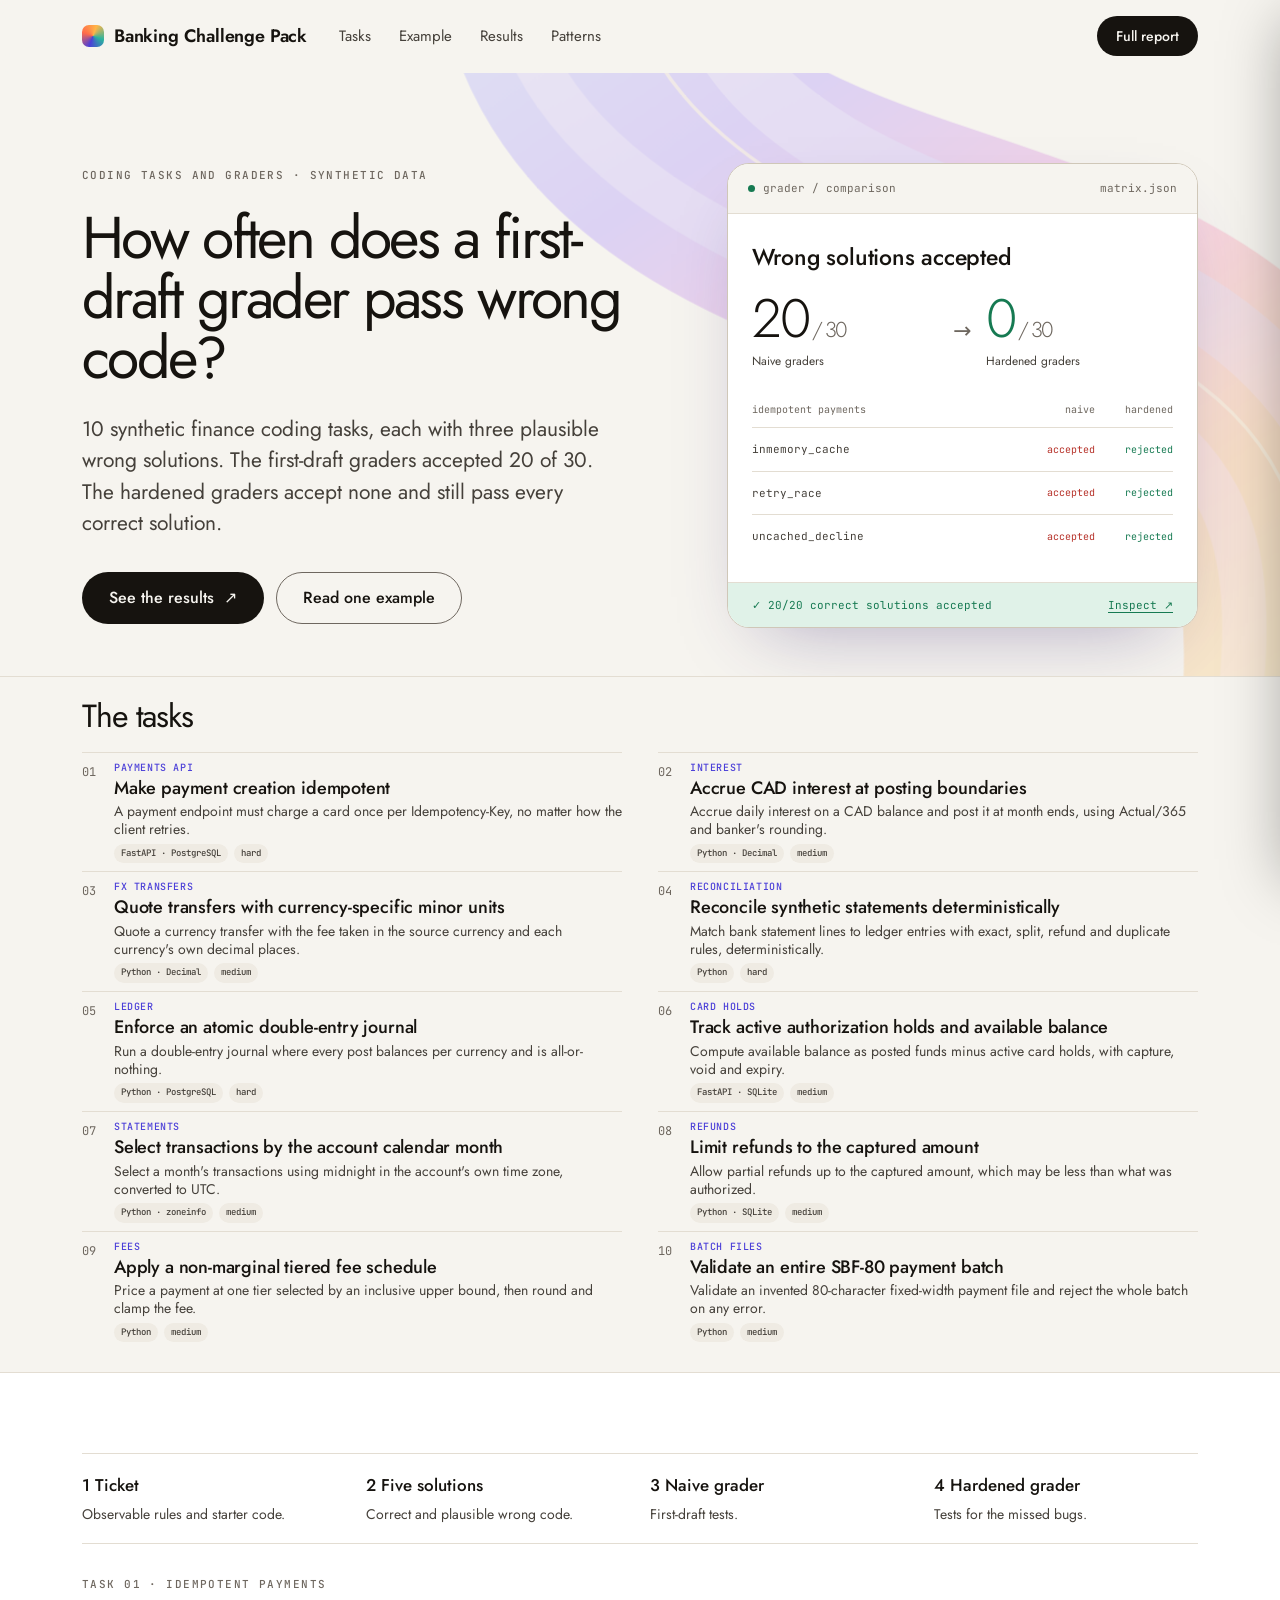
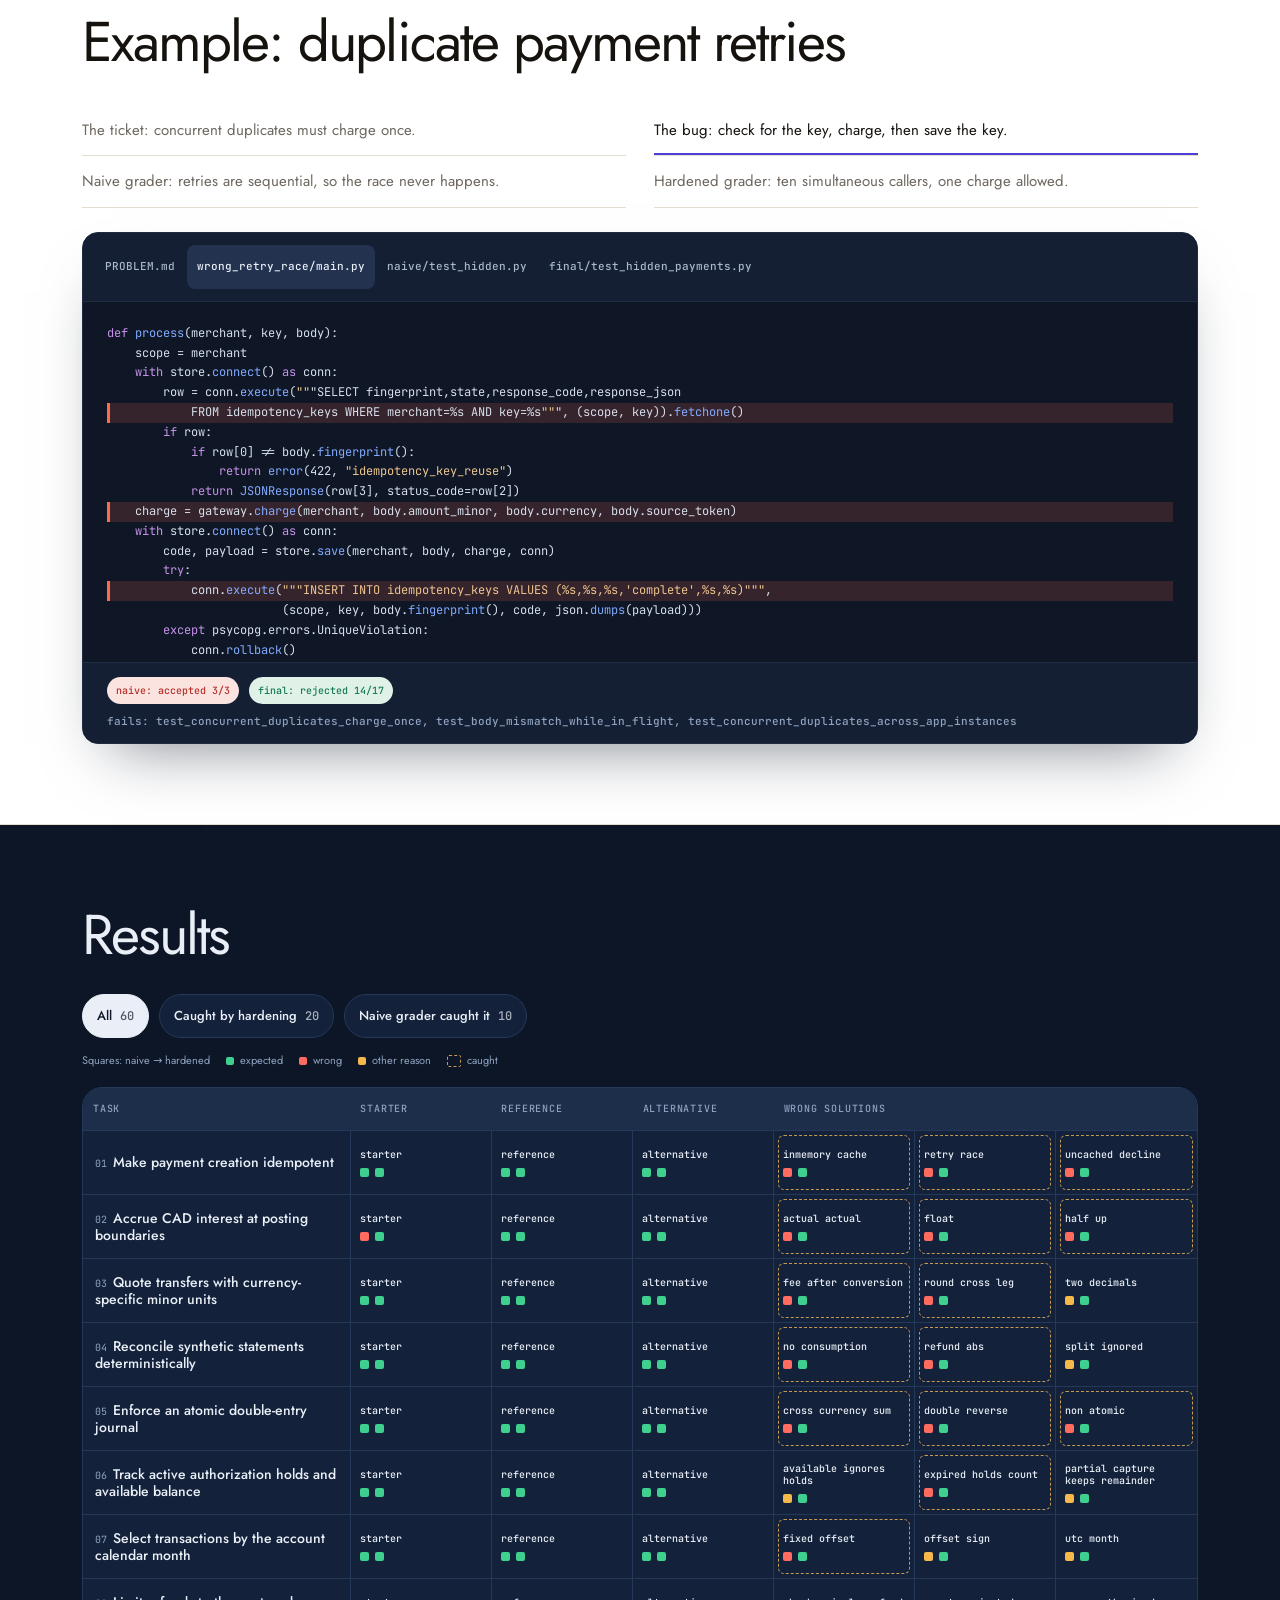
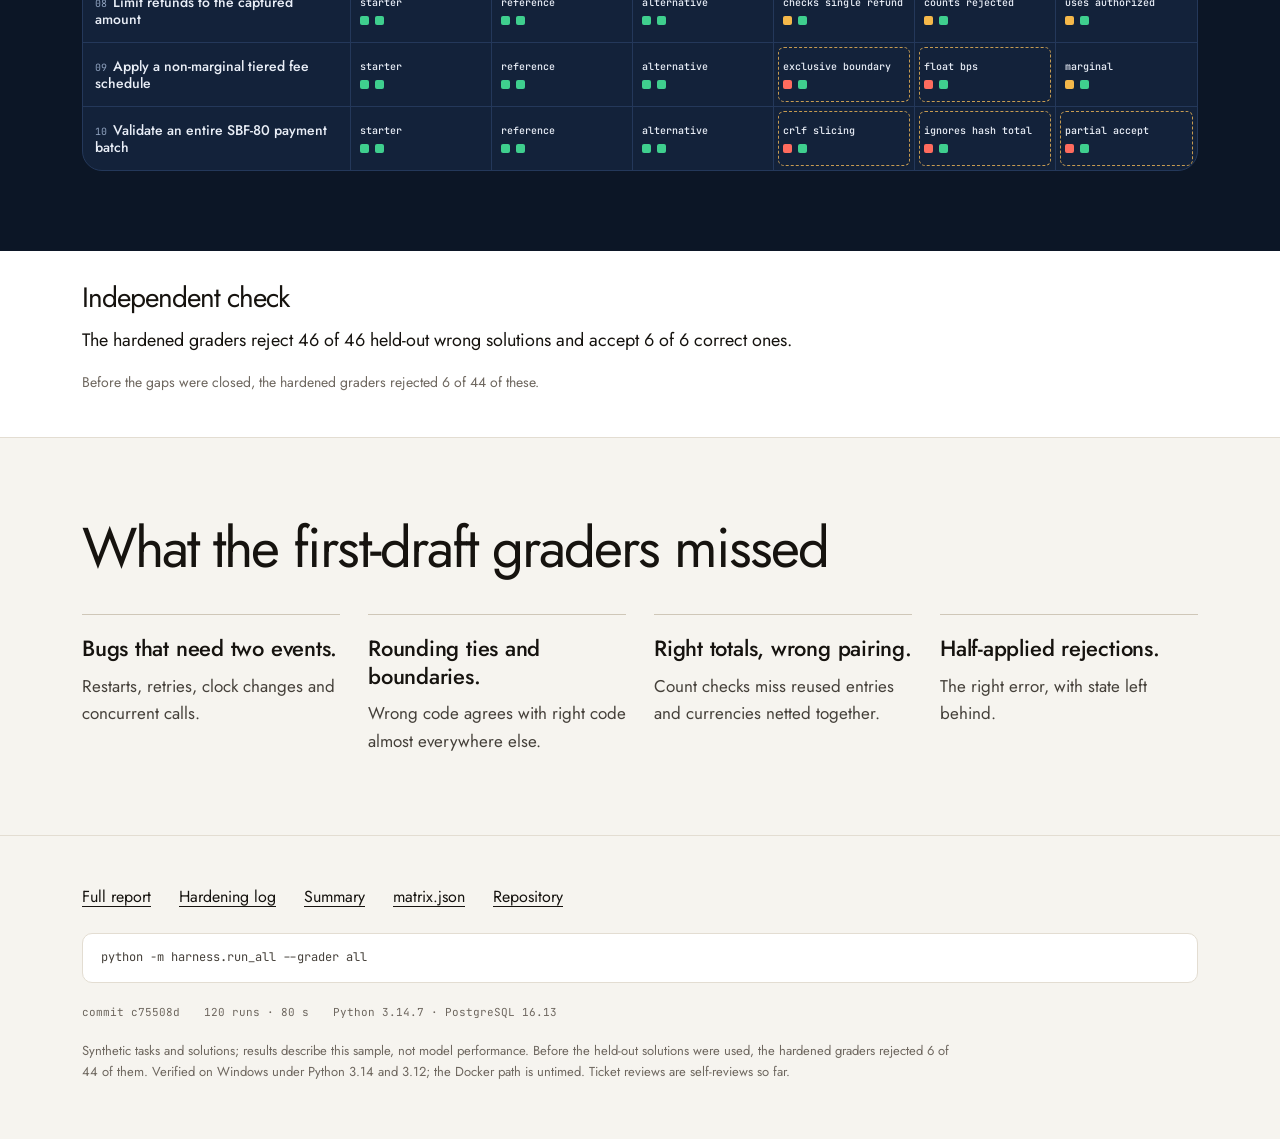
<file: site/index.html>
<!doctype html>
<html lang="en">
<head>
<meta charset="utf-8">
<meta name="viewport" content="width=device-width, initial-scale=1">
<title>BankingBench</title>
<meta name="description" content="Synthetic finance coding tasks, each graded twice, showing which wrong solutions a naive grader lets through and how hardening catches them.">
<link rel="stylesheet" href="assets/shared.css">
</head>
<body class="no-js">
<a class="skip" href="#tasks">Skip to content</a>
<nav class="top" aria-label="Primary"><div class="wrap">
  <a class="brand" href="#top"><i aria-hidden="true"></i><span>Banking Challenge<span class="pack"> Pack</span></span></a>
  <ul><li class="nav-tasks"><a href="#tasks">Tasks</a></li><li><a href="#example">Example</a></li><li><a href="#matrix">Results</a></li><li><a href="#patterns">Patterns</a></li></ul>
  <a class="btn primary" id="navcta" href="../results/final/report.html">Full report</a>
</div></nav>

<main id="top">
<header class="hero">
  <div class="ribbon" aria-hidden="true">
<svg viewBox="0 0 1000 900" fill="none" xmlns="http://www.w3.org/2000/svg">
<defs>
<linearGradient id="wave" x1="250" y1="0" x2="840" y2="850" gradientUnits="userSpaceOnUse"><stop stop-color="#a4baff"/><stop offset=".3" stop-color="#9c7aff"/><stop offset=".55" stop-color="#f77dc8"/><stop offset=".78" stop-color="#ffac64"/><stop offset="1" stop-color="#f7ce73"/></linearGradient>
<linearGradient id="edge" x1="500" y1="0" x2="900" y2="800" gradientUnits="userSpaceOnUse"><stop stop-color="#d2c4ff"/><stop offset=".4" stop-color="#b39aff"/><stop offset=".7" stop-color="#ffb2b2"/><stop offset="1" stop-color="#ffd39c"/></linearGradient>
</defs>
<g class="wave"><path d="M 340 -180 C 280 100 330 220 630 320 S 1080 470 950 1000" stroke="url(#wave)" stroke-width="240"/><path d="M 280 -180 C 220 100 270 245 600 365 S 1000 510 870 1000" stroke="url(#edge)" stroke-width="40" opacity=".8"/></g>
<g class="wave echo"><path d="M 480 -160 C 370 110 470 210 730 300 S 1130 520 1000 1000" stroke="url(#edge)" stroke-width="58" opacity=".8"/><path d="M 400 -160 C 310 120 410 230 685 340 S 1070 510 935 1000" stroke="#ffebc3" stroke-width="3" opacity=".7"/></g>
</svg></div>
<div class="wrap">
<div class="hero-grid"><div>
<p class="eyebrow">Coding tasks and graders · synthetic data</p>
<h1>How often does a first-draft grader pass wrong code?</h1>
<p class="intro" id="hero-intro"></p>
<div class="ctas"><a class="btn primary" href="#matrix">See the results <span class="arrow" aria-hidden="true">↗</span></a><a class="btn ghost" href="#example">Read one example</a></div>
</div><div class="preview" id="hero-preview" aria-label="A preview of the measured grader results"></div></div>
</div>
</header>

<section class="task-overview" id="tasks"><div class="wrap"><h2>The tasks</h2><ol class="task-list"><li><a href="tasks/01_idempotent_payments.html"><span class="task-number">01</span><div><span class="task-area">Payments API</span><h3>Make payment creation idempotent</h3><p>A payment endpoint must charge a card once per Idempotency-Key, no matter how the client retries.</p><div class="tags"><span class="tag">FastAPI · PostgreSQL</span><span class="tag">hard</span></div></div></a></li><li><a href="tasks/02_interest_accrual.html"><span class="task-number">02</span><div><span class="task-area">Interest</span><h3>Accrue CAD interest at posting boundaries</h3><p>Accrue daily interest on a CAD balance and post it at month ends, using Actual/365 and banker&#x27;s rounding.</p><div class="tags"><span class="tag">Python · Decimal</span><span class="tag">medium</span></div></div></a></li><li><a href="tasks/03_fx_quotes.html"><span class="task-number">03</span><div><span class="task-area">FX transfers</span><h3>Quote transfers with currency-specific minor units</h3><p>Quote a currency transfer with the fee taken in the source currency and each currency&#x27;s own decimal places.</p><div class="tags"><span class="tag">Python · Decimal</span><span class="tag">medium</span></div></div></a></li><li><a href="tasks/04_ledger_reconciliation.html"><span class="task-number">04</span><div><span class="task-area">Reconciliation</span><h3>Reconcile synthetic statements deterministically</h3><p>Match bank statement lines to ledger entries with exact, split, refund and duplicate rules, deterministically.</p><div class="tags"><span class="tag">Python</span><span class="tag">hard</span></div></div></a></li><li><a href="tasks/05_double_entry.html"><span class="task-number">05</span><div><span class="task-area">Ledger</span><h3>Enforce an atomic double-entry journal</h3><p>Run a double-entry journal where every post balances per currency and is all-or-nothing.</p><div class="tags"><span class="tag">Python · PostgreSQL</span><span class="tag">hard</span></div></div></a></li><li><a href="tasks/06_available_balance.html"><span class="task-number">06</span><div><span class="task-area">Card holds</span><h3>Track active authorization holds and available balance</h3><p>Compute available balance as posted funds minus active card holds, with capture, void and expiry.</p><div class="tags"><span class="tag">FastAPI · SQLite</span><span class="tag">medium</span></div></div></a></li><li><a href="tasks/07_statement_periods.html"><span class="task-number">07</span><div><span class="task-area">Statements</span><h3>Select transactions by the account calendar month</h3><p>Select a month&#x27;s transactions using midnight in the account&#x27;s own time zone, converted to UTC.</p><div class="tags"><span class="tag">Python · zoneinfo</span><span class="tag">medium</span></div></div></a></li><li><a href="tasks/08_refund_limits.html"><span class="task-number">08</span><div><span class="task-area">Refunds</span><h3>Limit refunds to the captured amount</h3><p>Allow partial refunds up to the captured amount, which may be less than what was authorized.</p><div class="tags"><span class="tag">Python · SQLite</span><span class="tag">medium</span></div></div></a></li><li><a href="tasks/09_tiered_fees.html"><span class="task-number">09</span><div><span class="task-area">Fees</span><h3>Apply a non-marginal tiered fee schedule</h3><p>Price a payment at one tier selected by an inclusive upper bound, then round and clamp the fee.</p><div class="tags"><span class="tag">Python</span><span class="tag">medium</span></div></div></a></li><li><a href="tasks/10_batch_parser.html"><span class="task-number">10</span><div><span class="task-area">Batch files</span><h3>Validate an entire SBF-80 payment batch</h3><p>Validate an invented 80-character fixed-width payment file and reject the whole batch on any error.</p><div class="tags"><span class="tag">Python</span><span class="tag">medium</span></div></div></a></li></ol></div></section>

<section class="example" id="example"><div class="wrap">
  <ol class="process" aria-label="How it works">
    <li><b>1 Ticket</b><span>Observable rules and starter code.</span></li>
    <li><b id="solution-count">2 Solutions</b><span>Correct and plausible wrong code.</span></li>
    <li><b>3 Naive grader</b><span>First-draft tests.</span></li>
    <li><b>4 Hardened grader</b><span>Tests for the missed bugs.</span></li>
  </ol>
  <p class="eyebrow">Task 01 · idempotent payments</p>
  <h2 class="reveal">Example: duplicate payment retries</h2>
  <div class="exgrid">
    <div class="exnotes">
      <ol role="tablist" aria-orientation="vertical" aria-label="Example steps" id="exsteps">
        <li role="presentation"><button class="step-tab" role="tab" id="step-0" aria-controls="pane-0" data-pane="0" aria-selected="true" tabindex="0">The ticket: concurrent duplicates must charge once.</button></li>
        <li role="presentation"><button class="step-tab" role="tab" id="step-1" aria-controls="pane-1" data-pane="1" aria-selected="false" tabindex="-1">The bug: check for the key, charge, then save the key.</button></li>
        <li role="presentation"><button class="step-tab" role="tab" id="step-2" aria-controls="pane-2" data-pane="2" aria-selected="false" tabindex="-1">Naive grader: retries are sequential, so the race never happens.</button></li>
        <li role="presentation"><button class="step-tab" role="tab" id="step-3" aria-controls="pane-3" data-pane="3" aria-selected="false" tabindex="-1">Hardened grader: ten simultaneous callers, one charge allowed.</button></li>
      </ol>
    </div>
    <div class="window">
      <div class="bar"><i></i><i></i><i></i>
        <div class="tabs" role="tablist" aria-label="Files" id="extabs">
          <button class="tab" role="tab" id="file-0" aria-controls="pane-0" tabindex="0" data-pane="0" aria-selected="true">PROBLEM.md</button>
          <button class="tab" role="tab" id="file-1" aria-controls="pane-1" tabindex="-1" data-pane="1" aria-selected="false">wrong_retry_race/main.py</button>
          <button class="tab" role="tab" id="file-2" aria-controls="pane-2" tabindex="-1" data-pane="2" aria-selected="false">naive/test_hidden.py</button>
          <button class="tab" role="tab" id="file-3" aria-controls="pane-3" tabindex="-1" data-pane="3" aria-selected="false">final/test_hidden_payments.py</button>
        </div>
      </div>
      <div class="pane on" id="pane-0" role="tabpanel" aria-labelledby="step-0 file-0" tabindex="0" data-pane="0"><div class="prose" id="ex-rule"></div></div>
      <div class="pane" id="pane-1" role="tabpanel" aria-labelledby="step-1 file-1" tabindex="0" data-pane="1"><pre tabindex="0" aria-label="Python source code" id="ex-wrong"></pre></div>
      <div class="pane" id="pane-2" role="tabpanel" aria-labelledby="step-2 file-2" tabindex="0" data-pane="2"><pre tabindex="0" aria-label="Python source code" id="ex-naive"></pre></div>
      <div class="pane" id="pane-3" role="tabpanel" aria-labelledby="step-3 file-3" tabindex="0" data-pane="3"><pre tabindex="0" aria-label="Python source code" id="ex-final"></pre></div>
      <div class="verdict" id="ex-verdict"></div>
    </div>
  </div>
</div></section>

<section class="night" id="matrix"><div class="wrap">
  <h2 class="reveal">Results</h2>
  <div class="toolbar" role="group" aria-label="Filter the matrix" id="filters"></div>
  <div class="mx"><div class="mx-scroll"><table id="mx" aria-label="Solution verdicts by task and grader" aria-describedby="mxlegend"></table></div></div>
  <div class="task-cards" id="task-cards" aria-label="Results by task"></div>
  <span class="sr" id="mxstatus" role="status"></span>
</div></section>

<section class="heldout-summary" id="heldout"><div class="wrap"><h2>Independent check</h2><p>The hardened graders reject 46 of 46 held-out wrong solutions and accept 6 of 6 correct ones.</p><p class="heldout-baseline">Before the gaps were closed, the hardened graders rejected 6 of 44 of these.</p></div></section>

<section id="patterns"><div class="wrap">
  <h2 class="reveal">What the first-draft graders missed</h2>
  <div class="bento" id="bento"></div>
</div></section>

<footer class="fine"><div class="wrap">
  <div class="footer-links" aria-label="Evidence">
    <a href="../results/final/report.html">Full report</a>
    <a href="https://github.com/PranavThukral/bankingbench/blob/main/analysis/findings.md">Hardening log</a>
    <a href="https://github.com/PranavThukral/bankingbench/blob/main/docs/SUMMARY.md">Summary</a>
    <a href="../results/final/matrix.json">matrix.json</a>
    <a id="repolink" hidden>Repository</a>
  </div>
  <code class="rerun">python -m harness.run_all --grader all</code>
  <div class="runline" id="runline"></div>
  <p>Synthetic tasks and solutions; results describe this sample, not model performance. Before the held-out solutions were used, the hardened graders rejected 6 of 44 of them. Verified on Windows under Python 3.14 and 3.12; the Docker path is untimed. Ticket reviews are self-reviews so far.</p>
</div></footer>
</main>

<div class="scrim" id="scrim"></div>
<aside class="drawer" id="drawer" role="dialog" aria-modal="true" aria-labelledby="dr-title" aria-describedby="dr-desc" aria-hidden="true" inert>
  <button class="close" id="dr-close" aria-label="Close">×</button>
  <header><code id="dr-task"></code><h3 id="dr-title"></h3><p id="dr-desc"></p></header>
  <div class="body" id="dr-body"></div>
</aside>

<script>
const DATA = {"meta":{"git_sha":"c75508d","dirty":false,"generated_at":"2026-10-22T21:51:48.206859+00:00","wall_s":79.574,"env":{"python":"3.14.7","postgres":"16.13","hypothesis_profile":"ci","platform":"Windows-11-10.0.26200-SP0"}},"runs":[{"task":"01_idempotent_payments","variant":"starter","kind":"starter","grader":"naive","verdict":"ok","outcome":"FAIL","tests":{"total":3,"passed":1,"failed":2,"errors":0,"skipped":0},"failed_tests":["test_hidden::test_retry","test_hidden::test_missing_key"],"must_fail_hit":[],"duration_s":2.594,"predicted_naive":"","stderr_tail":"    def test_retry():\n        gateway = FakeGateway()\n        client = TestClient(create_app(os.environ[\"DATABASE_URL\"], gateway))\n        kwargs = dict(headers={\"X-Merchant-Id\": \"merchant_retry\", \"Idempotency-Key\": str(uuid4())},\n                      json={\"amount_minor\": 100, \"currency\": \"CAD\", \"source_token\": \"token_retry\"})\n        first = client.post(\"/v1/payments\", **kwargs)\n        second = client.post(\"/v1/payments\", **kwargs)\n        assert second.status_code == first.status_code == 201\n\u003e       assert second.json() == first.json()\nE       AssertionError: assert {'amount_mino...t_retry', ...} == {'amount_mino...t_retry', ...}\nE         \nE         Omitting 4 identical items, use -vv to show\nE         Differing items:\nE         {'charge_id': 'd15d03d2-5793-48ab-b775-30c7dc75fd60'} != {'charge_id': 'a4053a58-8ff4-4397-844f-66820ff1fec0'}\nE         {'payment_id': 'e4c0decc-d46d-4c6f-9496-22f194756215'} != {'payment_id': '636c5b84-dfc8-45f9-a50f-f08f0bc5296e'}\nE         Use -v to get more diff\n\n..\\grader\\test_hidden.py:24: AssertionError\n______________________________ test_missing_key _______________________________\n\n    def test_missing_key():\n        client = TestClient(create_app(os.environ[\"DATABASE_URL\"], FakeGateway()))\n        response = client.post(\"/v1/payments\", headers={\"X-Merchant-Id\": \"merchant_none\"},\n                               json={\"amount_minor\": 100, \"currency\": \"CAD\", \"source_token\": \"token\"})\n\u003e       assert response.status_code == 400\nE       assert 201 == 400\nE        +  where 201 = \u003cResponse [201 Created]\u003e.status_code\n\n..\\grader\\test_hidden.py:32: AssertionError\n============================== warnings summary ===============================\n..\\..\\..\\..\\Programs\\Python\\Python314\\Lib\\site-packages\\fastapi\\testclient.py:1\n  C:\\Users\\User\\AppData\\Local\\Programs\\Python\\Python314\\Lib\\site-packages\\fastapi\\testclient.py:1: StarletteDeprecationWarning: Using `httpx` with `starlette.testclient` is deprecated; install `httpx2` instead.\n    from starlette.testclient import TestClient as TestClient  # noqa\n\n-- Docs: https://docs.pytest.org/en/stable/how-to/capture-warnings.html\n- generated xml file: C:\\Users\\User\\AppData\\Local\\Temp\\bcp\\run_nw1dyle5\\junit.xml -\n=========================== short test summary info ===========================\nFAILED ..\\grader\\test_hidden.py::test_retry - AssertionError: assert {'amount...\nFAILED ..\\grader\\test_hidden.py::test_missing_key - assert 201 == 400\n2 failed, 1 passed, 1 warning in 0.95s"},{"task":"01_idempotent_payments","variant":"starter","kind":"starter","grader":"final","verdict":"ok","outcome":"FAIL","tests":{"total":17,"passed":2,"failed":15,"errors":0,"skipped":0},"failed_tests":["test_hidden_payments::test_sequential_retry","test_hidden_payments::test_concurrent_duplicates_charge_once","test_hidden_payments::test_body_mismatch[change0]","test_hidden_payments::test_body_mismatch[change1]","test_hidden_payments::test_body_mismatch[change2]","test_hidden_payments::test_decline_replayed","test_hidden_payments::test_body_mismatch_while_in_flight","test_hidden_payments::test_replay_survives_app_restart","test_hidden_payments::test_required_key[None]","test_hidden_payments::test_required_key[]","test_hidden_payments::test_required_key[[base64]]","test_hidden_payments::test_valid_key_lengths_and_reordered_body[1]","test_hidden_payments::test_valid_key_lengths_and_reordered_body[100]","test_hidden_payments::test_valid_key_lengths_and_reordered_body[255]","test_hidden_payments::test_concurrent_duplicates_across_app_instances"],"must_fail_hit":[],"duration_s":5.191,"predicted_naive":"","stderr_tail":"_ _ _ _ _ _ _ _ _ _ _ _ _ _ _ _ _ _ _ _ _ _ _ _ _ _ _ _ _ _ _ _ _ _ _ _ _ _ _ _\n\nfirst = \u003cResponse [201 Created]\u003e, second = \u003cResponse [201 Created]\u003e\n\n    def same(first, second):\n        assert first.status_code == second.status_code\n\u003e       assert first.json() == second.json()\nE       AssertionError: assert {'amount_mino...t_alpha', ...} == {'amount_mino...t_alpha', ...}\nE         \nE         Omitting 4 identical items, use -vv to show\nE         Differing items:\nE         {'charge_id': 'fd39eeee-362a-4747-b2eb-1af04a1182c4'} != {'charge_id': 'd266ff39-fc9b-4852-b281-be83c4e93e0e'}\nE         {'payment_id': '213ac379-7414-4837-afbb-66a2632bf0b2'} != {'payment_id': '52c0b256-17b2-4fcc-9ab0-b482f0ac9253'}\nE         Use -v to get more diff\n\n..\\grader\\test_hidden_payments.py:35: AssertionError\n============================== warnings summary ===============================\n..\\..\\..\\..\\Programs\\Python\\Python314\\Lib\\site-packages\\fastapi\\testclient.py:1\n  C:\\Users\\User\\AppData\\Local\\Programs\\Python\\Python314\\Lib\\site-packages\\fastapi\\testclient.py:1: StarletteDeprecationWarning: Using `httpx` with `starlette.testclient` is deprecated; install `httpx2` instead.\n    from starlette.testclient import TestClient as TestClient  # noqa\n\n-- Docs: https://docs.pytest.org/en/stable/how-to/capture-warnings.html\n- generated xml file: C:\\Users\\User\\AppData\\Local\\Temp\\bcp\\run_zlv6xmis\\junit.xml -\n=========================== short test summary info ===========================\nFAILED ..\\grader\\test_hidden_payments.py::test_sequential_retry - AssertionEr...\nFAILED ..\\grader\\test_hidden_payments.py::test_concurrent_duplicates_charge_once\nFAILED ..\\grader\\test_hidden_payments.py::test_body_mismatch[change0] - asser...\nFAILED ..\\grader\\test_hidden_payments.py::test_body_mismatch[change1] - asser...\nFAILED ..\\grader\\test_hidden_payments.py::test_body_mismatch[change2] - asser...\nFAILED ..\\grader\\test_hidden_payments.py::test_decline_replayed - AssertionEr...\nFAILED ..\\grader\\test_hidden_payments.py::test_body_mismatch_while_in_flight\nFAILED ..\\grader\\test_hidden_payments.py::test_replay_survives_app_restart - ...\nFAILED ..\\grader\\test_hidden_payments.py::test_required_key[None] - assert 20...\nFAILED ..\\grader\\test_hidden_payments.py::test_required_key[] - assert 201 ==...\nFAILED ..\\grader\\test_hidden_payments.py::test_required_key[[base64]]\nFAILED ..\\grader\\test_hidden_payments.py::test_valid_key_lengths_and_reordered_body[1]\nFAILED ..\\grader\\test_hidden_payments.py::test_valid_key_lengths_and_reordered_body[100]\nFAILED ..\\grader\\test_hidden_payments.py::test_valid_key_lengths_and_reordered_body[255]\nFAILED ..\\grader\\test_hidden_payments.py::test_concurrent_duplicates_across_app_instances\n15 failed, 2 passed, 1 warning in 3.97s"},{"task":"01_idempotent_payments","variant":"reference","kind":"reference","grader":"naive","verdict":"ok","outcome":"PASS","tests":{"total":3,"passed":3,"failed":0,"errors":0,"skipped":0},"failed_tests":[],"must_fail_hit":[],"duration_s":1.932,"predicted_naive":"","stderr_tail":"...                                                                      [100%]\n============================== warnings summary ===============================\n..\\..\\..\\..\\Programs\\Python\\Python314\\Lib\\site-packages\\fastapi\\testclient.py:1\n  C:\\Users\\User\\AppData\\Local\\Programs\\Python\\Python314\\Lib\\site-packages\\fastapi\\testclient.py:1: StarletteDeprecationWarning: Using `httpx` with `starlette.testclient` is deprecated; install `httpx2` instead.\n    from starlette.testclient import TestClient as TestClient  # noqa\n\n-- Docs: https://docs.pytest.org/en/stable/how-to/capture-warnings.html\n- generated xml file: C:\\Users\\User\\AppData\\Local\\Temp\\bcp\\run_f77xlw15\\junit.xml -\n3 passed, 1 warning in 0.64s"},{"task":"01_idempotent_payments","variant":"reference","kind":"reference","grader":"final","verdict":"ok","outcome":"PASS","tests":{"total":17,"passed":17,"failed":0,"errors":0,"skipped":0},"failed_tests":[],"must_fail_hit":[],"duration_s":10.685,"predicted_naive":"","stderr_tail":".................                                                        [100%]\n============================== warnings summary ===============================\n..\\..\\..\\..\\Programs\\Python\\Python314\\Lib\\site-packages\\fastapi\\testclient.py:1\n  C:\\Users\\User\\AppData\\Local\\Programs\\Python\\Python314\\Lib\\site-packages\\fastapi\\testclient.py:1: StarletteDeprecationWarning: Using `httpx` with `starlette.testclient` is deprecated; install `httpx2` instead.\n    from starlette.testclient import TestClient as TestClient  # noqa\n\n-- Docs: https://docs.pytest.org/en/stable/how-to/capture-warnings.html\n- generated xml file: C:\\Users\\User\\AppData\\Local\\Temp\\bcp\\run_8vn9kc_4\\junit.xml -\n17 passed, 1 warning in 9.29s"},{"task":"01_idempotent_payments","variant":"alt_valid","kind":"alt_valid","grader":"naive","verdict":"ok","outcome":"PASS","tests":{"total":3,"passed":3,"failed":0,"errors":0,"skipped":0},"failed_tests":[],"must_fail_hit":[],"duration_s":1.496,"predicted_naive":"","stderr_tail":"...                                                                      [100%]\n============================== warnings summary ===============================\n..\\..\\..\\..\\Programs\\Python\\Python314\\Lib\\site-packages\\fastapi\\testclient.py:1\n  C:\\Users\\User\\AppData\\Local\\Programs\\Python\\Python314\\Lib\\site-packages\\fastapi\\testclient.py:1: StarletteDeprecationWarning: Using `httpx` with `starlette.testclient` is deprecated; install `httpx2` instead.\n    from starlette.testclient import TestClient as TestClient  # noqa\n\n-- Docs: https://docs.pytest.org/en/stable/how-to/capture-warnings.html\n- generated xml file: C:\\Users\\User\\AppData\\Local\\Temp\\bcp\\run_keypjkng\\junit.xml -\n3 passed, 1 warning in 0.72s"},{"task":"01_idempotent_payments","variant":"alt_valid","kind":"alt_valid","grader":"final","verdict":"ok","outcome":"PASS","tests":{"total":17,"passed":17,"failed":0,"errors":0,"skipped":0},"failed_tests":[],"must_fail_hit":[],"duration_s":9.563,"predicted_naive":"","stderr_tail":".................                                                        [100%]\n============================== warnings summary ===============================\n..\\..\\..\\..\\Programs\\Python\\Python314\\Lib\\site-packages\\fastapi\\testclient.py:1\n  C:\\Users\\User\\AppData\\Local\\Programs\\Python\\Python314\\Lib\\site-packages\\fastapi\\testclient.py:1: StarletteDeprecationWarning: Using `httpx` with `starlette.testclient` is deprecated; install `httpx2` instead.\n    from starlette.testclient import TestClient as TestClient  # noqa\n\n-- Docs: https://docs.pytest.org/en/stable/how-to/capture-warnings.html\n- generated xml file: C:\\Users\\User\\AppData\\Local\\Temp\\bcp\\run_vrtv9ow1\\junit.xml -\n17 passed, 1 warning in 7.91s"},{"task":"01_idempotent_payments","variant":"wrong_retry_race","kind":"wrong","grader":"naive","verdict":"false_pass","outcome":"PASS","tests":{"total":3,"passed":3,"failed":0,"errors":0,"skipped":0},"failed_tests":[],"must_fail_hit":[],"duration_s":1.358,"predicted_naive":"false_pass","stderr_tail":"...                                                                      [100%]\n============================== warnings summary ===============================\n..\\..\\..\\..\\Programs\\Python\\Python314\\Lib\\site-packages\\fastapi\\testclient.py:1\n  C:\\Users\\User\\AppData\\Local\\Programs\\Python\\Python314\\Lib\\site-packages\\fastapi\\testclient.py:1: StarletteDeprecationWarning: Using `httpx` with `starlette.testclient` is deprecated; install `httpx2` instead.\n    from starlette.testclient import TestClient as TestClient  # noqa\n\n-- Docs: https://docs.pytest.org/en/stable/how-to/capture-warnings.html\n- generated xml file: C:\\Users\\User\\AppData\\Local\\Temp\\bcp\\run_pn4q7na8\\junit.xml -\n3 passed, 1 warning in 0.69s"},{"task":"01_idempotent_payments","variant":"wrong_retry_race","kind":"wrong","grader":"final","verdict":"ok","outcome":"FAIL","tests":{"total":17,"passed":14,"failed":3,"errors":0,"skipped":0},"failed_tests":["test_hidden_payments::test_concurrent_duplicates_charge_once","test_hidden_payments::test_body_mismatch_while_in_flight","test_hidden_payments::test_concurrent_duplicates_across_app_instances"],"must_fail_hit":["test_concurrent_duplicates_charge_once"],"duration_s":7.187,"predicted_naive":"false_pass","stderr_tail":"                    barrier = threading.Barrier(8, timeout=15)\n    \n                    def call(index):\n                        barrier.wait()\n                        return client.post([left, right][index % 2] + \"/v1/payments\", **args)\n    \n                    responses = list(pool.map(call, range(8)))\n                    successes = [r for r in responses if r.status_code == 201]\n                    assert successes, [r.status_code for r in responses]\n                    for response in responses:\n                        if response.status_code == 409:\n                            assert response.json()[\"error\"][\"code\"] == \"idempotency_request_in_progress\"\n                        else:\n\u003e                           same(successes[0], response)\n\n..\\grader\\test_hidden_payments.py:227: \n_ _ _ _ _ _ _ _ _ _ _ _ _ _ _ _ _ _ _ _ _ _ _ _ _ _ _ _ _ _ _ _ _ _ _ _ _ _ _ _\n\nfirst = \u003cResponse [201 Created]\u003e\nsecond = \u003cResponse [500 Internal Server Error]\u003e\n\n    def same(first, second):\n\u003e       assert first.status_code == second.status_code\nE       assert 201 == 500\nE        +  where 201 = \u003cResponse [201 Created]\u003e.status_code\nE        +  and   500 = \u003cResponse [500 Internal Server Error]\u003e.status_code\n\n..\\grader\\test_hidden_payments.py:34: AssertionError\n============================== warnings summary ===============================\n..\\..\\..\\..\\Programs\\Python\\Python314\\Lib\\site-packages\\fastapi\\testclient.py:1\n  C:\\Users\\User\\AppData\\Local\\Programs\\Python\\Python314\\Lib\\site-packages\\fastapi\\testclient.py:1: StarletteDeprecationWarning: Using `httpx` with `starlette.testclient` is deprecated; install `httpx2` instead.\n    from starlette.testclient import TestClient as TestClient  # noqa\n\n-- Docs: https://docs.pytest.org/en/stable/how-to/capture-warnings.html\n- generated xml file: C:\\Users\\User\\AppData\\Local\\Temp\\bcp\\run_vx501z65\\junit.xml -\n=========================== short test summary info ===========================\nFAILED ..\\grader\\test_hidden_payments.py::test_concurrent_duplicates_charge_once\nFAILED ..\\grader\\test_hidden_payments.py::test_body_mismatch_while_in_flight\nFAILED ..\\grader\\test_hidden_payments.py::test_concurrent_duplicates_across_app_instances\n3 failed, 14 passed, 1 warning in 5.59s"},{"task":"01_idempotent_payments","variant":"wrong_uncached_decline","kind":"wrong","grader":"naive","verdict":"false_pass","outcome":"PASS","tests":{"total":3,"passed":3,"failed":0,"errors":0,"skipped":0},"failed_tests":[],"must_fail_hit":[],"duration_s":1.432,"predicted_naive":"false_pass","stderr_tail":"...                                                                      [100%]\n============================== warnings summary ===============================\n..\\..\\..\\..\\Programs\\Python\\Python314\\Lib\\site-packages\\fastapi\\testclient.py:1\n  C:\\Users\\User\\AppData\\Local\\Programs\\Python\\Python314\\Lib\\site-packages\\fastapi\\testclient.py:1: StarletteDeprecationWarning: Using `httpx` with `starlette.testclient` is deprecated; install `httpx2` instead.\n    from starlette.testclient import TestClient as TestClient  # noqa\n\n-- Docs: https://docs.pytest.org/en/stable/how-to/capture-warnings.html\n- generated xml file: C:\\Users\\User\\AppData\\Local\\Temp\\bcp\\run_yngzjs1_\\junit.xml -\n3 passed, 1 warning in 0.58s"},{"task":"01_idempotent_payments","variant":"wrong_uncached_decline","kind":"wrong","grader":"final","verdict":"ok","outcome":"FAIL","tests":{"total":17,"passed":16,"failed":1,"errors":0,"skipped":0},"failed_tests":["test_hidden_payments::test_decline_replayed"],"must_fail_hit":["test_decline_replayed"],"duration_s":8.994,"predicted_naive":"false_pass","stderr_tail":"......F..........                                                        [100%]\n================================== FAILURES ===================================\n____________________________ test_decline_replayed ____________________________\n\ndatabase_url = 'user=bcp_01_idempotent_payments__wrong_uncached_dec_654_u dbname=bcp_01_idempotent_payments__wrong_uncached_dec_654310eedde4 host=localhost port=54329 password=NdI7LWLaxkm4iSTWzV3qS0Ds'\n\n    def test_decline_replayed(database_url):\n        gateway = Gateway(declined=True)\n        client = TestClient(create_app(database_url, gateway))\n        args = request()\n        first = client.post(\"/v1/payments\", **args)\n        assert first.status_code == 402\n        assert first.json()[\"error\"][\"code\"] == \"card_declined\"\n        same(first, client.post(\"/v1/payments\", **args))\n\u003e       assert len(gateway.calls) == 1\nE       AssertionError: assert 2 == 1\nE        +  where 2 = len([('merchant_alpha', 1250, 'CAD', 'token_synthetic'), ('merchant_alpha', 1250, 'CAD', 'token_synthetic')])\nE        +    where [('merchant_alpha', 1250, 'CAD', 'token_synthetic'), ('merchant_alpha', 1250, 'CAD', 'token_synthetic')] = \u003ctest_hidden_payments.Gateway object at 0x000001BFBB743790\u003e.calls\n\n..\\grader\\test_hidden_payments.py:113: AssertionError\n============================== warnings summary ===============================\n..\\..\\..\\..\\Programs\\Python\\Python314\\Lib\\site-packages\\fastapi\\testclient.py:1\n  C:\\Users\\User\\AppData\\Local\\Programs\\Python\\Python314\\Lib\\site-packages\\fastapi\\testclient.py:1: StarletteDeprecationWarning: Using `httpx` with `starlette.testclient` is deprecated; install `httpx2` instead.\n    from starlette.testclient import TestClient as TestClient  # noqa\n\n-- Docs: https://docs.pytest.org/en/stable/how-to/capture-warnings.html\n- generated xml file: C:\\Users\\User\\AppData\\Local\\Temp\\bcp\\run_f59hd8u2\\junit.xml -\n=========================== short test summary info ===========================\nFAILED ..\\grader\\test_hidden_payments.py::test_decline_replayed - AssertionEr...\n1 failed, 16 passed, 1 warning in 8.33s"},{"task":"01_idempotent_payments","variant":"wrong_inmemory_cache","kind":"wrong","grader":"naive","verdict":"false_pass","outcome":"PASS","tests":{"total":3,"passed":3,"failed":0,"errors":0,"skipped":0},"failed_tests":[],"must_fail_hit":[],"duration_s":1.787,"predicted_naive":"false_pass","stderr_tail":"...                                                                      [100%]\n============================== warnings summary ===============================\n..\\..\\..\\..\\Programs\\Python\\Python314\\Lib\\site-packages\\fastapi\\testclient.py:1\n  C:\\Users\\User\\AppData\\Local\\Programs\\Python\\Python314\\Lib\\site-packages\\fastapi\\testclient.py:1: StarletteDeprecationWarning: Using `httpx` with `starlette.testclient` is deprecated; install `httpx2` instead.\n    from starlette.testclient import TestClient as TestClient  # noqa\n\n-- Docs: https://docs.pytest.org/en/stable/how-to/capture-warnings.html\n- generated xml file: C:\\Users\\User\\AppData\\Local\\Temp\\bcp\\run_vgk1gtxd\\junit.xml -\n3 passed, 1 warning in 0.71s"},{"task":"01_idempotent_payments","variant":"wrong_inmemory_cache","kind":"wrong","grader":"final","verdict":"ok","outcome":"FAIL","tests":{"total":17,"passed":15,"failed":2,"errors":0,"skipped":0},"failed_tests":["test_hidden_payments::test_replay_survives_app_restart","test_hidden_payments::test_concurrent_duplicates_across_app_instances"],"must_fail_hit":["test_replay_survives_app_restart"],"duration_s":6.121,"predicted_naive":"false_pass","stderr_tail":"                        barrier.wait()\n                        return client.post([left, right][index % 2] + \"/v1/payments\", **args)\n    \n                    responses = list(pool.map(call, range(8)))\n                    successes = [r for r in responses if r.status_code == 201]\n                    assert successes, [r.status_code for r in responses]\n                    for response in responses:\n                        if response.status_code == 409:\n                            assert response.json()[\"error\"][\"code\"] == \"idempotency_request_in_progress\"\n                        else:\n\u003e                           same(successes[0], response)\n\n..\\grader\\test_hidden_payments.py:227: \n_ _ _ _ _ _ _ _ _ _ _ _ _ _ _ _ _ _ _ _ _ _ _ _ _ _ _ _ _ _ _ _ _ _ _ _ _ _ _ _\n\nfirst = \u003cResponse [201 Created]\u003e, second = \u003cResponse [201 Created]\u003e\n\n    def same(first, second):\n        assert first.status_code == second.status_code\n\u003e       assert first.json() == second.json()\nE       AssertionError: assert {'amount_mino...t_alpha', ...} == {'amount_mino...t_alpha', ...}\nE         \nE         Omitting 4 identical items, use -vv to show\nE         Differing items:\nE         {'charge_id': '1773f353-f4a5-473a-ac31-f40452de564a'} != {'charge_id': '65240c24-3115-4ca3-9996-5ee9c43c459e'}\nE         {'payment_id': 'a5a8de47-5586-4d10-b85f-820ad75ad37b'} != {'payment_id': 'e2fe76b5-469e-41b7-a66c-0279e393216f'}\nE         Use -v to get more diff\n\n..\\grader\\test_hidden_payments.py:35: AssertionError\n============================== warnings summary ===============================\n..\\..\\..\\..\\Programs\\Python\\Python314\\Lib\\site-packages\\fastapi\\testclient.py:1\n  C:\\Users\\User\\AppData\\Local\\Programs\\Python\\Python314\\Lib\\site-packages\\fastapi\\testclient.py:1: StarletteDeprecationWarning: Using `httpx` with `starlette.testclient` is deprecated; install `httpx2` instead.\n    from starlette.testclient import TestClient as TestClient  # noqa\n\n-- Docs: https://docs.pytest.org/en/stable/how-to/capture-warnings.html\n- generated xml file: C:\\Users\\User\\AppData\\Local\\Temp\\bcp\\run_f5aei643\\junit.xml -\n=========================== short test summary info ===========================\nFAILED ..\\grader\\test_hidden_payments.py::test_replay_survives_app_restart - ...\nFAILED ..\\grader\\test_hidden_payments.py::test_concurrent_duplicates_across_app_instances\n2 failed, 15 passed, 1 warning in 5.35s"},{"task":"02_interest_accrual","variant":"starter","kind":"starter","grader":"naive","verdict":"false_pass","outcome":"PASS","tests":{"total":4,"passed":4,"failed":0,"errors":0,"skipped":0},"failed_tests":[],"must_fail_hit":[],"duration_s":0.75,"predicted_naive":"","stderr_tail":"....                                                                     [100%]\n- generated xml file: C:\\Users\\User\\AppData\\Local\\Temp\\bcp\\run_5i6d48ew\\junit.xml -\n4 passed in 0.03s"},{"task":"02_interest_accrual","variant":"starter","kind":"starter","grader":"final","verdict":"ok","outcome":"FAIL","tests":{"total":33,"passed":24,"failed":9,"errors":0,"skipped":0},"failed_tests":["test_hidden_interest::test_half_cent_ties_bankers[50-0.0365-1]","test_hidden_interest::test_half_cent_ties_bankers[73-0.025-1]","test_hidden_interest::test_half_cent_ties_bankers[25-0.0365-2]","test_hidden_interest::test_half_cent_ties_bankers[237250.00-0.0001-1]","test_hidden_interest::test_half_cent_ties_bankers[237250.00-0.0001-29]","test_hidden_interest::test_large_principal_exact[simple_monthly]","test_hidden_interest::test_large_principal_exact[daily_compound]","test_hidden_interest::test_leap_and_partial","test_hidden_interest::test_accrual_properties"],"must_fail_hit":[],"duration_s":1.002,"predicted_naive":"","stderr_tail":"..\\grader\\test_hidden_interest.py:95: in test_accrual_properties\n    rows = check(principal, annual_rate, start, end, method)\n           ^^^^^^^^^^^^^^^^^^^^^^^^^^^^^^^^^^^^^^^^^^^^^^^^^\n_ _ _ _ _ _ _ _ _ _ _ _ _ _ _ _ _ _ _ _ _ _ _ _ _ _ _ _ _ _ _ _ _ _ _ _ _ _ _ _\n\nprincipal = Decimal('5573.85'), rate = Decimal('0.1500')\nstart = datetime.date(2024, 1, 13), end = datetime.date(2024, 2, 17)\nmethod = 'simple_monthly'\n\n    def check(principal, rate, start, end, method):\n        rows = accrue(principal, rate, start, end, method)\n        for row in rows:\n            assert_money(row.interest)\n            assert_money(row.balance)\n\u003e       assert [(r.posting_date, r.interest, r.balance) for r in rows] == oracle(principal, rate, start, end, method)\nE       AssertionError: assert [(datetime.da...l('5617.37'))] == [(datetime.da...l('5654.31'))]\nE         \nE         Right contains one more item: (datetime.date(2024, 2, 16), Decimal('36.94'), Decimal('5654.31'))\nE         Use -v to get more diff\nE       Failing test case: test_accrual_properties(\nE           cents=557385,\nE           rate=1500,\nE           offset=12,\nE           days=35,\nE           method='simple_monthly',\nE       )\n\n..\\grader\\test_hidden_interest.py:34: AssertionError\n- generated xml file: C:\\Users\\User\\AppData\\Local\\Temp\\bcp\\run__fa9icp6\\junit.xml -\n=========================== short test summary info ===========================\nFAILED ..\\grader\\test_hidden_interest.py::test_half_cent_ties_bankers[50-0.0365-1]\nFAILED ..\\grader\\test_hidden_interest.py::test_half_cent_ties_bankers[73-0.025-1]\nFAILED ..\\grader\\test_hidden_interest.py::test_half_cent_ties_bankers[25-0.0365-2]\nFAILED ..\\grader\\test_hidden_interest.py::test_half_cent_ties_bankers[237250.00-0.0001-1]\nFAILED ..\\grader\\test_hidden_interest.py::test_half_cent_ties_bankers[237250.00-0.0001-29]\nFAILED ..\\grader\\test_hidden_interest.py::test_large_principal_exact[simple_monthly]\nFAILED ..\\grader\\test_hidden_interest.py::test_large_principal_exact[daily_compound]\nFAILED ..\\grader\\test_hidden_interest.py::test_leap_and_partial - AssertionEr...\nFAILED ..\\grader\\test_hidden_interest.py::test_accrual_properties - Assertion...\n9 failed, 24 passed in 0.23s"},{"task":"02_interest_accrual","variant":"reference","kind":"reference","grader":"naive","verdict":"ok","outcome":"PASS","tests":{"total":4,"passed":4,"failed":0,"errors":0,"skipped":0},"failed_tests":[],"must_fail_hit":[],"duration_s":0.798,"predicted_naive":"","stderr_tail":"....                                                                     [100%]\n- generated xml file: C:\\Users\\User\\AppData\\Local\\Temp\\bcp\\run_0d3lpkcz\\junit.xml -\n4 passed in 0.03s"},{"task":"02_interest_accrual","variant":"reference","kind":"reference","grader":"final","verdict":"ok","outcome":"PASS","tests":{"total":33,"passed":33,"failed":0,"errors":0,"skipped":0},"failed_tests":[],"must_fail_hit":[],"duration_s":1.203,"predicted_naive":"","stderr_tail":".................................                                        [100%]\n- generated xml file: C:\\Users\\User\\AppData\\Local\\Temp\\bcp\\run_gngprbsr\\junit.xml -\n33 passed in 0.48s"},{"task":"02_interest_accrual","variant":"alt_valid","kind":"alt_valid","grader":"naive","verdict":"ok","outcome":"PASS","tests":{"total":4,"passed":4,"failed":0,"errors":0,"skipped":0},"failed_tests":[],"must_fail_hit":[],"duration_s":0.711,"predicted_naive":"","stderr_tail":"....                                                                     [100%]\n- generated xml file: C:\\Users\\User\\AppData\\Local\\Temp\\bcp\\run_9vpw220q\\junit.xml -\n4 passed in 0.03s"},{"task":"02_interest_accrual","variant":"alt_valid","kind":"alt_valid","grader":"final","verdict":"ok","outcome":"PASS","tests":{"total":33,"passed":33,"failed":0,"errors":0,"skipped":0},"failed_tests":[],"must_fail_hit":[],"duration_s":0.905,"predicted_naive":"","stderr_tail":".................................                                        [100%]\n- generated xml file: C:\\Users\\User\\AppData\\Local\\Temp\\bcp\\run_r8vq9kl9\\junit.xml -\n33 passed in 0.31s"},{"task":"02_interest_accrual","variant":"wrong_float","kind":"wrong","grader":"naive","verdict":"false_pass","outcome":"PASS","tests":{"total":4,"passed":4,"failed":0,"errors":0,"skipped":0},"failed_tests":[],"must_fail_hit":[],"duration_s":0.489,"predicted_naive":"false_pass","stderr_tail":"....                                                                     [100%]\n- generated xml file: C:\\Users\\User\\AppData\\Local\\Temp\\bcp\\run_g_krp4wo\\junit.xml -\n4 passed in 0.02s"},{"task":"02_interest_accrual","variant":"wrong_float","kind":"wrong","grader":"final","verdict":"ok","outcome":"FAIL","tests":{"total":33,"passed":28,"failed":5,"errors":0,"skipped":0},"failed_tests":["test_hidden_interest::test_half_cent_ties_bankers[50-0.0365-1]","test_hidden_interest::test_half_cent_ties_bankers[73-0.025-1]","test_hidden_interest::test_half_cent_ties_bankers[25-0.0365-2]","test_hidden_interest::test_half_cent_ties_bankers[237250.00-0.0001-1]","test_hidden_interest::test_half_cent_ties_bankers[237250.00-0.0001-29]"],"must_fail_hit":["test_half_cent_ties_bankers"],"duration_s":0.78,"predicted_naive":"false_pass","stderr_tail":"______________ test_half_cent_ties_bankers[237250.00-0.0001-29] _______________\n\nprincipal = '237250.00', rate = '0.0001', days = 29\n\n    @pytest.mark.parametrize(\"principal,rate,days\", [\n        (\"50\", \"0.0365\", 1), (\"73\", \"0.025\", 1), (\"25\", \"0.0365\", 2),\n        (\"237250.00\", \"0.0001\", 1), (\"237250.00\", \"0.0001\", 29),\n        (\"237250.00\", \"0.0001\", 31),\n    ])\n    def test_half_cent_ties_bankers(principal, rate, days):\n        # Search output from tools/find_ties.py, independently cross-checked with Fraction.\n\u003e       check(D(principal), D(rate), date(2026, 1, 1), date(2026, 1, 1) + timedelta(days=days), \"simple_monthly\")\n\n..\\grader\\test_hidden_interest.py:46: \n_ _ _ _ _ _ _ _ _ _ _ _ _ _ _ _ _ _ _ _ _ _ _ _ _ _ _ _ _ _ _ _ _ _ _ _ _ _ _ _\n\nprincipal = Decimal('237250.00'), rate = Decimal('0.0001')\nstart = datetime.date(2026, 1, 1), end = datetime.date(2026, 1, 30)\nmethod = 'simple_monthly'\n\n    def check(principal, rate, start, end, method):\n        rows = accrue(principal, rate, start, end, method)\n        for row in rows:\n            assert_money(row.interest)\n            assert_money(row.balance)\n\u003e       assert [(r.posting_date, r.interest, r.balance) for r in rows] == oracle(principal, rate, start, end, method)\nE       AssertionError: assert [(datetime.da...'237251.89'))] == [(datetime.da...'237251.88'))]\nE         \nE         At index 0 diff: (datetime.date(2026, 1, 29), Decimal('1.89'), Decimal('237251.89')) != (datetime.date(2026, 1, 29), Decimal('1.88'), Decimal('237251.88'))\nE         Use -v to get more diff\n\n..\\grader\\test_hidden_interest.py:34: AssertionError\n- generated xml file: C:\\Users\\User\\AppData\\Local\\Temp\\bcp\\run_r810n6ex\\junit.xml -\n=========================== short test summary info ===========================\nFAILED ..\\grader\\test_hidden_interest.py::test_half_cent_ties_bankers[50-0.0365-1]\nFAILED ..\\grader\\test_hidden_interest.py::test_half_cent_ties_bankers[73-0.025-1]\nFAILED ..\\grader\\test_hidden_interest.py::test_half_cent_ties_bankers[25-0.0365-2]\nFAILED ..\\grader\\test_hidden_interest.py::test_half_cent_ties_bankers[237250.00-0.0001-1]\nFAILED ..\\grader\\test_hidden_interest.py::test_half_cent_ties_bankers[237250.00-0.0001-29]\n5 failed, 28 passed in 0.31s"},{"task":"02_interest_accrual","variant":"wrong_half_up","kind":"wrong","grader":"naive","verdict":"false_pass","outcome":"PASS","tests":{"total":4,"passed":4,"failed":0,"errors":0,"skipped":0},"failed_tests":[],"must_fail_hit":[],"duration_s":0.455,"predicted_naive":"false_pass","stderr_tail":"....                                                                     [100%]\n- generated xml file: C:\\Users\\User\\AppData\\Local\\Temp\\bcp\\run_kg9x67z1\\junit.xml -\n4 passed in 0.02s"},{"task":"02_interest_accrual","variant":"wrong_half_up","kind":"wrong","grader":"final","verdict":"ok","outcome":"FAIL","tests":{"total":33,"passed":28,"failed":5,"errors":0,"skipped":0},"failed_tests":["test_hidden_interest::test_half_cent_ties_bankers[50-0.0365-1]","test_hidden_interest::test_half_cent_ties_bankers[73-0.025-1]","test_hidden_interest::test_half_cent_ties_bankers[25-0.0365-2]","test_hidden_interest::test_half_cent_ties_bankers[237250.00-0.0001-1]","test_hidden_interest::test_half_cent_ties_bankers[237250.00-0.0001-29]"],"must_fail_hit":["test_half_cent_ties_bankers"],"duration_s":0.813,"predicted_naive":"false_pass","stderr_tail":"______________ test_half_cent_ties_bankers[237250.00-0.0001-29] _______________\n\nprincipal = '237250.00', rate = '0.0001', days = 29\n\n    @pytest.mark.parametrize(\"principal,rate,days\", [\n        (\"50\", \"0.0365\", 1), (\"73\", \"0.025\", 1), (\"25\", \"0.0365\", 2),\n        (\"237250.00\", \"0.0001\", 1), (\"237250.00\", \"0.0001\", 29),\n        (\"237250.00\", \"0.0001\", 31),\n    ])\n    def test_half_cent_ties_bankers(principal, rate, days):\n        # Search output from tools/find_ties.py, independently cross-checked with Fraction.\n\u003e       check(D(principal), D(rate), date(2026, 1, 1), date(2026, 1, 1) + timedelta(days=days), \"simple_monthly\")\n\n..\\grader\\test_hidden_interest.py:46: \n_ _ _ _ _ _ _ _ _ _ _ _ _ _ _ _ _ _ _ _ _ _ _ _ _ _ _ _ _ _ _ _ _ _ _ _ _ _ _ _\n\nprincipal = Decimal('237250.00'), rate = Decimal('0.0001')\nstart = datetime.date(2026, 1, 1), end = datetime.date(2026, 1, 30)\nmethod = 'simple_monthly'\n\n    def check(principal, rate, start, end, method):\n        rows = accrue(principal, rate, start, end, method)\n        for row in rows:\n            assert_money(row.interest)\n            assert_money(row.balance)\n\u003e       assert [(r.posting_date, r.interest, r.balance) for r in rows] == oracle(principal, rate, start, end, method)\nE       AssertionError: assert [(datetime.da...'237251.89'))] == [(datetime.da...'237251.88'))]\nE         \nE         At index 0 diff: (datetime.date(2026, 1, 29), Decimal('1.89'), Decimal('237251.89')) != (datetime.date(2026, 1, 29), Decimal('1.88'), Decimal('237251.88'))\nE         Use -v to get more diff\n\n..\\grader\\test_hidden_interest.py:34: AssertionError\n- generated xml file: C:\\Users\\User\\AppData\\Local\\Temp\\bcp\\run_3fbiawui\\junit.xml -\n=========================== short test summary info ===========================\nFAILED ..\\grader\\test_hidden_interest.py::test_half_cent_ties_bankers[50-0.0365-1]\nFAILED ..\\grader\\test_hidden_interest.py::test_half_cent_ties_bankers[73-0.025-1]\nFAILED ..\\grader\\test_hidden_interest.py::test_half_cent_ties_bankers[25-0.0365-2]\nFAILED ..\\grader\\test_hidden_interest.py::test_half_cent_ties_bankers[237250.00-0.0001-1]\nFAILED ..\\grader\\test_hidden_interest.py::test_half_cent_ties_bankers[237250.00-0.0001-29]\n5 failed, 28 passed in 0.33s"},{"task":"02_interest_accrual","variant":"wrong_actual_actual","kind":"wrong","grader":"naive","verdict":"false_pass","outcome":"PASS","tests":{"total":4,"passed":4,"failed":0,"errors":0,"skipped":0},"failed_tests":[],"must_fail_hit":[],"duration_s":0.471,"predicted_naive":"false_pass","stderr_tail":"....                                                                     [100%]\n- generated xml file: C:\\Users\\User\\AppData\\Local\\Temp\\bcp\\run_315f0338\\junit.xml -\n4 passed in 0.02s"},{"task":"02_interest_accrual","variant":"wrong_actual_actual","kind":"wrong","grader":"final","verdict":"ok","outcome":"FAIL","tests":{"total":33,"passed":29,"failed":4,"errors":0,"skipped":0},"failed_tests":["test_hidden_interest::test_large_principal_exact[simple_monthly]","test_hidden_interest::test_large_principal_exact[daily_compound]","test_hidden_interest::test_leap_and_partial","test_hidden_interest::test_accrual_properties"],"must_fail_hit":["test_leap_and_partial","test_large_principal_exact","test_accrual_properties"],"duration_s":0.536,"predicted_naive":"false_pass","stderr_tail":"                   ^^^\n           method=st.sampled_from([\"simple_monthly\", \"daily_compound\"]))\n\n..\\grader\\test_hidden_interest.py:89: \n_ _ _ _ _ _ _ _ _ _ _ _ _ _ _ _ _ _ _ _ _ _ _ _ _ _ _ _ _ _ _ _ _ _ _ _ _ _ _ _\n..\\grader\\test_hidden_interest.py:95: in test_accrual_properties\n    rows = check(principal, annual_rate, start, end, method)\n           ^^^^^^^^^^^^^^^^^^^^^^^^^^^^^^^^^^^^^^^^^^^^^^^^^\n_ _ _ _ _ _ _ _ _ _ _ _ _ _ _ _ _ _ _ _ _ _ _ _ _ _ _ _ _ _ _ _ _ _ _ _ _ _ _ _\n\nprincipal = Decimal('5573.85'), rate = Decimal('0.1500')\nstart = datetime.date(2024, 1, 13), end = datetime.date(2024, 2, 17)\nmethod = 'simple_monthly'\n\n    def check(principal, rate, start, end, method):\n        rows = accrue(principal, rate, start, end, method)\n        for row in rows:\n            assert_money(row.interest)\n            assert_money(row.balance)\n\u003e       assert [(r.posting_date, r.interest, r.balance) for r in rows] == oracle(principal, rate, start, end, method)\nE       AssertionError: assert [(datetime.da...l('5654.08'))] == [(datetime.da...l('5654.31'))]\nE         \nE         At index 0 diff: (datetime.date(2024, 1, 31), Decimal('43.40'), Decimal('5617.25')) != (datetime.date(2024, 1, 31), Decimal('43.52'), Decimal('5617.37'))\nE         Use -v to get more diff\nE       Failing test case: test_accrual_properties(\nE           cents=557385,\nE           rate=1500,\nE           offset=12,\nE           days=35,\nE           method='simple_monthly',\nE       )\n\n..\\grader\\test_hidden_interest.py:34: AssertionError\n- generated xml file: C:\\Users\\User\\AppData\\Local\\Temp\\bcp\\run_a95hbscd\\junit.xml -\n=========================== short test summary info ===========================\nFAILED ..\\grader\\test_hidden_interest.py::test_large_principal_exact[simple_monthly]\nFAILED ..\\grader\\test_hidden_interest.py::test_large_principal_exact[daily_compound]\nFAILED ..\\grader\\test_hidden_interest.py::test_leap_and_partial - AssertionEr...\nFAILED ..\\grader\\test_hidden_interest.py::test_accrual_properties - Assertion...\n4 failed, 29 passed in 0.10s"},{"task":"03_fx_quotes","variant":"starter","kind":"starter","grader":"naive","verdict":"ok","outcome":"FAIL","tests":{"total":4,"passed":1,"failed":3,"errors":0,"skipped":0},"failed_tests":["test_hidden::test_direct_cad_usd","test_hidden::test_ticket_example_cross_quote","test_hidden::test_ticket_example_zero_decimal_currency"],"must_fail_hit":[],"duration_s":0.499,"predicted_naive":"","stderr_tail":"The above exception was the direct cause of the following exception:\n\n    def test_ticket_example_cross_quote():\n        rates = {(\"GBP\", \"USD\"): D(\"1.25\"), (\"USD\", \"CAD\"): D(\"1.40\")}\n\u003e       result = quote_transfer(20000, \"GBP\", \"CAD\", rates, 50)\n                 ^^^^^^^^^^^^^^^^^^^^^^^^^^^^^^^^^^^^^^^^^^^^^^\n\n..\\grader\\test_hidden.py:14: \n_ _ _ _ _ _ _ _ _ _ _ _ _ _ _ _ _ _ _ _ _ _ _ _ _ _ _ _ _ _ _ _ _ _ _ _ _ _ _ _\n\namount_minor = 20000, src = 'GBP', dst = 'CAD'\nrates = {('GBP', 'USD'): Decimal('1.25'), ('USD', 'CAD'): Decimal('1.40')}\nfee_bps = 50\n\n    def quote_transfer(amount_minor, src, dst, rates, fee_bps):\n        validate(amount_minor, src, dst, fee_bps)\n        try:\n            rate = rates[src, dst]\n        except KeyError as exc:\n\u003e           raise RateUnavailable((src, dst)) from exc\nE           fx.models.RateUnavailable: ('GBP', 'CAD')\n\nfx\\quote.py:12: RateUnavailable\n__________________ test_ticket_example_zero_decimal_currency __________________\n\n    def test_ticket_example_zero_decimal_currency():\n        result = quote_transfer(5000, \"CAD\", \"JPY\", {(\"CAD\", \"JPY\"): D(\"110\")}, 0)\n\u003e       assert (result.fee_minor, result.converted_minor) == (0, 5500)\nE       assert (0, 550000) == (0, 5500)\nE         \nE         At index 1 diff: 550000 != 5500\nE         Use -v to get more diff\n\n..\\grader\\test_hidden.py:22: AssertionError\n- generated xml file: C:\\Users\\User\\AppData\\Local\\Temp\\bcp\\run_vd2dl9ix\\junit.xml -\n=========================== short test summary info ===========================\nFAILED ..\\grader\\test_hidden.py::test_direct_cad_usd - AssertionError: assert...\nFAILED ..\\grader\\test_hidden.py::test_ticket_example_cross_quote - fx.models....\nFAILED ..\\grader\\test_hidden.py::test_ticket_example_zero_decimal_currency - ...\n3 failed, 1 passed in 0.05s"},{"task":"03_fx_quotes","variant":"starter","kind":"starter","grader":"final","verdict":"ok","outcome":"FAIL","tests":{"total":22,"passed":16,"failed":6,"errors":0,"skipped":0},"failed_tests":["test_hidden_fx::test_jpy_and_kwd_units","test_hidden_fx::test_cross_has_no_intermediate_rounding","test_hidden_fx::test_source_fee_before_conversion","test_hidden_fx::test_full_precision_cross_rate[1.23456789-1.34567891]","test_hidden_fx::test_full_precision_cross_rate[1.12345678901234567890123456789-1.98765432109876543210987654321]","test_hidden_fx::test_exact_scaling_and_monotonicity"],"must_fail_hit":[],"duration_s":0.687,"predicted_naive":"","stderr_tail":"..\\grader\\test_hidden_fx.py:94: in test_exact_scaling_and_monotonicity\n    first = check(amount, src, dst, rates, bps)\n            ^^^^^^^^^^^^^^^^^^^^^^^^^^^^^^^^^^^\n_ _ _ _ _ _ _ _ _ _ _ _ _ _ _ _ _ _ _ _ _ _ _ _ _ _ _ _ _ _ _ _ _ _ _ _ _ _ _ _\n\namount = 533000, src = 'JPY', dst = 'KWD'\nrates = {('JPY', 'KWD'): Decimal('0.0389')}, bps = 161\n\n    def check(amount, src, dst, rates, bps):\n        before = dict(rates)\n        result = quote_transfer(amount, src, dst, rates, bps)\n        path = (src, dst) if (src, dst) in rates else (src, \"USD\", dst)\n        rate = Fraction(1)\n        for pair in zip(path, path[1:]):\n            rate *= Fraction(rates[pair])\n        fee = nearest(Fraction(amount * bps, 10000))\n        converted = nearest(Fraction(amount - fee, 10**UNITS[src]) * rate * 10**UNITS[dst])\n        assert type(result.fee_minor) is type(result.converted_minor) is int\n        assert result.fee_minor == fee\n\u003e       assert result.converted_minor == converted\nE       AssertionError: assert 20734 == 20399899\nE        +  where 20734 = Quote(fee_minor=8581, converted_minor=20734, rate_used=Decimal('0.0389'), path=('JPY', 'KWD')).converted_minor\nE       Failing test case: test_exact_scaling_and_monotonicity(\nE           amount=533000,\nE           extra=712,\nE           units=389,\nE           bps=161,\nE           pair=('JPY', 'KWD'),\nE       )\n\n..\\grader\\test_hidden_fx.py:26: AssertionError\n- generated xml file: C:\\Users\\User\\AppData\\Local\\Temp\\bcp\\run_w_t94yoy\\junit.xml -\n=========================== short test summary info ===========================\nFAILED ..\\grader\\test_hidden_fx.py::test_jpy_and_kwd_units - AssertionError: ...\nFAILED ..\\grader\\test_hidden_fx.py::test_cross_has_no_intermediate_rounding\nFAILED ..\\grader\\test_hidden_fx.py::test_source_fee_before_conversion - Asser...\nFAILED ..\\grader\\test_hidden_fx.py::test_full_precision_cross_rate[1.23456789-1.34567891]\nFAILED ..\\grader\\test_hidden_fx.py::test_full_precision_cross_rate[1.12345678901234567890123456789-1.98765432109876543210987654321]\nFAILED ..\\grader\\test_hidden_fx.py::test_exact_scaling_and_monotonicity - Ass...\n6 failed, 16 passed in 0.25s"},{"task":"03_fx_quotes","variant":"reference","kind":"reference","grader":"naive","verdict":"ok","outcome":"PASS","tests":{"total":4,"passed":4,"failed":0,"errors":0,"skipped":0},"failed_tests":[],"must_fail_hit":[],"duration_s":0.448,"predicted_naive":"","stderr_tail":"....                                                                     [100%]\n- generated xml file: C:\\Users\\User\\AppData\\Local\\Temp\\bcp\\run_xesc96rd\\junit.xml -\n4 passed in 0.01s"},{"task":"03_fx_quotes","variant":"reference","kind":"reference","grader":"final","verdict":"ok","outcome":"PASS","tests":{"total":22,"passed":22,"failed":0,"errors":0,"skipped":0},"failed_tests":[],"must_fail_hit":[],"duration_s":0.759,"predicted_naive":"","stderr_tail":"......................                                                   [100%]\n- generated xml file: C:\\Users\\User\\AppData\\Local\\Temp\\bcp\\run__63alop2\\junit.xml -\n22 passed in 0.29s"},{"task":"03_fx_quotes","variant":"alt_valid","kind":"alt_valid","grader":"naive","verdict":"ok","outcome":"PASS","tests":{"total":4,"passed":4,"failed":0,"errors":0,"skipped":0},"failed_tests":[],"must_fail_hit":[],"duration_s":0.449,"predicted_naive":"","stderr_tail":"....                                                                     [100%]\n- generated xml file: C:\\Users\\User\\AppData\\Local\\Temp\\bcp\\run_1r15mjgr\\junit.xml -\n4 passed in 0.01s"},{"task":"03_fx_quotes","variant":"alt_valid","kind":"alt_valid","grader":"final","verdict":"ok","outcome":"PASS","tests":{"total":22,"passed":22,"failed":0,"errors":0,"skipped":0},"failed_tests":[],"must_fail_hit":[],"duration_s":0.754,"predicted_naive":"","stderr_tail":"......................                                                   [100%]\n- generated xml file: C:\\Users\\User\\AppData\\Local\\Temp\\bcp\\run_dlunvl9e\\junit.xml -\n22 passed in 0.31s"},{"task":"03_fx_quotes","variant":"wrong_two_decimals","kind":"wrong","grader":"naive","verdict":"ok_wrong_reason","outcome":"FAIL","tests":{"total":4,"passed":3,"failed":1,"errors":0,"skipped":0},"failed_tests":["test_hidden::test_ticket_example_zero_decimal_currency"],"must_fail_hit":[],"duration_s":0.488,"predicted_naive":"ok_wrong_reason","stderr_tail":"..F.                                                                     [100%]\n================================== FAILURES ===================================\n__________________ test_ticket_example_zero_decimal_currency __________________\n\n    def test_ticket_example_zero_decimal_currency():\n        result = quote_transfer(5000, \"CAD\", \"JPY\", {(\"CAD\", \"JPY\"): D(\"110\")}, 0)\n\u003e       assert (result.fee_minor, result.converted_minor) == (0, 5500)\nE       assert (0, 550000) == (0, 5500)\nE         \nE         At index 1 diff: 550000 != 5500\nE         Use -v to get more diff\n\n..\\grader\\test_hidden.py:22: AssertionError\n- generated xml file: C:\\Users\\User\\AppData\\Local\\Temp\\bcp\\run_crk3_cwz\\junit.xml -\n=========================== short test summary info ===========================\nFAILED ..\\grader\\test_hidden.py::test_ticket_example_zero_decimal_currency - ...\n1 failed, 3 passed in 0.05s"},{"task":"03_fx_quotes","variant":"wrong_two_decimals","kind":"wrong","grader":"final","verdict":"ok","outcome":"FAIL","tests":{"total":22,"passed":20,"failed":2,"errors":0,"skipped":0},"failed_tests":["test_hidden_fx::test_jpy_and_kwd_units","test_hidden_fx::test_exact_scaling_and_monotonicity"],"must_fail_hit":["test_jpy_and_kwd_units"],"duration_s":0.686,"predicted_naive":"ok_wrong_reason","stderr_tail":"                   ^^^\n\n..\\grader\\test_hidden_fx.py:90: \n_ _ _ _ _ _ _ _ _ _ _ _ _ _ _ _ _ _ _ _ _ _ _ _ _ _ _ _ _ _ _ _ _ _ _ _ _ _ _ _\n..\\grader\\test_hidden_fx.py:94: in test_exact_scaling_and_monotonicity\n    first = check(amount, src, dst, rates, bps)\n            ^^^^^^^^^^^^^^^^^^^^^^^^^^^^^^^^^^^\n_ _ _ _ _ _ _ _ _ _ _ _ _ _ _ _ _ _ _ _ _ _ _ _ _ _ _ _ _ _ _ _ _ _ _ _ _ _ _ _\n\namount = 533000, src = 'JPY', dst = 'KWD'\nrates = {('JPY', 'KWD'): Decimal('0.0389')}, bps = 161\n\n    def check(amount, src, dst, rates, bps):\n        before = dict(rates)\n        result = quote_transfer(amount, src, dst, rates, bps)\n        path = (src, dst) if (src, dst) in rates else (src, \"USD\", dst)\n        rate = Fraction(1)\n        for pair in zip(path, path[1:]):\n            rate *= Fraction(rates[pair])\n        fee = nearest(Fraction(amount * bps, 10000))\n        converted = nearest(Fraction(amount - fee, 10**UNITS[src]) * rate * 10**UNITS[dst])\n        assert type(result.fee_minor) is type(result.converted_minor) is int\n        assert result.fee_minor == fee\n\u003e       assert result.converted_minor == converted\nE       AssertionError: assert 20400 == 20399899\nE        +  where 20400 = Quote(fee_minor=8581, converted_minor=20400, rate_used=Decimal('0.0389'), path=('JPY', 'KWD')).converted_minor\nE       Failing test case: test_exact_scaling_and_monotonicity(\nE           amount=533000,\nE           extra=712,\nE           units=389,\nE           bps=161,\nE           pair=('JPY', 'KWD'),\nE       )\n\n..\\grader\\test_hidden_fx.py:26: AssertionError\n- generated xml file: C:\\Users\\User\\AppData\\Local\\Temp\\bcp\\run_m_xfckpl\\junit.xml -\n=========================== short test summary info ===========================\nFAILED ..\\grader\\test_hidden_fx.py::test_jpy_and_kwd_units - AssertionError: ...\nFAILED ..\\grader\\test_hidden_fx.py::test_exact_scaling_and_monotonicity - Ass...\n2 failed, 20 passed in 0.23s"},{"task":"03_fx_quotes","variant":"wrong_round_cross_leg","kind":"wrong","grader":"naive","verdict":"false_pass","outcome":"PASS","tests":{"total":4,"passed":4,"failed":0,"errors":0,"skipped":0},"failed_tests":[],"must_fail_hit":[],"duration_s":0.45,"predicted_naive":"false_pass","stderr_tail":"....                                                                     [100%]\n- generated xml file: C:\\Users\\User\\AppData\\Local\\Temp\\bcp\\run_sij0vysq\\junit.xml -\n4 passed in 0.01s"},{"task":"03_fx_quotes","variant":"wrong_round_cross_leg","kind":"wrong","grader":"final","verdict":"ok","outcome":"FAIL","tests":{"total":22,"passed":19,"failed":3,"errors":0,"skipped":0},"failed_tests":["test_hidden_fx::test_cross_has_no_intermediate_rounding","test_hidden_fx::test_full_precision_cross_rate[1.23456789-1.34567891]","test_hidden_fx::test_full_precision_cross_rate[1.12345678901234567890123456789-1.98765432109876543210987654321]"],"must_fail_hit":["test_cross_has_no_intermediate_rounding"],"duration_s":0.799,"predicted_naive":"false_pass","stderr_tail":"\nleft = '1.12345678901234567890123456789'\nright = '1.98765432109876543210987654321'\n\n    @pytest.mark.parametrize(\"left,right\", [\n        (\"1.23456789\", \"1.34567891\"),\n        (\"1.12345678901234567890123456789\", \"1.98765432109876543210987654321\"),\n    ])\n    def test_full_precision_cross_rate(left, right):\n\u003e       check(10**9, \"GBP\", \"CAD\", {(\"GBP\", \"USD\"): D(left), (\"USD\", \"CAD\"): D(right)}, 17)\n\n..\\grader\\test_hidden_fx.py:77: \n_ _ _ _ _ _ _ _ _ _ _ _ _ _ _ _ _ _ _ _ _ _ _ _ _ _ _ _ _ _ _ _ _ _ _ _ _ _ _ _\n\namount = 1000000000, src = 'GBP', dst = 'CAD'\nrates = {('GBP', 'USD'): Decimal('1.12345678901234567890123456789'), ('USD', 'CAD'): Decimal('1.98765432109876543210987654321')}\nbps = 17\n\n    def check(amount, src, dst, rates, bps):\n        before = dict(rates)\n        result = quote_transfer(amount, src, dst, rates, bps)\n        path = (src, dst) if (src, dst) in rates else (src, \"USD\", dst)\n        rate = Fraction(1)\n        for pair in zip(path, path[1:]):\n            rate *= Fraction(rates[pair])\n        fee = nearest(Fraction(amount * bps, 10000))\n        converted = nearest(Fraction(amount - fee, 10**UNITS[src]) * rate * 10**UNITS[dst])\n        assert type(result.fee_minor) is type(result.converted_minor) is int\n        assert result.fee_minor == fee\n\u003e       assert result.converted_minor == converted\nE       AssertionError: assert 2229247566 == 2229247567\nE        +  where 2229247566 = Quote(fee_minor=1700000, converted_minor=2229247566, rate_used=Decimal('2.2330437412481329062372961438336229233322374638011112635269'), path=('GBP', 'USD', 'CAD')).converted_minor\n\n..\\grader\\test_hidden_fx.py:26: AssertionError\n- generated xml file: C:\\Users\\User\\AppData\\Local\\Temp\\bcp\\run_edagtfro\\junit.xml -\n=========================== short test summary info ===========================\nFAILED ..\\grader\\test_hidden_fx.py::test_cross_has_no_intermediate_rounding\nFAILED ..\\grader\\test_hidden_fx.py::test_full_precision_cross_rate[1.23456789-1.34567891]\nFAILED ..\\grader\\test_hidden_fx.py::test_full_precision_cross_rate[1.12345678901234567890123456789-1.98765432109876543210987654321]\n3 failed, 19 passed in 0.35s"},{"task":"03_fx_quotes","variant":"wrong_fee_after_conversion","kind":"wrong","grader":"naive","verdict":"false_pass","outcome":"PASS","tests":{"total":4,"passed":4,"failed":0,"errors":0,"skipped":0},"failed_tests":[],"must_fail_hit":[],"duration_s":0.458,"predicted_naive":"false_pass","stderr_tail":"....                                                                     [100%]\n- generated xml file: C:\\Users\\User\\AppData\\Local\\Temp\\bcp\\run_nxd5tgg6\\junit.xml -\n4 passed in 0.01s"},{"task":"03_fx_quotes","variant":"wrong_fee_after_conversion","kind":"wrong","grader":"final","verdict":"ok","outcome":"FAIL","tests":{"total":22,"passed":18,"failed":4,"errors":0,"skipped":0},"failed_tests":["test_hidden_fx::test_jpy_and_kwd_units","test_hidden_fx::test_source_fee_before_conversion","test_hidden_fx::test_full_precision_cross_rate[1.23456789-1.34567891]","test_hidden_fx::test_exact_scaling_and_monotonicity"],"must_fail_hit":["test_source_fee_before_conversion"],"duration_s":0.685,"predicted_naive":"false_pass","stderr_tail":"..\\grader\\test_hidden_fx.py:90: \n_ _ _ _ _ _ _ _ _ _ _ _ _ _ _ _ _ _ _ _ _ _ _ _ _ _ _ _ _ _ _ _ _ _ _ _ _ _ _ _\n..\\grader\\test_hidden_fx.py:94: in test_exact_scaling_and_monotonicity\n    first = check(amount, src, dst, rates, bps)\n            ^^^^^^^^^^^^^^^^^^^^^^^^^^^^^^^^^^^\n_ _ _ _ _ _ _ _ _ _ _ _ _ _ _ _ _ _ _ _ _ _ _ _ _ _ _ _ _ _ _ _ _ _ _ _ _ _ _ _\n\namount = 533000, src = 'JPY', dst = 'KWD'\nrates = {('JPY', 'KWD'): Decimal('0.0389')}, bps = 161\n\n    def check(amount, src, dst, rates, bps):\n        before = dict(rates)\n        result = quote_transfer(amount, src, dst, rates, bps)\n        path = (src, dst) if (src, dst) in rates else (src, \"USD\", dst)\n        rate = Fraction(1)\n        for pair in zip(path, path[1:]):\n            rate *= Fraction(rates[pair])\n        fee = nearest(Fraction(amount * bps, 10000))\n        converted = nearest(Fraction(amount - fee, 10**UNITS[src]) * rate * 10**UNITS[dst])\n        assert type(result.fee_minor) is type(result.converted_minor) is int\n        assert result.fee_minor == fee\n\u003e       assert result.converted_minor == converted\nE       AssertionError: assert 20399887 == 20399899\nE        +  where 20399887 = Quote(fee_minor=8581, converted_minor=20399887, rate_used=Decimal('0.0389'), path=('JPY', 'KWD')).converted_minor\nE       Failing test case: test_exact_scaling_and_monotonicity(\nE           amount=533000,\nE           extra=712,\nE           units=389,\nE           bps=161,\nE           pair=('JPY', 'KWD'),\nE       )\n\n..\\grader\\test_hidden_fx.py:26: AssertionError\n- generated xml file: C:\\Users\\User\\AppData\\Local\\Temp\\bcp\\run_65odwuby\\junit.xml -\n=========================== short test summary info ===========================\nFAILED ..\\grader\\test_hidden_fx.py::test_jpy_and_kwd_units - AssertionError: ...\nFAILED ..\\grader\\test_hidden_fx.py::test_source_fee_before_conversion - Asser...\nFAILED ..\\grader\\test_hidden_fx.py::test_full_precision_cross_rate[1.23456789-1.34567891]\nFAILED ..\\grader\\test_hidden_fx.py::test_exact_scaling_and_monotonicity - Ass...\n4 failed, 18 passed in 0.24s"},{"task":"04_ledger_reconciliation","variant":"starter","kind":"starter","grader":"naive","verdict":"ok","outcome":"FAIL","tests":{"total":3,"passed":2,"failed":1,"errors":0,"skipped":0},"failed_tests":["test_hidden::test_ticket_worked_example"],"must_fail_hit":[],"duration_s":0.493,"predicted_naive":"","stderr_tail":".F.                                                                      [100%]\n================================== FAILURES ===================================\n_________________________ test_ticket_worked_example __________________________\n\n    def test_ticket_worked_example():\n        statement = [StatementLine(\"s1\", date(2026, 1, 5), 10000, \"INV-1\"),\n                     StatementLine(\"s2\", date(2026, 1, 6), 4000, \"INV-2\"),\n                     StatementLine(\"s3\", date(2026, 1, 7), 6000, \"INV-2\")]\n        ledger = [LedgerEntry(\"l1\", date(2026, 1, 3), 10000, \"INV-1\"),\n                  LedgerEntry(\"l2\", date(2026, 1, 6), 10000, \"INV-2\")]\n        result = reconcile(statement, ledger)\n\u003e       assert len(result.matches) == 2\nE       AssertionError: assert 0 == 2\nE        +  where 0 = len([])\nE        +    where [] = ReconResult(matches=[], unmatched_statement={'s1': 'no_match', 's2': 'no_match', 's3': 'no_match'}, unmatched_ledger={'l1', 'l2'}).matches\n\n..\\grader\\test_hidden.py:19: AssertionError\n- generated xml file: C:\\Users\\User\\AppData\\Local\\Temp\\bcp\\run_8jfutfre\\junit.xml -\n=========================== short test summary info ===========================\nFAILED ..\\grader\\test_hidden.py::test_ticket_worked_example - AssertionError:...\n1 failed, 2 passed in 0.05s"},{"task":"04_ledger_reconciliation","variant":"starter","kind":"starter","grader":"final","verdict":"ok","outcome":"FAIL","tests":{"total":18,"passed":5,"failed":13,"errors":0,"skipped":0},"failed_tests":["test_hidden_recon::test_duplicate_statement_line_left_unmatched","test_hidden_recon::test_split_all_lines","test_hidden_recon::test_refund_kind_and_original_reference","test_hidden_recon::test_tie_breaks_and_window","test_hidden_recon::test_ordering_and_candidate_rules[r1-booking-date]","test_hidden_recon::test_ordering_and_candidate_rules[r1-payments-only]","test_hidden_recon::test_ordering_and_candidate_rules[r2-booking-date]","test_hidden_recon::test_ordering_and_candidate_rules[r2-id]","test_hidden_recon::test_ordering_and_candidate_rules[r2-signed-lines]","test_hidden_recon::test_ordering_and_candidate_rules[r3-booking-date]","test_hidden_recon::test_ordering_and_candidate_rules[r3-id]","test_hidden_recon::test_ordering_and_candidate_rules[r3-statement-order]","test_hidden_recon::test_ground_truth_transforms"],"must_fail_hit":[],"duration_s":0.584,"predicted_naive":"","stderr_tail":"                statement.append(S(sid, DAY, amount, reference))\n                ledger.append(L(lid, DAY, amount + 1, reference))\n                reasons[sid] = \"no_match\"\n                unmatched.add(lid)\n            else:\n                statement.append(S(sid, DAY, amount, reference))\n                ledger.append(L(lid, DAY, amount, reference))\n                truth.add(match([sid], [lid], \"R1\"))\n                if mode == \"duplicate\":\n                    statement.append(S(sid + \"z\", DAY, amount, reference))\n                    reasons[sid + \"z\"] = \"duplicate\"\n        before = (list(statement), list(ledger))\n        result = reconcile(list(reversed(statement)), list(reversed(ledger)))\n\u003e       assert pairs(result) == truth\nE       AssertionError: assert {(frozenset({...'l0'}), 'R1')} == {(frozenset({...'l0'}), 'R1')}\nE         \nE         Extra items in the left set:\nE         (frozenset({'s0z'}), frozenset({'l0'}), 'R1')\nE         Use -v to get more diff\nE       Failing test case: test_ground_truth_transforms(\nE           cases=[('duplicate', 10, 2)],\nE       )\n\n..\\grader\\test_hidden_recon.py:162: AssertionError\n- generated xml file: C:\\Users\\User\\AppData\\Local\\Temp\\bcp\\run_wzoi3k0n\\junit.xml -\n=========================== short test summary info ===========================\nFAILED ..\\grader\\test_hidden_recon.py::test_duplicate_statement_line_left_unmatched\nFAILED ..\\grader\\test_hidden_recon.py::test_split_all_lines - AssertionError:...\nFAILED ..\\grader\\test_hidden_recon.py::test_refund_kind_and_original_reference\nFAILED ..\\grader\\test_hidden_recon.py::test_tie_breaks_and_window - Assertion...\nFAILED ..\\grader\\test_hidden_recon.py::test_ordering_and_candidate_rules[r1-booking-date]\nFAILED ..\\grader\\test_hidden_recon.py::test_ordering_and_candidate_rules[r1-payments-only]\nFAILED ..\\grader\\test_hidden_recon.py::test_ordering_and_candidate_rules[r2-booking-date]\nFAILED ..\\grader\\test_hidden_recon.py::test_ordering_and_candidate_rules[r2-id]\nFAILED ..\\grader\\test_hidden_recon.py::test_ordering_and_candidate_rules[r2-signed-lines]\nFAILED ..\\grader\\test_hidden_recon.py::test_ordering_and_candidate_rules[r3-booking-date]\nFAILED ..\\grader\\test_hidden_recon.py::test_ordering_and_candidate_rules[r3-id]\nFAILED ..\\grader\\test_hidden_recon.py::test_ordering_and_candidate_rules[r3-statement-order]\nFAILED ..\\grader\\test_hidden_recon.py::test_ground_truth_transforms - Asserti...\n13 failed, 5 passed in 0.14s"},{"task":"04_ledger_reconciliation","variant":"reference","kind":"reference","grader":"naive","verdict":"ok","outcome":"PASS","tests":{"total":3,"passed":3,"failed":0,"errors":0,"skipped":0},"failed_tests":[],"must_fail_hit":[],"duration_s":0.455,"predicted_naive":"","stderr_tail":"...                                                                      [100%]\n- generated xml file: C:\\Users\\User\\AppData\\Local\\Temp\\bcp\\run_8a7fr7f9\\junit.xml -\n3 passed in 0.01s"},{"task":"04_ledger_reconciliation","variant":"reference","kind":"reference","grader":"final","verdict":"ok","outcome":"PASS","tests":{"total":18,"passed":18,"failed":0,"errors":0,"skipped":0},"failed_tests":[],"must_fail_hit":[],"duration_s":0.767,"predicted_naive":"","stderr_tail":"..................                                                       [100%]\n- generated xml file: C:\\Users\\User\\AppData\\Local\\Temp\\bcp\\run_0zyy55dh\\junit.xml -\n18 passed in 0.30s"},{"task":"04_ledger_reconciliation","variant":"alt_valid","kind":"alt_valid","grader":"naive","verdict":"ok","outcome":"PASS","tests":{"total":3,"passed":3,"failed":0,"errors":0,"skipped":0},"failed_tests":[],"must_fail_hit":[],"duration_s":0.441,"predicted_naive":"","stderr_tail":"...                                                                      [100%]\n- generated xml file: C:\\Users\\User\\AppData\\Local\\Temp\\bcp\\run_vvl4as1w\\junit.xml -\n3 passed in 0.01s"},{"task":"04_ledger_reconciliation","variant":"alt_valid","kind":"alt_valid","grader":"final","verdict":"ok","outcome":"PASS","tests":{"total":18,"passed":18,"failed":0,"errors":0,"skipped":0},"failed_tests":[],"must_fail_hit":[],"duration_s":0.754,"predicted_naive":"","stderr_tail":"..................                                                       [100%]\n- generated xml file: C:\\Users\\User\\AppData\\Local\\Temp\\bcp\\run_j4o4d9ff\\junit.xml -\n18 passed in 0.29s"},{"task":"04_ledger_reconciliation","variant":"wrong_no_consumption","kind":"wrong","grader":"naive","verdict":"false_pass","outcome":"PASS","tests":{"total":3,"passed":3,"failed":0,"errors":0,"skipped":0},"failed_tests":[],"must_fail_hit":[],"duration_s":0.463,"predicted_naive":"false_pass","stderr_tail":"...                                                                      [100%]\n- generated xml file: C:\\Users\\User\\AppData\\Local\\Temp\\bcp\\run_z2n_yp7t\\junit.xml -\n3 passed in 0.01s"},{"task":"04_ledger_reconciliation","variant":"wrong_no_consumption","kind":"wrong","grader":"final","verdict":"ok","outcome":"FAIL","tests":{"total":18,"passed":14,"failed":4,"errors":0,"skipped":0},"failed_tests":["test_hidden_recon::test_duplicate_statement_line_left_unmatched","test_hidden_recon::test_ordering_and_candidate_rules[r1-statement-order]","test_hidden_recon::test_duplicate_signature_includes_date","test_hidden_recon::test_ground_truth_transforms"],"must_fail_hit":["test_duplicate_statement_line_left_unmatched"],"duration_s":0.58,"predicted_naive":"false_pass","stderr_tail":"                ledger.append(L(lid, DAY, amount, reference))\n                ids = []\n                for j in range(parts):\n                    identifier = f\"{sid}_{j}\"\n                    value = amount // parts if j \u003c parts - 1 else amount - (amount // parts) * (parts - 1)\n                    statement.append(S(identifier, DAY, value, reference))\n                    ids.append(identifier)\n                truth.add(match(ids, [lid], \"R2\"))\n            elif mode == \"noise\":\n                statement.append(S(sid, DAY, amount, reference))\n                ledger.append(L(lid, DAY, amount + 1, reference))\n                reasons[sid] = \"no_match\"\n                unmatched.add(lid)\n            else:\n                statement.append(S(sid, DAY, amount, reference))\n                ledger.append(L(lid, DAY, amount, reference))\n                truth.add(match([sid], [lid], \"R1\"))\n                if mode == \"duplicate\":\n                    statement.append(S(sid + \"z\", DAY, amount, reference))\n                    reasons[sid + \"z\"] = \"duplicate\"\n        before = (list(statement), list(ledger))\n        result = reconcile(list(reversed(statement)), list(reversed(ledger)))\n\u003e       assert pairs(result) == truth\nE       AssertionError: assert {(frozenset({...'l0'}), 'R1')} == {(frozenset({...'l0'}), 'R1')}\nE         \nE         Extra items in the left set:\nE         (frozenset({'s0z'}), frozenset({'l0'}), 'R1')\nE         Use -v to get more diff\nE       Failing test case: test_ground_truth_transforms(\nE           cases=[('duplicate', 10, 2)],\nE       )\n\n..\\grader\\test_hidden_recon.py:162: AssertionError\n- generated xml file: C:\\Users\\User\\AppData\\Local\\Temp\\bcp\\run_h8jt4fu1\\junit.xml -\n=========================== short test summary info ===========================\nFAILED ..\\grader\\test_hidden_recon.py::test_duplicate_statement_line_left_unmatched\nFAILED ..\\grader\\test_hidden_recon.py::test_ordering_and_candidate_rules[r1-statement-order]\nFAILED ..\\grader\\test_hidden_recon.py::test_duplicate_signature_includes_date\nFAILED ..\\grader\\test_hidden_recon.py::test_ground_truth_transforms - Asserti...\n4 failed, 14 passed in 0.10s"},{"task":"04_ledger_reconciliation","variant":"wrong_split_ignored","kind":"wrong","grader":"naive","verdict":"ok_wrong_reason","outcome":"FAIL","tests":{"total":3,"passed":2,"failed":1,"errors":0,"skipped":0},"failed_tests":["test_hidden::test_ticket_worked_example"],"must_fail_hit":[],"duration_s":0.482,"predicted_naive":"ok_wrong_reason","stderr_tail":".F.                                                                      [100%]\n================================== FAILURES ===================================\n_________________________ test_ticket_worked_example __________________________\n\n    def test_ticket_worked_example():\n        statement = [StatementLine(\"s1\", date(2026, 1, 5), 10000, \"INV-1\"),\n                     StatementLine(\"s2\", date(2026, 1, 6), 4000, \"INV-2\"),\n                     StatementLine(\"s3\", date(2026, 1, 7), 6000, \"INV-2\")]\n        ledger = [LedgerEntry(\"l1\", date(2026, 1, 3), 10000, \"INV-1\"),\n                  LedgerEntry(\"l2\", date(2026, 1, 6), 10000, \"INV-2\")]\n        result = reconcile(statement, ledger)\n\u003e       assert len(result.matches) == 2\nE       AssertionError: assert 1 == 2\nE        +  where 1 = len([Match(statement_ids=frozenset({'s1'}), ledger_ids=frozenset({'l1'}), rule='R1')])\nE        +    where [Match(statement_ids=frozenset({'s1'}), ledger_ids=frozenset({'l1'}), rule='R1')] = ReconResult(matches=[Match(statement_ids=frozenset({'s1'}), ledger_ids=frozenset({'l1'}), rule='R1')], unmatched_statement={'s2': 'no_match', 's3': 'no_match'}, unmatched_ledger={'l2'}).matches\n\n..\\grader\\test_hidden.py:19: AssertionError\n- generated xml file: C:\\Users\\User\\AppData\\Local\\Temp\\bcp\\run_4spdb36l\\junit.xml -\n=========================== short test summary info ===========================\nFAILED ..\\grader\\test_hidden.py::test_ticket_worked_example - AssertionError:...\n1 failed, 2 passed in 0.05s"},{"task":"04_ledger_reconciliation","variant":"wrong_split_ignored","kind":"wrong","grader":"final","verdict":"ok","outcome":"FAIL","tests":{"total":18,"passed":13,"failed":5,"errors":0,"skipped":0},"failed_tests":["test_hidden_recon::test_split_all_lines","test_hidden_recon::test_ordering_and_candidate_rules[r2-booking-date]","test_hidden_recon::test_ordering_and_candidate_rules[r2-id]","test_hidden_recon::test_ordering_and_candidate_rules[r2-signed-lines]","test_hidden_recon::test_ground_truth_transforms"],"must_fail_hit":["test_split_all_lines"],"duration_s":0.626,"predicted_naive":"ok_wrong_reason","stderr_tail":"                ids = []\n                for j in range(parts):\n                    identifier = f\"{sid}_{j}\"\n                    value = amount // parts if j \u003c parts - 1 else amount - (amount // parts) * (parts - 1)\n                    statement.append(S(identifier, DAY, value, reference))\n                    ids.append(identifier)\n                truth.add(match(ids, [lid], \"R2\"))\n            elif mode == \"noise\":\n                statement.append(S(sid, DAY, amount, reference))\n                ledger.append(L(lid, DAY, amount + 1, reference))\n                reasons[sid] = \"no_match\"\n                unmatched.add(lid)\n            else:\n                statement.append(S(sid, DAY, amount, reference))\n                ledger.append(L(lid, DAY, amount, reference))\n                truth.add(match([sid], [lid], \"R1\"))\n                if mode == \"duplicate\":\n                    statement.append(S(sid + \"z\", DAY, amount, reference))\n                    reasons[sid + \"z\"] = \"duplicate\"\n        before = (list(statement), list(ledger))\n        result = reconcile(list(reversed(statement)), list(reversed(ledger)))\n\u003e       assert pairs(result) == truth\nE       AssertionError: assert set() == {(frozenset({...'l0'}), 'R2')}\nE         \nE         Extra items in the right set:\nE         (frozenset({'s0_0', 's0_1'}), frozenset({'l0'}), 'R2')\nE         Use -v to get more diff\nE       Failing test case: test_ground_truth_transforms(\nE           cases=[('split', 10, 2)],\nE       )\n\n..\\grader\\test_hidden_recon.py:162: AssertionError\n- generated xml file: C:\\Users\\User\\AppData\\Local\\Temp\\bcp\\run_pw_6kdtc\\junit.xml -\n=========================== short test summary info ===========================\nFAILED ..\\grader\\test_hidden_recon.py::test_split_all_lines - AssertionError:...\nFAILED ..\\grader\\test_hidden_recon.py::test_ordering_and_candidate_rules[r2-booking-date]\nFAILED ..\\grader\\test_hidden_recon.py::test_ordering_and_candidate_rules[r2-id]\nFAILED ..\\grader\\test_hidden_recon.py::test_ordering_and_candidate_rules[r2-signed-lines]\nFAILED ..\\grader\\test_hidden_recon.py::test_ground_truth_transforms - Asserti...\n5 failed, 13 passed in 0.17s"},{"task":"04_ledger_reconciliation","variant":"wrong_refund_abs","kind":"wrong","grader":"naive","verdict":"false_pass","outcome":"PASS","tests":{"total":3,"passed":3,"failed":0,"errors":0,"skipped":0},"failed_tests":[],"must_fail_hit":[],"duration_s":0.451,"predicted_naive":"false_pass","stderr_tail":"...                                                                      [100%]\n- generated xml file: C:\\Users\\User\\AppData\\Local\\Temp\\bcp\\run_h3_l9uod\\junit.xml -\n3 passed in 0.01s"},{"task":"04_ledger_reconciliation","variant":"wrong_refund_abs","kind":"wrong","grader":"final","verdict":"ok","outcome":"FAIL","tests":{"total":18,"passed":17,"failed":1,"errors":0,"skipped":0},"failed_tests":["test_hidden_recon::test_refund_kind_and_original_reference"],"must_fail_hit":["test_refund_kind_and_original_reference"],"duration_s":0.795,"predicted_naive":"false_pass","stderr_tail":"...F..............                                                       [100%]\n================================== FAILURES ===================================\n___________________ test_refund_kind_and_original_reference ___________________\n\n    def test_refund_kind_and_original_reference():\n        statement = [S(\"s\", DAY, -100, \"original\")]\n        ledger = [L(\"payment\", DAY, 100, \"original\"),\n                  L(\"refund\", DAY + timedelta(days=30), 100, \"other\", \"refund\", \"original\")]\n        result = reconcile(statement, ledger)\n\u003e       assert pairs(result) == {match([\"s\"], [\"refund\"], \"R3\")}\nE       AssertionError: assert {(frozenset({...ent'}), 'R1')} == {(frozenset({...und'}), 'R3')}\nE         \nE         Extra items in the left set:\nE         (frozenset({'s'}), frozenset({'payment'}), 'R1')\nE         Extra items in the right set:\nE         (frozenset({'s'}), frozenset({'refund'}), 'R3')\nE         Use -v to get more diff\n\n..\\grader\\test_hidden_recon.py:61: AssertionError\n- generated xml file: C:\\Users\\User\\AppData\\Local\\Temp\\bcp\\run_tlbsilfh\\junit.xml -\n=========================== short test summary info ===========================\nFAILED ..\\grader\\test_hidden_recon.py::test_refund_kind_and_original_reference\n1 failed, 17 passed in 0.33s"},{"task":"05_double_entry","variant":"starter","kind":"starter","grader":"naive","verdict":"ok","outcome":"FAIL","tests":{"total":3,"passed":1,"failed":2,"errors":0,"skipped":0},"failed_tests":["test_hidden::test_unbalanced_rejected","test_hidden::test_ticket_example_post_then_reverse"],"must_fail_hit":[],"duration_s":1.118,"predicted_naive":"","stderr_tail":".FF                                                                      [100%]\n================================== FAILURES ===================================\n__________________________ test_unbalanced_rejected ___________________________\n\n    def test_unbalanced_rejected():\n        s, a, b = accounts()\n\u003e       with pytest.raises(UnbalancedTransaction):\n             ^^^^^^^^^^^^^^^^^^^^^^^^^^^^^^^^^^^^\nE       Failed: DID NOT RAISE \u003cclass 'ledger.models.UnbalancedTransaction'\u003e\n\n..\\grader\\test_hidden.py:23: Failed\n____________________ test_ticket_example_post_then_reverse ____________________\n\n    def test_ticket_example_post_then_reverse():\n        s, cash, revenue = accounts()\n        txn = s.post([Line(cash, \"debit\", 5000), Line(revenue, \"credit\", 5000)], \"sale\")\n        assert (s.balance(cash), s.balance(revenue)) == (5000, -5000)\n\u003e       reversal = s.reverse(txn, \"undo sale\")\n                   ^^^^^^^^^\nE       AttributeError: 'LedgerService' object has no attribute 'reverse'\n\n..\\grader\\test_hidden.py:31: AttributeError\n- generated xml file: C:\\Users\\User\\AppData\\Local\\Temp\\bcp\\run_gyz7sdfc\\junit.xml -\n=========================== short test summary info ===========================\nFAILED ..\\grader\\test_hidden.py::test_unbalanced_rejected - Failed: DID NOT R...\nFAILED ..\\grader\\test_hidden.py::test_ticket_example_post_then_reverse - Attr...\n2 failed, 1 passed in 0.46s"},{"task":"05_double_entry","variant":"starter","kind":"starter","grader":"final","verdict":"ok","outcome":"FAIL","tests":{"total":19,"passed":12,"failed":7,"errors":0,"skipped":0},"failed_tests":["test_hidden_ledger::test_cross_currency_cannot_net","test_hidden_ledger::test_unknown_account_is_atomic","test_hidden_ledger::test_reverse_once","test_hidden_ledger::test_rejections_leave_no_trace","test_hidden_ledger::test_post_validation_priority[lines3-UnknownAccount]","test_hidden_ledger::test_concurrent_reversals_once","test_hidden_ledger.TestJournal::runTest"],"must_fail_hit":[],"duration_s":9.309,"predicted_naive":"","stderr_tail":"\nself = \u003chypothesis.stateful.JournalMachine.TestCase testMethod=runTest\u003e\n\n    def runTest(self):\n\u003e       run_state_machine_as_test(cls, settings=self.settings)\n\n..\\..\\..\\..\\Programs\\Python\\Python314\\Lib\\site-packages\\hypothesis\\stateful.py:507: \n_ _ _ _ _ _ _ _ _ _ _ _ _ _ _ _ _ _ _ _ _ _ _ _ _ _ _ _ _ _ _ _ _ _ _ _ _ _ _ _\n..\\..\\..\\..\\Programs\\Python\\Python314\\Lib\\site-packages\\hypothesis\\stateful.py:271: in run_state_machine_as_test\n    state_machine_test()\n..\\..\\..\\..\\Programs\\Python\\Python314\\Lib\\site-packages\\hypothesis\\stateful.py:122: in run_state_machine\n    @given(st.data())\n               ^^^\n_ _ _ _ _ _ _ _ _ _ _ _ _ _ _ _ _ _ _ _ _ _ _ _ _ _ _ _ _ _ _ _ _ _ _ _ _ _ _ _\n\nself = JournalMachine({})\n\n    @invariant()\n    def balances_match_model(self):\n        for currency, codes in self.accounts.items():\n            assert sum(self.model[a] for a in codes) == 0, currency\n\u003e       assert all(debit == credit for debit, credit in self.service.trial_balance().values())\nE       assert False\nE        +  where False = all(\u003cgenerator object JournalMachine.balances_match_model.\u003clocals\u003e.\u003cgenexpr\u003e at 0x0000026685877840\u003e)\nE       Failing test case: \u003cstate machine\u003e\nE       state = JournalMachine()\nE       state.balances_match_model()\nE       state.teardown()\n\n..\\grader\\test_hidden_ledger.py:222: AssertionError\n- generated xml file: C:\\Users\\User\\AppData\\Local\\Temp\\bcp\\run_24yu533b\\junit.xml -\n=========================== short test summary info ===========================\nFAILED ..\\grader\\test_hidden_ledger.py::test_cross_currency_cannot_net - Fail...\nFAILED ..\\grader\\test_hidden_ledger.py::test_unknown_account_is_atomic - psyc...\nFAILED ..\\grader\\test_hidden_ledger.py::test_reverse_once - AttributeError: '...\nFAILED ..\\grader\\test_hidden_ledger.py::test_rejections_leave_no_trace - Fail...\nFAILED ..\\grader\\test_hidden_ledger.py::test_post_validation_priority[lines3-UnknownAccount]\nFAILED ..\\grader\\test_hidden_ledger.py::test_concurrent_reversals_once - Attr...\nFAILED ..\\grader\\test_hidden_ledger.py::TestJournal::runTest - assert False\n7 failed, 12 passed in 8.58s"},{"task":"05_double_entry","variant":"reference","kind":"reference","grader":"naive","verdict":"ok","outcome":"PASS","tests":{"total":3,"passed":3,"failed":0,"errors":0,"skipped":0},"failed_tests":[],"must_fail_hit":[],"duration_s":1.24,"predicted_naive":"","stderr_tail":"...                                                                      [100%]\n- generated xml file: C:\\Users\\User\\AppData\\Local\\Temp\\bcp\\run_jfemhk6p\\junit.xml -\n3 passed in 0.45s"},{"task":"05_double_entry","variant":"reference","kind":"reference","grader":"final","verdict":"ok","outcome":"PASS","tests":{"total":19,"passed":19,"failed":0,"errors":0,"skipped":0},"failed_tests":[],"must_fail_hit":[],"duration_s":25.485,"predicted_naive":"","stderr_tail":"...................                                                      [100%]\n- generated xml file: C:\\Users\\User\\AppData\\Local\\Temp\\bcp\\run_kfud9fmy\\junit.xml -\n19 passed in 24.12s"},{"task":"05_double_entry","variant":"alt_valid","kind":"alt_valid","grader":"naive","verdict":"ok","outcome":"PASS","tests":{"total":3,"passed":3,"failed":0,"errors":0,"skipped":0},"failed_tests":[],"must_fail_hit":[],"duration_s":1.576,"predicted_naive":"","stderr_tail":"...                                                                      [100%]\n- generated xml file: C:\\Users\\User\\AppData\\Local\\Temp\\bcp\\run_e2n36hoa\\junit.xml -\n3 passed in 0.74s"},{"task":"05_double_entry","variant":"alt_valid","kind":"alt_valid","grader":"final","verdict":"ok","outcome":"PASS","tests":{"total":19,"passed":19,"failed":0,"errors":0,"skipped":0},"failed_tests":[],"must_fail_hit":[],"duration_s":24.442,"predicted_naive":"","stderr_tail":"...................                                                      [100%]\n- generated xml file: C:\\Users\\User\\AppData\\Local\\Temp\\bcp\\run_7domehq8\\junit.xml -\n19 passed in 23.08s"},{"task":"05_double_entry","variant":"wrong_cross_currency_sum","kind":"wrong","grader":"naive","verdict":"false_pass","outcome":"PASS","tests":{"total":3,"passed":3,"failed":0,"errors":0,"skipped":0},"failed_tests":[],"must_fail_hit":[],"duration_s":1.835,"predicted_naive":"false_pass","stderr_tail":"...                                                                      [100%]\n- generated xml file: C:\\Users\\User\\AppData\\Local\\Temp\\bcp\\run_05hj496m\\junit.xml -\n3 passed in 0.73s"},{"task":"05_double_entry","variant":"wrong_cross_currency_sum","kind":"wrong","grader":"final","verdict":"ok","outcome":"FAIL","tests":{"total":19,"passed":17,"failed":2,"errors":0,"skipped":0},"failed_tests":["test_hidden_ledger::test_cross_currency_cannot_net","test_hidden_ledger.TestJournal::runTest"],"must_fail_hit":["test_cross_currency_cannot_net"],"duration_s":12.754,"predicted_naive":"false_pass","stderr_tail":"             ^^^^^^^^^^^^^^^^^^^^^^^^^^^^^^^^^^^^\nE       Failed: DID NOT RAISE \u003cclass 'ledger.models.UnbalancedTransaction'\u003e\n\n..\\grader\\test_hidden_ledger.py:26: Failed\n_____________________________ TestJournal.runTest _____________________________\n\nself = \u003chypothesis.stateful.JournalMachine.TestCase testMethod=runTest\u003e\n\n    def runTest(self):\n\u003e       run_state_machine_as_test(cls, settings=self.settings)\n\n..\\..\\..\\..\\Programs\\Python\\Python314\\Lib\\site-packages\\hypothesis\\stateful.py:507: \n_ _ _ _ _ _ _ _ _ _ _ _ _ _ _ _ _ _ _ _ _ _ _ _ _ _ _ _ _ _ _ _ _ _ _ _ _ _ _ _\n..\\..\\..\\..\\Programs\\Python\\Python314\\Lib\\site-packages\\hypothesis\\stateful.py:271: in run_state_machine_as_test\n    state_machine_test()\n..\\..\\..\\..\\Programs\\Python\\Python314\\Lib\\site-packages\\hypothesis\\stateful.py:122: in run_state_machine\n    @given(st.data())\n               ^^^\n_ _ _ _ _ _ _ _ _ _ _ _ _ _ _ _ _ _ _ _ _ _ _ _ _ _ _ _ _ _ _ _ _ _ _ _ _ _ _ _\n\nself = JournalMachine({})\n\n    @invariant()\n    def balances_match_model(self):\n        for currency, codes in self.accounts.items():\n            assert sum(self.model[a] for a in codes) == 0, currency\n\u003e       assert all(debit == credit for debit, credit in self.service.trial_balance().values())\nE       assert False\nE        +  where False = all(\u003cgenerator object JournalMachine.balances_match_model.\u003clocals\u003e.\u003cgenexpr\u003e at 0x0000026264B68D60\u003e)\nE       Failing test case: \u003cstate machine\u003e\nE       state = JournalMachine()\nE       state.balances_match_model()\nE       state.teardown()\n\n..\\grader\\test_hidden_ledger.py:222: AssertionError\n- generated xml file: C:\\Users\\User\\AppData\\Local\\Temp\\bcp\\run_qodvmnyo\\junit.xml -\n=========================== short test summary info ===========================\nFAILED ..\\grader\\test_hidden_ledger.py::test_cross_currency_cannot_net - Fail...\nFAILED ..\\grader\\test_hidden_ledger.py::TestJournal::runTest - assert False\n2 failed, 17 passed in 11.75s"},{"task":"05_double_entry","variant":"wrong_non_atomic","kind":"wrong","grader":"naive","verdict":"false_pass","outcome":"PASS","tests":{"total":3,"passed":3,"failed":0,"errors":0,"skipped":0},"failed_tests":[],"must_fail_hit":[],"duration_s":1.832,"predicted_naive":"false_pass","stderr_tail":"...                                                                      [100%]\n- generated xml file: C:\\Users\\User\\AppData\\Local\\Temp\\bcp\\run_1mrlk8eu\\junit.xml -\n3 passed in 0.73s"},{"task":"05_double_entry","variant":"wrong_non_atomic","kind":"wrong","grader":"final","verdict":"ok","outcome":"FAIL","tests":{"total":19,"passed":14,"failed":5,"errors":0,"skipped":0},"failed_tests":["test_hidden_ledger::test_cross_currency_cannot_net","test_hidden_ledger::test_unknown_account_is_atomic","test_hidden_ledger::test_rejections_leave_no_trace","test_hidden_ledger::test_concurrent_reversals_once","test_hidden_ledger.TestJournal::runTest"],"must_fail_hit":["test_unknown_account_is_atomic"],"duration_s":11.507,"predicted_naive":"false_pass","stderr_tail":"..\\grader\\test_hidden_ledger.py:163: AssertionError\n_____________________________ TestJournal.runTest _____________________________\n\nself = \u003chypothesis.stateful.JournalMachine.TestCase testMethod=runTest\u003e\n\n    def runTest(self):\n\u003e       run_state_machine_as_test(cls, settings=self.settings)\n\n..\\..\\..\\..\\Programs\\Python\\Python314\\Lib\\site-packages\\hypothesis\\stateful.py:507: \n_ _ _ _ _ _ _ _ _ _ _ _ _ _ _ _ _ _ _ _ _ _ _ _ _ _ _ _ _ _ _ _ _ _ _ _ _ _ _ _\n..\\..\\..\\..\\Programs\\Python\\Python314\\Lib\\site-packages\\hypothesis\\stateful.py:271: in run_state_machine_as_test\n    state_machine_test()\n..\\..\\..\\..\\Programs\\Python\\Python314\\Lib\\site-packages\\hypothesis\\stateful.py:122: in run_state_machine\n    @given(st.data())\n               ^^^\n_ _ _ _ _ _ _ _ _ _ _ _ _ _ _ _ _ _ _ _ _ _ _ _ _ _ _ _ _ _ _ _ _ _ _ _ _ _ _ _\n\nself = JournalMachine({})\n\n    @invariant()\n    def balances_match_model(self):\n        for currency, codes in self.accounts.items():\n            assert sum(self.model[a] for a in codes) == 0, currency\n\u003e       assert all(debit == credit for debit, credit in self.service.trial_balance().values())\nE       assert False\nE        +  where False = all(\u003cgenerator object JournalMachine.balances_match_model.\u003clocals\u003e.\u003cgenexpr\u003e at 0x00000250A9464660\u003e)\nE       Failing test case: \u003cstate machine\u003e\nE       state = JournalMachine()\nE       state.balances_match_model()\nE       state.teardown()\n\n..\\grader\\test_hidden_ledger.py:222: AssertionError\n- generated xml file: C:\\Users\\User\\AppData\\Local\\Temp\\bcp\\run_y4bqjzmt\\junit.xml -\n=========================== short test summary info ===========================\nFAILED ..\\grader\\test_hidden_ledger.py::test_cross_currency_cannot_net - Asse...\nFAILED ..\\grader\\test_hidden_ledger.py::test_unknown_account_is_atomic - Asse...\nFAILED ..\\grader\\test_hidden_ledger.py::test_rejections_leave_no_trace - Asse...\nFAILED ..\\grader\\test_hidden_ledger.py::test_concurrent_reversals_once - asse...\nFAILED ..\\grader\\test_hidden_ledger.py::TestJournal::runTest - assert False\n5 failed, 14 passed in 10.56s"},{"task":"05_double_entry","variant":"wrong_double_reverse","kind":"wrong","grader":"naive","verdict":"false_pass","outcome":"PASS","tests":{"total":3,"passed":3,"failed":0,"errors":0,"skipped":0},"failed_tests":[],"must_fail_hit":[],"duration_s":1.804,"predicted_naive":"false_pass","stderr_tail":"...                                                                      [100%]\n- generated xml file: C:\\Users\\User\\AppData\\Local\\Temp\\bcp\\run_g0vp3js7\\junit.xml -\n3 passed in 0.75s"},{"task":"05_double_entry","variant":"wrong_double_reverse","kind":"wrong","grader":"final","verdict":"ok","outcome":"FAIL","tests":{"total":19,"passed":16,"failed":3,"errors":0,"skipped":0},"failed_tests":["test_hidden_ledger::test_reverse_once","test_hidden_ledger::test_concurrent_reversals_once","test_hidden_ledger.TestJournal::runTest"],"must_fail_hit":["test_reverse_once"],"duration_s":14.25,"predicted_naive":"false_pass","stderr_tail":"\n..\\..\\..\\..\\Programs\\Python\\Python314\\Lib\\site-packages\\hypothesis\\stateful.py:507: \n_ _ _ _ _ _ _ _ _ _ _ _ _ _ _ _ _ _ _ _ _ _ _ _ _ _ _ _ _ _ _ _ _ _ _ _ _ _ _ _\n..\\..\\..\\..\\Programs\\Python\\Python314\\Lib\\site-packages\\hypothesis\\stateful.py:271: in run_state_machine_as_test\n    state_machine_test()\n..\\..\\..\\..\\Programs\\Python\\Python314\\Lib\\site-packages\\hypothesis\\stateful.py:122: in run_state_machine\n    @given(st.data())\n               ^^^\n_ _ _ _ _ _ _ _ _ _ _ _ _ _ _ _ _ _ _ _ _ _ _ _ _ _ _ _ _ _ _ _ _ _ _ _ _ _ _ _\n\nself = JournalMachine({})\n\n    def teardown(self):\n\u003e       assert {a: self.service.balance(a) for a in self.model} == self.model\nE       AssertionError: assert {'00e9f220dc1...CAD3': 0, ...} == {'00e9f220dc1...CAD3': 0, ...}\nE         \nE         Omitting 6 identical items, use -vv to show\nE         Differing items:\nE         {'00e9f220dc1b4b149b41a859c6e37f54_USD2': 9519} != {'00e9f220dc1b4b149b41a859c6e37f54_USD2': 0}\nE         {'00e9f220dc1b4b149b41a859c6e37f54_USD1': -9519} != {'00e9f220dc1b4b149b41a859c6e37f54_USD1': 0}\nE         Use -v to get more diff\nE       Failing test case: \u003cstate machine\u003e\nE       state = JournalMachine()\nE       state.balances_match_model()\nE       state.post_valid(amount=9519, currency='USD', index=1)\nE       state.balances_match_model()\nE       Draw 1: 82\nE       state.reverse(data=data(...))\nE       state.balances_match_model()\nE       Draw 2: 82\nE       state.reverse_again(data=data(...))\nE       state.teardown()\n\n..\\grader\\test_hidden_ledger.py:225: AssertionError\n- generated xml file: C:\\Users\\User\\AppData\\Local\\Temp\\bcp\\run_mij7c67x\\junit.xml -\n=========================== short test summary info ===========================\nFAILED ..\\grader\\test_hidden_ledger.py::test_reverse_once - Failed: DID NOT R...\nFAILED ..\\grader\\test_hidden_ledger.py::test_concurrent_reversals_once - asse...\nFAILED ..\\grader\\test_hidden_ledger.py::TestJournal::runTest - AssertionError...\n3 failed, 16 passed in 13.18s"},{"task":"06_available_balance","variant":"starter","kind":"starter","grader":"naive","verdict":"ok","outcome":"FAIL","tests":{"total":3,"passed":1,"failed":2,"errors":0,"skipped":0},"failed_tests":["test_hidden::test_full_capture","test_hidden::test_ticket_worked_example"],"must_fail_hit":[],"duration_s":1.522,"predicted_naive":"","stderr_tail":"\n    def test_full_capture(tmp_path):\n        client = TestClient(create_app(tmp_path / \"db\", Clock()))\n        result = client.post(\"/accounts/acct_standard/authorizations\", json={\"amount_minor\": 1000})\n        assert result.status_code == 201\n        identifier = result.json()[\"auth_id\"]\n\u003e       assert client.post(f\"/authorizations/{identifier}/capture\", json={\"amount_minor\": 1000}).status_code == 200\nE       AssertionError: assert 404 == 200\nE        +  where 404 = \u003cResponse [404 Not Found]\u003e.status_code\nE        +    where \u003cResponse [404 Not Found]\u003e = post('/authorizations/ee848892101f4f99acd963dea2d919ba/capture', json={'amount_minor': 1000})\nE        +      where post = \u003cstarlette.testclient.TestClient object at 0x00000214E34C96A0\u003e.post\n\n..\\grader\\test_hidden.py:16: AssertionError\n_________________________ test_ticket_worked_example __________________________\n\ntmp_path = WindowsPath('C:/Users/User/AppData/Local/Temp/bcp/run__8mddxi2/pytest-tmp/test_ticket_worked_example0')\n\n    def test_ticket_worked_example(tmp_path):\n        client = TestClient(create_app(tmp_path / \"db\", Clock()))\n        identifier = client.post(\"/accounts/acct_standard/authorizations\", json={\"amount_minor\": 3000}).json()[\"auth_id\"]\n\u003e       assert client.get(\"/accounts/acct_standard/balance\").json() == {\"posted_minor\": 10000, \"available_minor\": 7000}\nE       AssertionError: assert {'available_m...minor': 10000} == {'available_m...minor': 10000}\nE         \nE         Omitting 1 identical items, use -vv to show\nE         Differing items:\nE         {'available_minor': 10000} != {'available_minor': 7000}\nE         Use -v to get more diff\n\n..\\grader\\test_hidden.py:23: AssertionError\n============================== warnings summary ===============================\n..\\..\\..\\..\\Programs\\Python\\Python314\\Lib\\site-packages\\fastapi\\testclient.py:1\n  C:\\Users\\User\\AppData\\Local\\Programs\\Python\\Python314\\Lib\\site-packages\\fastapi\\testclient.py:1: StarletteDeprecationWarning: Using `httpx` with `starlette.testclient` is deprecated; install `httpx2` instead.\n    from starlette.testclient import TestClient as TestClient  # noqa\n\n-- Docs: https://docs.pytest.org/en/stable/how-to/capture-warnings.html\n- generated xml file: C:\\Users\\User\\AppData\\Local\\Temp\\bcp\\run__8mddxi2\\junit.xml -\n=========================== short test summary info ===========================\nFAILED ..\\grader\\test_hidden.py::test_full_capture - AssertionError: assert 4...\nFAILED ..\\grader\\test_hidden.py::test_ticket_worked_example - AssertionError:...\n2 failed, 1 passed, 1 warning in 0.42s"},{"task":"06_available_balance","variant":"starter","kind":"starter","grader":"final","verdict":"ok","outcome":"FAIL","tests":{"total":12,"passed":1,"failed":11,"errors":0,"skipped":0},"failed_tests":["test_hidden_holds::test_existing_holds_reduce_available","test_hidden_holds::test_partial_capture_releases_remainder","test_hidden_holds::test_expiry_exactly_seven_days","test_hidden_holds::test_void_overcapture_and_persistence","test_hidden_holds::test_overdraft_boundary","test_hidden_holds::test_capture_amount_validation_before_closed_status[active]","test_hidden_holds::test_capture_amount_validation_before_closed_status[voided]","test_hidden_holds::test_capture_amount_validation_before_closed_status[captured]","test_hidden_holds::test_capture_amount_validation_before_closed_status[expired]","test_hidden_holds::test_authorization_validation_and_unknown_ids","test_hidden_holds::test_random_operation_model"],"must_fail_hit":[],"duration_s":2.496,"predicted_naive":"","stderr_tail":"                        elif operation == \"capture\" and value \u003e held:\n                            assert result.status_code == 422\n                        else:\n                            assert result.status_code == 200\n                            holds[id][2] = True\n                            if operation == \"capture\":\n                                posted -= value\n\u003e                   assert balance(client, account) == {\"posted_minor\": posted, \"available_minor\": posted - active()}\nE                   AssertionError: assert {'available_m...minor': 10000} == {'available_m...minor': 10000}\nE                     \nE                     Omitting 1 identical items, use -vv to show\nE                     Differing items:\nE                     {'available_minor': 10000} != {'available_minor': 9900}\nE                     Use -v to get more diff\nE                   Failing explicit example: test_random_operation_model(\nE                       flex=False,\nE                       operations=[('authorize', 100, 0), ('void', 1, 0), ('capture', 101, 0)],\nE                   )\n\n..\\grader\\test_hidden_holds.py:176: AssertionError\n============================== warnings summary ===============================\n..\\..\\..\\..\\Programs\\Python\\Python314\\Lib\\site-packages\\fastapi\\testclient.py:1\n  C:\\Users\\User\\AppData\\Local\\Programs\\Python\\Python314\\Lib\\site-packages\\fastapi\\testclient.py:1: StarletteDeprecationWarning: Using `httpx` with `starlette.testclient` is deprecated; install `httpx2` instead.\n    from starlette.testclient import TestClient as TestClient  # noqa\n\n-- Docs: https://docs.pytest.org/en/stable/how-to/capture-warnings.html\n- generated xml file: C:\\Users\\User\\AppData\\Local\\Temp\\bcp\\run_txh_vwdr\\junit.xml -\n=========================== short test summary info ===========================\nFAILED ..\\grader\\test_hidden_holds.py::test_existing_holds_reduce_available\nFAILED ..\\grader\\test_hidden_holds.py::test_partial_capture_releases_remainder\nFAILED ..\\grader\\test_hidden_holds.py::test_expiry_exactly_seven_days - asser...\nFAILED ..\\grader\\test_hidden_holds.py::test_void_overcapture_and_persistence\nFAILED ..\\grader\\test_hidden_holds.py::test_overdraft_boundary - AssertionErr...\nFAILED ..\\grader\\test_hidden_holds.py::test_capture_amount_validation_before_closed_status[active]\nFAILED ..\\grader\\test_hidden_holds.py::test_capture_amount_validation_before_closed_status[voided]\nFAILED ..\\grader\\test_hidden_holds.py::test_capture_amount_validation_before_closed_status[captured]\nFAILED ..\\grader\\test_hidden_holds.py::test_capture_amount_validation_before_closed_status[expired]\nFAILED ..\\grader\\test_hidden_holds.py::test_authorization_validation_and_unknown_ids\nFAILED ..\\grader\\test_hidden_holds.py::test_random_operation_model - Assertio...\n11 failed, 1 passed, 1 warning in 1.63s"},{"task":"06_available_balance","variant":"reference","kind":"reference","grader":"naive","verdict":"ok","outcome":"PASS","tests":{"total":3,"passed":3,"failed":0,"errors":0,"skipped":0},"failed_tests":[],"must_fail_hit":[],"duration_s":1.169,"predicted_naive":"","stderr_tail":"...                                                                      [100%]\n============================== warnings summary ===============================\n..\\..\\..\\..\\Programs\\Python\\Python314\\Lib\\site-packages\\fastapi\\testclient.py:1\n  C:\\Users\\User\\AppData\\Local\\Programs\\Python\\Python314\\Lib\\site-packages\\fastapi\\testclient.py:1: StarletteDeprecationWarning: Using `httpx` with `starlette.testclient` is deprecated; install `httpx2` instead.\n    from starlette.testclient import TestClient as TestClient  # noqa\n\n-- Docs: https://docs.pytest.org/en/stable/how-to/capture-warnings.html\n- generated xml file: C:\\Users\\User\\AppData\\Local\\Temp\\bcp\\run_c1_99e37\\junit.xml -\n3 passed, 1 warning in 0.38s"},{"task":"06_available_balance","variant":"reference","kind":"reference","grader":"final","verdict":"ok","outcome":"PASS","tests":{"total":12,"passed":12,"failed":0,"errors":0,"skipped":0},"failed_tests":[],"must_fail_hit":[],"duration_s":7.002,"predicted_naive":"","stderr_tail":"............                                                             [100%]\n============================== warnings summary ===============================\n..\\..\\..\\..\\Programs\\Python\\Python314\\Lib\\site-packages\\fastapi\\testclient.py:1\n  C:\\Users\\User\\AppData\\Local\\Programs\\Python\\Python314\\Lib\\site-packages\\fastapi\\testclient.py:1: StarletteDeprecationWarning: Using `httpx` with `starlette.testclient` is deprecated; install `httpx2` instead.\n    from starlette.testclient import TestClient as TestClient  # noqa\n\n-- Docs: https://docs.pytest.org/en/stable/how-to/capture-warnings.html\n- generated xml file: C:\\Users\\User\\AppData\\Local\\Temp\\bcp\\run_bcpsz0w9\\junit.xml -\n12 passed, 1 warning in 6.36s"},{"task":"06_available_balance","variant":"alt_valid","kind":"alt_valid","grader":"naive","verdict":"ok","outcome":"PASS","tests":{"total":3,"passed":3,"failed":0,"errors":0,"skipped":0},"failed_tests":[],"must_fail_hit":[],"duration_s":1.914,"predicted_naive":"","stderr_tail":"...                                                                      [100%]\n============================== warnings summary ===============================\n..\\..\\..\\..\\Programs\\Python\\Python314\\Lib\\site-packages\\fastapi\\testclient.py:1\n  C:\\Users\\User\\AppData\\Local\\Programs\\Python\\Python314\\Lib\\site-packages\\fastapi\\testclient.py:1: StarletteDeprecationWarning: Using `httpx` with `starlette.testclient` is deprecated; install `httpx2` instead.\n    from starlette.testclient import TestClient as TestClient  # noqa\n\n-- Docs: https://docs.pytest.org/en/stable/how-to/capture-warnings.html\n- generated xml file: C:\\Users\\User\\AppData\\Local\\Temp\\bcp\\run_x2y_gfhz\\junit.xml -\n3 passed, 1 warning in 0.96s"},{"task":"06_available_balance","variant":"alt_valid","kind":"alt_valid","grader":"final","verdict":"ok","outcome":"PASS","tests":{"total":12,"passed":12,"failed":0,"errors":0,"skipped":0},"failed_tests":[],"must_fail_hit":[],"duration_s":7.506,"predicted_naive":"","stderr_tail":"............                                                             [100%]\n============================== warnings summary ===============================\n..\\..\\..\\..\\Programs\\Python\\Python314\\Lib\\site-packages\\fastapi\\testclient.py:1\n  C:\\Users\\User\\AppData\\Local\\Programs\\Python\\Python314\\Lib\\site-packages\\fastapi\\testclient.py:1: StarletteDeprecationWarning: Using `httpx` with `starlette.testclient` is deprecated; install `httpx2` instead.\n    from starlette.testclient import TestClient as TestClient  # noqa\n\n-- Docs: https://docs.pytest.org/en/stable/how-to/capture-warnings.html\n- generated xml file: C:\\Users\\User\\AppData\\Local\\Temp\\bcp\\run_v6c5a8xv\\junit.xml -\n12 passed, 1 warning in 6.24s"},{"task":"06_available_balance","variant":"wrong_available_ignores_holds","kind":"wrong","grader":"naive","verdict":"ok_wrong_reason","outcome":"FAIL","tests":{"total":3,"passed":2,"failed":1,"errors":0,"skipped":0},"failed_tests":["test_hidden::test_ticket_worked_example"],"must_fail_hit":[],"duration_s":1.727,"predicted_naive":"ok_wrong_reason","stderr_tail":".F.                                                                      [100%]\n================================== FAILURES ===================================\n_________________________ test_ticket_worked_example __________________________\n\ntmp_path = WindowsPath('C:/Users/User/AppData/Local/Temp/bcp/run_gi3g8o50/pytest-tmp/test_ticket_worked_example0')\n\n    def test_ticket_worked_example(tmp_path):\n        client = TestClient(create_app(tmp_path / \"db\", Clock()))\n        identifier = client.post(\"/accounts/acct_standard/authorizations\", json={\"amount_minor\": 3000}).json()[\"auth_id\"]\n\u003e       assert client.get(\"/accounts/acct_standard/balance\").json() == {\"posted_minor\": 10000, \"available_minor\": 7000}\nE       AssertionError: assert {'available_m...minor': 10000} == {'available_m...minor': 10000}\nE         \nE         Omitting 1 identical items, use -vv to show\nE         Differing items:\nE         {'available_minor': 10000} != {'available_minor': 7000}\nE         Use -v to get more diff\n\n..\\grader\\test_hidden.py:23: AssertionError\n============================== warnings summary ===============================\n..\\..\\..\\..\\Programs\\Python\\Python314\\Lib\\site-packages\\fastapi\\testclient.py:1\n  C:\\Users\\User\\AppData\\Local\\Programs\\Python\\Python314\\Lib\\site-packages\\fastapi\\testclient.py:1: StarletteDeprecationWarning: Using `httpx` with `starlette.testclient` is deprecated; install `httpx2` instead.\n    from starlette.testclient import TestClient as TestClient  # noqa\n\n-- Docs: https://docs.pytest.org/en/stable/how-to/capture-warnings.html\n- generated xml file: C:\\Users\\User\\AppData\\Local\\Temp\\bcp\\run_gi3g8o50\\junit.xml -\n=========================== short test summary info ===========================\nFAILED ..\\grader\\test_hidden.py::test_ticket_worked_example - AssertionError:...\n1 failed, 2 passed, 1 warning in 0.82s"},{"task":"06_available_balance","variant":"wrong_available_ignores_holds","kind":"wrong","grader":"final","verdict":"ok","outcome":"FAIL","tests":{"total":12,"passed":7,"failed":5,"errors":0,"skipped":0},"failed_tests":["test_hidden_holds::test_existing_holds_reduce_available","test_hidden_holds::test_expiry_exactly_seven_days","test_hidden_holds::test_void_overcapture_and_persistence","test_hidden_holds::test_overdraft_boundary","test_hidden_holds::test_random_operation_model"],"must_fail_hit":["test_existing_holds_reduce_available"],"duration_s":3.064,"predicted_naive":"ok_wrong_reason","stderr_tail":"                        id = list(holds)[index % len(holds)]\n                        held, at, closed = holds[id]\n                        args = {\"json\": {\"amount_minor\": value}} if operation == \"capture\" else {}\n                        result = client.post(f\"/authorizations/{id}/{operation}\", **args)\n                        if closed or clock.at \u003e= at + timedelta(days=7):\n                            assert result.status_code == 409\n                        elif operation == \"capture\" and value \u003e held:\n                            assert result.status_code == 422\n                        else:\n                            assert result.status_code == 200\n                            holds[id][2] = True\n                            if operation == \"capture\":\n                                posted -= value\n\u003e                   assert balance(client, account) == {\"posted_minor\": posted, \"available_minor\": posted - active()}\nE                   AssertionError: assert {'available_m...minor': 10000} == {'available_m...minor': 10000}\nE                     \nE                     Omitting 1 identical items, use -vv to show\nE                     Differing items:\nE                     {'available_minor': 10000} != {'available_minor': 9900}\nE                     Use -v to get more diff\nE                   Failing explicit example: test_random_operation_model(\nE                       flex=False,\nE                       operations=[('authorize', 100, 0), ('void', 1, 0), ('capture', 101, 0)],\nE                   )\n\n..\\grader\\test_hidden_holds.py:176: AssertionError\n============================== warnings summary ===============================\n..\\..\\..\\..\\Programs\\Python\\Python314\\Lib\\site-packages\\fastapi\\testclient.py:1\n  C:\\Users\\User\\AppData\\Local\\Programs\\Python\\Python314\\Lib\\site-packages\\fastapi\\testclient.py:1: StarletteDeprecationWarning: Using `httpx` with `starlette.testclient` is deprecated; install `httpx2` instead.\n    from starlette.testclient import TestClient as TestClient  # noqa\n\n-- Docs: https://docs.pytest.org/en/stable/how-to/capture-warnings.html\n- generated xml file: C:\\Users\\User\\AppData\\Local\\Temp\\bcp\\run_gbl0mqkj\\junit.xml -\n=========================== short test summary info ===========================\nFAILED ..\\grader\\test_hidden_holds.py::test_existing_holds_reduce_available\nFAILED ..\\grader\\test_hidden_holds.py::test_expiry_exactly_seven_days - asser...\nFAILED ..\\grader\\test_hidden_holds.py::test_void_overcapture_and_persistence\nFAILED ..\\grader\\test_hidden_holds.py::test_overdraft_boundary - AssertionErr...\nFAILED ..\\grader\\test_hidden_holds.py::test_random_operation_model - Assertio...\n5 failed, 7 passed, 1 warning in 2.10s"},{"task":"06_available_balance","variant":"wrong_partial_capture_keeps_remainder","kind":"wrong","grader":"naive","verdict":"ok_wrong_reason","outcome":"FAIL","tests":{"total":3,"passed":2,"failed":1,"errors":0,"skipped":0},"failed_tests":["test_hidden::test_ticket_worked_example"],"must_fail_hit":[],"duration_s":1.705,"predicted_naive":"ok_wrong_reason","stderr_tail":".F.                                                                      [100%]\n================================== FAILURES ===================================\n_________________________ test_ticket_worked_example __________________________\n\ntmp_path = WindowsPath('C:/Users/User/AppData/Local/Temp/bcp/run_zjxtelld/pytest-tmp/test_ticket_worked_example0')\n\n    def test_ticket_worked_example(tmp_path):\n        client = TestClient(create_app(tmp_path / \"db\", Clock()))\n        identifier = client.post(\"/accounts/acct_standard/authorizations\", json={\"amount_minor\": 3000}).json()[\"auth_id\"]\n        assert client.get(\"/accounts/acct_standard/balance\").json() == {\"posted_minor\": 10000, \"available_minor\": 7000}\n        assert client.post(f\"/authorizations/{identifier}/capture\", json={\"amount_minor\": 1200}).status_code == 200\n\u003e       assert client.get(\"/accounts/acct_standard/balance\").json() == {\"posted_minor\": 8800, \"available_minor\": 8800}\nE       AssertionError: assert {'available_m..._minor': 8800} == {'available_m..._minor': 8800}\nE         \nE         Omitting 1 identical items, use -vv to show\nE         Differing items:\nE         {'available_minor': 7000} != {'available_minor': 8800}\nE         Use -v to get more diff\n\n..\\grader\\test_hidden.py:25: AssertionError\n============================== warnings summary ===============================\n..\\..\\..\\..\\Programs\\Python\\Python314\\Lib\\site-packages\\fastapi\\testclient.py:1\n  C:\\Users\\User\\AppData\\Local\\Programs\\Python\\Python314\\Lib\\site-packages\\fastapi\\testclient.py:1: StarletteDeprecationWarning: Using `httpx` with `starlette.testclient` is deprecated; install `httpx2` instead.\n    from starlette.testclient import TestClient as TestClient  # noqa\n\n-- Docs: https://docs.pytest.org/en/stable/how-to/capture-warnings.html\n- generated xml file: C:\\Users\\User\\AppData\\Local\\Temp\\bcp\\run_zjxtelld\\junit.xml -\n=========================== short test summary info ===========================\nFAILED ..\\grader\\test_hidden.py::test_ticket_worked_example - AssertionError:...\n1 failed, 2 passed, 1 warning in 0.79s"},{"task":"06_available_balance","variant":"wrong_partial_capture_keeps_remainder","kind":"wrong","grader":"final","verdict":"ok","outcome":"FAIL","tests":{"total":12,"passed":9,"failed":3,"errors":0,"skipped":0},"failed_tests":["test_hidden_holds::test_partial_capture_releases_remainder","test_hidden_holds::test_capture_amount_validation_before_closed_status[captured]","test_hidden_holds::test_random_operation_model"],"must_fail_hit":["test_partial_capture_releases_remainder"],"duration_s":4.512,"predicted_naive":"ok_wrong_reason","stderr_tail":"                        elif operation == \"capture\" and value \u003e held:\n                            assert result.status_code == 422\n                        else:\n                            assert result.status_code == 200\n                            holds[id][2] = True\n                            if operation == \"capture\":\n                                posted -= value\n\u003e                   assert balance(client, account) == {\"posted_minor\": posted, \"available_minor\": posted - active()}\nE                   AssertionError: assert {'available_m..._minor': 9713} == {'available_m..._minor': 9713}\nE                     \nE                     Omitting 1 identical items, use -vv to show\nE                     Differing items:\nE                     {'available_minor': 9016} != {'available_minor': 9360}\nE                     Use -v to get more diff\nE                   Failing test case: test_random_operation_model(\nE                       flex=False,\nE                       operations=[('void', 11093, 11),\nE                        ('authorize', 1303, 12),\nE                        ('void', 402, 0),\nE                        ('capture', 2133, 34),\nE                        ('authorize', 353, 40),\nE                        ('authorize', 631, 48),\nE                        ('capture', 392, 27),\nE                        ('capture', 287, 41),\nE                        ('authorize', 66, 9)],\nE                   )\n\n..\\grader\\test_hidden_holds.py:176: AssertionError\n============================== warnings summary ===============================\n..\\..\\..\\..\\Programs\\Python\\Python314\\Lib\\site-packages\\fastapi\\testclient.py:1\n  C:\\Users\\User\\AppData\\Local\\Programs\\Python\\Python314\\Lib\\site-packages\\fastapi\\testclient.py:1: StarletteDeprecationWarning: Using `httpx` with `starlette.testclient` is deprecated; install `httpx2` instead.\n    from starlette.testclient import TestClient as TestClient  # noqa\n\n-- Docs: https://docs.pytest.org/en/stable/how-to/capture-warnings.html\n- generated xml file: C:\\Users\\User\\AppData\\Local\\Temp\\bcp\\run_tlnx_lkl\\junit.xml -\n=========================== short test summary info ===========================\nFAILED ..\\grader\\test_hidden_holds.py::test_partial_capture_releases_remainder\nFAILED ..\\grader\\test_hidden_holds.py::test_capture_amount_validation_before_closed_status[captured]\nFAILED ..\\grader\\test_hidden_holds.py::test_random_operation_model - Assertio...\n3 failed, 9 passed, 1 warning in 3.64s"},{"task":"06_available_balance","variant":"wrong_expired_holds_count","kind":"wrong","grader":"naive","verdict":"false_pass","outcome":"PASS","tests":{"total":3,"passed":3,"failed":0,"errors":0,"skipped":0},"failed_tests":[],"must_fail_hit":[],"duration_s":1.707,"predicted_naive":"false_pass","stderr_tail":"...                                                                      [100%]\n============================== warnings summary ===============================\n..\\..\\..\\..\\Programs\\Python\\Python314\\Lib\\site-packages\\fastapi\\testclient.py:1\n  C:\\Users\\User\\AppData\\Local\\Programs\\Python\\Python314\\Lib\\site-packages\\fastapi\\testclient.py:1: StarletteDeprecationWarning: Using `httpx` with `starlette.testclient` is deprecated; install `httpx2` instead.\n    from starlette.testclient import TestClient as TestClient  # noqa\n\n-- Docs: https://docs.pytest.org/en/stable/how-to/capture-warnings.html\n- generated xml file: C:\\Users\\User\\AppData\\Local\\Temp\\bcp\\run_e1d247e1\\junit.xml -\n3 passed, 1 warning in 0.85s"},{"task":"06_available_balance","variant":"wrong_expired_holds_count","kind":"wrong","grader":"final","verdict":"ok","outcome":"FAIL","tests":{"total":12,"passed":11,"failed":1,"errors":0,"skipped":0},"failed_tests":["test_hidden_holds::test_expiry_exactly_seven_days"],"must_fail_hit":["test_expiry_exactly_seven_days"],"duration_s":6.958,"predicted_naive":"false_pass","stderr_tail":"..F.........                                                             [100%]\n================================== FAILURES ===================================\n_______________________ test_expiry_exactly_seven_days ________________________\n\ntmp_path = WindowsPath('C:/Users/User/AppData/Local/Temp/bcp/run_o8dgbwys/pytest-tmp/test_expiry_exactly_seven_days0')\n\n    def test_expiry_exactly_seven_days(tmp_path):\n        clock = Clock()\n        with TestClient(create_app(tmp_path / \"db\", clock)) as client:\n            id = authorize(client, 1000).json()[\"auth_id\"]\n            clock.at += timedelta(days=7) - timedelta(microseconds=1)\n            assert balance(client)[\"available_minor\"] == 9000\n            clock.at += timedelta(microseconds=1)\n\u003e           assert balance(client) == {\"posted_minor\": 10000, \"available_minor\": 10000}\nE           AssertionError: assert {'available_m...minor': 10000} == {'available_m...minor': 10000}\nE             \nE             Omitting 1 identical items, use -vv to show\nE             Differing items:\nE             {'available_minor': 9000} != {'available_minor': 10000}\nE             Use -v to get more diff\n\n..\\grader\\test_hidden_holds.py:56: AssertionError\n============================== warnings summary ===============================\n..\\..\\..\\..\\Programs\\Python\\Python314\\Lib\\site-packages\\fastapi\\testclient.py:1\n  C:\\Users\\User\\AppData\\Local\\Programs\\Python\\Python314\\Lib\\site-packages\\fastapi\\testclient.py:1: StarletteDeprecationWarning: Using `httpx` with `starlette.testclient` is deprecated; install `httpx2` instead.\n    from starlette.testclient import TestClient as TestClient  # noqa\n\n-- Docs: https://docs.pytest.org/en/stable/how-to/capture-warnings.html\n- generated xml file: C:\\Users\\User\\AppData\\Local\\Temp\\bcp\\run_o8dgbwys\\junit.xml -\n=========================== short test summary info ===========================\nFAILED ..\\grader\\test_hidden_holds.py::test_expiry_exactly_seven_days - Asser...\n1 failed, 11 passed, 1 warning in 6.04s"},{"task":"07_statement_periods","variant":"starter","kind":"starter","grader":"naive","verdict":"ok","outcome":"FAIL","tests":{"total":3,"passed":2,"failed":1,"errors":0,"skipped":0},"failed_tests":["test_hidden::test_ticket_worked_example_toronto_january"],"must_fail_hit":[],"duration_s":0.785,"predicted_naive":"","stderr_tail":".F.                                                                      [100%]\n================================== FAILURES ===================================\n_________________ test_ticket_worked_example_toronto_january __________________\n\n    def test_ticket_worked_example_toronto_january():\n        start, end = period_bounds(\"America/Toronto\", 2026, 1)\n\u003e       assert start == datetime(2026, 1, 1, 5, tzinfo=timezone.utc)\nE       assert datetime.datetime(2026, 1, 1, 0, 0, tzinfo=datetime.timezone.utc) == datetime.datetime(2026, 1, 1, 5, 0, tzinfo=datetime.timezone.utc)\nE        +  where datetime.datetime(2026, 1, 1, 5, 0, tzinfo=datetime.timezone.utc) = datetime(2026, 1, 1, 5, tzinfo=datetime.timezone.utc)\nE        +    where datetime.timezone.utc = timezone.utc\n\n..\\grader\\test_hidden.py:12: AssertionError\n- generated xml file: C:\\Users\\User\\AppData\\Local\\Temp\\bcp\\run_2qfhbcdt\\junit.xml -\n=========================== short test summary info ===========================\nFAILED ..\\grader\\test_hidden.py::test_ticket_worked_example_toronto_january\n1 failed, 2 passed in 0.10s"},{"task":"07_statement_periods","variant":"starter","kind":"starter","grader":"final","verdict":"ok","outcome":"FAIL","tests":{"total":19,"passed":6,"failed":13,"errors":0,"skipped":0},"failed_tests":["test_hidden_periods::test_local_midnight_boundaries[America/Toronto-2026-1-2026-01-01T05:00:00+00:00-2026-02-01T05:00:00+00:00]","test_hidden_periods::test_local_midnight_boundaries[Asia/Kolkata-2026-1-2025-12-31T18:30:00+00:00-2026-01-31T18:30:00+00:00]","test_hidden_periods::test_dst_months[America/Toronto-3-2026-03-01T05:00:00+00:00-2026-04-01T04:00:00+00:00]","test_hidden_periods::test_dst_months[America/Toronto-11-2026-11-01T04:00:00+00:00-2026-12-01T05:00:00+00:00]","test_hidden_periods::test_dst_months[Pacific/Auckland-4-2026-03-31T11:00:00+00:00-2026-04-30T12:00:00+00:00]","test_hidden_periods::test_naive_and_instant_order","test_hidden_periods::test_invalid_zone_month_or_year_raises[args0]","test_hidden_periods::test_invalid_zone_month_or_year_raises[args1]","test_hidden_periods::test_invalid_zone_month_or_year_raises[args4]","test_hidden_periods::test_invalid_zone_month_or_year_raises[args5]","test_hidden_periods::test_invalid_zone_month_or_year_raises[args6]","test_hidden_periods::test_invalid_zone_month_or_year_raises[args7]","test_hidden_periods::test_invalid_zone_month_or_year_raises[args8]"],"must_fail_hit":[],"duration_s":1.349,"predicted_naive":"","stderr_tail":"args = ('UTC', 2026.0, 1)\n\n    @pytest.mark.parametrize(\"args\", [(\"Not/AZone\", 2026, 1), (\"\", 2026, 1), (\"UTC\", 2026, 0), (\"UTC\", 2026, 13),\n                                      (\"UTC\", 1899, 1), (\"UTC\", 2099, 1), (\"UTC\", True, 1), (\"UTC\", 2026, True),\n                                      (\"UTC\", 2026.0, 1)])\n    def test_invalid_zone_month_or_year_raises(args):\n        with pytest.raises(ValueError):\n\u003e           period_bounds(*args)\n\n..\\grader\\test_hidden_periods.py:75: \n_ _ _ _ _ _ _ _ _ _ _ _ _ _ _ _ _ _ _ _ _ _ _ _ _ _ _ _ _ _ _ _ _ _ _ _ _ _ _ _\nstatements\\period.py:14: in period_bounds\n    start = month_start(timezone.utc, year, month)\n            ^^^^^^^^^^^^^^^^^^^^^^^^^^^^^^^^^^^^^^\n_ _ _ _ _ _ _ _ _ _ _ _ _ _ _ _ _ _ _ _ _ _ _ _ _ _ _ _ _ _ _ _ _ _ _ _ _ _ _ _\n\nzone = datetime.timezone.utc, year = 2026.0, month = 1\n\n    def month_start(zone, year, month):\n\u003e       return datetime(year, month, 1, tzinfo=zone)\n               ^^^^^^^^^^^^^^^^^^^^^^^^^^^^^^^^^^^^^\nE       TypeError: 'float' object cannot be interpreted as an integer\n\nstatements\\period.py:6: TypeError\n- generated xml file: C:\\Users\\User\\AppData\\Local\\Temp\\bcp\\run_cmdkp41u\\junit.xml -\n=========================== short test summary info ===========================\nFAILED ..\\grader\\test_hidden_periods.py::test_local_midnight_boundaries[America/Toronto-2026-1-2026-01-01T05:00:00+00:00-2026-02-01T05:00:00+00:00]\nFAILED ..\\grader\\test_hidden_periods.py::test_local_midnight_boundaries[Asia/Kolkata-2026-1-2025-12-31T18:30:00+00:00-2026-01-31T18:30:00+00:00]\nFAILED ..\\grader\\test_hidden_periods.py::test_dst_months[America/Toronto-3-2026-03-01T05:00:00+00:00-2026-04-01T04:00:00+00:00]\nFAILED ..\\grader\\test_hidden_periods.py::test_dst_months[America/Toronto-11-2026-11-01T04:00:00+00:00-2026-12-01T05:00:00+00:00]\nFAILED ..\\grader\\test_hidden_periods.py::test_dst_months[Pacific/Auckland-4-2026-03-31T11:00:00+00:00-2026-04-30T12:00:00+00:00]\nFAILED ..\\grader\\test_hidden_periods.py::test_naive_and_instant_order - Asser...\nFAILED ..\\grader\\test_hidden_periods.py::test_invalid_zone_month_or_year_raises[args0]\nFAILED ..\\grader\\test_hidden_periods.py::test_invalid_zone_month_or_year_raises[args1]\nFAILED ..\\grader\\test_hidden_periods.py::test_invalid_zone_month_or_year_raises[args4]\nFAILED ..\\grader\\test_hidden_periods.py::test_invalid_zone_month_or_year_raises[args5]\nFAILED ..\\grader\\test_hidden_periods.py::test_invalid_zone_month_or_year_raises[args6]\nFAILED ..\\grader\\test_hidden_periods.py::test_invalid_zone_month_or_year_raises[args7]\nFAILED ..\\grader\\test_hidden_periods.py::test_invalid_zone_month_or_year_raises[args8]\n13 failed, 6 passed in 0.63s"},{"task":"07_statement_periods","variant":"reference","kind":"reference","grader":"naive","verdict":"ok","outcome":"PASS","tests":{"total":3,"passed":3,"failed":0,"errors":0,"skipped":0},"failed_tests":[],"must_fail_hit":[],"duration_s":0.714,"predicted_naive":"","stderr_tail":"...                                                                      [100%]\n- generated xml file: C:\\Users\\User\\AppData\\Local\\Temp\\bcp\\run_gvnhounk\\junit.xml -\n3 passed in 0.03s"},{"task":"07_statement_periods","variant":"reference","kind":"reference","grader":"final","verdict":"ok","outcome":"PASS","tests":{"total":19,"passed":19,"failed":0,"errors":0,"skipped":0},"failed_tests":[],"must_fail_hit":[],"duration_s":1.187,"predicted_naive":"","stderr_tail":"...................                                                      [100%]\n- generated xml file: C:\\Users\\User\\AppData\\Local\\Temp\\bcp\\run_re9kpebd\\junit.xml -\n19 passed in 0.47s"},{"task":"07_statement_periods","variant":"alt_valid","kind":"alt_valid","grader":"naive","verdict":"ok","outcome":"PASS","tests":{"total":3,"passed":3,"failed":0,"errors":0,"skipped":0},"failed_tests":[],"must_fail_hit":[],"duration_s":0.756,"predicted_naive":"","stderr_tail":"...                                                                      [100%]\n- generated xml file: C:\\Users\\User\\AppData\\Local\\Temp\\bcp\\run_reqviya0\\junit.xml -\n3 passed in 0.03s"},{"task":"07_statement_periods","variant":"alt_valid","kind":"alt_valid","grader":"final","verdict":"ok","outcome":"PASS","tests":{"total":19,"passed":19,"failed":0,"errors":0,"skipped":0},"failed_tests":[],"must_fail_hit":[],"duration_s":1.26,"predicted_naive":"","stderr_tail":"...................                                                      [100%]\n- generated xml file: C:\\Users\\User\\AppData\\Local\\Temp\\bcp\\run_5w8zbb5u\\junit.xml -\n19 passed in 0.50s"},{"task":"07_statement_periods","variant":"wrong_utc_month","kind":"wrong","grader":"naive","verdict":"ok_wrong_reason","outcome":"FAIL","tests":{"total":3,"passed":2,"failed":1,"errors":0,"skipped":0},"failed_tests":["test_hidden::test_ticket_worked_example_toronto_january"],"must_fail_hit":[],"duration_s":0.867,"predicted_naive":"ok_wrong_reason","stderr_tail":".F.                                                                      [100%]\n================================== FAILURES ===================================\n_________________ test_ticket_worked_example_toronto_january __________________\n\n    def test_ticket_worked_example_toronto_january():\n        start, end = period_bounds(\"America/Toronto\", 2026, 1)\n\u003e       assert start == datetime(2026, 1, 1, 5, tzinfo=timezone.utc)\nE       assert datetime.datetime(2026, 1, 1, 0, 0, tzinfo=datetime.timezone.utc) == datetime.datetime(2026, 1, 1, 5, 0, tzinfo=datetime.timezone.utc)\nE        +  where datetime.datetime(2026, 1, 1, 5, 0, tzinfo=datetime.timezone.utc) = datetime(2026, 1, 1, 5, tzinfo=datetime.timezone.utc)\nE        +    where datetime.timezone.utc = timezone.utc\n\n..\\grader\\test_hidden.py:12: AssertionError\n- generated xml file: C:\\Users\\User\\AppData\\Local\\Temp\\bcp\\run_xx6rijdg\\junit.xml -\n=========================== short test summary info ===========================\nFAILED ..\\grader\\test_hidden.py::test_ticket_worked_example_toronto_january\n1 failed, 2 passed in 0.11s"},{"task":"07_statement_periods","variant":"wrong_utc_month","kind":"wrong","grader":"final","verdict":"ok","outcome":"FAIL","tests":{"total":19,"passed":14,"failed":5,"errors":0,"skipped":0},"failed_tests":["test_hidden_periods::test_local_midnight_boundaries[America/Toronto-2026-1-2026-01-01T05:00:00+00:00-2026-02-01T05:00:00+00:00]","test_hidden_periods::test_local_midnight_boundaries[Asia/Kolkata-2026-1-2025-12-31T18:30:00+00:00-2026-01-31T18:30:00+00:00]","test_hidden_periods::test_dst_months[America/Toronto-3-2026-03-01T05:00:00+00:00-2026-04-01T04:00:00+00:00]","test_hidden_periods::test_dst_months[America/Toronto-11-2026-11-01T04:00:00+00:00-2026-12-01T05:00:00+00:00]","test_hidden_periods::test_dst_months[Pacific/Auckland-4-2026-03-31T11:00:00+00:00-2026-04-30T12:00:00+00:00]"],"must_fail_hit":["test_local_midnight_boundaries"],"duration_s":1.335,"predicted_naive":"ok_wrong_reason","stderr_tail":"        (\"America/Toronto\", 3, \"2026-03-01T05:00:00+00:00\", \"2026-04-01T04:00:00+00:00\"),\n        (\"America/Toronto\", 11, \"2026-11-01T04:00:00+00:00\", \"2026-12-01T05:00:00+00:00\"),\n        (\"Pacific/Auckland\", 4, \"2026-03-31T11:00:00+00:00\", \"2026-04-30T12:00:00+00:00\"),\n    ])\n    def test_dst_months(zone, month, start, end):\n        left, right = datetime.fromisoformat(start), datetime.fromisoformat(end)\n\u003e       assert period_bounds(zone, 2026, month) == (left, right)\nE       assert (datetime.dat...timezone.utc)) == (datetime.dat...timezone.utc))\nE         \nE         At index 0 diff: datetime.datetime(2026, 11, 1, 0, 0, tzinfo=datetime.timezone.utc) != datetime.datetime(2026, 11, 1, 4, 0, tzinfo=datetime.timezone.utc)\nE         Use -v to get more diff\n\n..\\grader\\test_hidden_periods.py:32: AssertionError\n_ test_dst_months[Pacific/Auckland-4-2026-03-31T11:00:00+00:00-2026-04-30T12:00:00+00:00] _\n\nzone = 'Pacific/Auckland', month = 4, start = '2026-03-31T11:00:00+00:00'\nend = '2026-04-30T12:00:00+00:00'\n\n    @pytest.mark.parametrize(\"zone,month,start,end\", [\n        (\"America/Toronto\", 3, \"2026-03-01T05:00:00+00:00\", \"2026-04-01T04:00:00+00:00\"),\n        (\"America/Toronto\", 11, \"2026-11-01T04:00:00+00:00\", \"2026-12-01T05:00:00+00:00\"),\n        (\"Pacific/Auckland\", 4, \"2026-03-31T11:00:00+00:00\", \"2026-04-30T12:00:00+00:00\"),\n    ])\n    def test_dst_months(zone, month, start, end):\n        left, right = datetime.fromisoformat(start), datetime.fromisoformat(end)\n\u003e       assert period_bounds(zone, 2026, month) == (left, right)\nE       assert (datetime.dat...timezone.utc)) == (datetime.dat...timezone.utc))\nE         \nE         At index 0 diff: datetime.datetime(2026, 4, 1, 0, 0, tzinfo=datetime.timezone.utc) != datetime.datetime(2026, 3, 31, 11, 0, tzinfo=datetime.timezone.utc)\nE         Use -v to get more diff\n\n..\\grader\\test_hidden_periods.py:32: AssertionError\n- generated xml file: C:\\Users\\User\\AppData\\Local\\Temp\\bcp\\run_b26hrslr\\junit.xml -\n=========================== short test summary info ===========================\nFAILED ..\\grader\\test_hidden_periods.py::test_local_midnight_boundaries[America/Toronto-2026-1-2026-01-01T05:00:00+00:00-2026-02-01T05:00:00+00:00]\nFAILED ..\\grader\\test_hidden_periods.py::test_local_midnight_boundaries[Asia/Kolkata-2026-1-2025-12-31T18:30:00+00:00-2026-01-31T18:30:00+00:00]\nFAILED ..\\grader\\test_hidden_periods.py::test_dst_months[America/Toronto-3-2026-03-01T05:00:00+00:00-2026-04-01T04:00:00+00:00]\nFAILED ..\\grader\\test_hidden_periods.py::test_dst_months[America/Toronto-11-2026-11-01T04:00:00+00:00-2026-12-01T05:00:00+00:00]\nFAILED ..\\grader\\test_hidden_periods.py::test_dst_months[Pacific/Auckland-4-2026-03-31T11:00:00+00:00-2026-04-30T12:00:00+00:00]\n5 failed, 14 passed in 0.59s"},{"task":"07_statement_periods","variant":"wrong_offset_sign","kind":"wrong","grader":"naive","verdict":"ok_wrong_reason","outcome":"FAIL","tests":{"total":3,"passed":2,"failed":1,"errors":0,"skipped":0},"failed_tests":["test_hidden::test_ticket_worked_example_toronto_january"],"must_fail_hit":[],"duration_s":0.888,"predicted_naive":"ok_wrong_reason","stderr_tail":".F.                                                                      [100%]\n================================== FAILURES ===================================\n_________________ test_ticket_worked_example_toronto_january __________________\n\n    def test_ticket_worked_example_toronto_january():\n        start, end = period_bounds(\"America/Toronto\", 2026, 1)\n\u003e       assert start == datetime(2026, 1, 1, 5, tzinfo=timezone.utc)\nE       assert datetime.datetime(2025, 12, 31, 19, 0, tzinfo=datetime.timezone.utc) == datetime.datetime(2026, 1, 1, 5, 0, tzinfo=datetime.timezone.utc)\nE        +  where datetime.datetime(2026, 1, 1, 5, 0, tzinfo=datetime.timezone.utc) = datetime(2026, 1, 1, 5, tzinfo=datetime.timezone.utc)\nE        +    where datetime.timezone.utc = timezone.utc\n\n..\\grader\\test_hidden.py:12: AssertionError\n- generated xml file: C:\\Users\\User\\AppData\\Local\\Temp\\bcp\\run_7poipnuc\\junit.xml -\n=========================== short test summary info ===========================\nFAILED ..\\grader\\test_hidden.py::test_ticket_worked_example_toronto_january\n1 failed, 2 passed in 0.13s"},{"task":"07_statement_periods","variant":"wrong_offset_sign","kind":"wrong","grader":"final","verdict":"ok","outcome":"FAIL","tests":{"total":19,"passed":14,"failed":5,"errors":0,"skipped":0},"failed_tests":["test_hidden_periods::test_local_midnight_boundaries[America/Toronto-2026-1-2026-01-01T05:00:00+00:00-2026-02-01T05:00:00+00:00]","test_hidden_periods::test_local_midnight_boundaries[Asia/Kolkata-2026-1-2025-12-31T18:30:00+00:00-2026-01-31T18:30:00+00:00]","test_hidden_periods::test_dst_months[America/Toronto-3-2026-03-01T05:00:00+00:00-2026-04-01T04:00:00+00:00]","test_hidden_periods::test_dst_months[America/Toronto-11-2026-11-01T04:00:00+00:00-2026-12-01T05:00:00+00:00]","test_hidden_periods::test_dst_months[Pacific/Auckland-4-2026-03-31T11:00:00+00:00-2026-04-30T12:00:00+00:00]"],"must_fail_hit":["test_local_midnight_boundaries","test_dst_months"],"duration_s":1.402,"predicted_naive":"ok_wrong_reason","stderr_tail":"        (\"America/Toronto\", 3, \"2026-03-01T05:00:00+00:00\", \"2026-04-01T04:00:00+00:00\"),\n        (\"America/Toronto\", 11, \"2026-11-01T04:00:00+00:00\", \"2026-12-01T05:00:00+00:00\"),\n        (\"Pacific/Auckland\", 4, \"2026-03-31T11:00:00+00:00\", \"2026-04-30T12:00:00+00:00\"),\n    ])\n    def test_dst_months(zone, month, start, end):\n        left, right = datetime.fromisoformat(start), datetime.fromisoformat(end)\n\u003e       assert period_bounds(zone, 2026, month) == (left, right)\nE       assert (datetime.dat...timezone.utc)) == (datetime.dat...timezone.utc))\nE         \nE         At index 0 diff: datetime.datetime(2026, 10, 31, 20, 0, tzinfo=datetime.timezone.utc) != datetime.datetime(2026, 11, 1, 4, 0, tzinfo=datetime.timezone.utc)\nE         Use -v to get more diff\n\n..\\grader\\test_hidden_periods.py:32: AssertionError\n_ test_dst_months[Pacific/Auckland-4-2026-03-31T11:00:00+00:00-2026-04-30T12:00:00+00:00] _\n\nzone = 'Pacific/Auckland', month = 4, start = '2026-03-31T11:00:00+00:00'\nend = '2026-04-30T12:00:00+00:00'\n\n    @pytest.mark.parametrize(\"zone,month,start,end\", [\n        (\"America/Toronto\", 3, \"2026-03-01T05:00:00+00:00\", \"2026-04-01T04:00:00+00:00\"),\n        (\"America/Toronto\", 11, \"2026-11-01T04:00:00+00:00\", \"2026-12-01T05:00:00+00:00\"),\n        (\"Pacific/Auckland\", 4, \"2026-03-31T11:00:00+00:00\", \"2026-04-30T12:00:00+00:00\"),\n    ])\n    def test_dst_months(zone, month, start, end):\n        left, right = datetime.fromisoformat(start), datetime.fromisoformat(end)\n\u003e       assert period_bounds(zone, 2026, month) == (left, right)\nE       assert (datetime.dat...timezone.utc)) == (datetime.dat...timezone.utc))\nE         \nE         At index 0 diff: datetime.datetime(2026, 4, 1, 13, 0, tzinfo=datetime.timezone.utc) != datetime.datetime(2026, 3, 31, 11, 0, tzinfo=datetime.timezone.utc)\nE         Use -v to get more diff\n\n..\\grader\\test_hidden_periods.py:32: AssertionError\n- generated xml file: C:\\Users\\User\\AppData\\Local\\Temp\\bcp\\run_m9f6qub6\\junit.xml -\n=========================== short test summary info ===========================\nFAILED ..\\grader\\test_hidden_periods.py::test_local_midnight_boundaries[America/Toronto-2026-1-2026-01-01T05:00:00+00:00-2026-02-01T05:00:00+00:00]\nFAILED ..\\grader\\test_hidden_periods.py::test_local_midnight_boundaries[Asia/Kolkata-2026-1-2025-12-31T18:30:00+00:00-2026-01-31T18:30:00+00:00]\nFAILED ..\\grader\\test_hidden_periods.py::test_dst_months[America/Toronto-3-2026-03-01T05:00:00+00:00-2026-04-01T04:00:00+00:00]\nFAILED ..\\grader\\test_hidden_periods.py::test_dst_months[America/Toronto-11-2026-11-01T04:00:00+00:00-2026-12-01T05:00:00+00:00]\nFAILED ..\\grader\\test_hidden_periods.py::test_dst_months[Pacific/Auckland-4-2026-03-31T11:00:00+00:00-2026-04-30T12:00:00+00:00]\n5 failed, 14 passed in 0.59s"},{"task":"07_statement_periods","variant":"wrong_fixed_offset","kind":"wrong","grader":"naive","verdict":"false_pass","outcome":"PASS","tests":{"total":3,"passed":3,"failed":0,"errors":0,"skipped":0},"failed_tests":[],"must_fail_hit":[],"duration_s":0.752,"predicted_naive":"false_pass","stderr_tail":"...                                                                      [100%]\n- generated xml file: C:\\Users\\User\\AppData\\Local\\Temp\\bcp\\run_d1ppp7ar\\junit.xml -\n3 passed in 0.03s"},{"task":"07_statement_periods","variant":"wrong_fixed_offset","kind":"wrong","grader":"final","verdict":"ok","outcome":"FAIL","tests":{"total":19,"passed":16,"failed":3,"errors":0,"skipped":0},"failed_tests":["test_hidden_periods::test_dst_months[America/Toronto-3-2026-03-01T05:00:00+00:00-2026-04-01T04:00:00+00:00]","test_hidden_periods::test_dst_months[America/Toronto-11-2026-11-01T04:00:00+00:00-2026-12-01T05:00:00+00:00]","test_hidden_periods::test_dst_months[Pacific/Auckland-4-2026-03-31T11:00:00+00:00-2026-04-30T12:00:00+00:00]"],"must_fail_hit":["test_dst_months"],"duration_s":1.349,"predicted_naive":"false_pass","stderr_tail":"\n    @pytest.mark.parametrize(\"zone,month,start,end\", [\n        (\"America/Toronto\", 3, \"2026-03-01T05:00:00+00:00\", \"2026-04-01T04:00:00+00:00\"),\n        (\"America/Toronto\", 11, \"2026-11-01T04:00:00+00:00\", \"2026-12-01T05:00:00+00:00\"),\n        (\"Pacific/Auckland\", 4, \"2026-03-31T11:00:00+00:00\", \"2026-04-30T12:00:00+00:00\"),\n    ])\n    def test_dst_months(zone, month, start, end):\n        left, right = datetime.fromisoformat(start), datetime.fromisoformat(end)\n\u003e       assert period_bounds(zone, 2026, month) == (left, right)\nE       assert (datetime.dat...timezone.utc)) == (datetime.dat...timezone.utc))\nE         \nE         At index 0 diff: datetime.datetime(2026, 11, 1, 5, 0, tzinfo=datetime.timezone.utc) != datetime.datetime(2026, 11, 1, 4, 0, tzinfo=datetime.timezone.utc)\nE         Use -v to get more diff\n\n..\\grader\\test_hidden_periods.py:32: AssertionError\n_ test_dst_months[Pacific/Auckland-4-2026-03-31T11:00:00+00:00-2026-04-30T12:00:00+00:00] _\n\nzone = 'Pacific/Auckland', month = 4, start = '2026-03-31T11:00:00+00:00'\nend = '2026-04-30T12:00:00+00:00'\n\n    @pytest.mark.parametrize(\"zone,month,start,end\", [\n        (\"America/Toronto\", 3, \"2026-03-01T05:00:00+00:00\", \"2026-04-01T04:00:00+00:00\"),\n        (\"America/Toronto\", 11, \"2026-11-01T04:00:00+00:00\", \"2026-12-01T05:00:00+00:00\"),\n        (\"Pacific/Auckland\", 4, \"2026-03-31T11:00:00+00:00\", \"2026-04-30T12:00:00+00:00\"),\n    ])\n    def test_dst_months(zone, month, start, end):\n        left, right = datetime.fromisoformat(start), datetime.fromisoformat(end)\n\u003e       assert period_bounds(zone, 2026, month) == (left, right)\nE       assert (datetime.dat...timezone.utc)) == (datetime.dat...timezone.utc))\nE         \nE         At index 0 diff: datetime.datetime(2026, 3, 31, 12, 0, tzinfo=datetime.timezone.utc) != datetime.datetime(2026, 3, 31, 11, 0, tzinfo=datetime.timezone.utc)\nE         Use -v to get more diff\n\n..\\grader\\test_hidden_periods.py:32: AssertionError\n- generated xml file: C:\\Users\\User\\AppData\\Local\\Temp\\bcp\\run_txppj_j7\\junit.xml -\n=========================== short test summary info ===========================\nFAILED ..\\grader\\test_hidden_periods.py::test_dst_months[America/Toronto-3-2026-03-01T05:00:00+00:00-2026-04-01T04:00:00+00:00]\nFAILED ..\\grader\\test_hidden_periods.py::test_dst_months[America/Toronto-11-2026-11-01T04:00:00+00:00-2026-12-01T05:00:00+00:00]\nFAILED ..\\grader\\test_hidden_periods.py::test_dst_months[Pacific/Auckland-4-2026-03-31T11:00:00+00:00-2026-04-30T12:00:00+00:00]\n3 failed, 16 passed in 0.62s"},{"task":"08_refund_limits","variant":"starter","kind":"starter","grader":"naive","verdict":"ok","outcome":"FAIL","tests":{"total":4,"passed":2,"failed":2,"errors":0,"skipped":0},"failed_tests":["test_hidden::test_over_refund_rejected","test_hidden::test_ticket_worked_example"],"must_fail_hit":[],"duration_s":1.288,"predicted_naive":"","stderr_tail":".FF.                                                                     [100%]\n================================== FAILURES ===================================\n__________________________ test_over_refund_rejected __________________________\n\ntmp_path = WindowsPath('C:/Users/User/AppData/Local/Temp/bcp/run_cwf3n3g5/pytest-tmp/test_over_refund_rejected0')\n\n    def test_over_refund_rejected(tmp_path):\n        s = RefundService(tmp_path / \"db\")\n        p = s.create_payment(100)\n        s.capture(p, 100)\n\u003e       with pytest.raises(RefundExceedsCaptured):\n             ^^^^^^^^^^^^^^^^^^^^^^^^^^^^^^^^^^^^\nE       Failed: DID NOT RAISE \u003cclass 'refunds.models.RefundExceedsCaptured'\u003e\n\n..\\grader\\test_hidden.py:17: Failed\n_________________________ test_ticket_worked_example __________________________\n\ntmp_path = WindowsPath('C:/Users/User/AppData/Local/Temp/bcp/run_cwf3n3g5/pytest-tmp/test_ticket_worked_example0')\n\n    def test_ticket_worked_example(tmp_path):\n        s = RefundService(tmp_path / \"db\")\n        p = s.create_payment(10000)\n        s.capture(p, 6000)\n        assert s.refund(p, 4000) \u003e 0\n        assert s.refunded_total(p) == 4000\n\u003e       with pytest.raises(RefundExceedsCaptured):\n             ^^^^^^^^^^^^^^^^^^^^^^^^^^^^^^^^^^^^\nE       Failed: DID NOT RAISE \u003cclass 'refunds.models.RefundExceedsCaptured'\u003e\n\n..\\grader\\test_hidden.py:27: Failed\n- generated xml file: C:\\Users\\User\\AppData\\Local\\Temp\\bcp\\run_cwf3n3g5\\junit.xml -\n=========================== short test summary info ===========================\nFAILED ..\\grader\\test_hidden.py::test_over_refund_rejected - Failed: DID NOT ...\nFAILED ..\\grader\\test_hidden.py::test_ticket_worked_example - Failed: DID NOT...\n2 failed, 2 passed in 0.56s"},{"task":"08_refund_limits","variant":"starter","kind":"starter","grader":"final","verdict":"ok","outcome":"FAIL","tests":{"total":8,"passed":1,"failed":7,"errors":0,"skipped":0},"failed_tests":["test_hidden_refunds::test_cumulative_partials","test_hidden_refunds::test_capture_less_than_authorization","test_hidden_refunds::test_valid_after_rejection","test_hidden_refunds::test_unknown_payment_id_raises_value_error","test_hidden_refunds::test_capture_once_and_within_authorization","test_hidden_refunds::test_concurrent_refunds_respect_budget","test_hidden_refunds::test_refund_sequence_matches_greedy_oracle"],"must_fail_hit":[],"duration_s":2.75,"predicted_naive":"","stderr_tail":"\n..\\grader\\test_hidden_refunds.py:118: \n_ _ _ _ _ _ _ _ _ _ _ _ _ _ _ _ _ _ _ _ _ _ _ _ _ _ _ _ _ _ _ _ _ _ _ _ _ _ _ _\n\ncapture = 714, extra = 8317, attempts = [9423, 1453, 200, 14504]\n\n    @settings(max_examples=40)\n    @given(capture=st.integers(1, 100000), extra=st.integers(0, 100000),\n           attempts=st.lists(st.integers(1, 100000), max_size=30))\n    def test_refund_sequence_matches_greedy_oracle(capture, extra, attempts):\n        with workspace() as path:\n            s, p = payment(path, capture + extra, capture)\n            total, identifiers = 0, set()\n            for amount in attempts:\n                if amount \u003c= capture - total:\n                    identifier = s.refund(p, amount)\n                    assert type(identifier) is int and identifier \u003e 0 and identifier not in identifiers\n                    identifiers.add(identifier)\n                    total += amount\n                else:\n\u003e                   with pytest.raises(RefundExceedsCaptured):\n                         ^^^^^^^^^^^^^^^^^^^^^^^^^^^^^^^^^^^^\nE                   Failed: DID NOT RAISE \u003cclass 'refunds.models.RefundExceedsCaptured'\u003e\nE                   Failing test case: test_refund_sequence_matches_greedy_oracle(\nE                       capture=714,\nE                       extra=8317,\nE                       attempts=[9423, 1453, 200, 14504],\nE                   )\n\n..\\grader\\test_hidden_refunds.py:131: Failed\n- generated xml file: C:\\Users\\User\\AppData\\Local\\Temp\\bcp\\run_1oclmu7v\\junit.xml -\n=========================== short test summary info ===========================\nFAILED ..\\grader\\test_hidden_refunds.py::test_cumulative_partials - Failed: D...\nFAILED ..\\grader\\test_hidden_refunds.py::test_capture_less_than_authorization\nFAILED ..\\grader\\test_hidden_refunds.py::test_valid_after_rejection - Failed:...\nFAILED ..\\grader\\test_hidden_refunds.py::test_unknown_payment_id_raises_value_error\nFAILED ..\\grader\\test_hidden_refunds.py::test_capture_once_and_within_authorization\nFAILED ..\\grader\\test_hidden_refunds.py::test_concurrent_refunds_respect_budget\nFAILED ..\\grader\\test_hidden_refunds.py::test_refund_sequence_matches_greedy_oracle\n7 failed, 1 passed in 2.06s"},{"task":"08_refund_limits","variant":"reference","kind":"reference","grader":"naive","verdict":"ok","outcome":"PASS","tests":{"total":4,"passed":4,"failed":0,"errors":0,"skipped":0},"failed_tests":[],"must_fail_hit":[],"duration_s":1.304,"predicted_naive":"","stderr_tail":"....                                                                     [100%]\n- generated xml file: C:\\Users\\User\\AppData\\Local\\Temp\\bcp\\run_bj3rj1um\\junit.xml -\n4 passed in 0.48s"},{"task":"08_refund_limits","variant":"reference","kind":"reference","grader":"final","verdict":"ok","outcome":"PASS","tests":{"total":8,"passed":8,"failed":0,"errors":0,"skipped":0},"failed_tests":[],"must_fail_hit":[],"duration_s":11.696,"predicted_naive":"","stderr_tail":"........                                                                 [100%]\n- generated xml file: C:\\Users\\User\\AppData\\Local\\Temp\\bcp\\run_1v3skvox\\junit.xml -\n8 passed in 10.92s"},{"task":"08_refund_limits","variant":"alt_valid","kind":"alt_valid","grader":"naive","verdict":"ok","outcome":"PASS","tests":{"total":4,"passed":4,"failed":0,"errors":0,"skipped":0},"failed_tests":[],"must_fail_hit":[],"duration_s":1.041,"predicted_naive":"","stderr_tail":"....                                                                     [100%]\n- generated xml file: C:\\Users\\User\\AppData\\Local\\Temp\\bcp\\run_nyuc18t1\\junit.xml -\n4 passed in 0.26s"},{"task":"08_refund_limits","variant":"alt_valid","kind":"alt_valid","grader":"final","verdict":"ok","outcome":"PASS","tests":{"total":8,"passed":8,"failed":0,"errors":0,"skipped":0},"failed_tests":[],"must_fail_hit":[],"duration_s":11.034,"predicted_naive":"","stderr_tail":"........                                                                 [100%]\n- generated xml file: C:\\Users\\User\\AppData\\Local\\Temp\\bcp\\run_5o9cp5jn\\junit.xml -\n8 passed in 10.25s"},{"task":"08_refund_limits","variant":"wrong_checks_single_refund","kind":"wrong","grader":"naive","verdict":"ok_wrong_reason","outcome":"FAIL","tests":{"total":4,"passed":3,"failed":1,"errors":0,"skipped":0},"failed_tests":["test_hidden::test_ticket_worked_example"],"must_fail_hit":[],"duration_s":1.42,"predicted_naive":"ok_wrong_reason","stderr_tail":"..F.                                                                     [100%]\n================================== FAILURES ===================================\n_________________________ test_ticket_worked_example __________________________\n\ntmp_path = WindowsPath('C:/Users/User/AppData/Local/Temp/bcp/run_ef7ocd11/pytest-tmp/test_ticket_worked_example0')\n\n    def test_ticket_worked_example(tmp_path):\n        s = RefundService(tmp_path / \"db\")\n        p = s.create_payment(10000)\n        s.capture(p, 6000)\n        assert s.refund(p, 4000) \u003e 0\n        assert s.refunded_total(p) == 4000\n\u003e       with pytest.raises(RefundExceedsCaptured):\n             ^^^^^^^^^^^^^^^^^^^^^^^^^^^^^^^^^^^^\nE       Failed: DID NOT RAISE \u003cclass 'refunds.models.RefundExceedsCaptured'\u003e\n\n..\\grader\\test_hidden.py:27: Failed\n- generated xml file: C:\\Users\\User\\AppData\\Local\\Temp\\bcp\\run_ef7ocd11\\junit.xml -\n=========================== short test summary info ===========================\nFAILED ..\\grader\\test_hidden.py::test_ticket_worked_example - Failed: DID NOT...\n1 failed, 3 passed in 0.52s"},{"task":"08_refund_limits","variant":"wrong_checks_single_refund","kind":"wrong","grader":"final","verdict":"ok","outcome":"FAIL","tests":{"total":8,"passed":4,"failed":4,"errors":0,"skipped":0},"failed_tests":["test_hidden_refunds::test_cumulative_partials","test_hidden_refunds::test_capture_once_and_within_authorization","test_hidden_refunds::test_concurrent_refunds_respect_budget","test_hidden_refunds::test_refund_sequence_matches_greedy_oracle"],"must_fail_hit":["test_cumulative_partials"],"duration_s":3.245,"predicted_naive":"ok_wrong_reason","stderr_tail":"\u003e   @given(capture=st.integers(1, 100000), extra=st.integers(0, 100000),\n                   ^^^\n           attempts=st.lists(st.integers(1, 100000), max_size=30))\n\n..\\grader\\test_hidden_refunds.py:118: \n_ _ _ _ _ _ _ _ _ _ _ _ _ _ _ _ _ _ _ _ _ _ _ _ _ _ _ _ _ _ _ _ _ _ _ _ _ _ _ _\n\ncapture = 627, extra = 0, attempts = [11160, 271, 461, 2299, 65535, 1384, ...]\n\n    @settings(max_examples=40)\n    @given(capture=st.integers(1, 100000), extra=st.integers(0, 100000),\n           attempts=st.lists(st.integers(1, 100000), max_size=30))\n    def test_refund_sequence_matches_greedy_oracle(capture, extra, attempts):\n        with workspace() as path:\n            s, p = payment(path, capture + extra, capture)\n            total, identifiers = 0, set()\n            for amount in attempts:\n                if amount \u003c= capture - total:\n                    identifier = s.refund(p, amount)\n                    assert type(identifier) is int and identifier \u003e 0 and identifier not in identifiers\n                    identifiers.add(identifier)\n                    total += amount\n                else:\n\u003e                   with pytest.raises(RefundExceedsCaptured):\n                         ^^^^^^^^^^^^^^^^^^^^^^^^^^^^^^^^^^^^\nE                   Failed: DID NOT RAISE \u003cclass 'refunds.models.RefundExceedsCaptured'\u003e\nE                   Failing test case: test_refund_sequence_matches_greedy_oracle(\nE                       capture=627,\nE                       extra=0,\nE                       attempts=[11160, 271, 461, 2299, 65535, 1384, 4586, 279, 14, 22808, 434],\nE                   )\n\n..\\grader\\test_hidden_refunds.py:131: Failed\n- generated xml file: C:\\Users\\User\\AppData\\Local\\Temp\\bcp\\run_17synlj0\\junit.xml -\n=========================== short test summary info ===========================\nFAILED ..\\grader\\test_hidden_refunds.py::test_cumulative_partials - Failed: D...\nFAILED ..\\grader\\test_hidden_refunds.py::test_capture_once_and_within_authorization\nFAILED ..\\grader\\test_hidden_refunds.py::test_concurrent_refunds_respect_budget\nFAILED ..\\grader\\test_hidden_refunds.py::test_refund_sequence_matches_greedy_oracle\n4 failed, 4 passed in 2.45s"},{"task":"08_refund_limits","variant":"wrong_uses_authorized","kind":"wrong","grader":"naive","verdict":"ok_wrong_reason","outcome":"FAIL","tests":{"total":4,"passed":3,"failed":1,"errors":0,"skipped":0},"failed_tests":["test_hidden::test_ticket_worked_example"],"must_fail_hit":[],"duration_s":1.395,"predicted_naive":"ok_wrong_reason","stderr_tail":"..F.                                                                     [100%]\n================================== FAILURES ===================================\n_________________________ test_ticket_worked_example __________________________\n\ntmp_path = WindowsPath('C:/Users/User/AppData/Local/Temp/bcp/run_f322lvzm/pytest-tmp/test_ticket_worked_example0')\n\n    def test_ticket_worked_example(tmp_path):\n        s = RefundService(tmp_path / \"db\")\n        p = s.create_payment(10000)\n        s.capture(p, 6000)\n        assert s.refund(p, 4000) \u003e 0\n        assert s.refunded_total(p) == 4000\n\u003e       with pytest.raises(RefundExceedsCaptured):\n             ^^^^^^^^^^^^^^^^^^^^^^^^^^^^^^^^^^^^\nE       Failed: DID NOT RAISE \u003cclass 'refunds.models.RefundExceedsCaptured'\u003e\n\n..\\grader\\test_hidden.py:27: Failed\n- generated xml file: C:\\Users\\User\\AppData\\Local\\Temp\\bcp\\run_f322lvzm\\junit.xml -\n=========================== short test summary info ===========================\nFAILED ..\\grader\\test_hidden.py::test_ticket_worked_example - Failed: DID NOT...\n1 failed, 3 passed in 0.47s"},{"task":"08_refund_limits","variant":"wrong_uses_authorized","kind":"wrong","grader":"final","verdict":"ok","outcome":"FAIL","tests":{"total":8,"passed":5,"failed":3,"errors":0,"skipped":0},"failed_tests":["test_hidden_refunds::test_capture_less_than_authorization","test_hidden_refunds::test_capture_once_and_within_authorization","test_hidden_refunds::test_refund_sequence_matches_greedy_oracle"],"must_fail_hit":["test_capture_less_than_authorization"],"duration_s":5.242,"predicted_naive":"ok_wrong_reason","stderr_tail":"    @settings(max_examples=40)\n\u003e   @given(capture=st.integers(1, 100000), extra=st.integers(0, 100000),\n                   ^^^\n           attempts=st.lists(st.integers(1, 100000), max_size=30))\n\n..\\grader\\test_hidden_refunds.py:118: \n_ _ _ _ _ _ _ _ _ _ _ _ _ _ _ _ _ _ _ _ _ _ _ _ _ _ _ _ _ _ _ _ _ _ _ _ _ _ _ _\n\ncapture = 714, extra = 8317, attempts = [9423, 1453, 200, 14504]\n\n    @settings(max_examples=40)\n    @given(capture=st.integers(1, 100000), extra=st.integers(0, 100000),\n           attempts=st.lists(st.integers(1, 100000), max_size=30))\n    def test_refund_sequence_matches_greedy_oracle(capture, extra, attempts):\n        with workspace() as path:\n            s, p = payment(path, capture + extra, capture)\n            total, identifiers = 0, set()\n            for amount in attempts:\n                if amount \u003c= capture - total:\n                    identifier = s.refund(p, amount)\n                    assert type(identifier) is int and identifier \u003e 0 and identifier not in identifiers\n                    identifiers.add(identifier)\n                    total += amount\n                else:\n\u003e                   with pytest.raises(RefundExceedsCaptured):\n                         ^^^^^^^^^^^^^^^^^^^^^^^^^^^^^^^^^^^^\nE                   Failed: DID NOT RAISE \u003cclass 'refunds.models.RefundExceedsCaptured'\u003e\nE                   Failing test case: test_refund_sequence_matches_greedy_oracle(\nE                       capture=714,\nE                       extra=8317,\nE                       attempts=[9423, 1453, 200, 14504],\nE                   )\n\n..\\grader\\test_hidden_refunds.py:131: Failed\n- generated xml file: C:\\Users\\User\\AppData\\Local\\Temp\\bcp\\run_ipkda2on\\junit.xml -\n=========================== short test summary info ===========================\nFAILED ..\\grader\\test_hidden_refunds.py::test_capture_less_than_authorization\nFAILED ..\\grader\\test_hidden_refunds.py::test_capture_once_and_within_authorization\nFAILED ..\\grader\\test_hidden_refunds.py::test_refund_sequence_matches_greedy_oracle\n3 failed, 5 passed in 4.40s"},{"task":"08_refund_limits","variant":"wrong_counts_rejected","kind":"wrong","grader":"naive","verdict":"ok_wrong_reason","outcome":"FAIL","tests":{"total":4,"passed":3,"failed":1,"errors":0,"skipped":0},"failed_tests":["test_hidden::test_ticket_worked_example"],"must_fail_hit":[],"duration_s":1.932,"predicted_naive":"false_pass","stderr_tail":"..F.                                                                     [100%]\n================================== FAILURES ===================================\n_________________________ test_ticket_worked_example __________________________\n\ntmp_path = WindowsPath('C:/Users/User/AppData/Local/Temp/bcp/run_symkqrzo/pytest-tmp/test_ticket_worked_example0')\n\n    def test_ticket_worked_example(tmp_path):\n        s = RefundService(tmp_path / \"db\")\n        p = s.create_payment(10000)\n        s.capture(p, 6000)\n        assert s.refund(p, 4000) \u003e 0\n        assert s.refunded_total(p) == 4000\n        with pytest.raises(RefundExceedsCaptured):\n            s.refund(p, 2500)\n\u003e       assert s.refunded_total(p) == 4000\nE       assert 6500 == 4000\nE        +  where 6500 = refunded_total(1)\nE        +    where refunded_total = \u003crefunds.service.RefundService object at 0x00000182BA376210\u003e.refunded_total\n\n..\\grader\\test_hidden.py:29: AssertionError\n- generated xml file: C:\\Users\\User\\AppData\\Local\\Temp\\bcp\\run_symkqrzo\\junit.xml -\n=========================== short test summary info ===========================\nFAILED ..\\grader\\test_hidden.py::test_ticket_worked_example - assert 6500 == ...\n1 failed, 3 passed in 1.10s"},{"task":"08_refund_limits","variant":"wrong_counts_rejected","kind":"wrong","grader":"final","verdict":"ok","outcome":"FAIL","tests":{"total":8,"passed":3,"failed":5,"errors":0,"skipped":0},"failed_tests":["test_hidden_refunds::test_cumulative_partials","test_hidden_refunds::test_capture_less_than_authorization","test_hidden_refunds::test_valid_after_rejection","test_hidden_refunds::test_concurrent_refunds_respect_budget","test_hidden_refunds::test_refund_sequence_matches_greedy_oracle"],"must_fail_hit":["test_valid_after_rejection"],"duration_s":2.715,"predicted_naive":"false_pass","stderr_tail":"_ _ _ _ _ _ _ _ _ _ _ _ _ _ _ _ _ _ _ _ _ _ _ _ _ _ _ _ _ _ _ _ _ _ _ _ _ _ _ _\n\ncapture = 714, extra = 8317, attempts = [9423, 1453, 200, 14504]\n\n    @settings(max_examples=40)\n    @given(capture=st.integers(1, 100000), extra=st.integers(0, 100000),\n           attempts=st.lists(st.integers(1, 100000), max_size=30))\n    def test_refund_sequence_matches_greedy_oracle(capture, extra, attempts):\n        with workspace() as path:\n            s, p = payment(path, capture + extra, capture)\n            total, identifiers = 0, set()\n            for amount in attempts:\n                if amount \u003c= capture - total:\n                    identifier = s.refund(p, amount)\n                    assert type(identifier) is int and identifier \u003e 0 and identifier not in identifiers\n                    identifiers.add(identifier)\n                    total += amount\n                else:\n                    with pytest.raises(RefundExceedsCaptured):\n                        s.refund(p, amount)\n                s = RefundService(path)\n\u003e               assert s.refunded_total(p) == total \u003c= capture\nE               assert 9423 == 0\nE                +  where 9423 = refunded_total(1)\nE                +    where refunded_total = \u003crefunds.service.RefundService object at 0x0000026EA9F4E6D0\u003e.refunded_total\nE               Failing test case: test_refund_sequence_matches_greedy_oracle(\nE                   capture=714,\nE                   extra=8317,\nE                   attempts=[9423, 1453, 200, 14504],\nE               )\n\n..\\grader\\test_hidden_refunds.py:134: AssertionError\n- generated xml file: C:\\Users\\User\\AppData\\Local\\Temp\\bcp\\run_i4l_i5yv\\junit.xml -\n=========================== short test summary info ===========================\nFAILED ..\\grader\\test_hidden_refunds.py::test_cumulative_partials - assert 12...\nFAILED ..\\grader\\test_hidden_refunds.py::test_capture_less_than_authorization\nFAILED ..\\grader\\test_hidden_refunds.py::test_valid_after_rejection - assert ...\nFAILED ..\\grader\\test_hidden_refunds.py::test_concurrent_refunds_respect_budget\nFAILED ..\\grader\\test_hidden_refunds.py::test_refund_sequence_matches_greedy_oracle\n5 failed, 3 passed in 1.82s"},{"task":"09_tiered_fees","variant":"starter","kind":"starter","grader":"naive","verdict":"ok","outcome":"FAIL","tests":{"total":3,"passed":0,"failed":3,"errors":0,"skipped":0},"failed_tests":["test_hidden::test_tier_midpoints","test_hidden::test_ticket_worked_example_with_clamps","test_hidden::test_negative_amount_rejected"],"must_fail_hit":[],"duration_s":0.867,"predicted_naive":"","stderr_tail":"FFF                                                                      [100%]\n================================== FAILURES ===================================\n_____________________________ test_tier_midpoints _____________________________\n\n    def test_tier_midpoints():\n        schedule = Schedule([Tier(10000, 100, 10), Tier(20000, 50, 20), Tier(None, 25, 30)], 0, 999999)\n        for amount, expected in [(5000, 60), (15000, 95), (30000, 105)]:\n\u003e           assert compute_fee(amount, schedule) == expected\nE           assert 160 == 95\nE            +  where 160 = compute_fee(15000, Schedule(tiers=[Tier(up_to_minor=10000, bps=100, fixed_minor=10), Tier(up_to_minor=20000, bps=50, fixed_minor=20), Tier(up_to_minor=None, bps=25, fixed_minor=30)], min_fee_minor=0, max_fee_minor=999999))\n\n..\\grader\\test_hidden.py:8: AssertionError\n___________________ test_ticket_worked_example_with_clamps ____________________\n\n    def test_ticket_worked_example_with_clamps():\n        schedule = Schedule([Tier(10000, 100, 10), Tier(20000, 50, 20), Tier(None, 25, 30)], 25, 100)\n        for amount, expected in [(5000, 60), (15000, 95), (100, 25), (30000, 100)]:\n\u003e           assert compute_fee(amount, schedule) == expected\nE           assert 160 == 95\nE            +  where 160 = compute_fee(15000, Schedule(tiers=[Tier(up_to_minor=10000, bps=100, fixed_minor=10), Tier(up_to_minor=20000, bps=50, fixed_minor=20), Tier(up_to_minor=None, bps=25, fixed_minor=30)], min_fee_minor=25, max_fee_minor=100))\n\n..\\grader\\test_hidden.py:14: AssertionError\n________________________ test_negative_amount_rejected ________________________\n\n    def test_negative_amount_rejected():\n\u003e       with pytest.raises(ValueError):\n             ^^^^^^^^^^^^^^^^^^^^^^^^^\nE       Failed: DID NOT RAISE \u003cclass 'ValueError'\u003e\n\n..\\grader\\test_hidden.py:18: Failed\n- generated xml file: C:\\Users\\User\\AppData\\Local\\Temp\\bcp\\run_acqc5ve2\\junit.xml -\n=========================== short test summary info ===========================\nFAILED ..\\grader\\test_hidden.py::test_tier_midpoints - assert 160 == 95\nFAILED ..\\grader\\test_hidden.py::test_ticket_worked_example_with_clamps - ass...\nFAILED ..\\grader\\test_hidden.py::test_negative_amount_rejected - Failed: DID ...\n3 failed in 0.11s"},{"task":"09_tiered_fees","variant":"starter","kind":"starter","grader":"final","verdict":"ok","outcome":"FAIL","tests":{"total":19,"passed":0,"failed":19,"errors":0,"skipped":0},"failed_tests":["test_hidden_fees::test_inclusive_boundaries","test_hidden_fees::test_discovered_float_ties[5000-3-2]","test_hidden_fees::test_discovered_float_ties[25000-3-8]","test_hidden_fees::test_discovered_float_ties[35000-3-11]","test_hidden_fees::test_non_marginal","test_hidden_fees::test_clamps_and_zero","test_hidden_fees::test_fee_properties","test_hidden_fees::test_invalid_schedule_raises_for_any_amount[tiers0-0-100]","test_hidden_fees::test_invalid_schedule_raises_for_any_amount[tiers1-0-100]","test_hidden_fees::test_invalid_schedule_raises_for_any_amount[tiers2-0-100]","test_hidden_fees::test_invalid_schedule_raises_for_any_amount[tiers3-0-100]","test_hidden_fees::test_invalid_schedule_raises_for_any_amount[tiers4-0-100]","test_hidden_fees::test_invalid_schedule_raises_for_any_amount[tiers5-20-10]","test_hidden_fees::test_schedule_revalidated_after_tier_list_mutation","test_hidden_fees::test_invalid_amount_type[True]","test_hidden_fees::test_invalid_amount_type[False]","test_hidden_fees::test_invalid_amount_type[1.5]","test_hidden_fees::test_invalid_amount_type[1]","test_hidden_fees::test_invalid_amount_type[None]"],"must_fail_hit":[],"duration_s":1.115,"predicted_naive":"","stderr_tail":"\u003e           compute_fee(amount, Schedule([Tier(None, 1, 0)], 0, 100))\n\n..\\grader\\test_hidden_fees.py:81: \n_ _ _ _ _ _ _ _ _ _ _ _ _ _ _ _ _ _ _ _ _ _ _ _ _ _ _ _ _ _ _ _ _ _ _ _ _ _ _ _\nfees\\schedule.py:10: in compute_fee\n    return raw_fee(amount_minor, schedule.tiers[0])\n           ^^^^^^^^^^^^^^^^^^^^^^^^^^^^^^^^^^^^^^^^\n_ _ _ _ _ _ _ _ _ _ _ _ _ _ _ _ _ _ _ _ _ _ _ _ _ _ _ _ _ _ _ _ _ _ _ _ _ _ _ _\n\namount_minor = None, tier = Tier(up_to_minor=None, bps=1, fixed_minor=0)\n\n    def raw_fee(amount_minor, tier):\n        \"\"\"Percentage part plus fixed part, in whole minor units.\"\"\"\n\u003e       return amount_minor * tier.bps // 10000 + tier.fixed_minor\n               ^^^^^^^^^^^^^^^^^^^^^^^\nE       TypeError: unsupported operand type(s) for *: 'NoneType' and 'int'\n\nfees\\schedule.py:6: TypeError\n- generated xml file: C:\\Users\\User\\AppData\\Local\\Temp\\bcp\\run_87r1fiji\\junit.xml -\n=========================== short test summary info ===========================\nFAILED ..\\grader\\test_hidden_fees.py::test_inclusive_boundaries - assert 109 ...\nFAILED ..\\grader\\test_hidden_fees.py::test_discovered_float_ties[5000-3-2] - ...\nFAILED ..\\grader\\test_hidden_fees.py::test_discovered_float_ties[25000-3-8]\nFAILED ..\\grader\\test_hidden_fees.py::test_discovered_float_ties[35000-3-11]\nFAILED ..\\grader\\test_hidden_fees.py::test_non_marginal - assert 160 == 95\nFAILED ..\\grader\\test_hidden_fees.py::test_clamps_and_zero - assert 5 == 10\nFAILED ..\\grader\\test_hidden_fees.py::test_fee_properties - assert 54797 == 5...\nFAILED ..\\grader\\test_hidden_fees.py::test_invalid_schedule_raises_for_any_amount[tiers0-0-100]\nFAILED ..\\grader\\test_hidden_fees.py::test_invalid_schedule_raises_for_any_amount[tiers1-0-100]\nFAILED ..\\grader\\test_hidden_fees.py::test_invalid_schedule_raises_for_any_amount[tiers2-0-100]\nFAILED ..\\grader\\test_hidden_fees.py::test_invalid_schedule_raises_for_any_amount[tiers3-0-100]\nFAILED ..\\grader\\test_hidden_fees.py::test_invalid_schedule_raises_for_any_amount[tiers4-0-100]\nFAILED ..\\grader\\test_hidden_fees.py::test_invalid_schedule_raises_for_any_amount[tiers5-20-10]\nFAILED ..\\grader\\test_hidden_fees.py::test_schedule_revalidated_after_tier_list_mutation\nFAILED ..\\grader\\test_hidden_fees.py::test_invalid_amount_type[True] - Failed...\nFAILED ..\\grader\\test_hidden_fees.py::test_invalid_amount_type[False] - Faile...\nFAILED ..\\grader\\test_hidden_fees.py::test_invalid_amount_type[1.5] - Failed:...\nFAILED ..\\grader\\test_hidden_fees.py::test_invalid_amount_type[1] - TypeError...\nFAILED ..\\grader\\test_hidden_fees.py::test_invalid_amount_type[None] - TypeEr...\n19 failed in 0.38s"},{"task":"09_tiered_fees","variant":"reference","kind":"reference","grader":"naive","verdict":"ok","outcome":"PASS","tests":{"total":3,"passed":3,"failed":0,"errors":0,"skipped":0},"failed_tests":[],"must_fail_hit":[],"duration_s":0.763,"predicted_naive":"","stderr_tail":"...                                                                      [100%]\n- generated xml file: C:\\Users\\User\\AppData\\Local\\Temp\\bcp\\run_4cgun4xt\\junit.xml -\n3 passed in 0.02s"},{"task":"09_tiered_fees","variant":"reference","kind":"reference","grader":"final","verdict":"ok","outcome":"PASS","tests":{"total":19,"passed":19,"failed":0,"errors":0,"skipped":0},"failed_tests":[],"must_fail_hit":[],"duration_s":1.269,"predicted_naive":"","stderr_tail":"...................                                                      [100%]\n- generated xml file: C:\\Users\\User\\AppData\\Local\\Temp\\bcp\\run_q6z26gvo\\junit.xml -\n19 passed in 0.40s"},{"task":"09_tiered_fees","variant":"alt_valid","kind":"alt_valid","grader":"naive","verdict":"ok","outcome":"PASS","tests":{"total":3,"passed":3,"failed":0,"errors":0,"skipped":0},"failed_tests":[],"must_fail_hit":[],"duration_s":0.713,"predicted_naive":"","stderr_tail":"...                                                                      [100%]\n- generated xml file: C:\\Users\\User\\AppData\\Local\\Temp\\bcp\\run_7a6nook1\\junit.xml -\n3 passed in 0.03s"},{"task":"09_tiered_fees","variant":"alt_valid","kind":"alt_valid","grader":"final","verdict":"ok","outcome":"PASS","tests":{"total":19,"passed":19,"failed":0,"errors":0,"skipped":0},"failed_tests":[],"must_fail_hit":[],"duration_s":1.165,"predicted_naive":"","stderr_tail":"...................                                                      [100%]\n- generated xml file: C:\\Users\\User\\AppData\\Local\\Temp\\bcp\\run_z6muizsh\\junit.xml -\n19 passed in 0.41s"},{"task":"09_tiered_fees","variant":"wrong_exclusive_boundary","kind":"wrong","grader":"naive","verdict":"false_pass","outcome":"PASS","tests":{"total":3,"passed":3,"failed":0,"errors":0,"skipped":0},"failed_tests":[],"must_fail_hit":[],"duration_s":0.773,"predicted_naive":"false_pass","stderr_tail":"...                                                                      [100%]\n- generated xml file: C:\\Users\\User\\AppData\\Local\\Temp\\bcp\\run_87nh0ep7\\junit.xml -\n3 passed in 0.02s"},{"task":"09_tiered_fees","variant":"wrong_exclusive_boundary","kind":"wrong","grader":"final","verdict":"ok","outcome":"FAIL","tests":{"total":19,"passed":18,"failed":1,"errors":0,"skipped":0},"failed_tests":["test_hidden_fees::test_inclusive_boundaries"],"must_fail_hit":["test_inclusive_boundaries"],"duration_s":1.212,"predicted_naive":"false_pass","stderr_tail":"F..................                                                      [100%]\n================================== FAILURES ===================================\n__________________________ test_inclusive_boundaries __________________________\n\n    def test_inclusive_boundaries():\n        tiers = [Tier(10000, 100, 10), Tier(20000, 50, 20), Tier(None, 25, 30)]\n        schedule = Schedule(tiers, 0, 10**20)\n        for boundary in (10000, 20000):\n            for amount in (boundary - 1, boundary, boundary + 1):\n                tier = next(t for t in tiers if t.up_to_minor is None or amount \u003c= t.up_to_minor)\n\u003e               assert compute_fee(amount, schedule) == expected(amount, tier)\nE               assert 70 == 110\nE                +  where 70 = compute_fee(10000, Schedule(tiers=[Tier(up_to_minor=10000, bps=100, fixed_minor=10), Tier(up_to_minor=20000, bps=50, fixed_minor=20), Tier(up_to_minor=None, bps=25, fixed_minor=30)], min_fee_minor=0, max_fee_minor=100000000000000000000))\nE                +  and   110 = expected(10000, Tier(up_to_minor=10000, bps=100, fixed_minor=10))\n\n..\\grader\\test_hidden_fees.py:17: AssertionError\n- generated xml file: C:\\Users\\User\\AppData\\Local\\Temp\\bcp\\run_yyeh9fsb\\junit.xml -\n=========================== short test summary info ===========================\nFAILED ..\\grader\\test_hidden_fees.py::test_inclusive_boundaries - assert 70 =...\n1 failed, 18 passed in 0.46s"},{"task":"09_tiered_fees","variant":"wrong_float_bps","kind":"wrong","grader":"naive","verdict":"false_pass","outcome":"PASS","tests":{"total":3,"passed":3,"failed":0,"errors":0,"skipped":0},"failed_tests":[],"must_fail_hit":[],"duration_s":0.794,"predicted_naive":"false_pass","stderr_tail":"...                                                                      [100%]\n- generated xml file: C:\\Users\\User\\AppData\\Local\\Temp\\bcp\\run_3ea_u_w3\\junit.xml -\n3 passed in 0.02s"},{"task":"09_tiered_fees","variant":"wrong_float_bps","kind":"wrong","grader":"final","verdict":"ok","outcome":"FAIL","tests":{"total":19,"passed":16,"failed":3,"errors":0,"skipped":0},"failed_tests":["test_hidden_fees::test_discovered_float_ties[5000-3-2]","test_hidden_fees::test_discovered_float_ties[25000-3-8]","test_hidden_fees::test_discovered_float_ties[35000-3-11]"],"must_fail_hit":["test_discovered_float_ties"],"duration_s":1.338,"predicted_naive":"false_pass","stderr_tail":"    def test_discovered_float_ties(amount, bps, want):\n        # Deterministic search results, see tools/rounding_cases.json.\n\u003e       assert compute_fee(amount, Schedule([Tier(None, bps, 0)], 0, 100000)) == want\nE       assert 1 == 2\nE        +  where 1 = compute_fee(5000, Schedule(tiers=[Tier(up_to_minor=None, bps=3, fixed_minor=0)], min_fee_minor=0, max_fee_minor=100000))\nE        +    where Schedule(tiers=[Tier(up_to_minor=None, bps=3, fixed_minor=0)], min_fee_minor=0, max_fee_minor=100000) = Schedule([Tier(up_to_minor=None, bps=3, fixed_minor=0)], 0, 100000)\n\n..\\grader\\test_hidden_fees.py:23: AssertionError\n____________________ test_discovered_float_ties[25000-3-8] ____________________\n\namount = 25000, bps = 3, want = 8\n\n    @pytest.mark.parametrize(\"amount,bps,want\", [(5000, 3, 2), (25000, 3, 8), (35000, 3, 11)])\n    def test_discovered_float_ties(amount, bps, want):\n        # Deterministic search results, see tools/rounding_cases.json.\n\u003e       assert compute_fee(amount, Schedule([Tier(None, bps, 0)], 0, 100000)) == want\nE       assert 7 == 8\nE        +  where 7 = compute_fee(25000, Schedule(tiers=[Tier(up_to_minor=None, bps=3, fixed_minor=0)], min_fee_minor=0, max_fee_minor=100000))\nE        +    where Schedule(tiers=[Tier(up_to_minor=None, bps=3, fixed_minor=0)], min_fee_minor=0, max_fee_minor=100000) = Schedule([Tier(up_to_minor=None, bps=3, fixed_minor=0)], 0, 100000)\n\n..\\grader\\test_hidden_fees.py:23: AssertionError\n___________________ test_discovered_float_ties[35000-3-11] ____________________\n\namount = 35000, bps = 3, want = 11\n\n    @pytest.mark.parametrize(\"amount,bps,want\", [(5000, 3, 2), (25000, 3, 8), (35000, 3, 11)])\n    def test_discovered_float_ties(amount, bps, want):\n        # Deterministic search results, see tools/rounding_cases.json.\n\u003e       assert compute_fee(amount, Schedule([Tier(None, bps, 0)], 0, 100000)) == want\nE       assert 10 == 11\nE        +  where 10 = compute_fee(35000, Schedule(tiers=[Tier(up_to_minor=None, bps=3, fixed_minor=0)], min_fee_minor=0, max_fee_minor=100000))\nE        +    where Schedule(tiers=[Tier(up_to_minor=None, bps=3, fixed_minor=0)], min_fee_minor=0, max_fee_minor=100000) = Schedule([Tier(up_to_minor=None, bps=3, fixed_minor=0)], 0, 100000)\n\n..\\grader\\test_hidden_fees.py:23: AssertionError\n- generated xml file: C:\\Users\\User\\AppData\\Local\\Temp\\bcp\\run_2jl9wv70\\junit.xml -\n=========================== short test summary info ===========================\nFAILED ..\\grader\\test_hidden_fees.py::test_discovered_float_ties[5000-3-2] - ...\nFAILED ..\\grader\\test_hidden_fees.py::test_discovered_float_ties[25000-3-8]\nFAILED ..\\grader\\test_hidden_fees.py::test_discovered_float_ties[35000-3-11]\n3 failed, 16 passed in 0.59s"},{"task":"09_tiered_fees","variant":"wrong_marginal","kind":"wrong","grader":"naive","verdict":"ok_wrong_reason","outcome":"FAIL","tests":{"total":3,"passed":1,"failed":2,"errors":0,"skipped":0},"failed_tests":["test_hidden::test_tier_midpoints","test_hidden::test_ticket_worked_example_with_clamps"],"must_fail_hit":[],"duration_s":0.939,"predicted_naive":"ok_wrong_reason","stderr_tail":"FF.                                                                      [100%]\n================================== FAILURES ===================================\n_____________________________ test_tier_midpoints _____________________________\n\n    def test_tier_midpoints():\n        schedule = Schedule([Tier(10000, 100, 10), Tier(20000, 50, 20), Tier(None, 25, 30)], 0, 999999)\n        for amount, expected in [(5000, 60), (15000, 95), (30000, 105)]:\n\u003e           assert compute_fee(amount, schedule) == expected\nE           assert 145 == 95\nE            +  where 145 = compute_fee(15000, Schedule(tiers=[Tier(up_to_minor=10000, bps=100, fixed_minor=10), Tier(up_to_minor=20000, bps=50, fixed_minor=20), Tier(up_to_minor=None, bps=25, fixed_minor=30)], min_fee_minor=0, max_fee_minor=999999))\n\n..\\grader\\test_hidden.py:8: AssertionError\n___________________ test_ticket_worked_example_with_clamps ____________________\n\n    def test_ticket_worked_example_with_clamps():\n        schedule = Schedule([Tier(10000, 100, 10), Tier(20000, 50, 20), Tier(None, 25, 30)], 25, 100)\n        for amount, expected in [(5000, 60), (15000, 95), (100, 25), (30000, 100)]:\n\u003e           assert compute_fee(amount, schedule) == expected\nE           assert 100 == 95\nE            +  where 100 = compute_fee(15000, Schedule(tiers=[Tier(up_to_minor=10000, bps=100, fixed_minor=10), Tier(up_to_minor=20000, bps=50, fixed_minor=20), Tier(up_to_minor=None, bps=25, fixed_minor=30)], min_fee_minor=25, max_fee_minor=100))\n\n..\\grader\\test_hidden.py:14: AssertionError\n- generated xml file: C:\\Users\\User\\AppData\\Local\\Temp\\bcp\\run_848k6tcm\\junit.xml -\n=========================== short test summary info ===========================\nFAILED ..\\grader\\test_hidden.py::test_tier_midpoints - assert 145 == 95\nFAILED ..\\grader\\test_hidden.py::test_ticket_worked_example_with_clamps - ass...\n2 failed, 1 passed in 0.22s"},{"task":"09_tiered_fees","variant":"wrong_marginal","kind":"wrong","grader":"final","verdict":"ok","outcome":"FAIL","tests":{"total":19,"passed":17,"failed":2,"errors":0,"skipped":0},"failed_tests":["test_hidden_fees::test_inclusive_boundaries","test_hidden_fees::test_non_marginal"],"must_fail_hit":["test_non_marginal"],"duration_s":1.295,"predicted_naive":"ok_wrong_reason","stderr_tail":"F...F..............                                                      [100%]\n================================== FAILURES ===================================\n__________________________ test_inclusive_boundaries __________________________\n\n    def test_inclusive_boundaries():\n        tiers = [Tier(10000, 100, 10), Tier(20000, 50, 20), Tier(None, 25, 30)]\n        schedule = Schedule(tiers, 0, 10**20)\n        for boundary in (10000, 20000):\n            for amount in (boundary - 1, boundary, boundary + 1):\n                tier = next(t for t in tiers if t.up_to_minor is None or amount \u003c= t.up_to_minor)\n\u003e               assert compute_fee(amount, schedule) == expected(amount, tier)\nE               assert 120 == 70\nE                +  where 120 = compute_fee(10001, Schedule(tiers=[Tier(up_to_minor=10000, bps=100, fixed_minor=10), Tier(up_to_minor=20000, bps=50, fixed_minor=20), Tier(up_to_minor=None, bps=25, fixed_minor=30)], min_fee_minor=0, max_fee_minor=100000000000000000000))\nE                +  and   70 = expected(10001, Tier(up_to_minor=20000, bps=50, fixed_minor=20))\n\n..\\grader\\test_hidden_fees.py:17: AssertionError\n______________________________ test_non_marginal ______________________________\n\n    def test_non_marginal():\n        schedule = Schedule([Tier(10000, 100, 10), Tier(None, 50, 20)], 0, 999999)\n\u003e       assert compute_fee(15000, schedule) == 95\nE       assert 145 == 95\nE        +  where 145 = compute_fee(15000, Schedule(tiers=[Tier(up_to_minor=10000, bps=100, fixed_minor=10), Tier(up_to_minor=None, bps=50, fixed_minor=20)], min_fee_minor=0, max_fee_minor=999999))\n\n..\\grader\\test_hidden_fees.py:28: AssertionError\n- generated xml file: C:\\Users\\User\\AppData\\Local\\Temp\\bcp\\run__ac0kd72\\junit.xml -\n=========================== short test summary info ===========================\nFAILED ..\\grader\\test_hidden_fees.py::test_inclusive_boundaries - assert 120 ...\nFAILED ..\\grader\\test_hidden_fees.py::test_non_marginal - assert 145 == 95\n2 failed, 17 passed in 0.55s"},{"task":"10_batch_parser","variant":"starter","kind":"starter","grader":"naive","verdict":"ok","outcome":"FAIL","tests":{"total":3,"passed":2,"failed":1,"errors":0,"skipped":0},"failed_tests":["test_hidden::test_count_mismatch"],"must_fail_hit":[],"duration_s":0.848,"predicted_naive":"","stderr_tail":"..F                                                                      [100%]\n================================== FAILURES ===================================\n_____________________________ test_count_mismatch _____________________________\n\n    def test_count_mismatch():\n        lines = render([Payment(\"000000000123\", 100, \"reference\")]).splitlines()\n        lines[-1] = b\"T000002\" + lines[-1][7:]\n        result = parse(b\"\\n\".join(lines) + b\"\\n\")\n\u003e       assert not result.accepted\nE       AssertionError: assert not True\nE        +  where True = BatchResult(accepted=True, payments=[Payment(payee_account='000000000123', amount_minor=100, reference='reference')], errors=[]).accepted\n\n..\\grader\\test_hidden.py:36: AssertionError\n- generated xml file: C:\\Users\\User\\AppData\\Local\\Temp\\bcp\\run_8wn4ryum\\junit.xml -\n=========================== short test summary info ===========================\nFAILED ..\\grader\\test_hidden.py::test_count_mismatch - AssertionError: assert...\n1 failed, 2 passed in 0.09s"},{"task":"10_batch_parser","variant":"starter","kind":"starter","grader":"final","verdict":"ok","outcome":"FAIL","tests":{"total":39,"passed":12,"failed":27,"errors":0,"skipped":0},"failed_tests":["test_hidden_batch::test_crlf","test_hidden_batch::test_hash_total","test_hidden_batch::test_count_mismatch","test_hidden_batch::test_atomic_batch_rejection","test_hidden_batch::test_multiple_errors_and_line_numbers","test_hidden_batch::test_invalid_records[\u003clambda\u003e-invalid_encoding]","test_hidden_batch::test_invalid_records[\u003clambda\u003e-record_type]","test_hidden_batch::test_missing_and_order","test_hidden_batch::test_field_formats[0-1-13-synthetic001-invalid_header]","test_hidden_batch::test_field_formats[0-1-13-SYNTHETIC00!-invalid_header]","test_hidden_batch::test_field_formats[0-13-21-20260230-invalid_header]","test_hidden_batch::test_field_formats[0-21-24-XYZ-invalid_header]","test_hidden_batch::test_field_formats[0-24-25-X-invalid_header]","test_hidden_batch::test_field_formats[1-1-13-00000000012X-invalid_detail]","test_hidden_batch::test_field_formats[1-13-25-000000000000-invalid_detail]","test_hidden_batch::test_field_formats[1-13-25-00000000000X-invalid_detail]","test_hidden_batch::test_field_formats[1-25-45-                    -invalid_detail]","test_hidden_batch::test_field_formats[1-45-46-X-invalid_detail]","test_hidden_batch::test_field_formats[2-1-7-00000X-invalid_trailer]","test_hidden_batch::test_field_formats[2-7-22-00000000000000X-invalid_trailer]","test_hidden_batch::test_field_formats[2-22-32-000000000X-invalid_trailer]","test_hidden_batch::test_field_formats[2-32-33-X-invalid_trailer]","test_hidden_batch::test_terminator_blank_and_missing_trailer_errors[HSYNTHETIC00120260101CAD                                                        \\rD000000000123000000000100reference                                              \\rT0000010000000000001000000000123                                                \\r-want0]","test_hidden_batch::test_terminator_blank_and_missing_trailer_errors[HSYNTHETIC00120260101CAD                                                        \\nD000000000123000000000100reference                                              \\nT0000010000000000001000000000123                                                \\r-want1]","test_hidden_batch::test_terminator_blank_and_missing_trailer_errors[HSYNTHETIC00120260101CAD                                                        \\n\\nD000000000123000000000100reference                                              \\nT0000010000000000001000000000123                                                -want2]","test_hidden_batch::test_terminator_blank_and_missing_trailer_errors[HSYNTHETIC00120260101CAD                                                        \\nD000000000123000000000100reference                                              -want3]","test_hidden_batch::test_roundtrip_and_single_digit_corruption"],"must_fail_hit":[],"duration_s":1.245,"predicted_naive":"","stderr_tail":"        corrupted = parse((b\"\\r\\n\" if crlf else b\"\\n\").join(rows))\n\u003e       assert not corrupted.accepted and corrupted.payments == []\nE       AssertionError: assert (not True)\nE        +  where True = BatchResult(accepted=True, payments=[Payment(payee_account='000000000000', amount_minor=100000000001, reference='0')], errors=[]).accepted\nE       Failing test case: test_roundtrip_and_single_digit_corruption(\nE           cases=[(0, 1, '0')],\nE           crlf=False,\nE       )\n\n..\\grader\\test_hidden_batch.py:165: AssertionError\n- generated xml file: C:\\Users\\User\\AppData\\Local\\Temp\\bcp\\run_2cm8_v87\\junit.xml -\n=========================== short test summary info ===========================\nFAILED ..\\grader\\test_hidden_batch.py::test_crlf - AssertionError: assert (Fa...\nFAILED ..\\grader\\test_hidden_batch.py::test_hash_total - AssertionError: asse...\nFAILED ..\\grader\\test_hidden_batch.py::test_count_mismatch - AssertionError: ...\nFAILED ..\\grader\\test_hidden_batch.py::test_atomic_batch_rejection - Assertio...\nFAILED ..\\grader\\test_hidden_batch.py::test_multiple_errors_and_line_numbers\nFAILED ..\\grader\\test_hidden_batch.py::test_invalid_records[\u003clambda\u003e-invalid_encoding]\nFAILED ..\\grader\\test_hidden_batch.py::test_invalid_records[\u003clambda\u003e-record_type]\nFAILED ..\\grader\\test_hidden_batch.py::test_missing_and_order - AssertionErro...\nFAILED ..\\grader\\test_hidden_batch.py::test_field_formats[0-1-13-synthetic001-invalid_header]\nFAILED ..\\grader\\test_hidden_batch.py::test_field_formats[0-1-13-SYNTHETIC00!-invalid_header]\nFAILED ..\\grader\\test_hidden_batch.py::test_field_formats[0-13-21-20260230-invalid_header]\nFAILED ..\\grader\\test_hidden_batch.py::test_field_formats[0-21-24-XYZ-invalid_header]\nFAILED ..\\grader\\test_hidden_batch.py::test_field_formats[0-24-25-X-invalid_header]\nFAILED ..\\grader\\test_hidden_batch.py::test_field_formats[1-1-13-00000000012X-invalid_detail]\nFAILED ..\\grader\\test_hidden_batch.py::test_field_formats[1-13-25-000000000000-invalid_detail]\nFAILED ..\\grader\\test_hidden_batch.py::test_field_formats[1-13-25-00000000000X-invalid_detail]\nFAILED ..\\grader\\test_hidden_batch.py::test_field_formats[1-25-45-                    -invalid_detail]\nFAILED ..\\grader\\test_hidden_batch.py::test_field_formats[1-45-46-X-invalid_detail]\nFAILED ..\\grader\\test_hidden_batch.py::test_field_formats[2-1-7-00000X-invalid_trailer]\nFAILED ..\\grader\\test_hidden_batch.py::test_field_formats[2-7-22-00000000000000X-invalid_trailer]\nFAILED ..\\grader\\test_hidden_batch.py::test_field_formats[2-22-32-000000000X-invalid_trailer]\nFAILED ..\\grader\\test_hidden_batch.py::test_field_formats[2-32-33-X-invalid_trailer]\nFAILED ..\\grader\\test_hidden_batch.py::test_terminator_blank_and_missing_trailer_errors[HSYNTHETIC00120260101CAD                                                        \\rD000000000123000000000100reference                                              \\rT0000010000000000001000000000123                                                \\r-want0]\nFAILED ..\\grader\\test_hidden_batch.py::test_terminator_blank_and_missing_trailer_errors[HSYNTHETIC00120260101CAD                                                        \\nD000000000123000000000100reference                                              \\nT0000010000000000001000000000123                                                \\r-want1]\nFAILED ..\\grader\\test_hidden_batch.py::test_terminator_blank_and_missing_trailer_errors[HSYNTHETIC00120260101CAD                                                        \\n\\nD000000000123000000000100reference                                              \\nT0000010000000000001000000000123                                                -want2]\nFAILED ..\\grader\\test_hidden_batch.py::test_terminator_blank_and_missing_trailer_errors[HSYNTHETIC00120260101CAD                                                        \\nD000000000123000000000100reference                                              -want3]\nFAILED ..\\grader\\test_hidden_batch.py::test_roundtrip_and_single_digit_corruption\n27 failed, 12 passed in 0.53s"},{"task":"10_batch_parser","variant":"reference","kind":"reference","grader":"naive","verdict":"ok","outcome":"PASS","tests":{"total":3,"passed":3,"failed":0,"errors":0,"skipped":0},"failed_tests":[],"must_fail_hit":[],"duration_s":0.794,"predicted_naive":"","stderr_tail":"...                                                                      [100%]\n- generated xml file: C:\\Users\\User\\AppData\\Local\\Temp\\bcp\\run_nr209da3\\junit.xml -\n3 passed in 0.03s"},{"task":"10_batch_parser","variant":"reference","kind":"reference","grader":"final","verdict":"ok","outcome":"PASS","tests":{"total":39,"passed":39,"failed":0,"errors":0,"skipped":0},"failed_tests":[],"must_fail_hit":[],"duration_s":1.66,"predicted_naive":"","stderr_tail":".......................................                                  [100%]\n- generated xml file: C:\\Users\\User\\AppData\\Local\\Temp\\bcp\\run_d530fl7p\\junit.xml -\n39 passed in 0.86s"},{"task":"10_batch_parser","variant":"alt_valid","kind":"alt_valid","grader":"naive","verdict":"ok","outcome":"PASS","tests":{"total":3,"passed":3,"failed":0,"errors":0,"skipped":0},"failed_tests":[],"must_fail_hit":[],"duration_s":0.759,"predicted_naive":"","stderr_tail":"...                                                                      [100%]\n- generated xml file: C:\\Users\\User\\AppData\\Local\\Temp\\bcp\\run_s4z5mdpc\\junit.xml -\n3 passed in 0.02s"},{"task":"10_batch_parser","variant":"alt_valid","kind":"alt_valid","grader":"final","verdict":"ok","outcome":"PASS","tests":{"total":39,"passed":39,"failed":0,"errors":0,"skipped":0},"failed_tests":[],"must_fail_hit":[],"duration_s":1.581,"predicted_naive":"","stderr_tail":".......................................                                  [100%]\n- generated xml file: C:\\Users\\User\\AppData\\Local\\Temp\\bcp\\run_3wr1h1dg\\junit.xml -\n39 passed in 0.85s"},{"task":"10_batch_parser","variant":"wrong_partial_accept","kind":"wrong","grader":"naive","verdict":"false_pass","outcome":"PASS","tests":{"total":3,"passed":3,"failed":0,"errors":0,"skipped":0},"failed_tests":[],"must_fail_hit":[],"duration_s":0.762,"predicted_naive":"false_pass","stderr_tail":"...                                                                      [100%]\n- generated xml file: C:\\Users\\User\\AppData\\Local\\Temp\\bcp\\run_ssxjju5s\\junit.xml -\n3 passed in 0.03s"},{"task":"10_batch_parser","variant":"wrong_partial_accept","kind":"wrong","grader":"final","verdict":"ok","outcome":"FAIL","tests":{"total":39,"passed":38,"failed":1,"errors":0,"skipped":0},"failed_tests":["test_hidden_batch::test_atomic_batch_rejection"],"must_fail_hit":["test_atomic_batch_rejection"],"duration_s":1.71,"predicted_naive":"false_pass","stderr_tail":"...F...................................                                  [100%]\n================================== FAILURES ===================================\n_________________________ test_atomic_batch_rejection _________________________\n\n    def test_atomic_batch_rejection():\n        payments = fixture() + [Payment(\"000000000456\", 200, \"second\")]\n        rows = render(payments).splitlines()\n        rows[2] = rows[2][:1] + b\"X\" + rows[2][2:]\n        result = parse(b\"\\n\".join(rows))\n\u003e       assert not result.accepted and result.payments == []\nE       AssertionError: assert (not True)\nE        +  where True = BatchResult(accepted=True, payments=[Payment(payee_account='000000000123', amount_minor=100, reference='reference')], ...lid_detail'), BatchError(line_no=4, code='control_total_mismatch'), BatchError(line_no=4, code='hash_total_mismatch')]).accepted\n\n..\\grader\\test_hidden_batch.py:53: AssertionError\n- generated xml file: C:\\Users\\User\\AppData\\Local\\Temp\\bcp\\run_dytqcx6a\\junit.xml -\n=========================== short test summary info ===========================\nFAILED ..\\grader\\test_hidden_batch.py::test_atomic_batch_rejection - Assertio...\n1 failed, 38 passed in 0.97s"},{"task":"10_batch_parser","variant":"wrong_ignores_hash_total","kind":"wrong","grader":"naive","verdict":"false_pass","outcome":"PASS","tests":{"total":3,"passed":3,"failed":0,"errors":0,"skipped":0},"failed_tests":[],"must_fail_hit":[],"duration_s":0.775,"predicted_naive":"false_pass","stderr_tail":"...                                                                      [100%]\n- generated xml file: C:\\Users\\User\\AppData\\Local\\Temp\\bcp\\run__ysrnk2v\\junit.xml -\n3 passed in 0.03s"},{"task":"10_batch_parser","variant":"wrong_ignores_hash_total","kind":"wrong","grader":"final","verdict":"ok","outcome":"FAIL","tests":{"total":39,"passed":31,"failed":8,"errors":0,"skipped":0},"failed_tests":["test_hidden_batch::test_hash_total","test_hidden_batch::test_atomic_batch_rejection","test_hidden_batch::test_multiple_errors_and_line_numbers","test_hidden_batch::test_field_formats[1-1-13-00000000012X-invalid_detail]","test_hidden_batch::test_field_formats[1-13-25-000000000000-invalid_detail]","test_hidden_batch::test_field_formats[1-13-25-00000000000X-invalid_detail]","test_hidden_batch::test_field_formats[1-25-45-                    -invalid_detail]","test_hidden_batch::test_field_formats[1-45-46-X-invalid_detail]"],"must_fail_hit":["test_hash_total"],"duration_s":1.754,"predicted_naive":"false_pass","stderr_tail":"        (0, 1, 13, b\"SYNTHETIC00!\", \"invalid_header\"),\n        (0, 13, 21, b\"20260230\", \"invalid_header\"),\n        (0, 21, 24, b\"XYZ\", \"invalid_header\"),\n        (0, 24, 25, b\"X\", \"invalid_header\"),\n        (1, 1, 13, b\"00000000012X\", \"invalid_detail\"),\n        (1, 13, 25, b\"000000000000\", \"invalid_detail\"),\n        (1, 13, 25, b\"00000000000X\", \"invalid_detail\"),\n        (1, 25, 45, b\" \" * 20, \"invalid_detail\"),\n        (1, 45, 46, b\"X\", \"invalid_detail\"),\n        (2, 1, 7, b\"00000X\", \"invalid_trailer\"),\n        (2, 7, 22, b\"00000000000000X\", \"invalid_trailer\"),\n        (2, 22, 32, b\"000000000X\", \"invalid_trailer\"),\n        (2, 32, 33, b\"X\", \"invalid_trailer\"),\n    ])\n    def test_field_formats(row, start, end, value, code):\n        rows = render(fixture()).splitlines()\n        rows[row] = rows[row][:start] + value + rows[row][end:]\n        result = parse(b\"\\n\".join(rows))\n        expected = [(row + 1, code)]\n        if row == 1:\n            expected += [(3, \"control_total_mismatch\"), (3, \"hash_total_mismatch\")]\n        assert not result.accepted and result.payments == []\n\u003e       assert errors(result) == expected\nE       AssertionError: assert [(2, 'invalid...al_mismatch')] == [(2, 'invalid...al_mismatch')]\nE         \nE         Right contains one more item: (3, 'hash_total_mismatch')\nE         Use -v to get more diff\n\n..\\grader\\test_hidden_batch.py:112: AssertionError\n- generated xml file: C:\\Users\\User\\AppData\\Local\\Temp\\bcp\\run_j0wdm76o\\junit.xml -\n=========================== short test summary info ===========================\nFAILED ..\\grader\\test_hidden_batch.py::test_hash_total - AssertionError: asse...\nFAILED ..\\grader\\test_hidden_batch.py::test_atomic_batch_rejection - Assertio...\nFAILED ..\\grader\\test_hidden_batch.py::test_multiple_errors_and_line_numbers\nFAILED ..\\grader\\test_hidden_batch.py::test_field_formats[1-1-13-00000000012X-invalid_detail]\nFAILED ..\\grader\\test_hidden_batch.py::test_field_formats[1-13-25-000000000000-invalid_detail]\nFAILED ..\\grader\\test_hidden_batch.py::test_field_formats[1-13-25-00000000000X-invalid_detail]\nFAILED ..\\grader\\test_hidden_batch.py::test_field_formats[1-25-45-                    -invalid_detail]\nFAILED ..\\grader\\test_hidden_batch.py::test_field_formats[1-45-46-X-invalid_detail]\n8 failed, 31 passed in 0.99s"},{"task":"10_batch_parser","variant":"wrong_crlf_slicing","kind":"wrong","grader":"naive","verdict":"false_pass","outcome":"PASS","tests":{"total":3,"passed":3,"failed":0,"errors":0,"skipped":0},"failed_tests":[],"must_fail_hit":[],"duration_s":0.773,"predicted_naive":"false_pass","stderr_tail":"...                                                                      [100%]\n- generated xml file: C:\\Users\\User\\AppData\\Local\\Temp\\bcp\\run_k_p08a41\\junit.xml -\n3 passed in 0.03s"},{"task":"10_batch_parser","variant":"wrong_crlf_slicing","kind":"wrong","grader":"final","verdict":"ok","outcome":"FAIL","tests":{"total":39,"passed":34,"failed":5,"errors":0,"skipped":0},"failed_tests":["test_hidden_batch::test_crlf","test_hidden_batch::test_mixed_terminators_and_optional_final[]","test_hidden_batch::test_mixed_terminators_and_optional_final[\\n]","test_hidden_batch::test_mixed_terminators_and_optional_final[\\r\\n]","test_hidden_batch::test_roundtrip_and_single_digit_corruption"],"must_fail_hit":["test_crlf"],"duration_s":1.366,"predicted_naive":"false_pass","stderr_tail":"..\\grader\\test_hidden_batch.py:128: AssertionError\n_________________ test_roundtrip_and_single_digit_corruption __________________\n\n    @given(cases=st.lists(st.tuples(st.integers(0, 999999999999), st.integers(1, 10**8),\n\u003e                                 st.text(alphabet=\"ABCDEFGHIJKLMNOPQRSTUVWXYZ0123456789\", min_size=1, max_size=20)),\n                   ^^^\n                         min_size=1, max_size=20), crlf=st.booleans())\n\n..\\grader\\test_hidden_batch.py:153: \n_ _ _ _ _ _ _ _ _ _ _ _ _ _ _ _ _ _ _ _ _ _ _ _ _ _ _ _ _ _ _ _ _ _ _ _ _ _ _ _\n\ncases = [(3751, 17226536, '7N843RF6XHCYXYHRY'), (7987945, 13174, '67WXNNB'), (7011370, 5552861, 'L')]\ncrlf = True\n\n    @given(cases=st.lists(st.tuples(st.integers(0, 999999999999), st.integers(1, 10**8),\n                                  st.text(alphabet=\"ABCDEFGHIJKLMNOPQRSTUVWXYZ0123456789\", min_size=1, max_size=20)),\n                         min_size=1, max_size=20), crlf=st.booleans())\n    def test_roundtrip_and_single_digit_corruption(cases, crlf):\n        payments = [Payment(f\"{account:012d}\", amount, ref) for account, amount, ref in cases]\n        data = render(payments, crlf)\n        result = parse(data)\n\u003e       assert result.accepted and result.payments == payments and result.errors == []\nE       AssertionError: assert (False)\nE        +  where False = BatchResult(accepted=False, payments=[], errors=[BatchError(line_no=1, code='invalid_encoding'), BatchError(line_no=2,...e='invalid_encoding'), BatchError(line_no=4, code='invalid_encoding'), BatchError(line_no=5, code='invalid_encoding')]).accepted\nE       Failing test case: test_roundtrip_and_single_digit_corruption(\nE           cases=[(3751, 17226536, '7N843RF6XHCYXYHRY'),\nE            (7987945, 13174, '67WXNNB'),\nE            (7011370, 5552861, 'L')],\nE           crlf=True,\nE       )\n\n..\\grader\\test_hidden_batch.py:159: AssertionError\n- generated xml file: C:\\Users\\User\\AppData\\Local\\Temp\\bcp\\run_0dlp9wnm\\junit.xml -\n=========================== short test summary info ===========================\nFAILED ..\\grader\\test_hidden_batch.py::test_crlf - AssertionError: assert (Fa...\nFAILED ..\\grader\\test_hidden_batch.py::test_mixed_terminators_and_optional_final[]\nFAILED ..\\grader\\test_hidden_batch.py::test_mixed_terminators_and_optional_final[\\n]\nFAILED ..\\grader\\test_hidden_batch.py::test_mixed_terminators_and_optional_final[\\r\\n]\nFAILED ..\\grader\\test_hidden_batch.py::test_roundtrip_and_single_digit_corruption\n5 failed, 34 passed in 0.59s"}],"tasks":{"01_idempotent_payments":{"title":"Make payment creation idempotent","difficulty":"hard","tags":["app","postgres"],"reference":"Reserves a persistent row per merchant and key, and returns 409 while that charge is in flight.","area":"Payments API","stack":"FastAPI · PostgreSQL","summary":"A payment endpoint must charge a card once per Idempotency-Key, no matter how the client retries.","checks":["A sequential retry replays the original response without a second charge","Ten simultaneous duplicates produce exactly one charge","The same key used by two merchants creates two independent payments","Reusing a key with a different body is rejected, even while the first request is in flight","Declines are replayed, and replays survive an app restart"],"variants":{"reference":{"kind":"reference"},"alt_valid":{"kind":"alt_valid","structural_difference":"Transaction-wide advisory lock and response on payment rows; reference reserves persistent request rows."},"wrong_retry_race":{"kind":"wrong","bug":"Checks before charging; concurrent requests each charge before insertion.","must_fail":["test_concurrent_duplicates_charge_once"]},"wrong_uncached_decline":{"kind":"wrong","bug":"Persists replay state only for successful charges, so retrying a declined payment calls the gateway again.","must_fail":["test_decline_replayed"]},"wrong_inmemory_cache":{"kind":"wrong","bug":"App-local cache disappears at restart.","must_fail":["test_replay_survives_app_restart"]}}},"02_interest_accrual":{"title":"Accrue CAD interest at posting boundaries","difficulty":"medium","tags":["interest"],"reference":"Accrues day by day in high-precision Decimal and rounds half-even only at each posting.","area":"Interest","stack":"Python · Decimal","summary":"Accrue daily interest on a CAD balance and post it at month ends, using Actual/365 and banker's rounding.","checks":["Half-cent ties round to even, not up","A 1,000,000,000.00 principal is exact to the cent","Small balances still accrue under daily compounding","Leap days and partial first and last months","Totals reconcile: final balance equals principal plus every posting"],"variants":{"reference":{"kind":"reference"},"alt_valid":{"kind":"alt_valid","structural_difference":"Closed-form exact rational segments and manual integer half-even rounding instead of daywise Decimal accrual."},"wrong_float":{"kind":"wrong","bug":"Binary floating point loses precision on ties and large principals.","must_fail":["test_large_principal_exact","test_half_cent_ties_bankers"]},"wrong_half_up":{"kind":"wrong","bug":"Rounds ties away from zero instead of to even.","must_fail":["test_half_cent_ties_bankers"]},"wrong_actual_actual":{"kind":"wrong","bug":"Uses Actual/Actual with a 366-day denominator in leap years instead of Actual/365 Fixed.","must_fail":["test_leap_and_partial","test_large_principal_exact","test_accrual_properties"]}}},"03_fx_quotes":{"title":"Quote transfers with currency-specific minor units","difficulty":"medium","tags":["fx"],"reference":"Uses Decimal at full precision and rounds only the fee and the final destination amount.","area":"FX transfers","stack":"Python · Decimal","summary":"Quote a currency transfer with the fee taken in the source currency and each currency's own decimal places.","checks":["JPY has 0 decimal places and KWD has 3","Cross rates via USD are multiplied without rounding the middle leg","The fee is deducted in the source currency before conversion","Exact half-unit ties round to even","Unknown pairs raise RateUnavailable"],"variants":{"reference":{"kind":"reference"},"alt_valid":{"kind":"alt_valid","structural_difference":"Exact Fraction scaling and integer half-even rounding instead of Decimal amount arithmetic."},"wrong_two_decimals":{"kind":"wrong","bug":"Assumes every currency has two decimal places.","must_fail":["test_jpy_and_kwd_units"]},"wrong_round_cross_leg":{"kind":"wrong","bug":"Rounds the intermediate USD amount in a cross quote.","must_fail":["test_cross_has_no_intermediate_rounding"]},"wrong_fee_after_conversion":{"kind":"wrong","bug":"Rounds destination fees after conversion instead of source fees before it.","must_fail":["test_source_fee_before_conversion"]}}},"04_ledger_reconciliation":{"title":"Reconcile synthetic statements deterministically","difficulty":"hard","tags":["recon"],"reference":"Applies the rules in order with repeated scans, tracking consumed statement and ledger ids in sets.","area":"Reconciliation","stack":"Python","summary":"Match bank statement lines to ledger entries with exact, split, refund and duplicate rules, deterministically.","checks":["A ledger entry is matched at most once, so duplicate lines stay unmatched","Split payments match only when all lines in the window sum exactly","Refunds match refund entries by original reference, never payments","Tie-breaks and the three-day window are applied in the stated order","Generated statements recover the known ground-truth matching"],"variants":{"reference":{"kind":"reference"},"alt_valid":{"kind":"alt_valid","structural_difference":"Indexed candidate buckets and explicit remaining-id maps instead of repeated scans with consumed sets."},"wrong_no_consumption":{"kind":"wrong","bug":"Allows one ledger payment to match multiple statement lines.","must_fail":["test_duplicate_statement_line_left_unmatched"]},"wrong_split_ignored":{"kind":"wrong","bug":"Omits aggregate split matches.","must_fail":["test_split_all_lines"]},"wrong_refund_abs":{"kind":"wrong","bug":"Treats negative statement amounts as payments of the absolute amount.","must_fail":["test_refund_kind_and_original_reference"]}}},"05_double_entry":{"title":"Enforce an atomic double-entry journal","difficulty":"hard","tags":["ledger","postgres"],"reference":"Validates lines in Python, then posts or reverses inside one PostgreSQL transaction with row locks.","area":"Ledger","stack":"Python · PostgreSQL","summary":"Run a double-entry journal where every post balances per currency and is all-or-nothing.","checks":["Debits equal credits in each currency; currencies cannot net against each other","A post with an unknown account leaves no lines behind","A transaction can be reversed once, and a reversal cannot be reversed","Every rejected operation leaves the trial balance unchanged","A state-machine test over random posts and reversals keeps every currency at zero"],"variants":{"reference":{"kind":"reference"},"alt_valid":{"kind":"alt_valid","structural_difference":"Set-based JSON recordset validation and INSERT SELECT reversal, with an independent journal schema."},"wrong_cross_currency_sum":{"kind":"wrong","bug":"Balances the total across currencies instead of each currency.","must_fail":["test_cross_currency_cannot_net"]},"wrong_non_atomic":{"kind":"wrong","bug":"Commits individual lines before all account validation completes.","must_fail":["test_unknown_account_is_atomic"]},"wrong_double_reverse":{"kind":"wrong","bug":"Allows the same original transaction to be reversed twice.","must_fail":["test_reverse_once"]}}},"06_available_balance":{"title":"Track active authorization holds and available balance","difficulty":"medium","tags":["holds"],"reference":"Stores holds with timestamps and filters out expired ones whenever a balance is read.","area":"Card holds","stack":"FastAPI · SQLite","summary":"Compute available balance as posted funds minus active card holds, with capture, void and expiry.","checks":["Existing holds reduce what new authorizations can use","A partial capture releases the rest of the hold","Holds stop counting exactly seven days after creation","Approval is allowed exactly at the overdraft limit and declined one unit over","A random sequence of operations matches a simple model of the account"],"variants":{"reference":{"kind":"reference"},"alt_valid":{"kind":"alt_valid","structural_difference":"Retires expired records at transaction entry and dispatches mutations centrally; reference filters active holds by timestamp."},"wrong_available_ignores_holds":{"kind":"wrong","bug":"Authorizes against posted funds, ignoring existing holds.","must_fail":["test_existing_holds_reduce_available"]},"wrong_partial_capture_keeps_remainder":{"kind":"wrong","bug":"Leaves the remainder held after a partial capture.","must_fail":["test_partial_capture_releases_remainder"]},"wrong_expired_holds_count":{"kind":"wrong","bug":"Counts expired active records against availability.","must_fail":["test_expiry_exactly_seven_days"]}}},"07_statement_periods":{"title":"Select transactions by the account calendar month","difficulty":"medium","tags":["statements"],"reference":"Converts the local month boundaries to UTC instants and compares against them.","area":"Statements","stack":"Python · zoneinfo","summary":"Select a month's transactions using midnight in the account's own time zone, converted to UTC.","checks":["Local midnight boundaries for Toronto and Kolkata","Months that contain a daylight-saving change, including Auckland","A transaction at 23:59:59.5 local time still belongs to the month","Thirteen consecutive months select every transaction exactly once","Naive timestamps, unknown zones and invalid months raise ValueError"],"variants":{"reference":{"kind":"reference"},"alt_valid":{"kind":"alt_valid","structural_difference":"Selects via local calendar membership rather than comparing UTC interval bounds."},"wrong_utc_month":{"kind":"wrong","bug":"Uses UTC calendar months for every account.","must_fail":["test_local_midnight_boundaries"]},"wrong_offset_sign":{"kind":"wrong","bug":"Adds each local boundary's UTC offset instead of subtracting it when computing the UTC interval.","must_fail":["test_local_midnight_boundaries","test_dst_months"]},"wrong_fixed_offset":{"kind":"wrong","bug":"Keeps a standard-time offset throughout the year.","must_fail":["test_dst_months"]}}},"08_refund_limits":{"title":"Limit refunds to the captured amount","difficulty":"medium","tags":["refunds"],"reference":"Keeps a per-payment refund budget and updates it atomically.","area":"Refunds","stack":"Python · SQLite","summary":"Allow partial refunds up to the captured amount, which may be less than what was authorized.","checks":["Partial refunds add up and cannot exceed the capture","The ceiling is the captured amount, not the authorized amount","A rejected refund does not use up the remaining budget","Uncaptured and unknown payments are refused","Random refund sequences match a simple remaining-budget model"],"variants":{"reference":{"kind":"reference"},"alt_valid":{"kind":"alt_valid","structural_difference":"Reconstructs state by replaying an append-only JSON event journal; reference updates per-payment budget counters."},"wrong_checks_single_refund":{"kind":"wrong","bug":"Checks each refund against capture, ignoring earlier refunds.","must_fail":["test_cumulative_partials"]},"wrong_uses_authorized":{"kind":"wrong","bug":"Uses the authorized amount as the refund ceiling.","must_fail":["test_capture_less_than_authorization"]},"wrong_counts_rejected":{"kind":"wrong","bug":"Includes rejected attempts in the remaining refund budget.","must_fail":["test_valid_after_rejection"]}}},"09_tiered_fees":{"title":"Apply a non-marginal tiered fee schedule","difficulty":"medium","tags":["fees"],"reference":"Selects the first matching tier and rounds with integer numerator arithmetic.","area":"Fees","stack":"Python","summary":"Price a payment at one tier selected by an inclusive upper bound, then round and clamp the fee.","checks":["Amounts exactly on a tier bound use that tier","The whole amount is priced at one rate, not band by band","Half-unit results round up, using inputs found by search","The fee is clamped to the schedule's minimum and maximum","Invalid schedules are rejected for any amount"],"variants":{"reference":{"kind":"reference"},"alt_valid":{"kind":"alt_valid","structural_difference":"Decimal quantization with tier selection by first matching record, versus integer numerator rounding."},"wrong_exclusive_boundary":{"kind":"wrong","bug":"Uses an exclusive upper tier boundary.","must_fail":["test_inclusive_boundaries"]},"wrong_float_bps":{"kind":"wrong","bug":"Binary percentage multiplication mis-rounds exact half-unit ties.","must_fail":["test_discovered_float_ties"]},"wrong_marginal":{"kind":"wrong","bug":"Charges each band separately instead of selecting one rate.","must_fail":["test_non_marginal"]}}},"10_batch_parser":{"title":"Validate an entire SBF-80 payment batch","difficulty":"medium","tags":["batch"],"reference":"Slices fixed columns, then checks counts and totals in a second pass.","area":"Batch files","stack":"Python","summary":"Validate an invented 80-character fixed-width payment file and reject the whole batch on any error.","checks":["CRLF and LF files parse identically","The trailer's count, control total and account hash total are all checked","One bad detail line rejects the entire batch","Every error is reported with its line number","Rendering and re-parsing a random valid batch round-trips; one changed digit is caught"],"variants":{"reference":{"kind":"reference"},"alt_valid":{"kind":"alt_valid","structural_difference":"Regular-expression record decoding, a regex line splitter and a single streaming pass with incremental totals, versus column slicing and a two-pass validation and control phase."},"wrong_partial_accept":{"kind":"wrong","bug":"Accepts valid details from a batch containing invalid detail records.","must_fail":["test_atomic_batch_rejection"]},"wrong_ignores_hash_total":{"kind":"wrong","bug":"Does not check the trailer account hash total.","must_fail":["test_hash_total"]},"wrong_crlf_slicing":{"kind":"wrong","bug":"Validates physical line width before normalizing CRLF.","must_fail":["test_crlf"]}}}},"repo":"https://github.com/PranavThukral/bankingbench","example":{"task":"01_idempotent_payments","variant":"wrong_retry_race","rule":"Concurrent identical duplicates cause exactly one gateway charge. Each duplicate either gets the original response or HTTP 409 `idempotency_request_in_progress`. A later retry must replay.","wrong":"def process(merchant, key, body):\n    scope = merchant\n    with store.connect() as conn:\n        row = conn.execute(\"\"\"SELECT fingerprint,state,response_code,response_json\n            FROM idempotency_keys WHERE merchant=%s AND key=%s\"\"\", (scope, key)).fetchone()\n        if row:\n            if row[0] != body.fingerprint():\n                return error(422, \"idempotency_key_reuse\")\n            return JSONResponse(row[3], status_code=row[2])\n    charge = gateway.charge(merchant, body.amount_minor, body.currency, body.source_token)\n    with store.connect() as conn:\n        code, payload = store.save(merchant, body, charge, conn)\n        try:\n            conn.execute(\"\"\"INSERT INTO idempotency_keys VALUES (%s,%s,%s,'complete',%s,%s)\"\"\",\n                         (scope, key, body.fingerprint(), code, json.dumps(payload)))\n        except psycopg.errors.UniqueViolation:\n            conn.rollback()\n            return error(500, \"payment_conflict\")\n    return JSONResponse(payload, status_code=code)","naive":"def test_retry():\n    gateway = FakeGateway()\n    client = TestClient(create_app(os.environ[\"DATABASE_URL\"], gateway))\n    kwargs = dict(headers={\"X-Merchant-Id\": \"merchant_retry\", \"Idempotency-Key\": str(uuid4())},\n                  json={\"amount_minor\": 100, \"currency\": \"CAD\", \"source_token\": \"token_retry\"})\n    first = client.post(\"/v1/payments\", **kwargs)\n    second = client.post(\"/v1/payments\", **kwargs)\n    assert second.status_code == first.status_code == 201\n    assert second.json() == first.json()\n    assert len(gateway.calls) == 1","final":"def test_concurrent_duplicates_charge_once(database_url):\n    # The network dependency intentionally takes 150 ms; all callers start together.\n    gateway = Gateway(latency=.15)\n    app = create_app(database_url, gateway)\n    with live_server(app) as url, httpx.Client(base_url=url, timeout=30, trust_env=False) as client:\n        with ThreadPoolExecutor(max_workers=10) as pool:\n            for round_no in range(12):\n                key = str(uuid4())\n                args = request(key=key, source_token=f\"token_round_{round_no}\")\n                barrier = threading.Barrier(10, timeout=15)\n                def call(_):\n                    barrier.wait()\n                    return client.post(\"/v1/payments\", **args)\n                responses = list(pool.map(call, range(10)))\n                success = [r for r in responses if r.status_code == 201]\n                assert success, [r.status_code for r in responses]\n                for response in responses:\n                    if response.status_code == 409:\n                        assert response.json()[\"error\"][\"code\"] == \"idempotency_request_in_progress\"\n                    else:\n                        same(success[0], response)\n                same(success[0], client.post(\"/v1/payments\", **args))\n                calls = [c for c in gateway.calls if c[3] == f\"token_round_{round_no}\"]\n                assert len(calls) == 1"}};
const COPY = {"page":{"site_name":"BankingBench","description":"Synthetic finance coding tasks, each graded twice, showing which wrong solutions a naive grader lets through and how hardening catches them."},"nav":{"tasks":"Tasks","skip_to_content":"Skip to content","primary":"Primary","banking_challenge":"Banking Challenge","pack":"Pack","example":"Example","results":"Results","patterns":"Patterns","full_report":"Full report"},"hero":{"eyebrow":"Coding tasks and graders · synthetic data","heading":"How often does a first-draft grader pass wrong code?","see_the_results":"See the results","button_arrow":"↗","read_one_example":"Read one example","preview_label":"A preview of the measured grader results"},"example":{"how_it_works":"How it works","ticket_step":"1 Ticket","observable_rules_and_starter_code":"Observable rules and starter code.","solutions_step":"2 Solutions","correct_and_plausible_wrong_code":"Correct and plausible wrong code.","naive_step":"3 Naive grader","first_draft_tests":"First-draft tests.","hardened_step":"4 Hardened grader","tests_for_the_missed_bugs":"Tests for the missed bugs.","task_01_idempotent_payments":"Task 01 · idempotent payments","example_duplicate_payment_retries":"Example: duplicate payment retries","example_steps":"Example steps","ticket_note":"The ticket: concurrent duplicates must charge once.","bug_note":"The bug: check for the key, charge, then save the key.","naive_note":"Naive grader: retries are sequential, so the race never happens.","hardened_note":"Hardened grader: ten simultaneous callers, one charge allowed.","files":"Files","problem_md":"PROBLEM.md","wrong_retry_race_main_py":"wrong_retry_race/main.py","naive_test_hidden_py":"naive/test_hidden.py","final_test_hidden_payments_py":"final/test_hidden_payments.py","python_source_code":"Python source code","naive_code_label":"Python source code","hardened_code_label":"Python source code"},"matrix":{"results":"Results","filter_the_matrix":"Filter the matrix","solution_verdicts_by_task_and_grader":"Solution verdicts by task and grader","results_by_task":"Results by task"},"heldout":{"heading":"Independent check","summary":"The hardened graders reject {rejected} of {wrong_total} held-out wrong solutions and accept {accepted} of {correct_total} correct ones.","baseline_note":"Before the gaps were closed, the hardened graders rejected 6 of 44 of these.","task_heading":"Held-out solutions","expect_accept":"Expect: accept","expect_reject":"Expect: reject","observed":"Observed: {outcome}"},"patterns":{"items":[["Bugs that need two events.","Restarts, retries, clock changes and concurrent calls."],["Rounding ties and boundaries.","Wrong code agrees with right code almost everywhere else."],["Right totals, wrong pairing.","Count checks miss reused entries and currencies netted together."],["Half-applied rejections.","The right error, with state left behind."]],"what_the_first_draft_graders_missed":"What the first-draft graders missed"},"footer":{"evidence":"Evidence","full_report":"Full report","hardening_log":"Hardening log","summary":"Summary","matrix_json":"matrix.json","repository":"Repository","rerun_command":"python -m harness.run_all --grader all","fine_print":"Synthetic tasks and solutions; results describe this sample, not model performance. Before the held-out solutions were used, the hardened graders rejected 6 of 44 of them. Verified on Windows under Python 3.14 and 3.12; the Docker path is untimed. Ticket reviews are self-reviews so far."},"drawer":{"close":"Close","close_symbol":"×"},"common":{"accepted":"accepted","rejected":"rejected","error":"error","three":"three","multiple":"multiple","accept_none":"accept none","all_correct":"still pass every correct solution","five":"Five","alternative":"alternative","starter":"starter","reference":"reference"},"computed":{"hardened_some":"accept {final_pass} of {wrong_total}","correct_some":"pass {passed} of {total} correct solutions","hero_intro":"{tasks} synthetic finance coding tasks, each with {wrong_count} plausible wrong solutions. The first-draft graders accepted {naive_pass} of {wrong_total}. The hardened graders {hardened} and {correct}.","dirty":" (dirty)","commit":"commit {sha}{dirty}","runs":"{runs} runs · {seconds} s","environment":"Python {python} · PostgreSQL {postgres}","solutions_count":"2 {count} solutions","correct_accepted":"✓ {passed}/{total} correct solutions accepted"},"preview":{"grader_comparison":"grader / comparison","matrix_json":"matrix.json","wrong_solutions_accepted":"Wrong solutions accepted","naive_graders":"Naive graders","hardened_graders":"Hardened graders","naive":"naive","hardened":"hardened","inspect":"Inspect ↗"},"example_dynamic":{"naive_result":"naive: {outcome} {passed}/{total}","final_result":"final: {outcome} {passed}/{total}","from_the_ticket":"From the ticket:","valid_designs":"Two valid designs pass: a reserved key row (409 while in flight) or an advisory lock (duplicates wait).","fails":"fails:"},"matrix_dynamic":{"inspect":"Inspect the complete results","filtered":"Filtered out","wrong_verdict":"Wrong verdict","other_reason":"Rejected for a different reason than intended","caught_title":"Caught by hardening","matches":"{shown} of {total} solutions match.","task_number":"Task {number}","view_tests":"{task} {variant}: naive {naive}, hardened {hardened}{caught}. View tests","caught_suffix":", caught by hardening","task":"Task","starter":"Starter","reference":"Reference","alternative":"Alternative","wrong_solutions":"Wrong solutions","squares_naive_hardened":"Squares: naive → hardened","expected":"expected","wrong":"wrong","other_reason_label":"other reason","caught":"caught"},"drawer_dynamic":{"starter":"The unmodified starter repo. Every hardened grader must reject it, so a task can never be solved by doing nothing.","reference":"The reference solution.","ok":"as expected","false_pass":"false pass: a wrong solution was accepted","false_fail":"false fail: a correct solution was rejected","ok_wrong_reason":"rejected, but not by its declared test","infra_error":"infrastructure error","no_output":"No output captured.","hardened":"Hardened","naive":"Naive","matched":"matched","missed":"missed","not_run":"not run","all_passed":"All {total} tests passed.","grader":"{name} grader","run_meta":"{meaning} · {seconds} s{prediction}","prediction":" · predicted {prediction} ({match})","declared_must_fail":"declared must_fail","caught_by_hardening":"caught by hardening","failed_tests":"Failed tests","pytest_output_last_40_lines":"Pytest output (last 40 lines)"},"filters":{"all":"All","caught":"Caught by hardening","naive_caught":"Naive grader caught it"},"task_list":{"heading":"The tasks","open":"Open task page →"},"task_page":{"breadcrumb":"The tasks","previous":"← Previous task","next":"Next task →","checks":"What the hardened grader checks","solutions":"Solutions","reference":"Reference","alt_valid":"Alternative","starter":"Starter","reference_note":"The reference solution.","grid":"Tests × solutions","final_grid":"Hardened grader","naive_grid":"Naive grader","test":"Test","grid_note":"Each row groups a test’s parameterized cases; any failing case marks the row as Fail. * marks a wrong solution’s declared must_fail test.","pass":"Pass","fail":"Fail","unknown":"Not recorded","must_fail":"Declared must_fail test","ticket":"The ticket","source":"Source","ticket_source":"Ticket","starter_source":"starter/","solutions_source":"solutions/","naive_source":"grader/naive/","final_source":"grader/final/","metadata_source":"task.toml","test_count":"{total} recorded cases · {rows} test rows","state_machine":"{name} state machine","naive":"Naive","final":"Hardened","result":"{grader}: {outcome} ({passed}/{total})","not_run":"{grader}: not run","navigation":"Task navigation","scroll_grid":"{grader}: scroll tests and solutions","skip":"Skip to task","title":"{title} · BankingBench"}};
const copy = (section, key, values = {}) => COPY[section][key].replace(/\{(\w+)\}/g, (_, name) => String(values[name] ?? ''));
document.body.classList.remove('no-js');
const $ = (s, el = document) => el.querySelector(s);
const esc = s => String(s ?? '').replace(/[&<>"]/g, c => ({'&':'&amp;','<':'&lt;','>':'&gt;','"':'&quot;'}[c]));
const runs = DATA.runs;
const idx = new Map(runs.map(r => [`${r.task}|${r.variant}|${r.grader}`, r]));
const get = (t, v, g) => idx.get(`${t}|${v}|${g}`);
const taskIds = Object.keys(DATA.tasks).filter(t => runs.some(r => r.task === t)).sort();
const final = runs.filter(r => r.grader === 'final'), naive = runs.filter(r => r.grader === 'naive');
const count = (list, f) => list.filter(f).length;
const caught = r => r.kind === 'wrong' && r.grader === 'final' && r.verdict === 'ok' && get(r.task, r.variant, 'naive')?.verdict === 'false_pass';
const tone = v => v === 'ok' ? 'good' : v === 'ok_wrong_reason' ? 'warn' : 'bad';
const outcomeWord = r => r.outcome === 'PASS' ? copy('common', 'accepted') : r.outcome === 'FAIL' ? copy('common', 'rejected') : copy('common', 'error');
const wrongs = t => Object.entries(DATA.tasks[t].variants).filter(([, v]) => v.kind === 'wrong').map(([n]) => n).filter(n => get(t, n, 'final') || get(t, n, 'naive')).sort();

// numbers
const W = k => final.filter(r => r.kind === k);
const wrongN = naive.filter(r => r.kind === 'wrong'), wrongF = W('wrong');
const validF = final.filter(r => r.kind === 'reference' || r.kind === 'alt_valid');
const naivePass = count(wrongN, r => r.verdict === 'false_pass'), finalPass = count(wrongF, r => r.verdict === 'false_pass');
const m = DATA.meta;
$('#runline').innerHTML = `<span>${esc(copy('computed', 'commit', {sha:m.git_sha, dirty:m.dirty ? copy('computed', 'dirty') : ''}))}</span><span>${esc(copy('computed', 'runs', {runs:runs.length, seconds:Math.round(m.wall_s || 0)}))}</span><span>${esc(copy('computed', 'environment', {python:m.env?.python, postgres:m.env?.postgres}))}</span>`;
const wrongCounts = taskIds.map(t => wrongs(t).length);
const wrongCount = wrongCounts.every(n => n === wrongCounts[0]) ? (wrongCounts[0] === 3 ? copy('common', 'three') : String(wrongCounts[0])) : copy('common', 'multiple');
const hardenedCopy = finalPass === 0 ? copy('common', 'accept_none') : copy('computed', 'hardened_some', {final_pass: finalPass, wrong_total: wrongF.length});
const correctCopy = validF.every(r => r.outcome === 'PASS') ? copy('common', 'all_correct') : copy('computed', 'correct_some', {passed: count(validF, r => r.outcome === 'PASS'), total: validF.length});
$('#hero-intro').textContent = copy('computed', 'hero_intro', {tasks: taskIds.length, wrong_count: wrongCount, naive_pass: naivePass, wrong_total: wrongN.length, hardened: hardenedCopy, correct: correctCopy});
const exampleTask = DATA.example.task;
const sampleWrongs = wrongs(exampleTask);
$('#solution-count').textContent = copy('computed', 'solutions_count', {count:Object.values(DATA.tasks[exampleTask].variants).filter(v => v.kind !== 'starter').length === 5 ? copy('common', 'five') : Object.values(DATA.tasks[exampleTask].variants).filter(v => v.kind !== 'starter').length});
$('#hero-preview').innerHTML = `<div class="preview-bar"><i aria-hidden="true"></i><span>${esc(copy('preview', 'grader_comparison'))}</span><span>${esc(copy('preview', 'matrix_json'))}</span></div>
  <div class="preview-body"><h3>${esc(copy('preview', 'wrong_solutions_accepted'))}</h3>
  <div class="preview-score"><div><strong>${naivePass}<span style="font-size:.4em;color:var(--muted)"> / ${wrongN.length}</span></strong><small>${esc(copy('preview', 'naive_graders'))}</small></div><span class="pass-arrow" aria-hidden="true">&#8594;</span><div class="after"><strong>${finalPass}<span style="font-size:.4em;color:var(--muted)"> / ${wrongF.length}</span></strong><small>${esc(copy('preview', 'hardened_graders'))}</small></div></div>
  <div class="preview-labels"><span>${esc(exampleTask.split('_').slice(1).join(' '))}</span><span>${esc(copy('preview', 'naive'))}</span><span>${esc(copy('preview', 'hardened'))}</span></div>
  ${sampleWrongs.map(v => { const n = get(exampleTask,v,'naive'), f = get(exampleTask,v,'final'); return `<div class="preview-row"><code>${esc(v.replace('wrong_',''))}</code><span class="status ${tone(n.verdict)}">${esc(outcomeWord(n))}</span><span class="status ${tone(f.verdict)}">${esc(outcomeWord(f))}</span></div>`; }).join('')}</div>
  <div class="preview-foot"><span>${esc(copy('computed', 'correct_accepted', {passed:count(validF, r => r.outcome === 'PASS'), total:validF.length}))}</span><a href="#matrix" aria-label="${esc(copy('matrix_dynamic', 'inspect'))}">${esc(copy('preview', 'inspect'))}</a></div>`;

const ex = DATA.example;

// example: light syntax colouring
const PY = /(#.*$)|("(?:[^"\\]|\\.)*"|'(?:[^'\\]|\\.)*')|\b(def|return|with|as|for|in|if|else|elif|assert|not|and|or|try|except|import|from|lambda|None|True|False)\b|\b([A-Za-z_]\w*)(?=\()/gm;
const colour = (src, mark) => src.split('\n').map(line => {
  let html = '', end = 0;
  for (const match of line.matchAll(PY)) {
    html += esc(line.slice(end, match.index));
    const cls = match[1] ? 'c' : match[2] ? 's' : match[3] ? 'k' : 'f';
    html += `<span class="${cls}">${esc(match[0])}</span>`;
    end = match.index + match[0].length;
  }
  html += esc(line.slice(end));
  return mark && mark.some(x => line.includes(x)) ? `<span class="hl">${html}</span>` : html;
}).join('\n');
$('#ex-rule').innerHTML = `<p><b>${esc(copy('example_dynamic', 'from_the_ticket'))}</b> ${esc(ex.rule)}</p><p style="color:#8fa2bf;font-size:15px;margin-top:18px">${esc(copy('example_dynamic', 'valid_designs'))}</p>`;
$('#ex-wrong').innerHTML = colour(ex.wrong, ['.fetchone()', 'gateway.charge(', 'INSERT INTO']);
$('#ex-naive').innerHTML = colour(ex.naive, ['second = client.post']);
$('#ex-final').innerHTML = colour(ex.final, ['barrier.wait()', 'assert len(calls) == 1']);
const exN = get(ex.task, ex.variant, 'naive'), exF = get(ex.task, ex.variant, 'final');
$('#ex-verdict').innerHTML = exN && exF ? `<span class="tag bad">${esc(copy('example_dynamic', 'naive_result', {outcome:outcomeWord(exN), passed:exN.tests.passed, total:exN.tests.total}))}</span><span class="tag good">${esc(copy('example_dynamic', 'final_result', {outcome:outcomeWord(exF), passed:exF.tests.passed, total:exF.tests.total}))}</span><span>${esc(copy('example_dynamic', 'fails'))} ${exF.failed_tests.map(t => esc(t.split('::').pop())).join(', ')}</span>` : '';
const exSteps = [...document.querySelectorAll('#exsteps .step-tab')], exTabs = [...document.querySelectorAll('#extabs .tab')], panes = [...document.querySelectorAll('.pane')];
function showPane(i) {
  [...exSteps, ...exTabs].forEach(el => { const selected = +el.dataset.pane === i; el.setAttribute('aria-selected', selected); el.tabIndex = selected ? 0 : -1; });
  panes.forEach((el, j) => { el.classList.toggle('on', i === j); el.hidden = i !== j; });
}
[exSteps, exTabs].forEach(group => group.forEach((el, i) => {
  el.addEventListener('click', () => showPane(i));
  el.addEventListener('keydown', e => {
    const vertical = group === exSteps;
    const next = vertical ? 'ArrowDown' : 'ArrowRight', prev = vertical ? 'ArrowUp' : 'ArrowLeft';
    let index;
    if (e.key === next) index = (i + 1) % group.length;
    if (e.key === prev) index = (i - 1 + group.length) % group.length;
    if (e.key === 'Home') index = 0;
    if (e.key === 'End') index = group.length - 1;
    if (index !== undefined) { e.preventDefault(); showPane(index); group[index].focus(); }
  });
}));
showPane(1);

// matrix explorer
const FILTERS = [
  ['all', copy('filters', 'all'), () => true],
  ['caught', copy('filters', 'caught'), (n, f) => f && caught(f)],
  ['naivecaught', copy('filters', 'naive_caught'), (n) => n && n.kind === 'wrong' && n.outcome === 'FAIL'],
];
let active = 'all';
const width = Math.max(...taskIds.map(t => wrongs(t).length));
const cols = ['starter', 'reference', 'alt_valid'];
function renderMatrix() {
  const test = FILTERS.find(f => f[0] === active)[2];
  let shown = 0;
  const head = `<thead><tr><th scope="col">${esc(copy('matrix_dynamic', 'task'))}</th><th scope="col">${esc(copy('matrix_dynamic', 'starter'))}</th><th scope="col">${esc(copy('matrix_dynamic', 'reference'))}</th><th scope="col">${esc(copy('matrix_dynamic', 'alternative'))}</th><th scope="col" colspan="${width}">${esc(copy('matrix_dynamic', 'wrong_solutions'))}</th></tr></thead>`;
  const cards = [];
  const body = taskIds.map(t => {
    const mobile = [];
    const cells = [...cols, ...wrongs(t)].map(v => {
      const n = get(t, v, 'naive'), f = get(t, v, 'final');
      if (!n && !f) return '<td></td>';
      if (!test(n, f)) return `<td><span class="filtered" aria-label="${esc(copy('matrix_dynamic', 'filtered'))}">&mdash;</span></td>`;
      shown++;
      const label = v.startsWith('wrong_') ? v.slice(6).replaceAll('_', ' ') : v === 'alt_valid' ? copy('common', 'alternative') : (v.startsWith('wrong_') ? v : copy('common', v));
      const squares = [n, f].map(r => `<i aria-hidden="true" class="dot d-${r ? tone(r.verdict) : 'none'}"></i>`).join('');
      const button = `<button class="cell${f && caught(f) ? ' caught' : ''}" data-t="${esc(t)}" data-v="${esc(v)}" aria-label="${esc(copy('matrix_dynamic', 'view_tests', {task:t, variant:v, naive:n ? n.verdict : copy('drawer_dynamic', 'not_run'), hardened:f ? f.verdict : copy('drawer_dynamic', 'not_run'), caught:f && caught(f) ? copy('matrix_dynamic', 'caught_suffix') : ''}))}"><span class="nm">${esc(label)}</span><span class="squares">${squares}</span></button>`;
      mobile.push(button);
      return `<td>${button}</td>`;
    });
    if (!mobile.length) return '';
    while (cells.length < cols.length + width) cells.push('<td></td>');
    cards.push(`<article class="task-card"><header><code>${esc(copy('matrix_dynamic', 'task'))} ${esc(t.slice(0,2))}</code><h3><a href="tasks/${esc(t)}.html">${esc(DATA.tasks[t].title)}</a></h3></header><div class="task-cells">${mobile.join('')}</div></article>`);
    return `<tr><th scope="row"><a class="task-link" href="tasks/${esc(t)}.html"><b><span class="task-number">${esc(t.slice(0,2))}</span>${esc(DATA.tasks[t].title)}</b></a></th>${cells.join('')}</tr>`;
  }).join('');
  $('#mx').innerHTML = head + `<tbody>${body}</tbody>`;
  $('#task-cards').innerHTML = cards.join('');
  $('#mxstatus').textContent = copy('matrix_dynamic', 'matches', {shown, total:final.length});
}
$('#filters').innerHTML = FILTERS.map(([k, label, f]) => {
  const n = taskIds.flatMap(t => [...cols, ...wrongs(t)].map(v => [get(t, v, 'naive'), get(t, v, 'final')])).filter(([a, b]) => (a || b) && f(a, b)).length;
  return `<button class="chip" aria-pressed="${k === active}" data-k="${k}">${esc(label)}<span class="count">${n}</span></button>`;
}).join('') + `<span class="legend" id="mxlegend"><span>${esc(copy('matrix_dynamic', 'squares_naive_hardened'))}</span><span><i class="dot d-good" aria-hidden="true"></i>${esc(copy('matrix_dynamic', 'expected'))}</span><span title="${esc(copy('matrix_dynamic', 'wrong_verdict'))}"><i class="dot d-bad" aria-hidden="true"></i>${esc(copy('matrix_dynamic', 'wrong'))}</span><span title="${esc(copy('matrix_dynamic', 'other_reason'))}"><i class="dot d-warn" aria-hidden="true"></i>${esc(copy('matrix_dynamic', 'other_reason_label'))}</span><span title="${esc(copy('matrix_dynamic', 'caught_title'))}"><i class="dash" aria-hidden="true"></i>${esc(copy('matrix_dynamic', 'caught'))}</span></span>`;
$('#filters').addEventListener('click', e => { const b = e.target.closest('.chip'); if (!b) return; active = b.dataset.k; document.querySelectorAll('.chip').forEach(c => c.setAttribute('aria-pressed', c === b)); renderMatrix(); });
renderMatrix();

// drawer
const drawer = $('#drawer'), scrim = $('#scrim');
let opener = null;
function openDrawer(t, v) {
  const task = DATA.tasks[t], spec = task.variants[v] || { kind: v };
  $('#dr-task').textContent = `${t} · ${spec.kind}`;
  $('#dr-title').textContent = v;
  $('#dr-desc').textContent = spec.bug || spec.structural_difference || (v === 'starter' ? copy('drawer_dynamic', 'starter') : v === 'reference' ? copy('drawer_dynamic', 'reference') : '');
  $('#dr-body').scrollTop = 0;
  $('#dr-body').innerHTML = `<p class="drawer-summary">${esc(task.summary)}</p><a href="tasks/${esc(t)}.html">${esc(copy('task_list', 'open'))}</a>` + ['final', 'naive'].map(g => {
    const r = get(t, v, g); if (!r) return '';
    const hits = new Set(r.must_fail_hit || []);
    const fails = r.failed_tests.length ? `<ul class="fails">${r.failed_tests.map(x => `<li>${esc(x)}${hits.has(x.split('::').pop()) ? `<span class="tag">${esc(copy('drawer_dynamic', 'declared_must_fail'))}</span>` : ''}</li>`).join('')}</ul>` : `<p class="allpass">${esc(copy('drawer_dynamic', 'all_passed', {total:r.tests.total}))}</p>`;
    const meaning = { ok: copy('drawer_dynamic', 'ok'), false_pass: copy('drawer_dynamic', 'false_pass'), false_fail: copy('drawer_dynamic', 'false_fail'), ok_wrong_reason: copy('drawer_dynamic', 'ok_wrong_reason'), infra_error: copy('drawer_dynamic', 'infra_error') }[r.verdict] || r.verdict;
    const pred = g === 'naive' && r.predicted_naive ? copy('drawer_dynamic', 'prediction', {prediction:r.predicted_naive, match:r.predicted_naive === r.verdict ? copy('drawer_dynamic', 'matched') : copy('drawer_dynamic', 'missed')}) : '';
    return `<div class="gr"><div class="head"><b>${esc(copy('drawer_dynamic', 'grader', {name:g === 'final' ? copy('drawer_dynamic', 'hardened') : copy('drawer_dynamic', 'naive')}))}</b><span class="tag ${tone(r.verdict)}">${esc(outcomeWord(r))} ${r.tests.passed}/${r.tests.total}</span>${g === 'final' && caught(r) ? `<span class="tag warn">${esc(copy('drawer_dynamic', 'caught_by_hardening'))}</span>` : ''}</div>
      <div class="meta">${esc(copy('drawer_dynamic', 'run_meta', {meaning, seconds:(r.duration_s || 0).toFixed(2), prediction:pred}))}</div>
      <h4>${esc(copy('drawer_dynamic', 'failed_tests'))}</h4>${fails}
      <details class="out"><summary>${esc(copy('drawer_dynamic', 'pytest_output_last_40_lines'))}</summary><pre>${esc(r.stderr_tail || copy('drawer_dynamic', 'no_output'))}</pre></details></div>`;
  }).join('');
  drawer.inert = false;
  $('main').inert = true; $('nav.top').inert = true; $('.skip').inert = true;
  drawer.classList.add('on'); scrim.classList.add('on'); drawer.setAttribute('aria-hidden', 'false');
  document.body.style.overflow = 'hidden';
  $('#dr-close').focus();
}
function closeDrawer() {
  drawer.classList.remove('on'); scrim.classList.remove('on');
  document.body.style.overflow = '';
  $('main').inert = false; $('nav.top').inert = false; $('.skip').inert = false;
  const target = opener?.getClientRects().length ? opener : [...document.querySelectorAll('.cell')].find(el => el.getClientRects().length && el.dataset.t === opener?.dataset.t && el.dataset.v === opener?.dataset.v);
  (target || $('#filters .chip[aria-pressed="true"]')).focus();
  drawer.inert = true; drawer.setAttribute('aria-hidden', 'true');
}
$('#matrix').addEventListener('click', e => { const c = e.target.closest('.cell'); if (!c) return; opener = c; openDrawer(c.dataset.t, c.dataset.v); });
$('#dr-close').addEventListener('click', closeDrawer); scrim.addEventListener('click', closeDrawer);
document.addEventListener('keydown', e => {
  if (!drawer.classList.contains('on')) return;
  if (e.key === 'Escape') { e.preventDefault(); closeDrawer(); }
  if (e.key === 'Tab') {
    const focusables = [...drawer.querySelectorAll('button, summary, a[href], [tabindex="0"]')].filter(el => el.getClientRects().length);
    const first = focusables[0], last = focusables.at(-1);
    if (e.shiftKey && document.activeElement === first) { e.preventDefault(); last.focus(); }
    else if (!e.shiftKey && document.activeElement === last) { e.preventDefault(); first.focus(); }
  }
});

const PATTERNS = COPY.patterns.items;
$('#bento').innerHTML = PATTERNS.map(([h, p]) => `<article class="tile"><h3>${esc(h)}</h3><p>${esc(p)}</p></article>`).join('');

if (DATA.repo) { const a = $('#repolink'); a.href = DATA.repo; a.hidden = false; }

// Pause decorative animation outside the viewport; reduced motion is handled in CSS.
const ribbon = $('.ribbon');
if ('IntersectionObserver' in window) new IntersectionObserver(entries => {
  ribbon.classList.toggle('paused', !entries[0].isIntersecting);
}).observe($('.hero'));
const nav = $('nav.top');
addEventListener('scroll', () => nav.classList.toggle('scrolled', scrollY > 8), { passive: true });
</script>
</body>
</html>
</file>
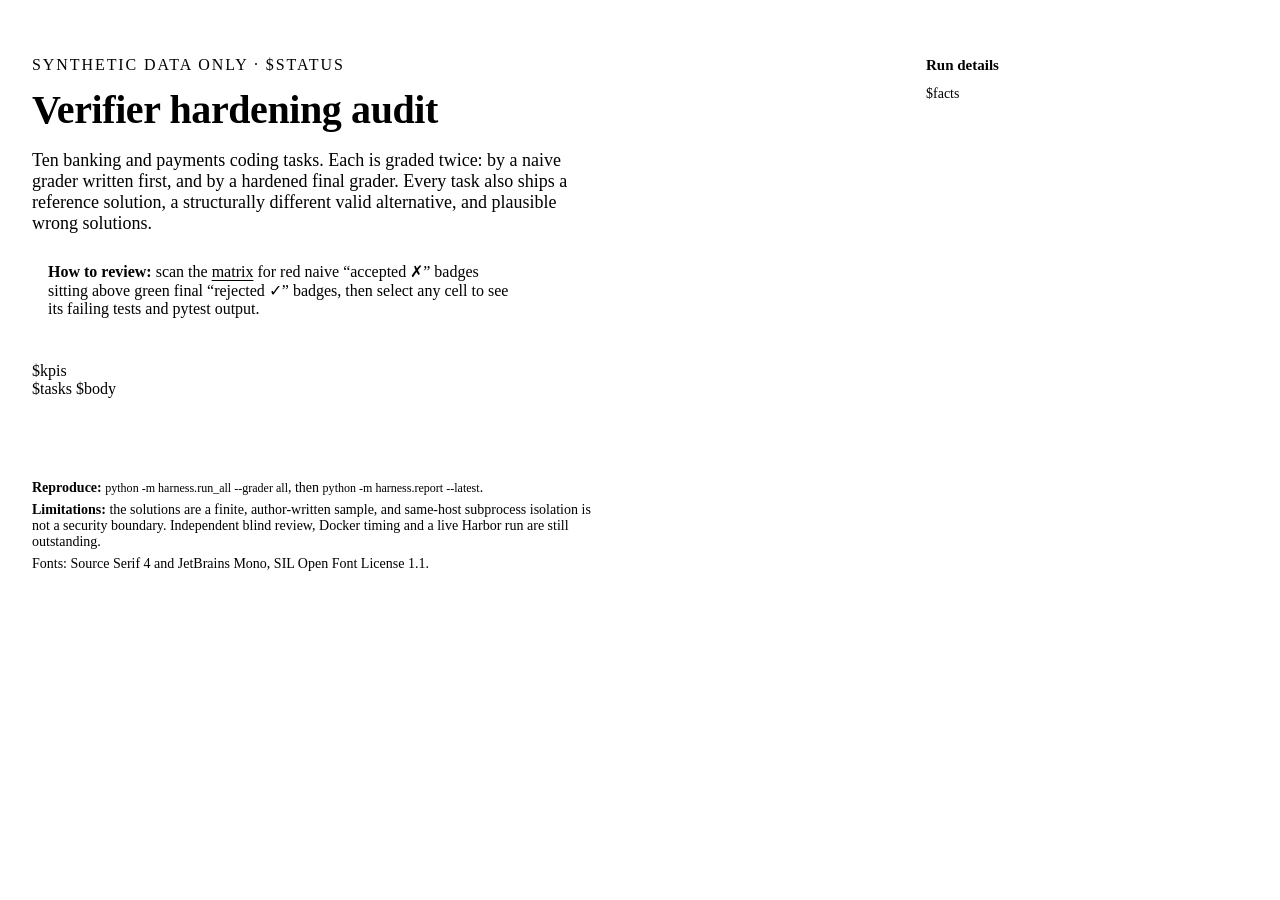
<file: harness/templates/report.html>
<!doctype html>
<html lang="en"><head><meta charset="utf-8"><meta name="viewport" content="width=device-width, initial-scale=1">
<title>Verifier hardening audit</title>
<style>
$fonts
:root{
  --serif:'Source Serif 4',Charter,'Iowan Old Style',Georgia,serif;
  --mono:'JetBrains Mono',ui-monospace,'Cascadia Mono',Consolas,monospace;
  --bg:#f5f3ee;--surface:#fffefb;--surface-2:#efece4;--ink:#1c1b19;--muted:#5f5b53;--rule:#d9d4c8;
  --head:#26323f;--head-ink:#f5f3ee;--accent:#2f5f8f;
  --good:#1f6b4a;--good-bg:#e1f0e7;--bad:#a8322b;--bad-bg:#f8e1de;--warn:#8a5a00;--warn-bg:#fbefd2;
  --add-bg:#e3f1e6;--del-bg:#f7e2e0;--shadow:0 1px 2px rgba(0,0,0,.05),0 4px 16px rgba(0,0,0,.04);
}
@media (prefers-color-scheme:dark){:root{
  --bg:#151514;--surface:#1d1d1b;--surface-2:#262522;--ink:#ebe8e1;--muted:#a39e93;--rule:#38362f;
  --head:#2c3a48;--head-ink:#ebe8e1;--accent:#8fb6e0;
  --good:#7fcfa4;--good-bg:#1d3328;--bad:#f0948b;--bad-bg:#3d201d;--warn:#e7bd62;--warn-bg:#3a2f15;
  --add-bg:#1c3022;--del-bg:#3a1f1d;--shadow:none;
}}
*{box-sizing:border-box}
body{margin:0;background:var(--bg);color:var(--ink);font:16px/1.6 var(--serif);-webkit-font-smoothing:antialiased}
main{max-width:1400px;margin:0 auto;padding:40px 32px 64px}
h1,h2,h3,h4,h5{font-family:var(--serif);line-height:1.2;margin:0}
h1{font-size:clamp(28px,4vw,40px);font-weight:700;letter-spacing:-.01em}
h2{font-size:24px;font-weight:650;margin:48px 0 8px}
h4{font-size:17px;font-weight:600;display:flex;gap:12px;align-items:baseline;margin:0 0 8px}
h5{font:600 12px/1 var(--mono);text-transform:uppercase;letter-spacing:.08em;color:var(--muted);margin:4px 0 8px}
code,pre,.badge,.pill,.kpi .num,dl.facts dd,.tag,.caught-tag,.grader,.kind{font-family:var(--mono)}
code{font-size:.86em}
a{color:var(--accent);text-underline-offset:3px}
.lede{color:var(--muted);max-width:72ch;margin:0 0 16px}
.scroll{overflow-x:auto;-webkit-overflow-scrolling:touch;border-radius:10px;box-shadow:var(--shadow)}

/* header */
.hero{display:grid;grid-template-columns:minmax(0,1fr) 340px;gap:32px;align-items:start}
.eyebrow{font:600 12px/1 var(--mono);text-transform:uppercase;letter-spacing:.12em;color:var(--muted);margin-bottom:12px}
.intro{font-size:18px;max-width:62ch;margin:16px 0 0}
.howto{margin:16px 0 0;padding:12px 16px;border-left:3px solid var(--accent);background:var(--surface);border-radius:0 8px 8px 0;max-width:62ch}
.howto b{font-weight:650}
.runbox{background:var(--surface);border:1px solid var(--rule);border-radius:12px;padding:16px 18px;box-shadow:var(--shadow)}
.runbox h3{font-size:15px;font-weight:650;margin-bottom:10px}
dl.facts{display:grid;grid-template-columns:auto minmax(0,1fr);gap:4px 14px;margin:0;font-size:14px}
dl.facts dt{color:var(--muted)}
dl.facts dd{margin:0;overflow-wrap:anywhere;font-size:13px}
.runbox dd code{font-size:13px}
.kpis{display:grid;grid-template-columns:repeat(auto-fit,minmax(200px,1fr));gap:12px;margin:32px 0 0}
.kpi{background:var(--surface);border:1px solid var(--rule);border-radius:12px;padding:14px 16px;box-shadow:var(--shadow)}
.kpi .num{display:block;font-size:28px;font-weight:600;line-height:1.1}
.kpi .lbl{display:block;color:var(--muted);font-size:14px;margin-top:4px}
.kpi.good .num{color:var(--good)}.kpi.bad .num{color:var(--bad)}

/* tables */
table{border-collapse:separate;border-spacing:0;width:100%;background:var(--surface)}
th,td{padding:10px 10px;text-align:left;vertical-align:top;border-bottom:1px solid var(--rule)}
thead th{background:var(--head);color:var(--head-ink);font:600 12px/1.3 var(--mono);text-transform:uppercase;letter-spacing:.06em;white-space:nowrap}
tbody tr:last-child>*{border-bottom:0}
tbody th{background:var(--surface-2);font-weight:600}
tbody th code{font-size:13px}
.sub{display:block;font-family:var(--serif);font-weight:400;font-size:14px;color:var(--muted);margin-top:2px}
td.empty{color:var(--muted)}
table.matrix{table-layout:fixed;min-width:1180px}
table.matrix thead th:first-child{width:212px}
.variant{overflow-wrap:anywhere}
.cell{display:flex;flex-direction:column;gap:4px;text-decoration:none;color:inherit;padding:4px;margin:-4px;border-radius:8px}
.cell:hover,.cell:focus-visible{background:var(--surface-2)}
.variant{font-size:12px;color:var(--muted)}
.badge{display:flex;align-items:center;gap:5px;font-size:12px;padding:3px 7px;border-radius:6px;white-space:nowrap;border:1px solid transparent}
.badge b{font-weight:600;min-width:38px}
.badge i{font-style:normal;font-weight:700}
.badge small{margin-left:auto;padding-left:6px;opacity:.8}
.good{color:var(--good)}.badge.good,.pill.good{background:var(--good-bg);border-color:color-mix(in srgb,var(--good) 25%,transparent)}
.bad{color:var(--bad)}.badge.bad,.pill.bad{background:var(--bad-bg);border-color:color-mix(in srgb,var(--bad) 30%,transparent)}
.warn{color:var(--warn)}.badge.warn,.pill.warn{background:var(--warn-bg);border-color:color-mix(in srgb,var(--warn) 30%,transparent)}
.badge.none{color:var(--muted);background:var(--surface-2)}
.pill{display:inline-block;font-size:12px;padding:2px 8px;border-radius:999px;border:1px solid transparent}
.caught-tag{align-self:flex-start;font-size:11px;color:var(--accent);border:1px dashed var(--accent);border-radius:4px;padding:1px 6px}
.legend{display:flex;flex-wrap:wrap;gap:8px 20px;list-style:none;padding:0;margin:0 0 12px;font-size:14px;color:var(--muted)}
table.caught td{vertical-align:middle}
table.caught td:first-child a{text-decoration:none}
.task-overview th[scope="row"]{min-width:240px;font-size:15px}
.task-overview td:nth-child(2){min-width:120px;color:var(--muted)}
.task-overview td:last-child{min-width:280px}
.task-summary{font-size:17px;max-width:85ch;margin:8px 0 16px}
.checks-heading{font-size:18px;margin:16px 0 8px}
.checks{padding-left:22px;margin:0 0 20px;max-width:90ch;color:var(--muted)}
.checks li{margin:4px 0}
details.task:target{border-color:var(--accent)}
:focus-visible{outline:2px solid var(--accent);outline-offset:3px}
@media(prefers-reduced-motion:reduce){*,*::before,*::after{transition:none!important}}
ul.failed{margin:0;padding:0;list-style:none}
ul.failed li{position:relative;padding-left:18px;margin:2px 0;font-size:14px}
ul.failed li::before{content:"✗";position:absolute;left:0;color:var(--bad);font:700 12px/1.7 var(--mono)}
ul.failed code{font-size:12.5px;overflow-wrap:anywhere}
.allpass{margin:0;color:var(--good);font-size:14px}
.tag{font-style:normal;font-size:11px;color:var(--muted);margin-left:6px}
.alert{background:var(--bad-bg);border:1px solid var(--bad);border-radius:12px;padding:16px 20px;margin-top:32px}
.alert h2{margin:0 0 8px;color:var(--bad)}

/* disclosure: everything inside sits to the right of the chevron */
details{margin:6px 0}
summary{list-style:none;cursor:pointer;display:flex;align-items:baseline;gap:10px;padding:6px 0;border-radius:6px}
summary::-webkit-details-marker{display:none}
summary::before{content:"";flex:none;width:7px;height:7px;border-right:2px solid var(--muted);border-bottom:2px solid var(--muted);transform:translateY(-2px) rotate(-45deg);transition:transform .15s}
details[open]>summary::before{transform:translateY(-4px) rotate(45deg)}
summary:hover{color:var(--accent)}
summary:focus-visible{outline:2px solid var(--accent);outline-offset:2px}
.db{margin-left:3px;padding:4px 0 8px 17px;border-left:1px solid var(--rule)}
details.task{background:var(--surface);border:1px solid var(--rule);border-radius:12px;padding:8px 16px;margin:10px 0;box-shadow:var(--shadow)}
details.task>summary{font-weight:600;font-size:17px;flex-wrap:wrap}
details.task>summary code{font-size:14px}
details.task>summary .sub{display:inline;margin:0}
.variant-block{padding:16px 0 8px;border-top:1px solid var(--rule);margin-top:8px}
.anchor{position:relative;top:-16px}
.kind{font-size:11px;font-weight:500;text-transform:uppercase;letter-spacing:.08em;color:var(--muted)}
.grader{font-size:13px;font-weight:600;min-width:110px}
details.run>summary .pill{font-size:12px}
dl.facts{margin:12px 0 4px}
pre{font-size:12.5px;line-height:1.55;background:var(--surface-2);border:1px solid var(--rule);border-radius:8px;padding:12px 14px;margin:6px 0;overflow:auto;max-height:420px;white-space:pre}
pre.doc{white-space:pre-wrap;font-family:var(--serif);font-size:15px;line-height:1.6;max-height:none;background:var(--surface)}
pre .add{background:var(--add-bg);display:inline-block;min-width:100%}
pre .del{background:var(--del-bg);display:inline-block;min-width:100%}
pre .hunk{color:var(--accent)}pre .meta{color:var(--muted)}
:target+h4{color:var(--accent)}

footer{margin-top:56px;padding-top:20px;border-top:1px solid var(--rule);color:var(--muted);font-size:14px;max-width:80ch}
footer p{margin:6px 0}

@media (max-width:900px){.hero{grid-template-columns:1fr}.runbox{max-width:520px}}
/* narrow screens: stack the matrix per task instead of scrolling a 1180px table */
@media (max-width:700px){
  table.matrix{min-width:0;table-layout:auto}
  table.matrix thead{position:absolute;left:-9999px}
  table.matrix,table.matrix tbody,table.matrix tr,table.matrix th,table.matrix td{display:block;width:100%}
  table.matrix tr{border-bottom:2px solid var(--rule);padding-bottom:6px}
  table.matrix tbody th{border-bottom:1px solid var(--rule)}
  table.matrix td{border-bottom:1px solid var(--rule)}
  table.matrix td.empty{display:none}
  table.matrix td[data-label]::before{content:attr(data-label);display:block;font:600 11px/1.4 var(--mono);text-transform:uppercase;letter-spacing:.08em;color:var(--muted);margin-bottom:2px}
  table.matrix .cell .variant{font-size:13px;color:var(--ink)}
}
@media (max-width:560px){main{padding:24px 16px 48px}h2{font-size:21px;margin-top:36px}.kpi .num{font-size:24px}
  details.task{padding:6px 10px}.db{padding-left:12px}.grader{min-width:0}}
</style></head>
<body><main>
<header class="hero">
  <div>
    <p class="eyebrow">Synthetic data only · $status</p>
    <h1>Verifier hardening audit</h1>
    <p class="intro">Ten banking and payments coding tasks. Each is graded twice: by a naive grader written first,
    and by a hardened final grader. Every task also ships a reference solution, a structurally different valid
    alternative, and plausible wrong solutions.</p>
    <p class="howto"><b>How to review:</b> scan the <a href="#matrix">matrix</a> for red naive “accepted ✗” badges sitting above green
    final “rejected ✓” badges, then select any cell to see its failing tests and pytest output.</p>
  </div>
  <aside class="runbox" aria-label="Run details">
    <h3>Run details</h3>
    <dl class="facts">$facts</dl>
  </aside>
</header>
<div class="kpis">$kpis</div>
$tasks
$body
<footer>
  <p><b>Reproduce:</b> <code>python -m harness.run_all --grader all</code>, then <code>python -m harness.report --latest</code>.</p>
  <p><b>Limitations:</b> the solutions are a finite, author-written sample, and same-host subprocess isolation is not
  a security boundary. Independent blind review, Docker timing and a live Harbor run are still outstanding.</p>
  <p>Fonts: Source Serif 4 and JetBrains Mono, SIL Open Font License 1.1.</p>
</footer>
</main></body></html>
</file>
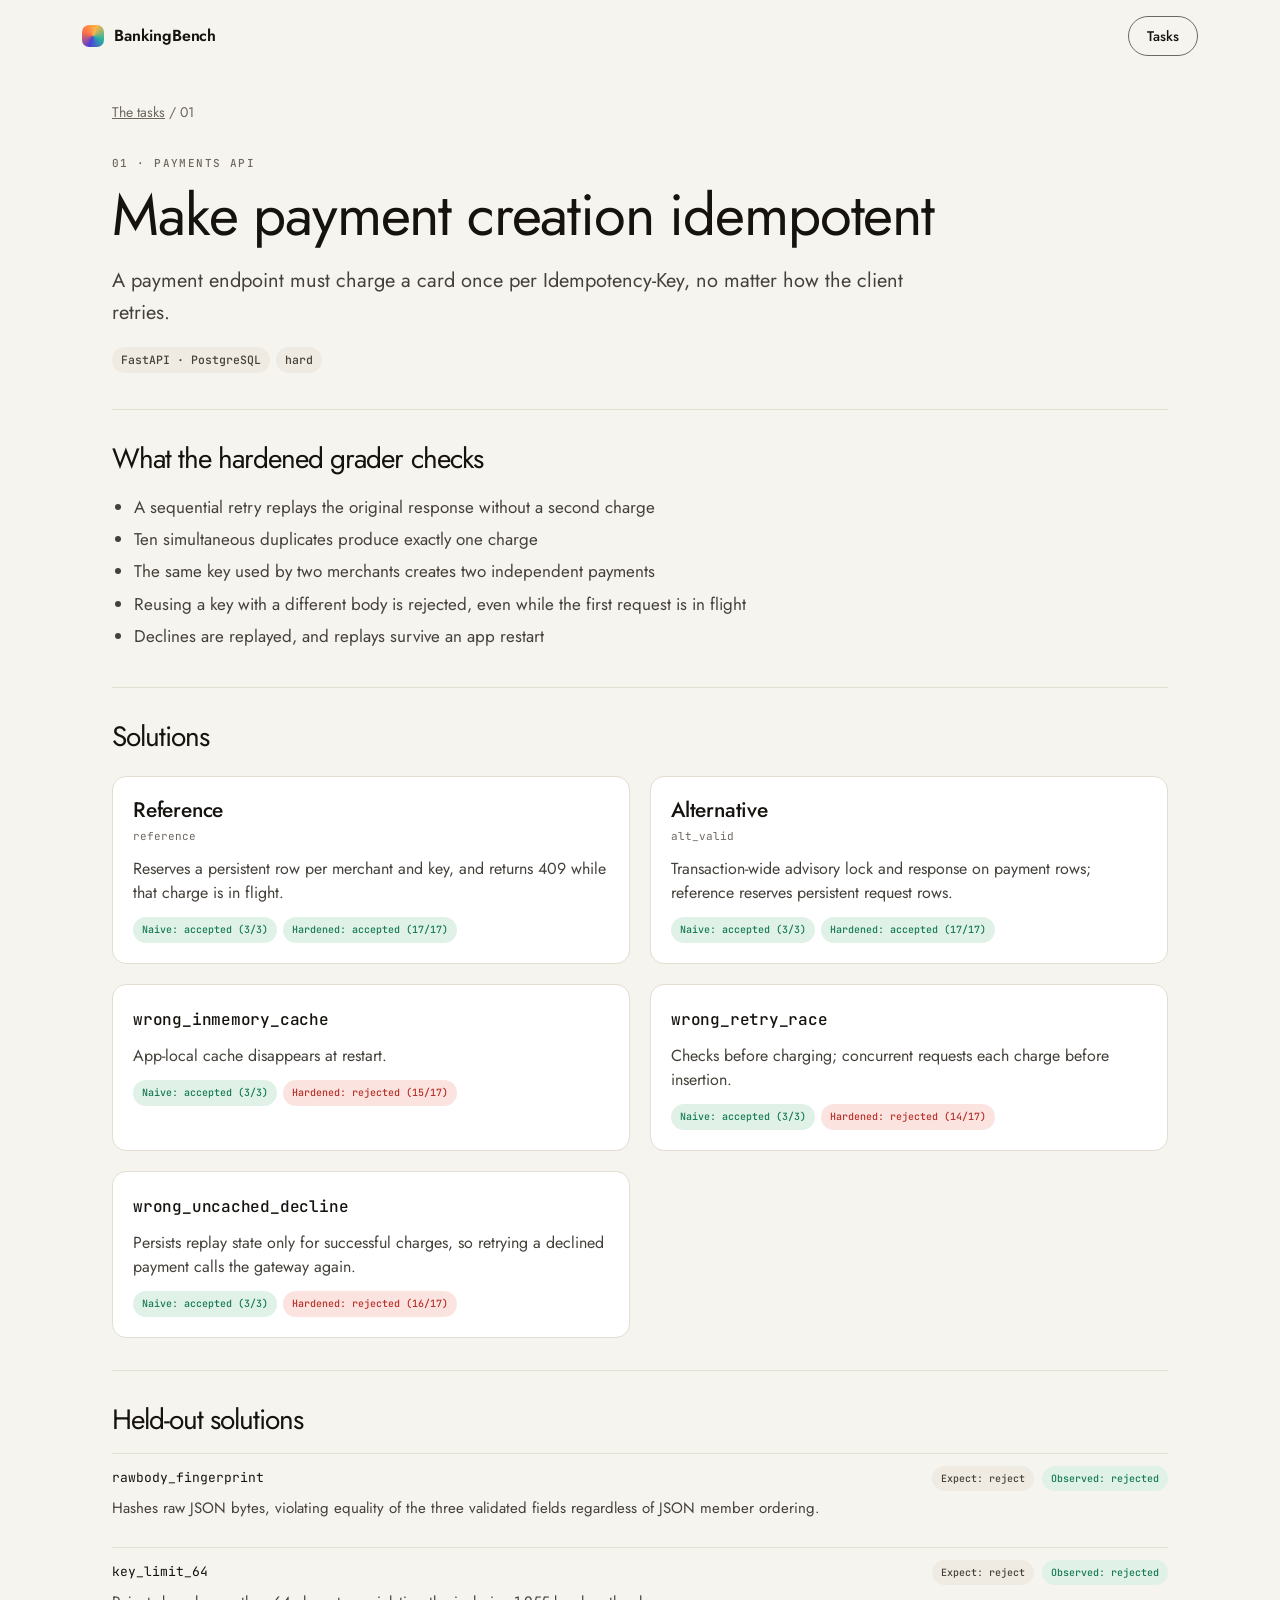
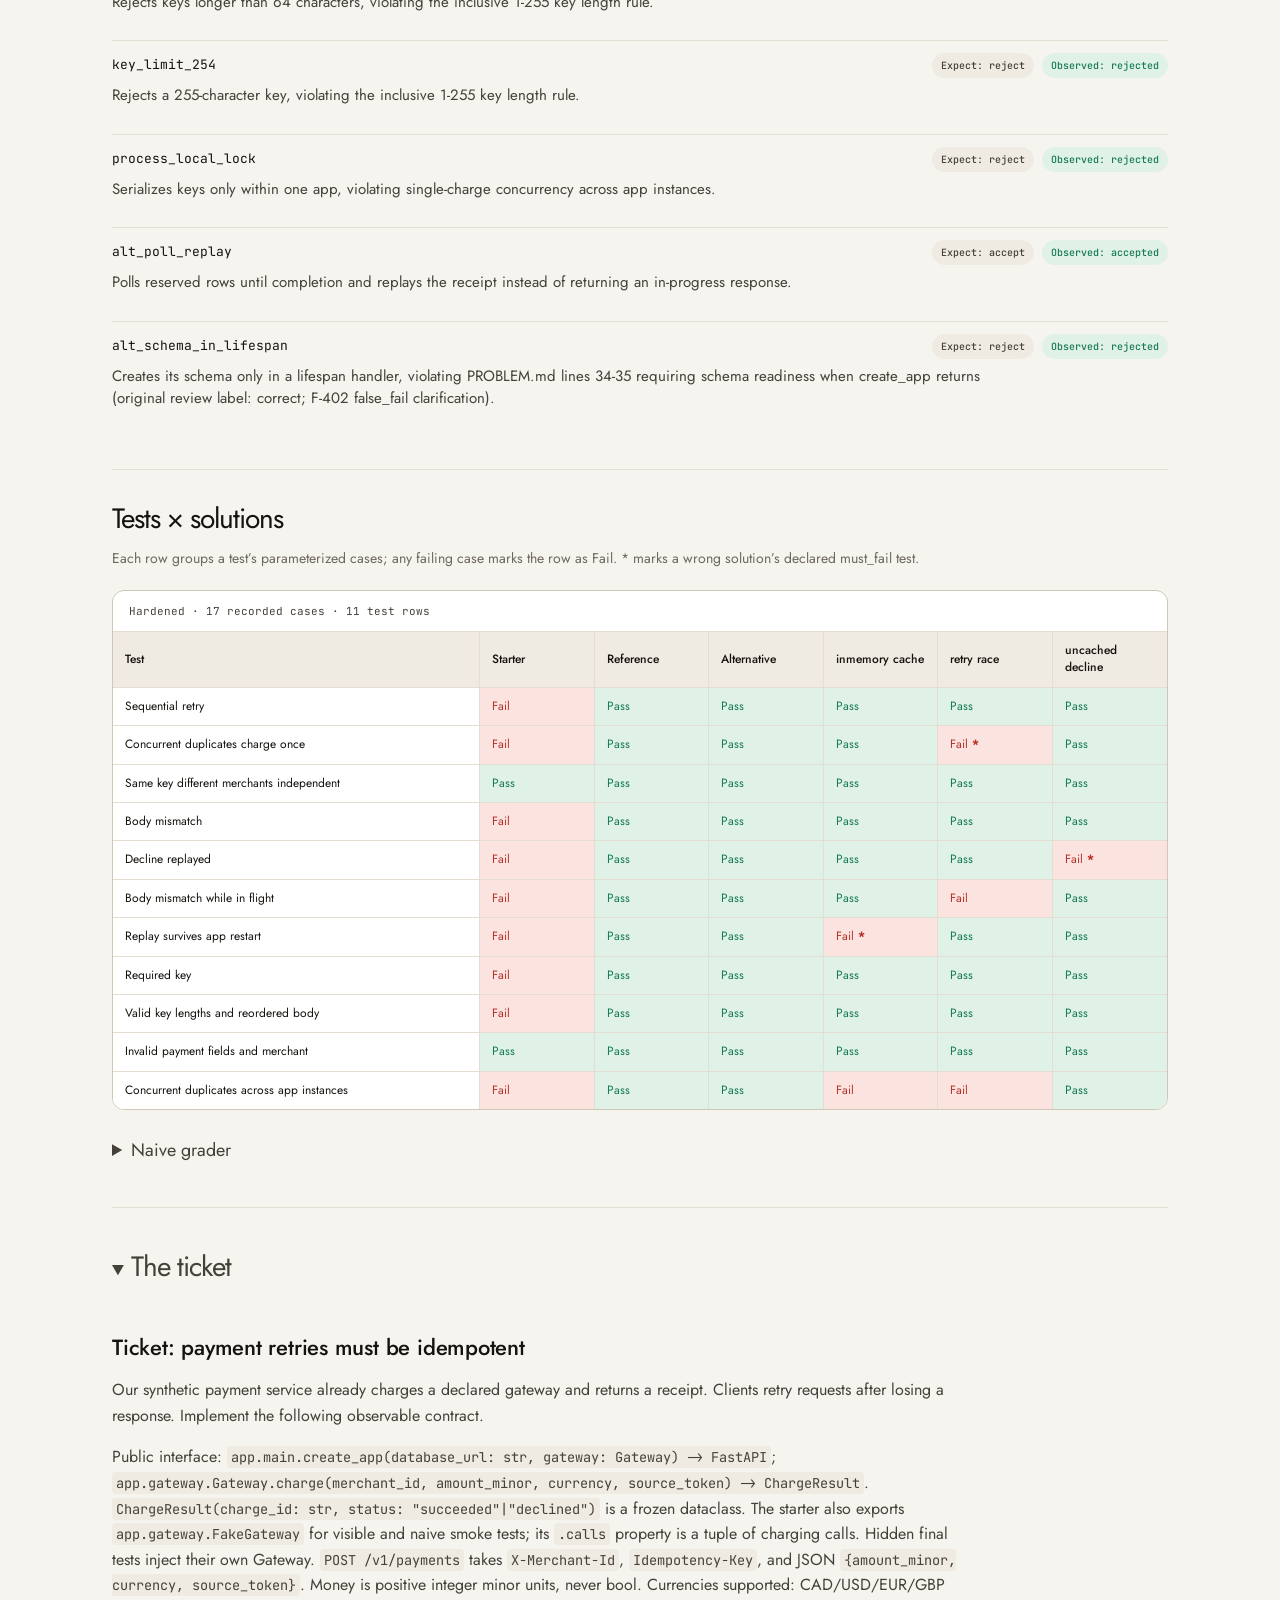
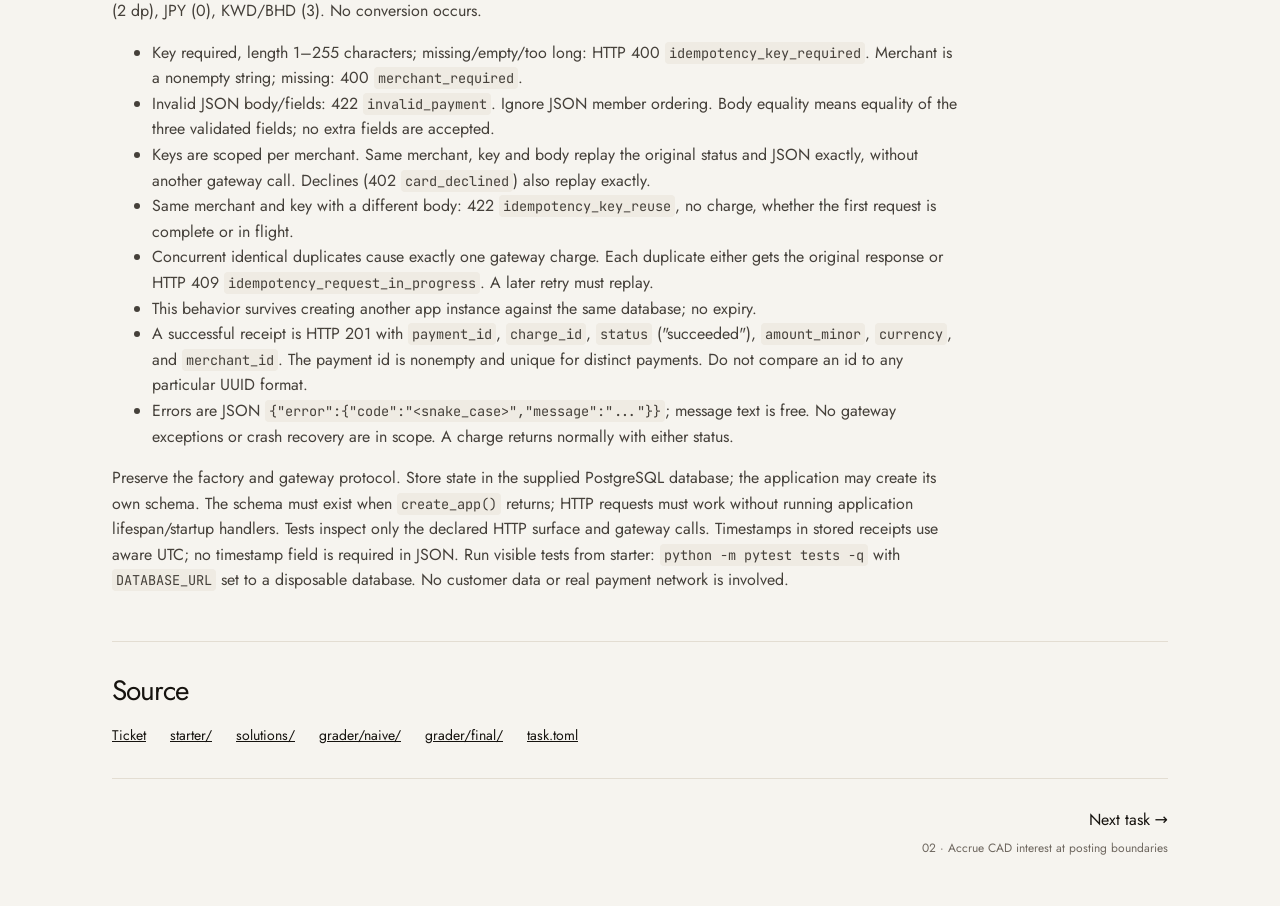
<file: site/tasks/01_idempotent_payments.html>
﻿<!doctype html>
<html lang="en">
<head><meta charset="utf-8"><meta name="viewport" content="width=device-width, initial-scale=1">
<title>Make payment creation idempotent · BankingBench</title><meta name="description" content="A payment endpoint must charge a card once per Idempotency-Key, no matter how the client retries.">
<link rel="stylesheet" href="../assets/shared.css"></head>
<body class="task-page">
<a class="skip" href="#task">Skip to task</a>
<nav class="top" aria-label="Primary"><div class="wrap"><a class="brand" href="../index.html"><i aria-hidden="true"></i><span>BankingBench</span></a><a class="btn ghost" href="../index.html#tasks">Tasks</a></div></nav>
<main class="wrap" id="task">
<div class="breadcrumb"><a href="../index.html#tasks">The tasks</a><span aria-hidden="true"> / </span><span>01</span></div>
<header class="task-hero"><p class="eyebrow">01 · Payments API</p><h1>Make payment creation idempotent</h1><p class="lede">A payment endpoint must charge a card once per Idempotency-Key, no matter how the client retries.</p><div class="tags"><span class="tag">FastAPI · PostgreSQL</span><span class="tag">hard</span></div></header>
<section class="checks"><h2>What the hardened grader checks</h2><ul><li>A sequential retry replays the original response without a second charge</li><li>Ten simultaneous duplicates produce exactly one charge</li><li>The same key used by two merchants creates two independent payments</li><li>Reusing a key with a different body is rejected, even while the first request is in flight</li><li>Declines are replayed, and replays survive an app restart</li></ul></section>
<section><h2>Solutions</h2><div class="solutions"><article class="solution"><h3>Reference</h3><code>reference</code><p>Reserves a persistent row per merchant and key, and returns 409 while that charge is in flight.</p><div class="tags"><span class="tag good">Naive: accepted (3/3)</span><span class="tag good">Hardened: accepted (17/17)</span></div></article><article class="solution"><h3>Alternative</h3><code>alt_valid</code><p>Transaction-wide advisory lock and response on payment rows; reference reserves persistent request rows.</p><div class="tags"><span class="tag good">Naive: accepted (3/3)</span><span class="tag good">Hardened: accepted (17/17)</span></div></article><article class="solution"><h3><code>wrong_inmemory_cache</code></h3><p>App-local cache disappears at restart.</p><div class="tags"><span class="tag good">Naive: accepted (3/3)</span><span class="tag bad">Hardened: rejected (15/17)</span></div></article><article class="solution"><h3><code>wrong_retry_race</code></h3><p>Checks before charging; concurrent requests each charge before insertion.</p><div class="tags"><span class="tag good">Naive: accepted (3/3)</span><span class="tag bad">Hardened: rejected (14/17)</span></div></article><article class="solution"><h3><code>wrong_uncached_decline</code></h3><p>Persists replay state only for successful charges, so retrying a declined payment calls the gateway again.</p><div class="tags"><span class="tag good">Naive: accepted (3/3)</span><span class="tag bad">Hardened: rejected (16/17)</span></div></article></div></section>
<section class="heldout-solutions"><h2>Held-out solutions</h2><ul><li><div class="heldout-probe"><code>rawbody_fingerprint</code><span class="tag">Expect: reject</span><span class="tag good">Observed: rejected</span></div><p>Hashes raw JSON bytes, violating equality of the three validated fields regardless of JSON member ordering.</p></li><li><div class="heldout-probe"><code>key_limit_64</code><span class="tag">Expect: reject</span><span class="tag good">Observed: rejected</span></div><p>Rejects keys longer than 64 characters, violating the inclusive 1-255 key length rule.</p></li><li><div class="heldout-probe"><code>key_limit_254</code><span class="tag">Expect: reject</span><span class="tag good">Observed: rejected</span></div><p>Rejects a 255-character key, violating the inclusive 1-255 key length rule.</p></li><li><div class="heldout-probe"><code>process_local_lock</code><span class="tag">Expect: reject</span><span class="tag good">Observed: rejected</span></div><p>Serializes keys only within one app, violating single-charge concurrency across app instances.</p></li><li><div class="heldout-probe"><code>alt_poll_replay</code><span class="tag">Expect: accept</span><span class="tag good">Observed: accepted</span></div><p>Polls reserved rows until completion and replays the receipt instead of returning an in-progress response.</p></li><li><div class="heldout-probe"><code>alt_schema_in_lifespan</code><span class="tag">Expect: reject</span><span class="tag good">Observed: rejected</span></div><p>Creates its schema only in a lifespan handler, violating PROBLEM.md lines 34-35 requiring schema readiness when create_app returns (original review label: correct; F-402 false_fail clarification).</p></li></ul></section>
<section><h2>Tests × solutions</h2><p class="grid-note">Each row groups a test’s parameterized cases; any failing case marks the row as Fail. * marks a wrong solution’s declared must_fail test.</p><div class="test-scroll" tabindex="0" role="region" aria-label="Hardened: scroll tests and solutions"><table class="test-grid"><caption>Hardened · 17 recorded cases · 11 test rows</caption><thead><tr><th scope="col">Test</th><th scope="col">Starter</th><th scope="col">Reference</th><th scope="col">Alternative</th><th scope="col">inmemory cache</th><th scope="col">retry race</th><th scope="col">uncached decline</th></tr></thead><tbody><tr><th scope="row" title="test_hidden_payments::test_sequential_retry">Sequential retry</th><td class="test-fail">Fail</td><td class="test-pass">Pass</td><td class="test-pass">Pass</td><td class="test-pass">Pass</td><td class="test-pass">Pass</td><td class="test-pass">Pass</td></tr><tr><th scope="row" title="test_hidden_payments::test_concurrent_duplicates_charge_once">Concurrent duplicates charge once</th><td class="test-fail">Fail</td><td class="test-pass">Pass</td><td class="test-pass">Pass</td><td class="test-pass">Pass</td><td class="test-fail">Fail <abbr title="Declared must_fail test">*</abbr></td><td class="test-pass">Pass</td></tr><tr><th scope="row" title="test_hidden_payments::test_same_key_different_merchants_independent">Same key different merchants independent</th><td class="test-pass">Pass</td><td class="test-pass">Pass</td><td class="test-pass">Pass</td><td class="test-pass">Pass</td><td class="test-pass">Pass</td><td class="test-pass">Pass</td></tr><tr><th scope="row" title="test_hidden_payments::test_body_mismatch">Body mismatch</th><td class="test-fail">Fail</td><td class="test-pass">Pass</td><td class="test-pass">Pass</td><td class="test-pass">Pass</td><td class="test-pass">Pass</td><td class="test-pass">Pass</td></tr><tr><th scope="row" title="test_hidden_payments::test_decline_replayed">Decline replayed</th><td class="test-fail">Fail</td><td class="test-pass">Pass</td><td class="test-pass">Pass</td><td class="test-pass">Pass</td><td class="test-pass">Pass</td><td class="test-fail">Fail <abbr title="Declared must_fail test">*</abbr></td></tr><tr><th scope="row" title="test_hidden_payments::test_body_mismatch_while_in_flight">Body mismatch while in flight</th><td class="test-fail">Fail</td><td class="test-pass">Pass</td><td class="test-pass">Pass</td><td class="test-pass">Pass</td><td class="test-fail">Fail</td><td class="test-pass">Pass</td></tr><tr><th scope="row" title="test_hidden_payments::test_replay_survives_app_restart">Replay survives app restart</th><td class="test-fail">Fail</td><td class="test-pass">Pass</td><td class="test-pass">Pass</td><td class="test-fail">Fail <abbr title="Declared must_fail test">*</abbr></td><td class="test-pass">Pass</td><td class="test-pass">Pass</td></tr><tr><th scope="row" title="test_hidden_payments::test_required_key">Required key</th><td class="test-fail">Fail</td><td class="test-pass">Pass</td><td class="test-pass">Pass</td><td class="test-pass">Pass</td><td class="test-pass">Pass</td><td class="test-pass">Pass</td></tr><tr><th scope="row" title="test_hidden_payments::test_valid_key_lengths_and_reordered_body">Valid key lengths and reordered body</th><td class="test-fail">Fail</td><td class="test-pass">Pass</td><td class="test-pass">Pass</td><td class="test-pass">Pass</td><td class="test-pass">Pass</td><td class="test-pass">Pass</td></tr><tr><th scope="row" title="test_hidden_payments::test_invalid_payment_fields_and_merchant">Invalid payment fields and merchant</th><td class="test-pass">Pass</td><td class="test-pass">Pass</td><td class="test-pass">Pass</td><td class="test-pass">Pass</td><td class="test-pass">Pass</td><td class="test-pass">Pass</td></tr><tr><th scope="row" title="test_hidden_payments::test_concurrent_duplicates_across_app_instances">Concurrent duplicates across app instances</th><td class="test-fail">Fail</td><td class="test-pass">Pass</td><td class="test-pass">Pass</td><td class="test-fail">Fail</td><td class="test-fail">Fail</td><td class="test-pass">Pass</td></tr></tbody></table></div><details class="naive-tests"><summary>Naive grader</summary><div class="test-scroll" tabindex="0" role="region" aria-label="Naive: scroll tests and solutions"><table class="test-grid"><caption>Naive · 3 recorded cases · 3 test rows</caption><thead><tr><th scope="col">Test</th><th scope="col">Starter</th><th scope="col">Reference</th><th scope="col">Alternative</th><th scope="col">inmemory cache</th><th scope="col">retry race</th><th scope="col">uncached decline</th></tr></thead><tbody><tr><th scope="row" title="test_hidden::test_create">Create</th><td class="test-pass">Pass</td><td class="test-pass">Pass</td><td class="test-pass">Pass</td><td class="test-pass">Pass</td><td class="test-pass">Pass</td><td class="test-pass">Pass</td></tr><tr><th scope="row" title="test_hidden::test_retry">Retry</th><td class="test-fail">Fail</td><td class="test-pass">Pass</td><td class="test-pass">Pass</td><td class="test-pass">Pass</td><td class="test-pass">Pass</td><td class="test-pass">Pass</td></tr><tr><th scope="row" title="test_hidden::test_missing_key">Missing key</th><td class="test-fail">Fail</td><td class="test-pass">Pass</td><td class="test-pass">Pass</td><td class="test-pass">Pass</td><td class="test-pass">Pass</td><td class="test-pass">Pass</td></tr></tbody></table></div></details></section>
<section><details class="ticket" open><summary><h2>The ticket</h2></summary><div class="ticket-body"><h3>Ticket: payment retries must be idempotent</h3>
<p>Our synthetic payment service already charges a declared gateway and returns a receipt. Clients retry requests after losing a response. Implement the following observable contract.</p>
<p>Public interface: <code>app.main.create_app(database_url: str, gateway: Gateway) -&gt; FastAPI</code>; <code>app.gateway.Gateway.charge(merchant_id, amount_minor, currency, source_token) -&gt; ChargeResult</code>. <code>ChargeResult(charge_id: str, status: &quot;succeeded&quot;|&quot;declined&quot;)</code> is a frozen dataclass. The starter also exports <code>app.gateway.FakeGateway</code> for visible and naive smoke tests; its <code>.calls</code> property is a tuple of charging calls. Hidden final tests inject their own Gateway. <code>POST /v1/payments</code> takes <code>X-Merchant-Id</code>, <code>Idempotency-Key</code>, and JSON <code>{amount_minor, currency, source_token}</code>. Money is positive integer minor units, never bool. Currencies supported: CAD/USD/EUR/GBP (2 dp), JPY (0), KWD/BHD (3). No conversion occurs.</p>
<ul><li>Key required, length 1–255 characters; missing/empty/too long: HTTP 400 <code>idempotency_key_required</code>. Merchant is a nonempty string; missing: 400 <code>merchant_required</code>.</li><li>Invalid JSON body/fields: 422 <code>invalid_payment</code>. Ignore JSON member ordering. Body equality means equality of the three validated fields; no extra fields are accepted.</li><li>Keys are scoped per merchant. Same merchant, key and body replay the original status and JSON exactly, without another gateway call. Declines (402 <code>card_declined</code>) also replay exactly.</li><li>Same merchant and key with a different body: 422 <code>idempotency_key_reuse</code>, no charge, whether the first request is complete or in flight.</li><li>Concurrent identical duplicates cause exactly one gateway charge. Each duplicate either gets the original response or HTTP 409 <code>idempotency_request_in_progress</code>. A later retry must replay.</li><li>This behavior survives creating another app instance against the same database; no expiry.</li><li>A successful receipt is HTTP 201 with <code>payment_id</code>, <code>charge_id</code>, <code>status</code> (&quot;succeeded&quot;), <code>amount_minor</code>, <code>currency</code>, and <code>merchant_id</code>. The payment id is nonempty and unique for distinct payments. Do not compare an id to any particular UUID format.</li><li>Errors are JSON <code>{&quot;error&quot;:{&quot;code&quot;:&quot;&lt;snake_case&gt;&quot;,&quot;message&quot;:&quot;...&quot;}}</code>; message text is free. No gateway exceptions or crash recovery are in scope. A charge returns normally with either status.</li></ul>
<p>Preserve the factory and gateway protocol. Store state in the supplied PostgreSQL database; the application may create its own schema. The schema must exist when <code>create_app()</code> returns; HTTP requests must work without running application lifespan/startup handlers. Tests inspect only the declared HTTP surface and gateway calls. Timestamps in stored receipts use aware UTC; no timestamp field is required in JSON. Run visible tests from starter: <code>python -m pytest tests -q</code> with <code>DATABASE_URL</code> set to a disposable database. No customer data or real payment network is involved.</p></div></details></section>
<section class="sources"><h2>Source</h2><div class="source-links"><a href="https://github.com/PranavThukral/bankingbench/blob/main/tasks/01_idempotent_payments/PROBLEM.md">Ticket</a><a href="https://github.com/PranavThukral/bankingbench/tree/main/tasks/01_idempotent_payments/starter">starter/</a><a href="https://github.com/PranavThukral/bankingbench/tree/main/tasks/01_idempotent_payments/solutions">solutions/</a><a href="https://github.com/PranavThukral/bankingbench/tree/main/tasks/01_idempotent_payments/grader/naive">grader/naive/</a><a href="https://github.com/PranavThukral/bankingbench/tree/main/tasks/01_idempotent_payments/grader/final">grader/final/</a><a href="https://github.com/PranavThukral/bankingbench/blob/main/tasks/01_idempotent_payments/task.toml">task.toml</a></div></section>
<nav class="task-pagination" aria-label="Task navigation"><a href="02_interest_accrual.html">Next task →<span>02 · Accrue CAD interest at posting boundaries</span></a></nav>
</main></body></html>
</file>
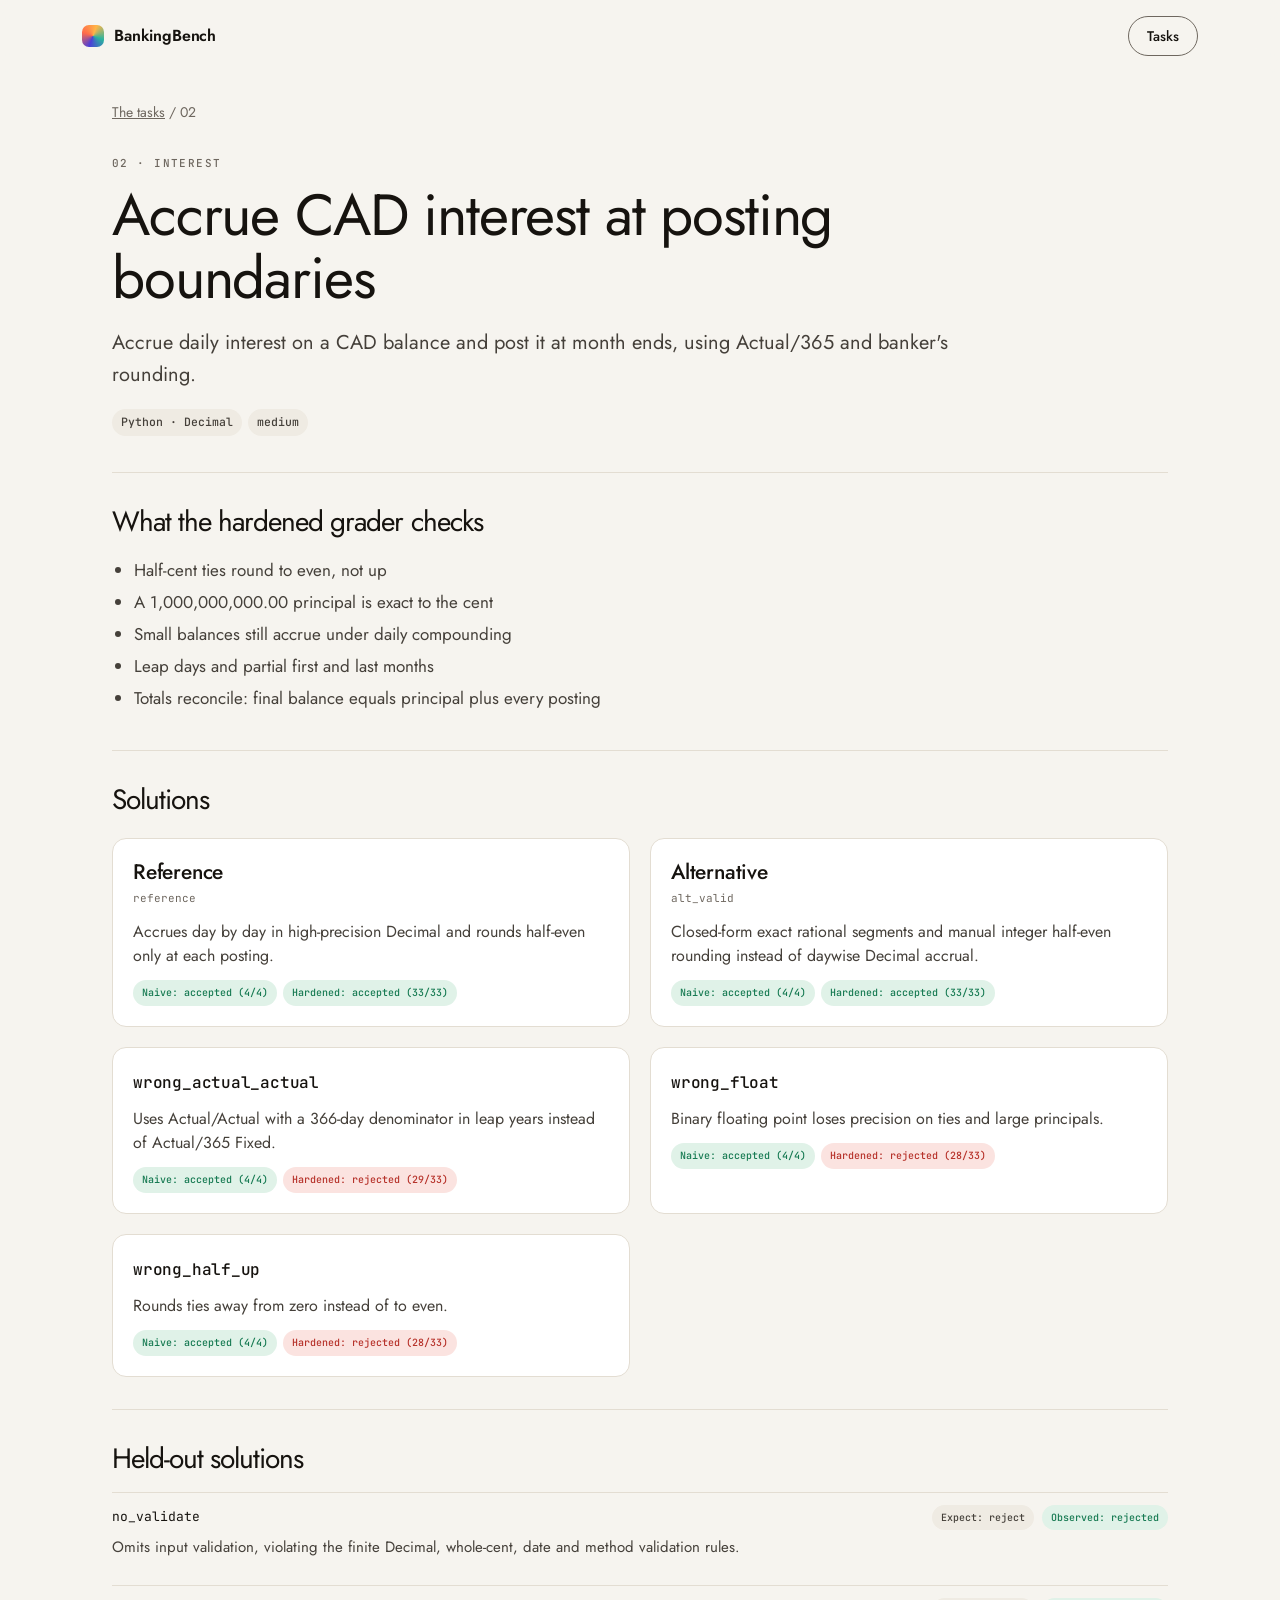
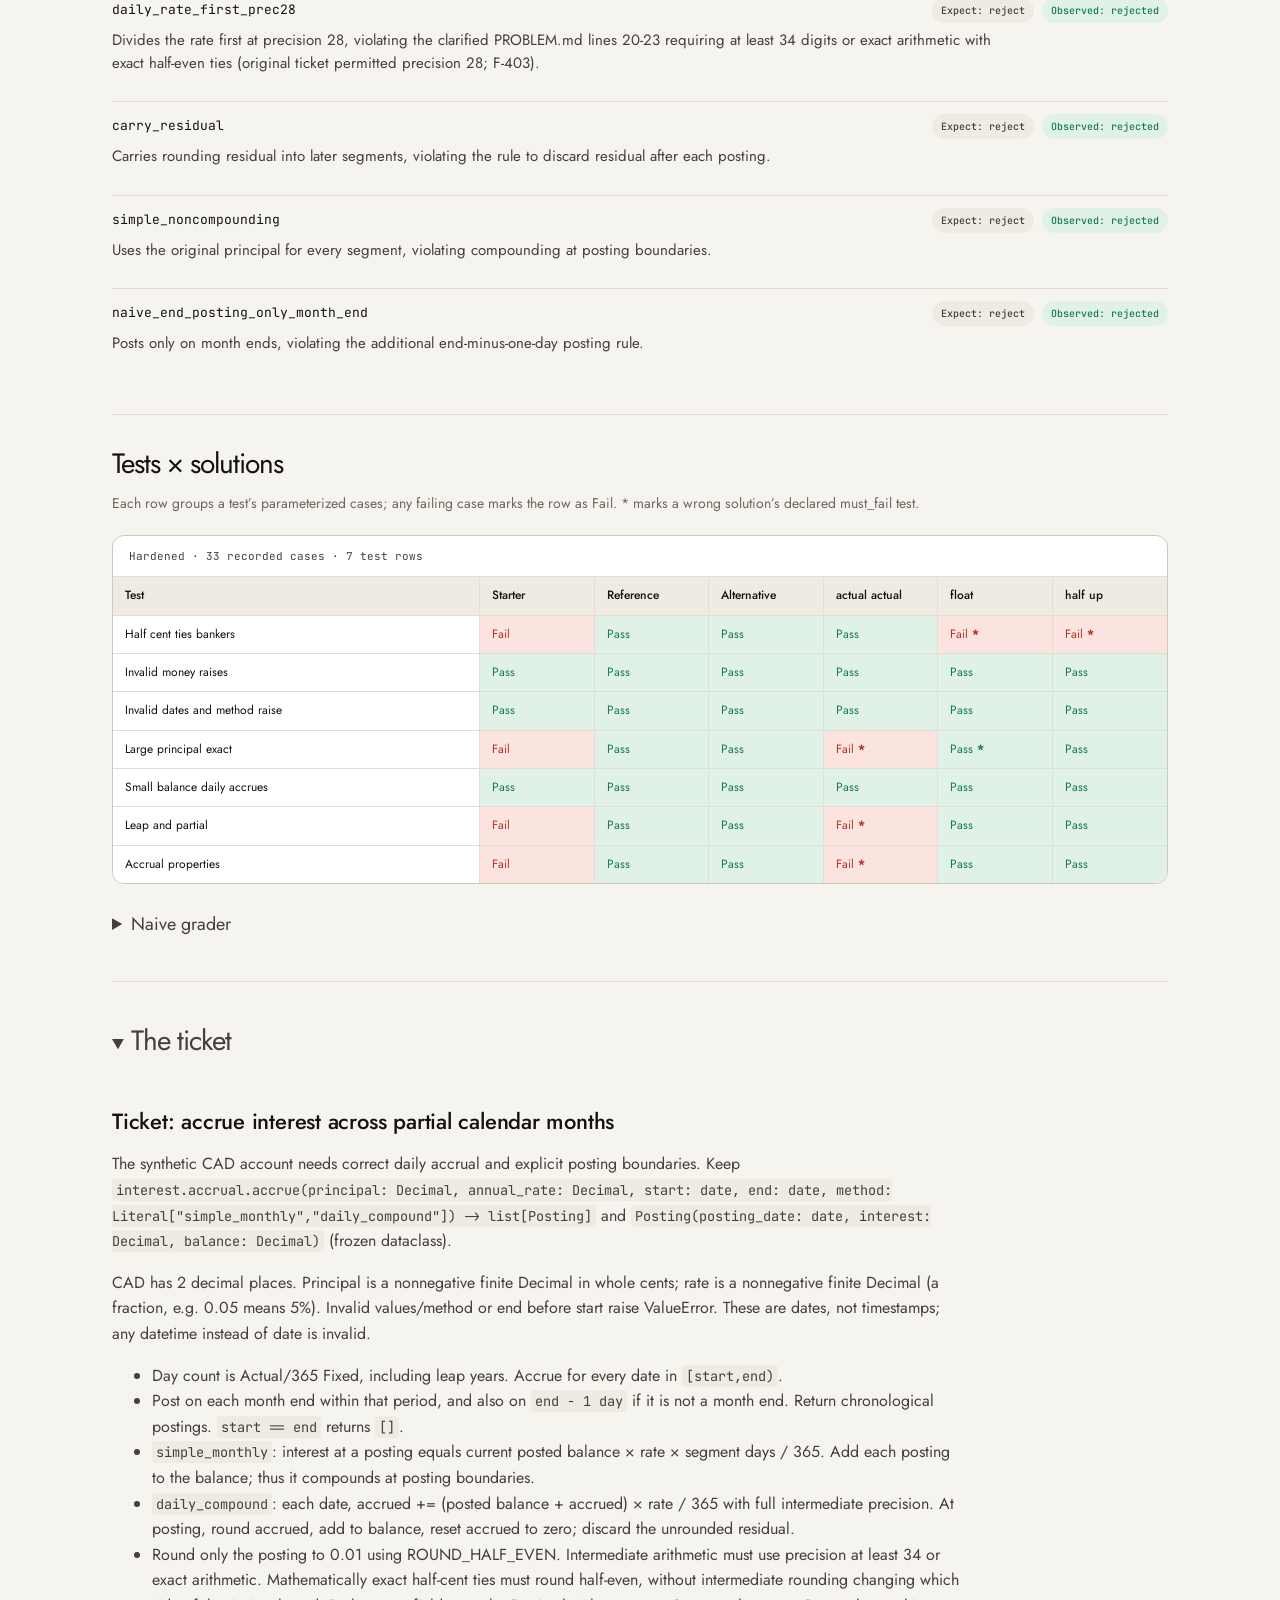
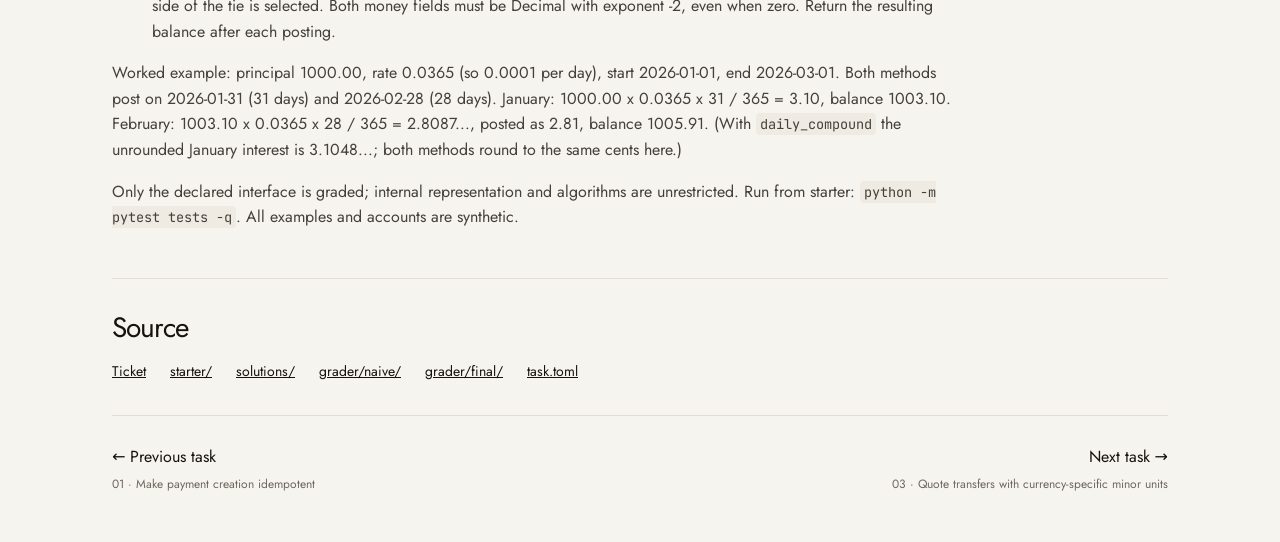
<file: site/tasks/02_interest_accrual.html>
﻿<!doctype html>
<html lang="en">
<head><meta charset="utf-8"><meta name="viewport" content="width=device-width, initial-scale=1">
<title>Accrue CAD interest at posting boundaries · BankingBench</title><meta name="description" content="Accrue daily interest on a CAD balance and post it at month ends, using Actual/365 and banker&#x27;s rounding.">
<link rel="stylesheet" href="../assets/shared.css"></head>
<body class="task-page">
<a class="skip" href="#task">Skip to task</a>
<nav class="top" aria-label="Primary"><div class="wrap"><a class="brand" href="../index.html"><i aria-hidden="true"></i><span>BankingBench</span></a><a class="btn ghost" href="../index.html#tasks">Tasks</a></div></nav>
<main class="wrap" id="task">
<div class="breadcrumb"><a href="../index.html#tasks">The tasks</a><span aria-hidden="true"> / </span><span>02</span></div>
<header class="task-hero"><p class="eyebrow">02 · Interest</p><h1>Accrue CAD interest at posting boundaries</h1><p class="lede">Accrue daily interest on a CAD balance and post it at month ends, using Actual/365 and banker&#x27;s rounding.</p><div class="tags"><span class="tag">Python · Decimal</span><span class="tag">medium</span></div></header>
<section class="checks"><h2>What the hardened grader checks</h2><ul><li>Half-cent ties round to even, not up</li><li>A 1,000,000,000.00 principal is exact to the cent</li><li>Small balances still accrue under daily compounding</li><li>Leap days and partial first and last months</li><li>Totals reconcile: final balance equals principal plus every posting</li></ul></section>
<section><h2>Solutions</h2><div class="solutions"><article class="solution"><h3>Reference</h3><code>reference</code><p>Accrues day by day in high-precision Decimal and rounds half-even only at each posting.</p><div class="tags"><span class="tag good">Naive: accepted (4/4)</span><span class="tag good">Hardened: accepted (33/33)</span></div></article><article class="solution"><h3>Alternative</h3><code>alt_valid</code><p>Closed-form exact rational segments and manual integer half-even rounding instead of daywise Decimal accrual.</p><div class="tags"><span class="tag good">Naive: accepted (4/4)</span><span class="tag good">Hardened: accepted (33/33)</span></div></article><article class="solution"><h3><code>wrong_actual_actual</code></h3><p>Uses Actual/Actual with a 366-day denominator in leap years instead of Actual/365 Fixed.</p><div class="tags"><span class="tag good">Naive: accepted (4/4)</span><span class="tag bad">Hardened: rejected (29/33)</span></div></article><article class="solution"><h3><code>wrong_float</code></h3><p>Binary floating point loses precision on ties and large principals.</p><div class="tags"><span class="tag good">Naive: accepted (4/4)</span><span class="tag bad">Hardened: rejected (28/33)</span></div></article><article class="solution"><h3><code>wrong_half_up</code></h3><p>Rounds ties away from zero instead of to even.</p><div class="tags"><span class="tag good">Naive: accepted (4/4)</span><span class="tag bad">Hardened: rejected (28/33)</span></div></article></div></section>
<section class="heldout-solutions"><h2>Held-out solutions</h2><ul><li><div class="heldout-probe"><code>no_validate</code><span class="tag">Expect: reject</span><span class="tag good">Observed: rejected</span></div><p>Omits input validation, violating the finite Decimal, whole-cent, date and method validation rules.</p></li><li><div class="heldout-probe"><code>daily_rate_first_prec28</code><span class="tag">Expect: reject</span><span class="tag good">Observed: rejected</span></div><p>Divides the rate first at precision 28, violating the clarified PROBLEM.md lines 20-23 requiring at least 34 digits or exact arithmetic with exact half-even ties (original ticket permitted precision 28; F-403).</p></li><li><div class="heldout-probe"><code>carry_residual</code><span class="tag">Expect: reject</span><span class="tag good">Observed: rejected</span></div><p>Carries rounding residual into later segments, violating the rule to discard residual after each posting.</p></li><li><div class="heldout-probe"><code>simple_noncompounding</code><span class="tag">Expect: reject</span><span class="tag good">Observed: rejected</span></div><p>Uses the original principal for every segment, violating compounding at posting boundaries.</p></li><li><div class="heldout-probe"><code>naive_end_posting_only_month_end</code><span class="tag">Expect: reject</span><span class="tag good">Observed: rejected</span></div><p>Posts only on month ends, violating the additional end-minus-one-day posting rule.</p></li></ul></section>
<section><h2>Tests × solutions</h2><p class="grid-note">Each row groups a test’s parameterized cases; any failing case marks the row as Fail. * marks a wrong solution’s declared must_fail test.</p><div class="test-scroll" tabindex="0" role="region" aria-label="Hardened: scroll tests and solutions"><table class="test-grid"><caption>Hardened · 33 recorded cases · 7 test rows</caption><thead><tr><th scope="col">Test</th><th scope="col">Starter</th><th scope="col">Reference</th><th scope="col">Alternative</th><th scope="col">actual actual</th><th scope="col">float</th><th scope="col">half up</th></tr></thead><tbody><tr><th scope="row" title="test_hidden_interest::test_half_cent_ties_bankers">Half cent ties bankers</th><td class="test-fail">Fail</td><td class="test-pass">Pass</td><td class="test-pass">Pass</td><td class="test-pass">Pass</td><td class="test-fail">Fail <abbr title="Declared must_fail test">*</abbr></td><td class="test-fail">Fail <abbr title="Declared must_fail test">*</abbr></td></tr><tr><th scope="row" title="test_hidden_interest::test_invalid_money_raises">Invalid money raises</th><td class="test-pass">Pass</td><td class="test-pass">Pass</td><td class="test-pass">Pass</td><td class="test-pass">Pass</td><td class="test-pass">Pass</td><td class="test-pass">Pass</td></tr><tr><th scope="row" title="test_hidden_interest::test_invalid_dates_and_method_raise">Invalid dates and method raise</th><td class="test-pass">Pass</td><td class="test-pass">Pass</td><td class="test-pass">Pass</td><td class="test-pass">Pass</td><td class="test-pass">Pass</td><td class="test-pass">Pass</td></tr><tr><th scope="row" title="test_hidden_interest::test_large_principal_exact">Large principal exact</th><td class="test-fail">Fail</td><td class="test-pass">Pass</td><td class="test-pass">Pass</td><td class="test-fail">Fail <abbr title="Declared must_fail test">*</abbr></td><td class="test-pass">Pass <abbr title="Declared must_fail test">*</abbr></td><td class="test-pass">Pass</td></tr><tr><th scope="row" title="test_hidden_interest::test_small_balance_daily_accrues">Small balance daily accrues</th><td class="test-pass">Pass</td><td class="test-pass">Pass</td><td class="test-pass">Pass</td><td class="test-pass">Pass</td><td class="test-pass">Pass</td><td class="test-pass">Pass</td></tr><tr><th scope="row" title="test_hidden_interest::test_leap_and_partial">Leap and partial</th><td class="test-fail">Fail</td><td class="test-pass">Pass</td><td class="test-pass">Pass</td><td class="test-fail">Fail <abbr title="Declared must_fail test">*</abbr></td><td class="test-pass">Pass</td><td class="test-pass">Pass</td></tr><tr><th scope="row" title="test_hidden_interest::test_accrual_properties">Accrual properties</th><td class="test-fail">Fail</td><td class="test-pass">Pass</td><td class="test-pass">Pass</td><td class="test-fail">Fail <abbr title="Declared must_fail test">*</abbr></td><td class="test-pass">Pass</td><td class="test-pass">Pass</td></tr></tbody></table></div><details class="naive-tests"><summary>Naive grader</summary><div class="test-scroll" tabindex="0" role="region" aria-label="Naive: scroll tests and solutions"><table class="test-grid"><caption>Naive · 4 recorded cases · 3 test rows</caption><thead><tr><th scope="col">Test</th><th scope="col">Starter</th><th scope="col">Reference</th><th scope="col">Alternative</th><th scope="col">actual actual</th><th scope="col">float</th><th scope="col">half up</th></tr></thead><tbody><tr><th scope="row" title="test_hidden::test_examples">Examples</th><td class="test-pass">Pass</td><td class="test-pass">Pass</td><td class="test-pass">Pass</td><td class="test-pass">Pass</td><td class="test-pass">Pass</td><td class="test-pass">Pass</td></tr><tr><th scope="row" title="test_hidden::test_ticket_worked_example">Ticket worked example</th><td class="test-pass">Pass</td><td class="test-pass">Pass</td><td class="test-pass">Pass</td><td class="test-pass">Pass</td><td class="test-pass">Pass</td><td class="test-pass">Pass</td></tr><tr><th scope="row" title="test_hidden::test_empty_period_and_reversed_dates">Empty period and reversed dates</th><td class="test-pass">Pass</td><td class="test-pass">Pass</td><td class="test-pass">Pass</td><td class="test-pass">Pass</td><td class="test-pass">Pass</td><td class="test-pass">Pass</td></tr></tbody></table></div></details></section>
<section><details class="ticket" open><summary><h2>The ticket</h2></summary><div class="ticket-body"><h3>Ticket: accrue interest across partial calendar months</h3>
<p>The synthetic CAD account needs correct daily accrual and explicit posting boundaries. Keep <code>interest.accrual.accrue(principal: Decimal, annual_rate: Decimal, start: date, end: date, method: Literal[&quot;simple_monthly&quot;,&quot;daily_compound&quot;]) -&gt; list[Posting]</code> and <code>Posting(posting_date: date, interest: Decimal, balance: Decimal)</code> (frozen dataclass).</p>
<p>CAD has 2 decimal places. Principal is a nonnegative finite Decimal in whole cents; rate is a nonnegative finite Decimal (a fraction, e.g. 0.05 means 5%). Invalid values/method or end before start raise ValueError. These are dates, not timestamps; any datetime instead of date is invalid.</p>
<ul><li>Day count is Actual/365 Fixed, including leap years. Accrue for every date in <code>[start,end)</code>.</li><li>Post on each month end within that period, and also on <code>end - 1 day</code> if it is not a month end. Return chronological postings. <code>start == end</code> returns <code>[]</code>.</li><li><code>simple_monthly</code>: interest at a posting equals current posted balance × rate × segment days / 365. Add each posting to the balance; thus it compounds at posting boundaries.</li><li><code>daily_compound</code>: each date, accrued += (posted balance + accrued) × rate / 365 with full intermediate precision. At posting, round accrued, add to balance, reset accrued to zero; discard the unrounded residual.</li><li>Round only the posting to 0.01 using ROUND_HALF_EVEN. Intermediate arithmetic must use precision at least 34 or exact arithmetic. Mathematically exact half-cent ties must round half-even, without intermediate rounding changing which side of the tie is selected. Both money fields must be Decimal with exponent -2, even when zero. Return the resulting balance after each posting.</li></ul>
<p>Worked example: principal 1000.00, rate 0.0365 (so 0.0001 per day), start 2026-01-01, end 2026-03-01. Both methods post on 2026-01-31 (31 days) and 2026-02-28 (28 days). January: 1000.00 x 0.0365 x 31 / 365 = 3.10, balance 1003.10. February: 1003.10 x 0.0365 x 28 / 365 = 2.8087..., posted as 2.81, balance 1005.91. (With <code>daily_compound</code> the unrounded January interest is 3.1048...; both methods round to the same cents here.)</p>
<p>Only the declared interface is graded; internal representation and algorithms are unrestricted. Run from starter: <code>python -m pytest tests -q</code>. All examples and accounts are synthetic.</p></div></details></section>
<section class="sources"><h2>Source</h2><div class="source-links"><a href="https://github.com/PranavThukral/bankingbench/blob/main/tasks/02_interest_accrual/PROBLEM.md">Ticket</a><a href="https://github.com/PranavThukral/bankingbench/tree/main/tasks/02_interest_accrual/starter">starter/</a><a href="https://github.com/PranavThukral/bankingbench/tree/main/tasks/02_interest_accrual/solutions">solutions/</a><a href="https://github.com/PranavThukral/bankingbench/tree/main/tasks/02_interest_accrual/grader/naive">grader/naive/</a><a href="https://github.com/PranavThukral/bankingbench/tree/main/tasks/02_interest_accrual/grader/final">grader/final/</a><a href="https://github.com/PranavThukral/bankingbench/blob/main/tasks/02_interest_accrual/task.toml">task.toml</a></div></section>
<nav class="task-pagination" aria-label="Task navigation"><a href="01_idempotent_payments.html">← Previous task<span>01 · Make payment creation idempotent</span></a><a href="03_fx_quotes.html">Next task →<span>03 · Quote transfers with currency-specific minor units</span></a></nav>
</main></body></html>
</file>
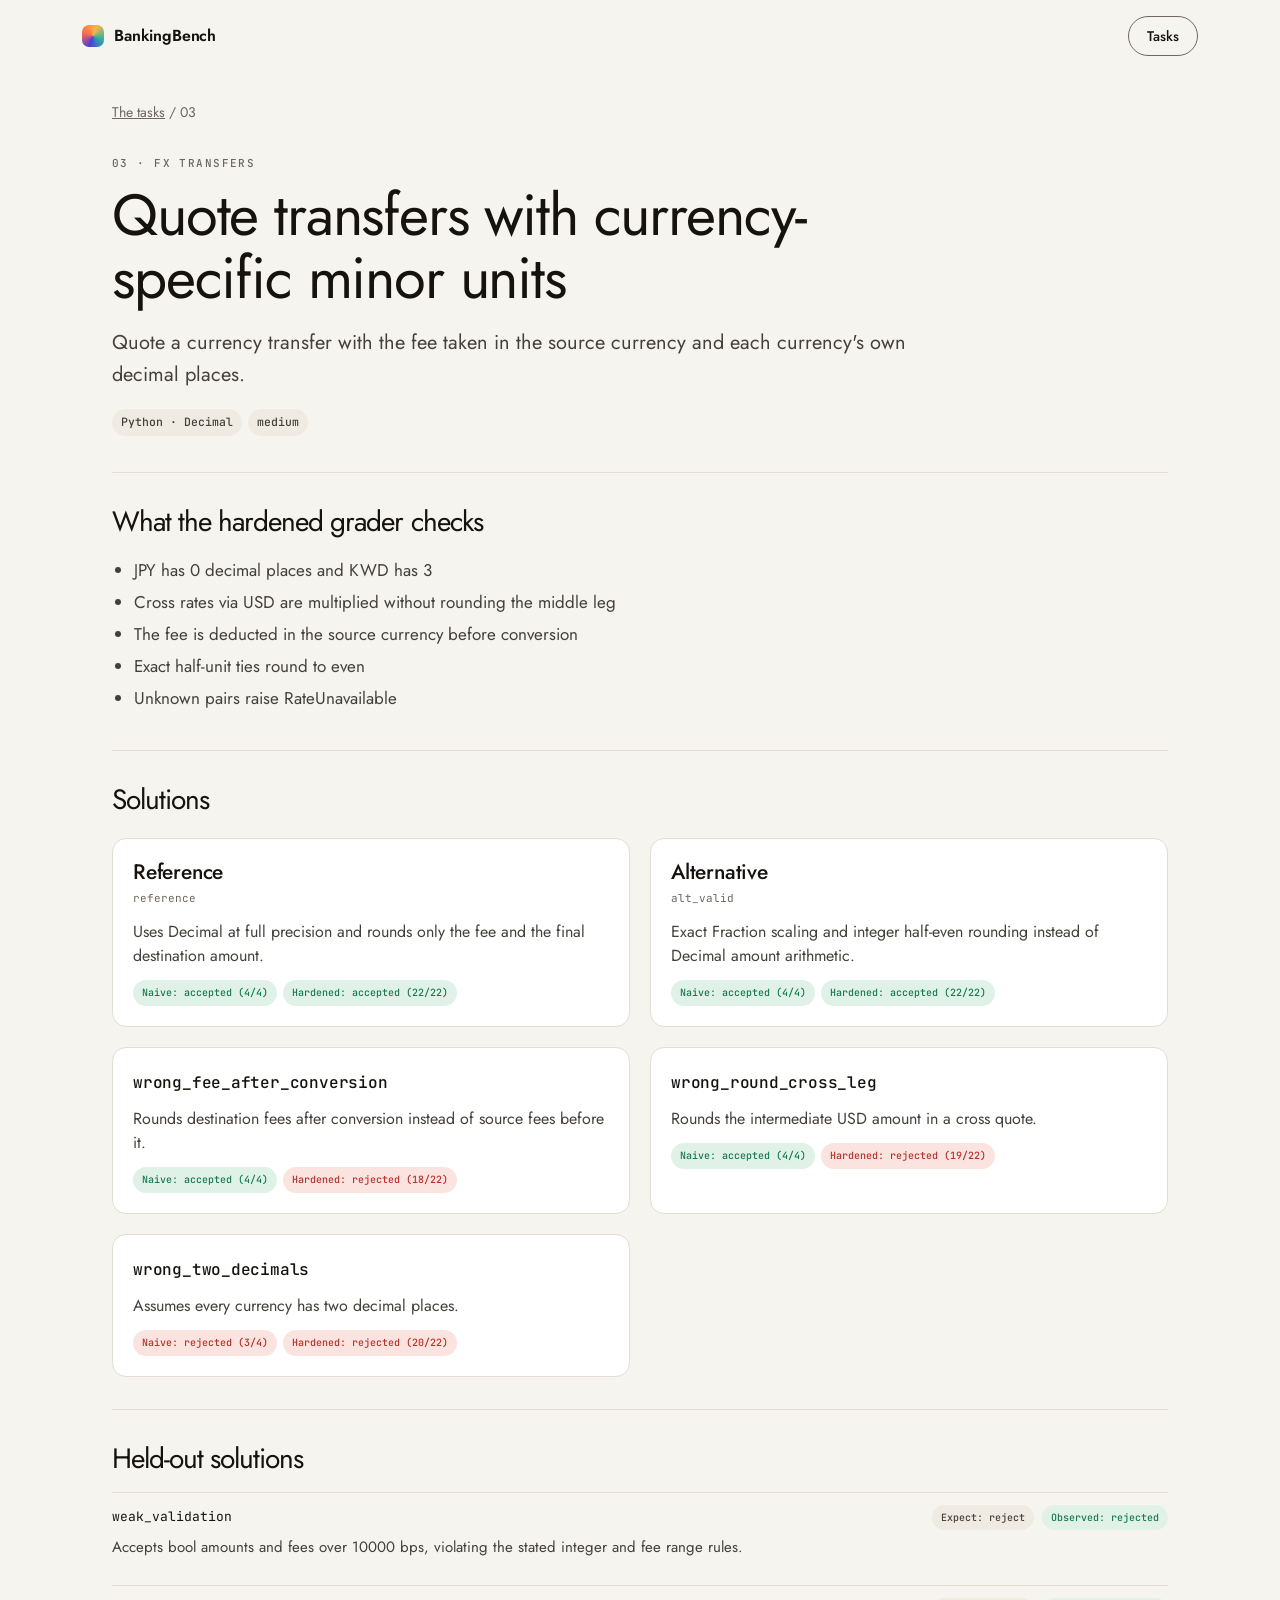
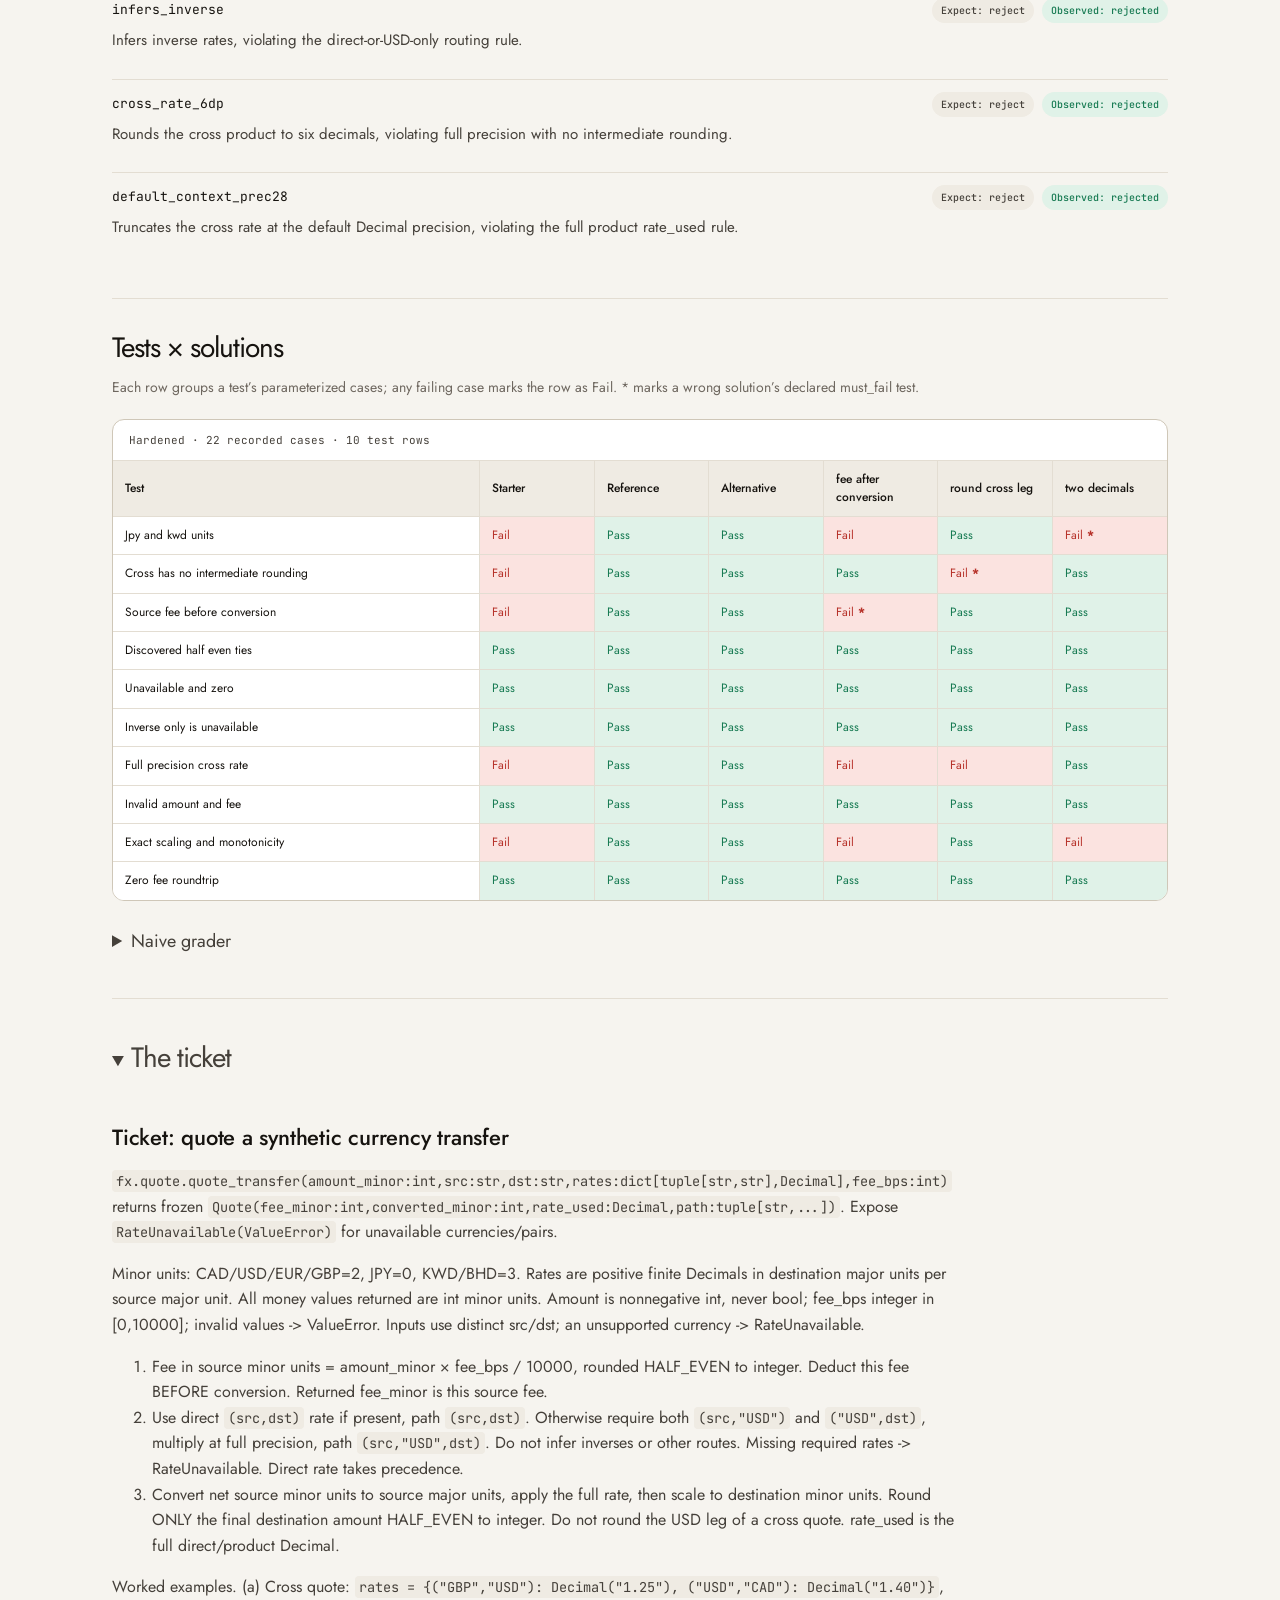
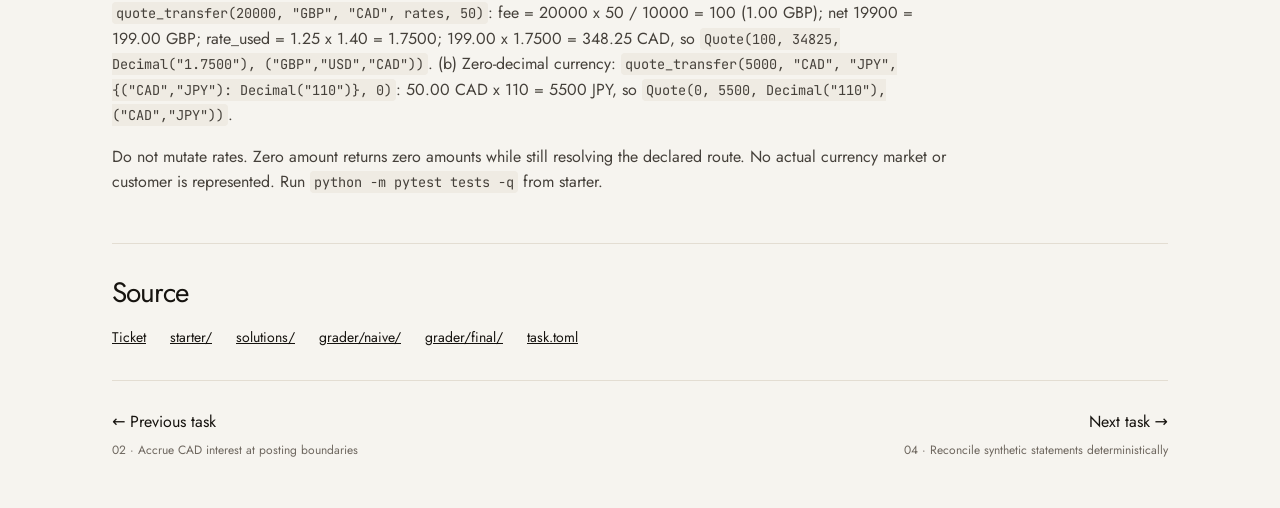
<file: site/tasks/03_fx_quotes.html>
﻿<!doctype html>
<html lang="en">
<head><meta charset="utf-8"><meta name="viewport" content="width=device-width, initial-scale=1">
<title>Quote transfers with currency-specific minor units · BankingBench</title><meta name="description" content="Quote a currency transfer with the fee taken in the source currency and each currency&#x27;s own decimal places.">
<link rel="stylesheet" href="../assets/shared.css"></head>
<body class="task-page">
<a class="skip" href="#task">Skip to task</a>
<nav class="top" aria-label="Primary"><div class="wrap"><a class="brand" href="../index.html"><i aria-hidden="true"></i><span>BankingBench</span></a><a class="btn ghost" href="../index.html#tasks">Tasks</a></div></nav>
<main class="wrap" id="task">
<div class="breadcrumb"><a href="../index.html#tasks">The tasks</a><span aria-hidden="true"> / </span><span>03</span></div>
<header class="task-hero"><p class="eyebrow">03 · FX transfers</p><h1>Quote transfers with currency-specific minor units</h1><p class="lede">Quote a currency transfer with the fee taken in the source currency and each currency&#x27;s own decimal places.</p><div class="tags"><span class="tag">Python · Decimal</span><span class="tag">medium</span></div></header>
<section class="checks"><h2>What the hardened grader checks</h2><ul><li>JPY has 0 decimal places and KWD has 3</li><li>Cross rates via USD are multiplied without rounding the middle leg</li><li>The fee is deducted in the source currency before conversion</li><li>Exact half-unit ties round to even</li><li>Unknown pairs raise RateUnavailable</li></ul></section>
<section><h2>Solutions</h2><div class="solutions"><article class="solution"><h3>Reference</h3><code>reference</code><p>Uses Decimal at full precision and rounds only the fee and the final destination amount.</p><div class="tags"><span class="tag good">Naive: accepted (4/4)</span><span class="tag good">Hardened: accepted (22/22)</span></div></article><article class="solution"><h3>Alternative</h3><code>alt_valid</code><p>Exact Fraction scaling and integer half-even rounding instead of Decimal amount arithmetic.</p><div class="tags"><span class="tag good">Naive: accepted (4/4)</span><span class="tag good">Hardened: accepted (22/22)</span></div></article><article class="solution"><h3><code>wrong_fee_after_conversion</code></h3><p>Rounds destination fees after conversion instead of source fees before it.</p><div class="tags"><span class="tag good">Naive: accepted (4/4)</span><span class="tag bad">Hardened: rejected (18/22)</span></div></article><article class="solution"><h3><code>wrong_round_cross_leg</code></h3><p>Rounds the intermediate USD amount in a cross quote.</p><div class="tags"><span class="tag good">Naive: accepted (4/4)</span><span class="tag bad">Hardened: rejected (19/22)</span></div></article><article class="solution"><h3><code>wrong_two_decimals</code></h3><p>Assumes every currency has two decimal places.</p><div class="tags"><span class="tag bad">Naive: rejected (3/4)</span><span class="tag bad">Hardened: rejected (20/22)</span></div></article></div></section>
<section class="heldout-solutions"><h2>Held-out solutions</h2><ul><li><div class="heldout-probe"><code>weak_validation</code><span class="tag">Expect: reject</span><span class="tag good">Observed: rejected</span></div><p>Accepts bool amounts and fees over 10000 bps, violating the stated integer and fee range rules.</p></li><li><div class="heldout-probe"><code>infers_inverse</code><span class="tag">Expect: reject</span><span class="tag good">Observed: rejected</span></div><p>Infers inverse rates, violating the direct-or-USD-only routing rule.</p></li><li><div class="heldout-probe"><code>cross_rate_6dp</code><span class="tag">Expect: reject</span><span class="tag good">Observed: rejected</span></div><p>Rounds the cross product to six decimals, violating full precision with no intermediate rounding.</p></li><li><div class="heldout-probe"><code>default_context_prec28</code><span class="tag">Expect: reject</span><span class="tag good">Observed: rejected</span></div><p>Truncates the cross rate at the default Decimal precision, violating the full product rate_used rule.</p></li></ul></section>
<section><h2>Tests × solutions</h2><p class="grid-note">Each row groups a test’s parameterized cases; any failing case marks the row as Fail. * marks a wrong solution’s declared must_fail test.</p><div class="test-scroll" tabindex="0" role="region" aria-label="Hardened: scroll tests and solutions"><table class="test-grid"><caption>Hardened · 22 recorded cases · 10 test rows</caption><thead><tr><th scope="col">Test</th><th scope="col">Starter</th><th scope="col">Reference</th><th scope="col">Alternative</th><th scope="col">fee after conversion</th><th scope="col">round cross leg</th><th scope="col">two decimals</th></tr></thead><tbody><tr><th scope="row" title="test_hidden_fx::test_jpy_and_kwd_units">Jpy and kwd units</th><td class="test-fail">Fail</td><td class="test-pass">Pass</td><td class="test-pass">Pass</td><td class="test-fail">Fail</td><td class="test-pass">Pass</td><td class="test-fail">Fail <abbr title="Declared must_fail test">*</abbr></td></tr><tr><th scope="row" title="test_hidden_fx::test_cross_has_no_intermediate_rounding">Cross has no intermediate rounding</th><td class="test-fail">Fail</td><td class="test-pass">Pass</td><td class="test-pass">Pass</td><td class="test-pass">Pass</td><td class="test-fail">Fail <abbr title="Declared must_fail test">*</abbr></td><td class="test-pass">Pass</td></tr><tr><th scope="row" title="test_hidden_fx::test_source_fee_before_conversion">Source fee before conversion</th><td class="test-fail">Fail</td><td class="test-pass">Pass</td><td class="test-pass">Pass</td><td class="test-fail">Fail <abbr title="Declared must_fail test">*</abbr></td><td class="test-pass">Pass</td><td class="test-pass">Pass</td></tr><tr><th scope="row" title="test_hidden_fx::test_discovered_half_even_ties">Discovered half even ties</th><td class="test-pass">Pass</td><td class="test-pass">Pass</td><td class="test-pass">Pass</td><td class="test-pass">Pass</td><td class="test-pass">Pass</td><td class="test-pass">Pass</td></tr><tr><th scope="row" title="test_hidden_fx::test_unavailable_and_zero">Unavailable and zero</th><td class="test-pass">Pass</td><td class="test-pass">Pass</td><td class="test-pass">Pass</td><td class="test-pass">Pass</td><td class="test-pass">Pass</td><td class="test-pass">Pass</td></tr><tr><th scope="row" title="test_hidden_fx::test_inverse_only_is_unavailable">Inverse only is unavailable</th><td class="test-pass">Pass</td><td class="test-pass">Pass</td><td class="test-pass">Pass</td><td class="test-pass">Pass</td><td class="test-pass">Pass</td><td class="test-pass">Pass</td></tr><tr><th scope="row" title="test_hidden_fx::test_full_precision_cross_rate">Full precision cross rate</th><td class="test-fail">Fail</td><td class="test-pass">Pass</td><td class="test-pass">Pass</td><td class="test-fail">Fail</td><td class="test-fail">Fail</td><td class="test-pass">Pass</td></tr><tr><th scope="row" title="test_hidden_fx::test_invalid_amount_and_fee">Invalid amount and fee</th><td class="test-pass">Pass</td><td class="test-pass">Pass</td><td class="test-pass">Pass</td><td class="test-pass">Pass</td><td class="test-pass">Pass</td><td class="test-pass">Pass</td></tr><tr><th scope="row" title="test_hidden_fx::test_exact_scaling_and_monotonicity">Exact scaling and monotonicity</th><td class="test-fail">Fail</td><td class="test-pass">Pass</td><td class="test-pass">Pass</td><td class="test-fail">Fail</td><td class="test-pass">Pass</td><td class="test-fail">Fail</td></tr><tr><th scope="row" title="test_hidden_fx::test_zero_fee_roundtrip">Zero fee roundtrip</th><td class="test-pass">Pass</td><td class="test-pass">Pass</td><td class="test-pass">Pass</td><td class="test-pass">Pass</td><td class="test-pass">Pass</td><td class="test-pass">Pass</td></tr></tbody></table></div><details class="naive-tests"><summary>Naive grader</summary><div class="test-scroll" tabindex="0" role="region" aria-label="Naive: scroll tests and solutions"><table class="test-grid"><caption>Naive · 4 recorded cases · 4 test rows</caption><thead><tr><th scope="col">Test</th><th scope="col">Starter</th><th scope="col">Reference</th><th scope="col">Alternative</th><th scope="col">fee after conversion</th><th scope="col">round cross leg</th><th scope="col">two decimals</th></tr></thead><tbody><tr><th scope="row" title="test_hidden::test_direct_cad_usd">Direct cad usd</th><td class="test-fail">Fail</td><td class="test-pass">Pass</td><td class="test-pass">Pass</td><td class="test-pass">Pass</td><td class="test-pass">Pass</td><td class="test-pass">Pass</td></tr><tr><th scope="row" title="test_hidden::test_ticket_example_cross_quote">Ticket example cross quote</th><td class="test-fail">Fail</td><td class="test-pass">Pass</td><td class="test-pass">Pass</td><td class="test-pass">Pass</td><td class="test-pass">Pass</td><td class="test-pass">Pass</td></tr><tr><th scope="row" title="test_hidden::test_ticket_example_zero_decimal_currency">Ticket example zero decimal currency</th><td class="test-fail">Fail</td><td class="test-pass">Pass</td><td class="test-pass">Pass</td><td class="test-pass">Pass</td><td class="test-pass">Pass</td><td class="test-fail">Fail</td></tr><tr><th scope="row" title="test_hidden::test_unknown_route_rejected">Unknown route rejected</th><td class="test-pass">Pass</td><td class="test-pass">Pass</td><td class="test-pass">Pass</td><td class="test-pass">Pass</td><td class="test-pass">Pass</td><td class="test-pass">Pass</td></tr></tbody></table></div></details></section>
<section><details class="ticket" open><summary><h2>The ticket</h2></summary><div class="ticket-body"><h3>Ticket: quote a synthetic currency transfer</h3>
<p><code>fx.quote.quote_transfer(amount_minor:int,src:str,dst:str,rates:dict[tuple[str,str],Decimal],fee_bps:int)</code> returns frozen <code>Quote(fee_minor:int,converted_minor:int,rate_used:Decimal,path:tuple[str,...])</code>. Expose <code>RateUnavailable(ValueError)</code> for unavailable currencies/pairs.</p>
<p>Minor units: CAD/USD/EUR/GBP=2, JPY=0, KWD/BHD=3. Rates are positive finite Decimals in destination major units per source major unit. All money values returned are int minor units. Amount is nonnegative int, never bool; fee_bps integer in [0,10000]; invalid values -&gt; ValueError. Inputs use distinct src/dst; an unsupported currency -&gt; RateUnavailable.</p>
<ol><li>Fee in source minor units = amount_minor × fee_bps / 10000, rounded HALF_EVEN to integer. Deduct this fee BEFORE conversion. Returned fee_minor is this source fee.</li><li>Use direct <code>(src,dst)</code> rate if present, path <code>(src,dst)</code>. Otherwise require both <code>(src,&quot;USD&quot;)</code> and <code>(&quot;USD&quot;,dst)</code>, multiply at full precision, path <code>(src,&quot;USD&quot;,dst)</code>. Do not infer inverses or other routes. Missing required rates -&gt; RateUnavailable. Direct rate takes precedence.</li><li>Convert net source minor units to source major units, apply the full rate, then scale to destination minor units. Round ONLY the final destination amount HALF_EVEN to integer. Do not round the USD leg of a cross quote. rate_used is the full direct/product Decimal.</li></ol>
<p>Worked examples. (a) Cross quote: <code>rates = {(&quot;GBP&quot;,&quot;USD&quot;): Decimal(&quot;1.25&quot;), (&quot;USD&quot;,&quot;CAD&quot;): Decimal(&quot;1.40&quot;)}</code>, <code>quote_transfer(20000, &quot;GBP&quot;, &quot;CAD&quot;, rates, 50)</code>: fee = 20000 x 50 / 10000 = 100 (1.00 GBP); net 19900 = 199.00 GBP; rate_used = 1.25 x 1.40 = 1.7500; 199.00 x 1.7500 = 348.25 CAD, so <code>Quote(100, 34825, Decimal(&quot;1.7500&quot;), (&quot;GBP&quot;,&quot;USD&quot;,&quot;CAD&quot;))</code>. (b) Zero-decimal currency: <code>quote_transfer(5000, &quot;CAD&quot;, &quot;JPY&quot;, {(&quot;CAD&quot;,&quot;JPY&quot;): Decimal(&quot;110&quot;)}, 0)</code>: 50.00 CAD x 110 = 5500 JPY, so <code>Quote(0, 5500, Decimal(&quot;110&quot;), (&quot;CAD&quot;,&quot;JPY&quot;))</code>.</p>
<p>Do not mutate rates. Zero amount returns zero amounts while still resolving the declared route. No actual currency market or customer is represented. Run <code>python -m pytest tests -q</code> from starter.</p></div></details></section>
<section class="sources"><h2>Source</h2><div class="source-links"><a href="https://github.com/PranavThukral/bankingbench/blob/main/tasks/03_fx_quotes/PROBLEM.md">Ticket</a><a href="https://github.com/PranavThukral/bankingbench/tree/main/tasks/03_fx_quotes/starter">starter/</a><a href="https://github.com/PranavThukral/bankingbench/tree/main/tasks/03_fx_quotes/solutions">solutions/</a><a href="https://github.com/PranavThukral/bankingbench/tree/main/tasks/03_fx_quotes/grader/naive">grader/naive/</a><a href="https://github.com/PranavThukral/bankingbench/tree/main/tasks/03_fx_quotes/grader/final">grader/final/</a><a href="https://github.com/PranavThukral/bankingbench/blob/main/tasks/03_fx_quotes/task.toml">task.toml</a></div></section>
<nav class="task-pagination" aria-label="Task navigation"><a href="02_interest_accrual.html">← Previous task<span>02 · Accrue CAD interest at posting boundaries</span></a><a href="04_ledger_reconciliation.html">Next task →<span>04 · Reconcile synthetic statements deterministically</span></a></nav>
</main></body></html>
</file>
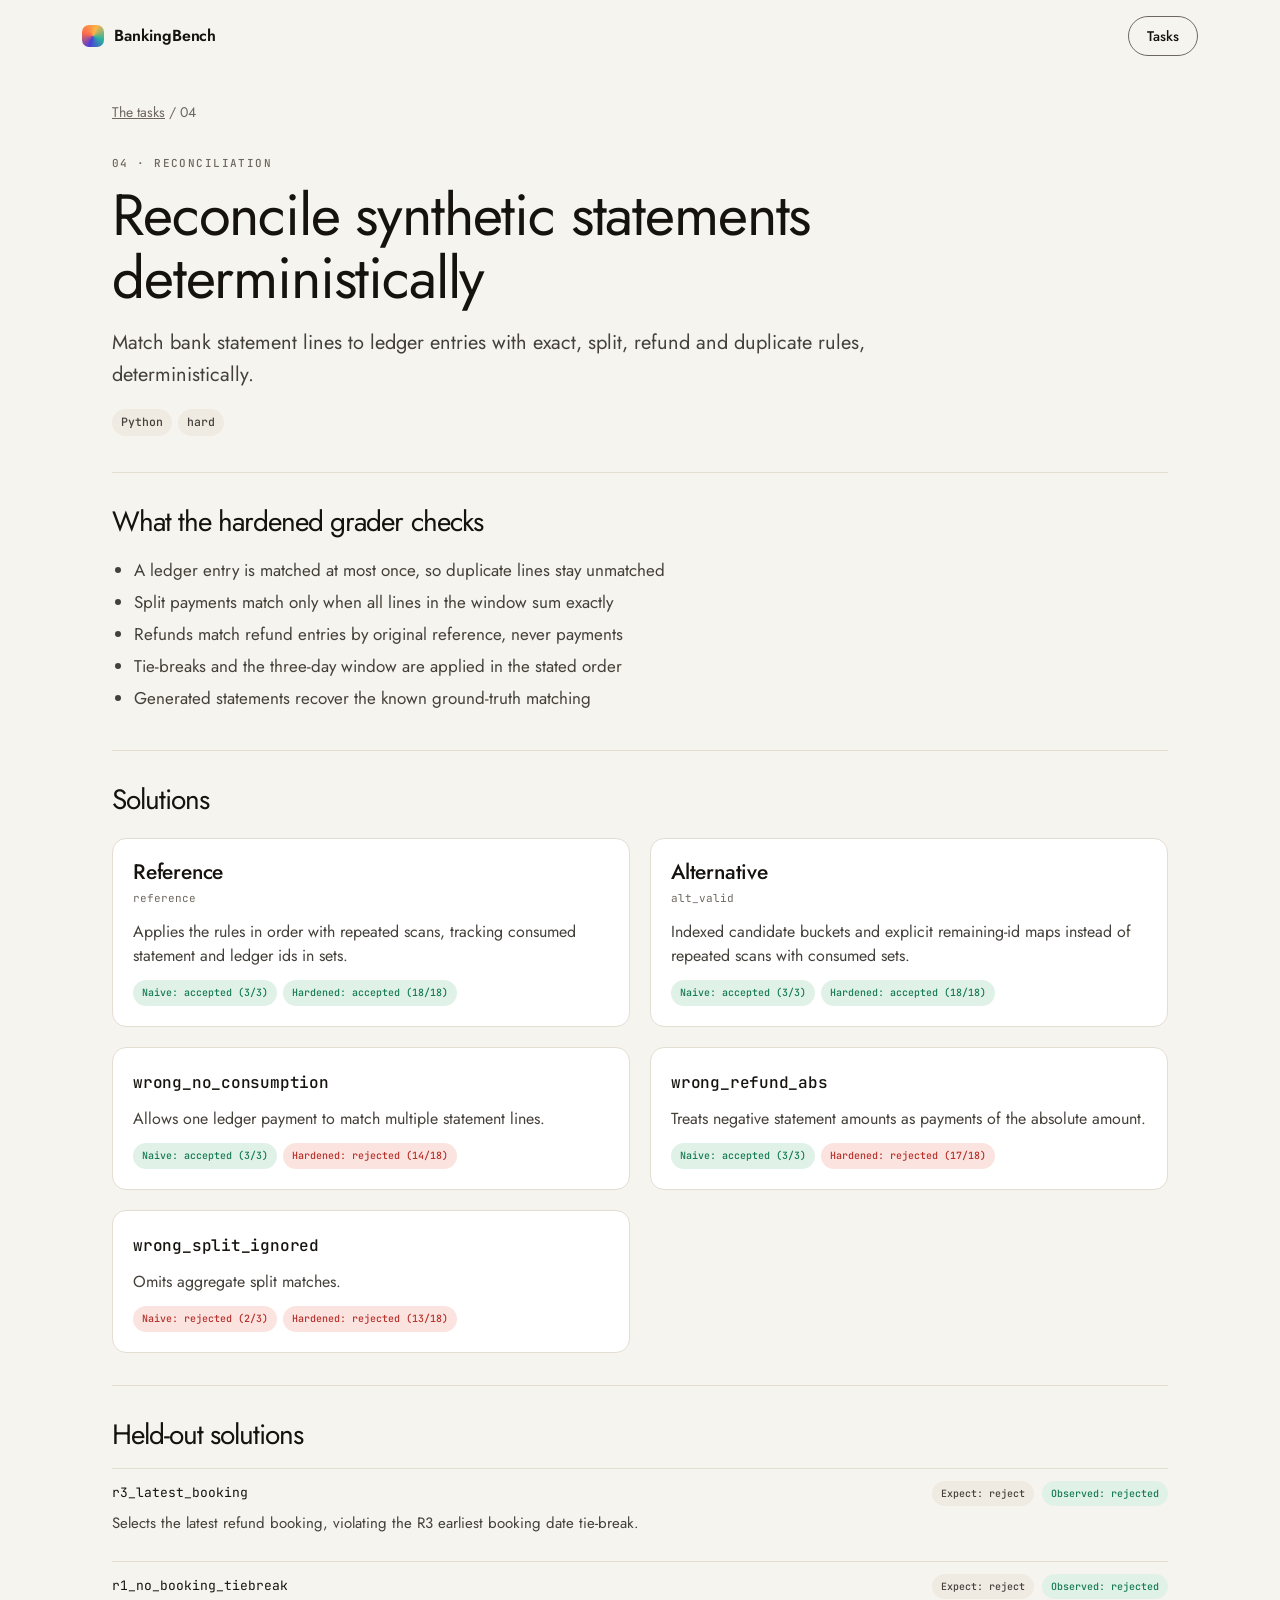
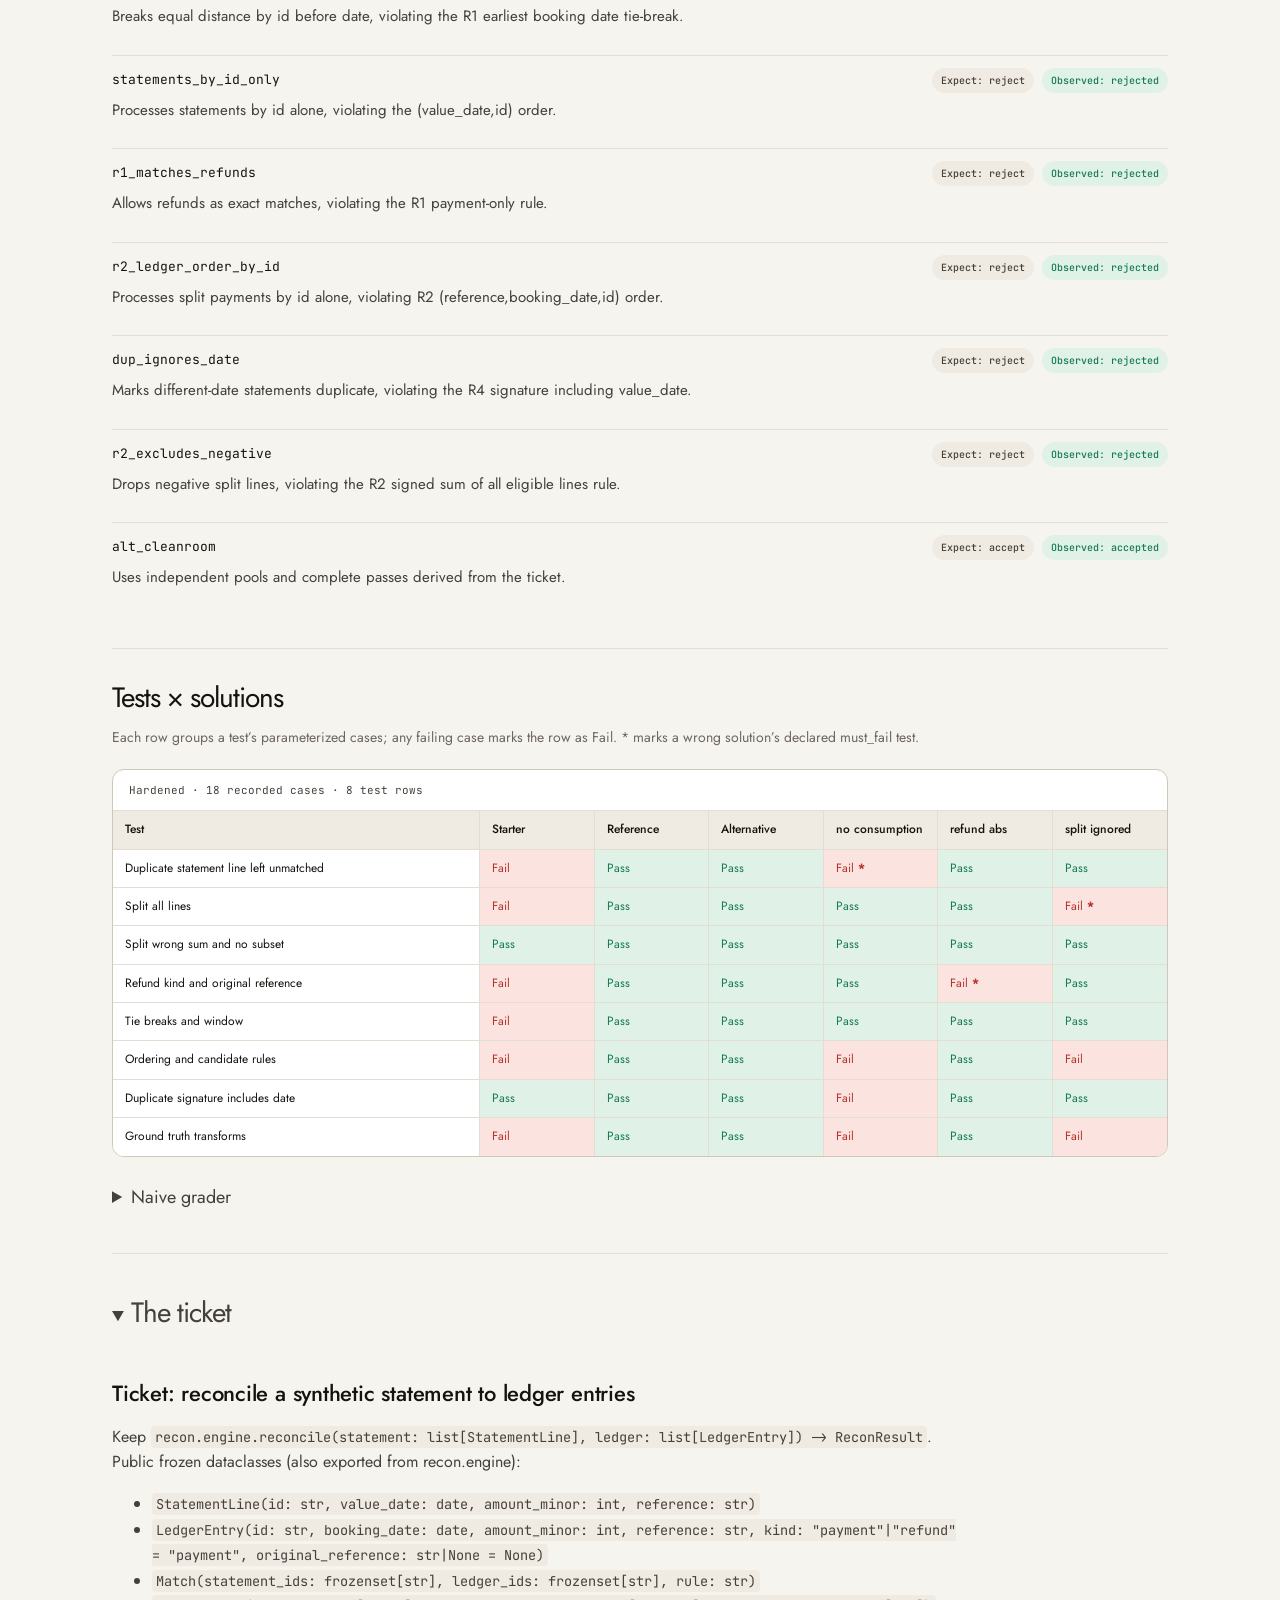
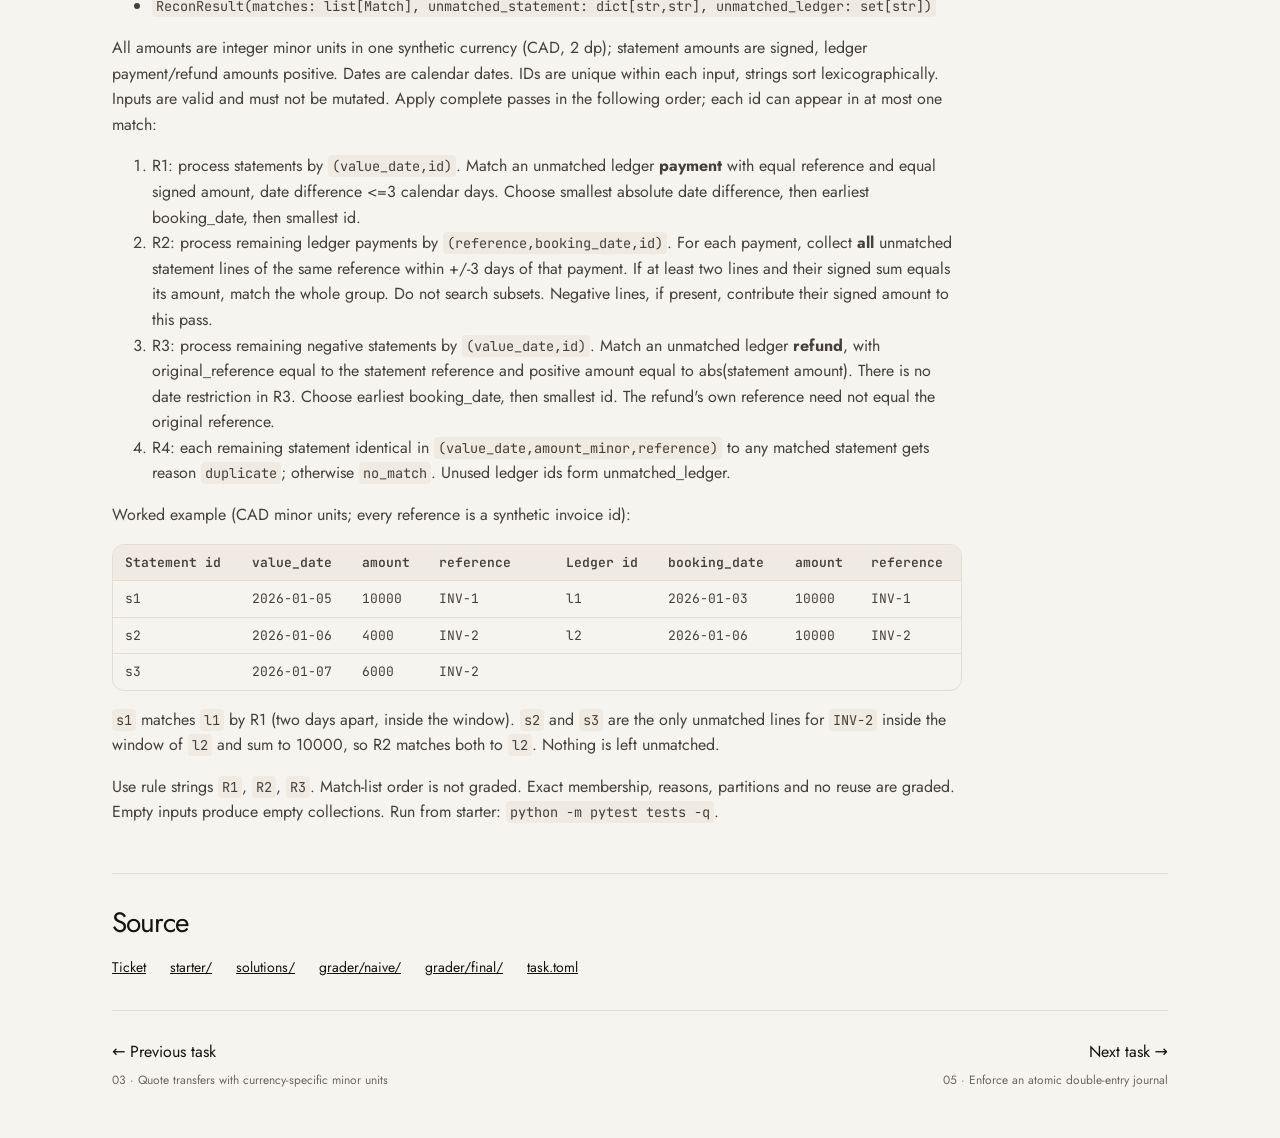
<file: site/tasks/04_ledger_reconciliation.html>
﻿<!doctype html>
<html lang="en">
<head><meta charset="utf-8"><meta name="viewport" content="width=device-width, initial-scale=1">
<title>Reconcile synthetic statements deterministically · BankingBench</title><meta name="description" content="Match bank statement lines to ledger entries with exact, split, refund and duplicate rules, deterministically.">
<link rel="stylesheet" href="../assets/shared.css"></head>
<body class="task-page">
<a class="skip" href="#task">Skip to task</a>
<nav class="top" aria-label="Primary"><div class="wrap"><a class="brand" href="../index.html"><i aria-hidden="true"></i><span>BankingBench</span></a><a class="btn ghost" href="../index.html#tasks">Tasks</a></div></nav>
<main class="wrap" id="task">
<div class="breadcrumb"><a href="../index.html#tasks">The tasks</a><span aria-hidden="true"> / </span><span>04</span></div>
<header class="task-hero"><p class="eyebrow">04 · Reconciliation</p><h1>Reconcile synthetic statements deterministically</h1><p class="lede">Match bank statement lines to ledger entries with exact, split, refund and duplicate rules, deterministically.</p><div class="tags"><span class="tag">Python</span><span class="tag">hard</span></div></header>
<section class="checks"><h2>What the hardened grader checks</h2><ul><li>A ledger entry is matched at most once, so duplicate lines stay unmatched</li><li>Split payments match only when all lines in the window sum exactly</li><li>Refunds match refund entries by original reference, never payments</li><li>Tie-breaks and the three-day window are applied in the stated order</li><li>Generated statements recover the known ground-truth matching</li></ul></section>
<section><h2>Solutions</h2><div class="solutions"><article class="solution"><h3>Reference</h3><code>reference</code><p>Applies the rules in order with repeated scans, tracking consumed statement and ledger ids in sets.</p><div class="tags"><span class="tag good">Naive: accepted (3/3)</span><span class="tag good">Hardened: accepted (18/18)</span></div></article><article class="solution"><h3>Alternative</h3><code>alt_valid</code><p>Indexed candidate buckets and explicit remaining-id maps instead of repeated scans with consumed sets.</p><div class="tags"><span class="tag good">Naive: accepted (3/3)</span><span class="tag good">Hardened: accepted (18/18)</span></div></article><article class="solution"><h3><code>wrong_no_consumption</code></h3><p>Allows one ledger payment to match multiple statement lines.</p><div class="tags"><span class="tag good">Naive: accepted (3/3)</span><span class="tag bad">Hardened: rejected (14/18)</span></div></article><article class="solution"><h3><code>wrong_refund_abs</code></h3><p>Treats negative statement amounts as payments of the absolute amount.</p><div class="tags"><span class="tag good">Naive: accepted (3/3)</span><span class="tag bad">Hardened: rejected (17/18)</span></div></article><article class="solution"><h3><code>wrong_split_ignored</code></h3><p>Omits aggregate split matches.</p><div class="tags"><span class="tag bad">Naive: rejected (2/3)</span><span class="tag bad">Hardened: rejected (13/18)</span></div></article></div></section>
<section class="heldout-solutions"><h2>Held-out solutions</h2><ul><li><div class="heldout-probe"><code>r3_latest_booking</code><span class="tag">Expect: reject</span><span class="tag good">Observed: rejected</span></div><p>Selects the latest refund booking, violating the R3 earliest booking date tie-break.</p></li><li><div class="heldout-probe"><code>r1_no_booking_tiebreak</code><span class="tag">Expect: reject</span><span class="tag good">Observed: rejected</span></div><p>Breaks equal distance by id before date, violating the R1 earliest booking date tie-break.</p></li><li><div class="heldout-probe"><code>statements_by_id_only</code><span class="tag">Expect: reject</span><span class="tag good">Observed: rejected</span></div><p>Processes statements by id alone, violating the (value_date,id) order.</p></li><li><div class="heldout-probe"><code>r1_matches_refunds</code><span class="tag">Expect: reject</span><span class="tag good">Observed: rejected</span></div><p>Allows refunds as exact matches, violating the R1 payment-only rule.</p></li><li><div class="heldout-probe"><code>r2_ledger_order_by_id</code><span class="tag">Expect: reject</span><span class="tag good">Observed: rejected</span></div><p>Processes split payments by id alone, violating R2 (reference,booking_date,id) order.</p></li><li><div class="heldout-probe"><code>dup_ignores_date</code><span class="tag">Expect: reject</span><span class="tag good">Observed: rejected</span></div><p>Marks different-date statements duplicate, violating the R4 signature including value_date.</p></li><li><div class="heldout-probe"><code>r2_excludes_negative</code><span class="tag">Expect: reject</span><span class="tag good">Observed: rejected</span></div><p>Drops negative split lines, violating the R2 signed sum of all eligible lines rule.</p></li><li><div class="heldout-probe"><code>alt_cleanroom</code><span class="tag">Expect: accept</span><span class="tag good">Observed: accepted</span></div><p>Uses independent pools and complete passes derived from the ticket.</p></li></ul></section>
<section><h2>Tests × solutions</h2><p class="grid-note">Each row groups a test’s parameterized cases; any failing case marks the row as Fail. * marks a wrong solution’s declared must_fail test.</p><div class="test-scroll" tabindex="0" role="region" aria-label="Hardened: scroll tests and solutions"><table class="test-grid"><caption>Hardened · 18 recorded cases · 8 test rows</caption><thead><tr><th scope="col">Test</th><th scope="col">Starter</th><th scope="col">Reference</th><th scope="col">Alternative</th><th scope="col">no consumption</th><th scope="col">refund abs</th><th scope="col">split ignored</th></tr></thead><tbody><tr><th scope="row" title="test_hidden_recon::test_duplicate_statement_line_left_unmatched">Duplicate statement line left unmatched</th><td class="test-fail">Fail</td><td class="test-pass">Pass</td><td class="test-pass">Pass</td><td class="test-fail">Fail <abbr title="Declared must_fail test">*</abbr></td><td class="test-pass">Pass</td><td class="test-pass">Pass</td></tr><tr><th scope="row" title="test_hidden_recon::test_split_all_lines">Split all lines</th><td class="test-fail">Fail</td><td class="test-pass">Pass</td><td class="test-pass">Pass</td><td class="test-pass">Pass</td><td class="test-pass">Pass</td><td class="test-fail">Fail <abbr title="Declared must_fail test">*</abbr></td></tr><tr><th scope="row" title="test_hidden_recon::test_split_wrong_sum_and_no_subset">Split wrong sum and no subset</th><td class="test-pass">Pass</td><td class="test-pass">Pass</td><td class="test-pass">Pass</td><td class="test-pass">Pass</td><td class="test-pass">Pass</td><td class="test-pass">Pass</td></tr><tr><th scope="row" title="test_hidden_recon::test_refund_kind_and_original_reference">Refund kind and original reference</th><td class="test-fail">Fail</td><td class="test-pass">Pass</td><td class="test-pass">Pass</td><td class="test-pass">Pass</td><td class="test-fail">Fail <abbr title="Declared must_fail test">*</abbr></td><td class="test-pass">Pass</td></tr><tr><th scope="row" title="test_hidden_recon::test_tie_breaks_and_window">Tie breaks and window</th><td class="test-fail">Fail</td><td class="test-pass">Pass</td><td class="test-pass">Pass</td><td class="test-pass">Pass</td><td class="test-pass">Pass</td><td class="test-pass">Pass</td></tr><tr><th scope="row" title="test_hidden_recon::test_ordering_and_candidate_rules">Ordering and candidate rules</th><td class="test-fail">Fail</td><td class="test-pass">Pass</td><td class="test-pass">Pass</td><td class="test-fail">Fail</td><td class="test-pass">Pass</td><td class="test-fail">Fail</td></tr><tr><th scope="row" title="test_hidden_recon::test_duplicate_signature_includes_date">Duplicate signature includes date</th><td class="test-pass">Pass</td><td class="test-pass">Pass</td><td class="test-pass">Pass</td><td class="test-fail">Fail</td><td class="test-pass">Pass</td><td class="test-pass">Pass</td></tr><tr><th scope="row" title="test_hidden_recon::test_ground_truth_transforms">Ground truth transforms</th><td class="test-fail">Fail</td><td class="test-pass">Pass</td><td class="test-pass">Pass</td><td class="test-fail">Fail</td><td class="test-pass">Pass</td><td class="test-fail">Fail</td></tr></tbody></table></div><details class="naive-tests"><summary>Naive grader</summary><div class="test-scroll" tabindex="0" role="region" aria-label="Naive: scroll tests and solutions"><table class="test-grid"><caption>Naive · 3 recorded cases · 3 test rows</caption><thead><tr><th scope="col">Test</th><th scope="col">Starter</th><th scope="col">Reference</th><th scope="col">Alternative</th><th scope="col">no consumption</th><th scope="col">refund abs</th><th scope="col">split ignored</th></tr></thead><tbody><tr><th scope="row" title="test_hidden::test_clean_one_to_one">Clean one to one</th><td class="test-pass">Pass</td><td class="test-pass">Pass</td><td class="test-pass">Pass</td><td class="test-pass">Pass</td><td class="test-pass">Pass</td><td class="test-pass">Pass</td></tr><tr><th scope="row" title="test_hidden::test_ticket_worked_example">Ticket worked example</th><td class="test-fail">Fail</td><td class="test-pass">Pass</td><td class="test-pass">Pass</td><td class="test-pass">Pass</td><td class="test-pass">Pass</td><td class="test-fail">Fail</td></tr><tr><th scope="row" title="test_hidden::test_unrelated_line_is_unmatched">Unrelated line is unmatched</th><td class="test-pass">Pass</td><td class="test-pass">Pass</td><td class="test-pass">Pass</td><td class="test-pass">Pass</td><td class="test-pass">Pass</td><td class="test-pass">Pass</td></tr></tbody></table></div></details></section>
<section><details class="ticket" open><summary><h2>The ticket</h2></summary><div class="ticket-body"><h3>Ticket: reconcile a synthetic statement to ledger entries</h3>
<p>Keep <code>recon.engine.reconcile(statement: list[StatementLine], ledger: list[LedgerEntry]) -&gt; ReconResult</code>. Public frozen dataclasses (also exported from recon.engine):</p>
<ul><li><code>StatementLine(id: str, value_date: date, amount_minor: int, reference: str)</code></li><li><code>LedgerEntry(id: str, booking_date: date, amount_minor: int, reference: str, kind: &quot;payment&quot;|&quot;refund&quot; = &quot;payment&quot;, original_reference: str|None = None)</code></li><li><code>Match(statement_ids: frozenset[str], ledger_ids: frozenset[str], rule: str)</code></li><li><code>ReconResult(matches: list[Match], unmatched_statement: dict[str,str], unmatched_ledger: set[str])</code></li></ul>
<p>All amounts are integer minor units in one synthetic currency (CAD, 2 dp); statement amounts are signed, ledger payment/refund amounts positive. Dates are calendar dates. IDs are unique within each input, strings sort lexicographically. Inputs are valid and must not be mutated. Apply complete passes in the following order; each id can appear in at most one match:</p>
<ol><li>R1: process statements by <code>(value_date,id)</code>. Match an unmatched ledger <strong>payment</strong> with equal reference and equal signed amount, date difference &lt;=3 calendar days. Choose smallest absolute date difference, then earliest booking_date, then smallest id.</li><li>R2: process remaining ledger payments by <code>(reference,booking_date,id)</code>. For each payment, collect <strong>all</strong> unmatched statement lines of the same reference within +/-3 days of that payment. If at least two lines and their signed sum equals its amount, match the whole group. Do not search subsets. Negative lines, if present, contribute their signed amount to this pass.</li><li>R3: process remaining negative statements by <code>(value_date,id)</code>. Match an unmatched ledger <strong>refund</strong>, with original_reference equal to the statement reference and positive amount equal to abs(statement amount). There is no date restriction in R3. Choose earliest booking_date, then smallest id. The refund&#x27;s own reference need not equal the original reference.</li><li>R4: each remaining statement identical in <code>(value_date,amount_minor,reference)</code> to any matched statement gets reason <code>duplicate</code>; otherwise <code>no_match</code>. Unused ledger ids form unmatched_ledger.</li></ol>
<p>Worked example (CAD minor units; every reference is a synthetic invoice id):</p>
<div class="md-table" tabindex="0"><table><thead><tr><th>Statement id</th><th>value_date</th><th>amount</th><th>reference</th><th></th><th>Ledger id</th><th>booking_date</th><th>amount</th><th>reference</th></tr></thead><tbody><tr><td>s1</td><td>2026-01-05</td><td>10000</td><td>INV-1</td><td></td><td>l1</td><td>2026-01-03</td><td>10000</td><td>INV-1</td></tr><tr><td>s2</td><td>2026-01-06</td><td>4000</td><td>INV-2</td><td></td><td>l2</td><td>2026-01-06</td><td>10000</td><td>INV-2</td></tr><tr><td>s3</td><td>2026-01-07</td><td>6000</td><td>INV-2</td><td></td><td></td><td></td><td></td><td></td></tr></tbody></table></div>
<p><code>s1</code> matches <code>l1</code> by R1 (two days apart, inside the window). <code>s2</code> and <code>s3</code> are the only unmatched lines for <code>INV-2</code> inside the window of <code>l2</code> and sum to 10000, so R2 matches both to <code>l2</code>. Nothing is left unmatched.</p>
<p>Use rule strings <code>R1</code>, <code>R2</code>, <code>R3</code>. Match-list order is not graded. Exact membership, reasons, partitions and no reuse are graded. Empty inputs produce empty collections. Run from starter: <code>python -m pytest tests -q</code>.</p></div></details></section>
<section class="sources"><h2>Source</h2><div class="source-links"><a href="https://github.com/PranavThukral/bankingbench/blob/main/tasks/04_ledger_reconciliation/PROBLEM.md">Ticket</a><a href="https://github.com/PranavThukral/bankingbench/tree/main/tasks/04_ledger_reconciliation/starter">starter/</a><a href="https://github.com/PranavThukral/bankingbench/tree/main/tasks/04_ledger_reconciliation/solutions">solutions/</a><a href="https://github.com/PranavThukral/bankingbench/tree/main/tasks/04_ledger_reconciliation/grader/naive">grader/naive/</a><a href="https://github.com/PranavThukral/bankingbench/tree/main/tasks/04_ledger_reconciliation/grader/final">grader/final/</a><a href="https://github.com/PranavThukral/bankingbench/blob/main/tasks/04_ledger_reconciliation/task.toml">task.toml</a></div></section>
<nav class="task-pagination" aria-label="Task navigation"><a href="03_fx_quotes.html">← Previous task<span>03 · Quote transfers with currency-specific minor units</span></a><a href="05_double_entry.html">Next task →<span>05 · Enforce an atomic double-entry journal</span></a></nav>
</main></body></html>
</file>
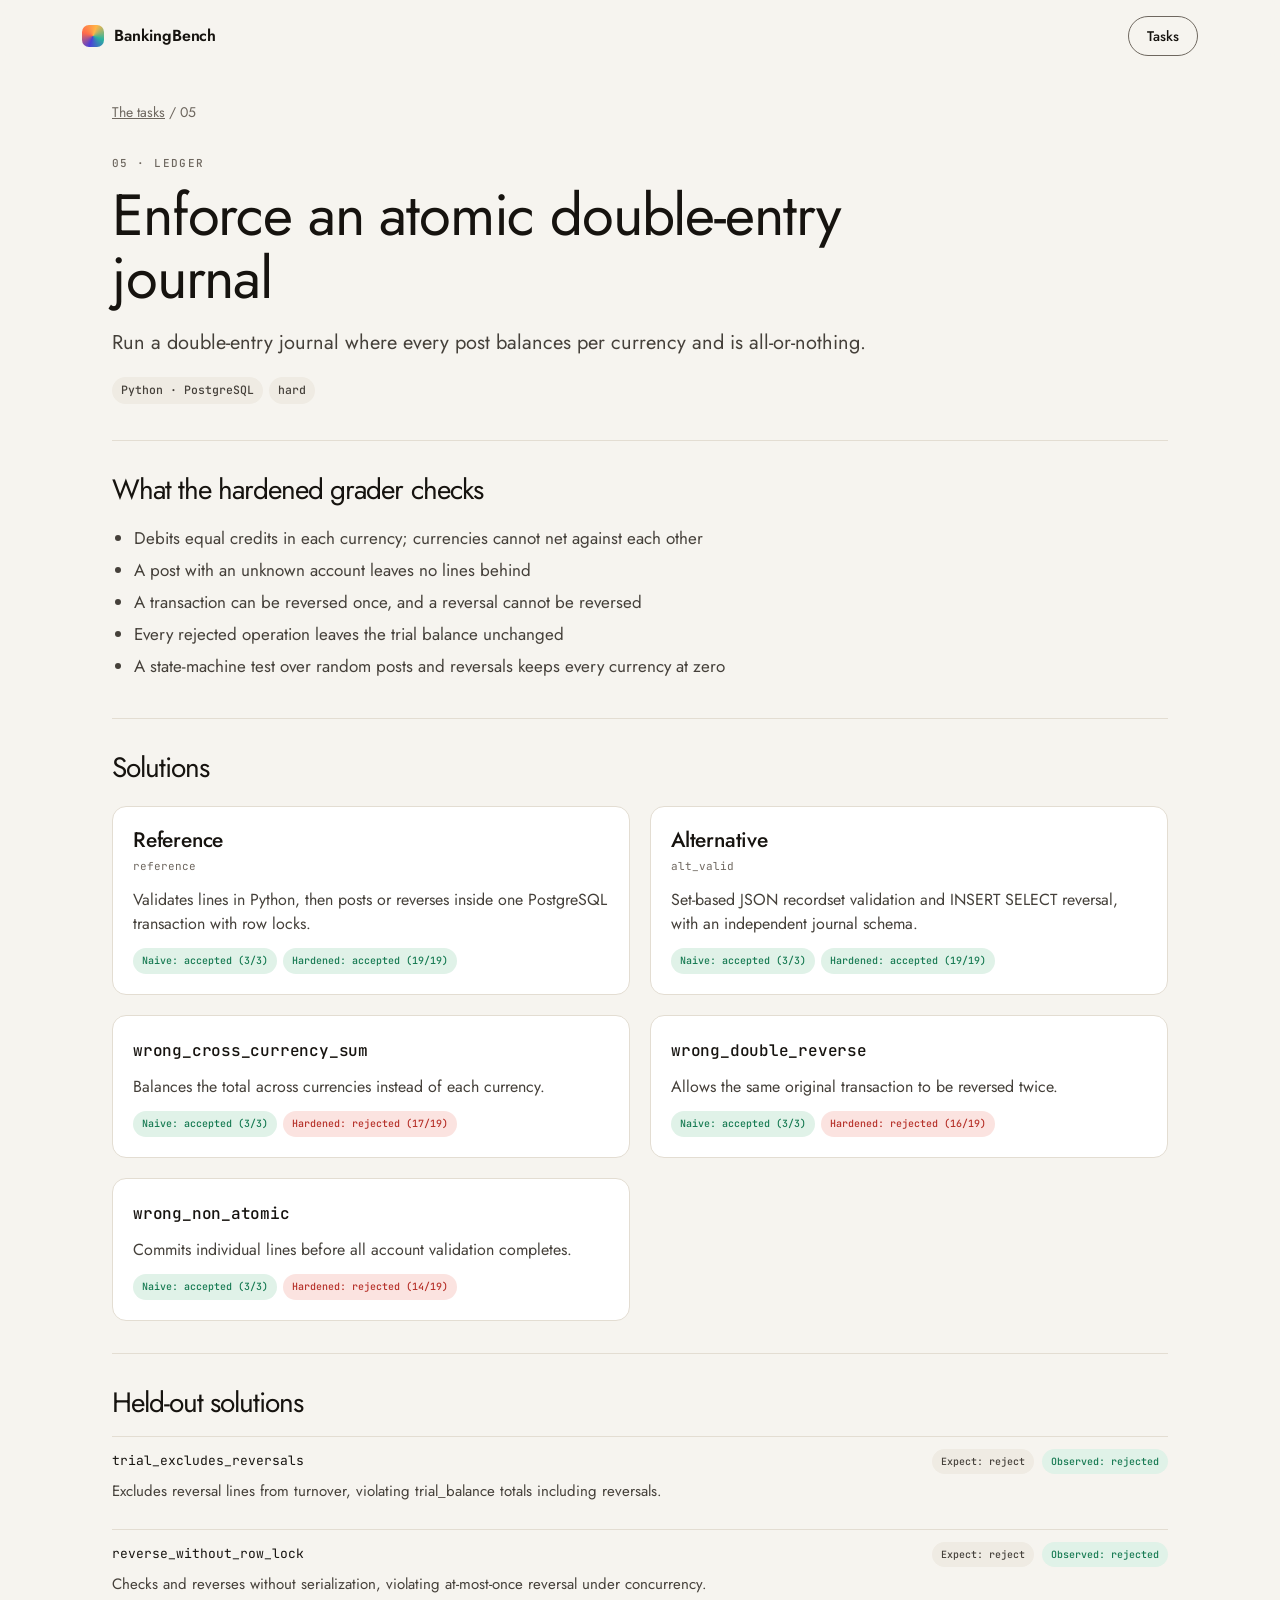
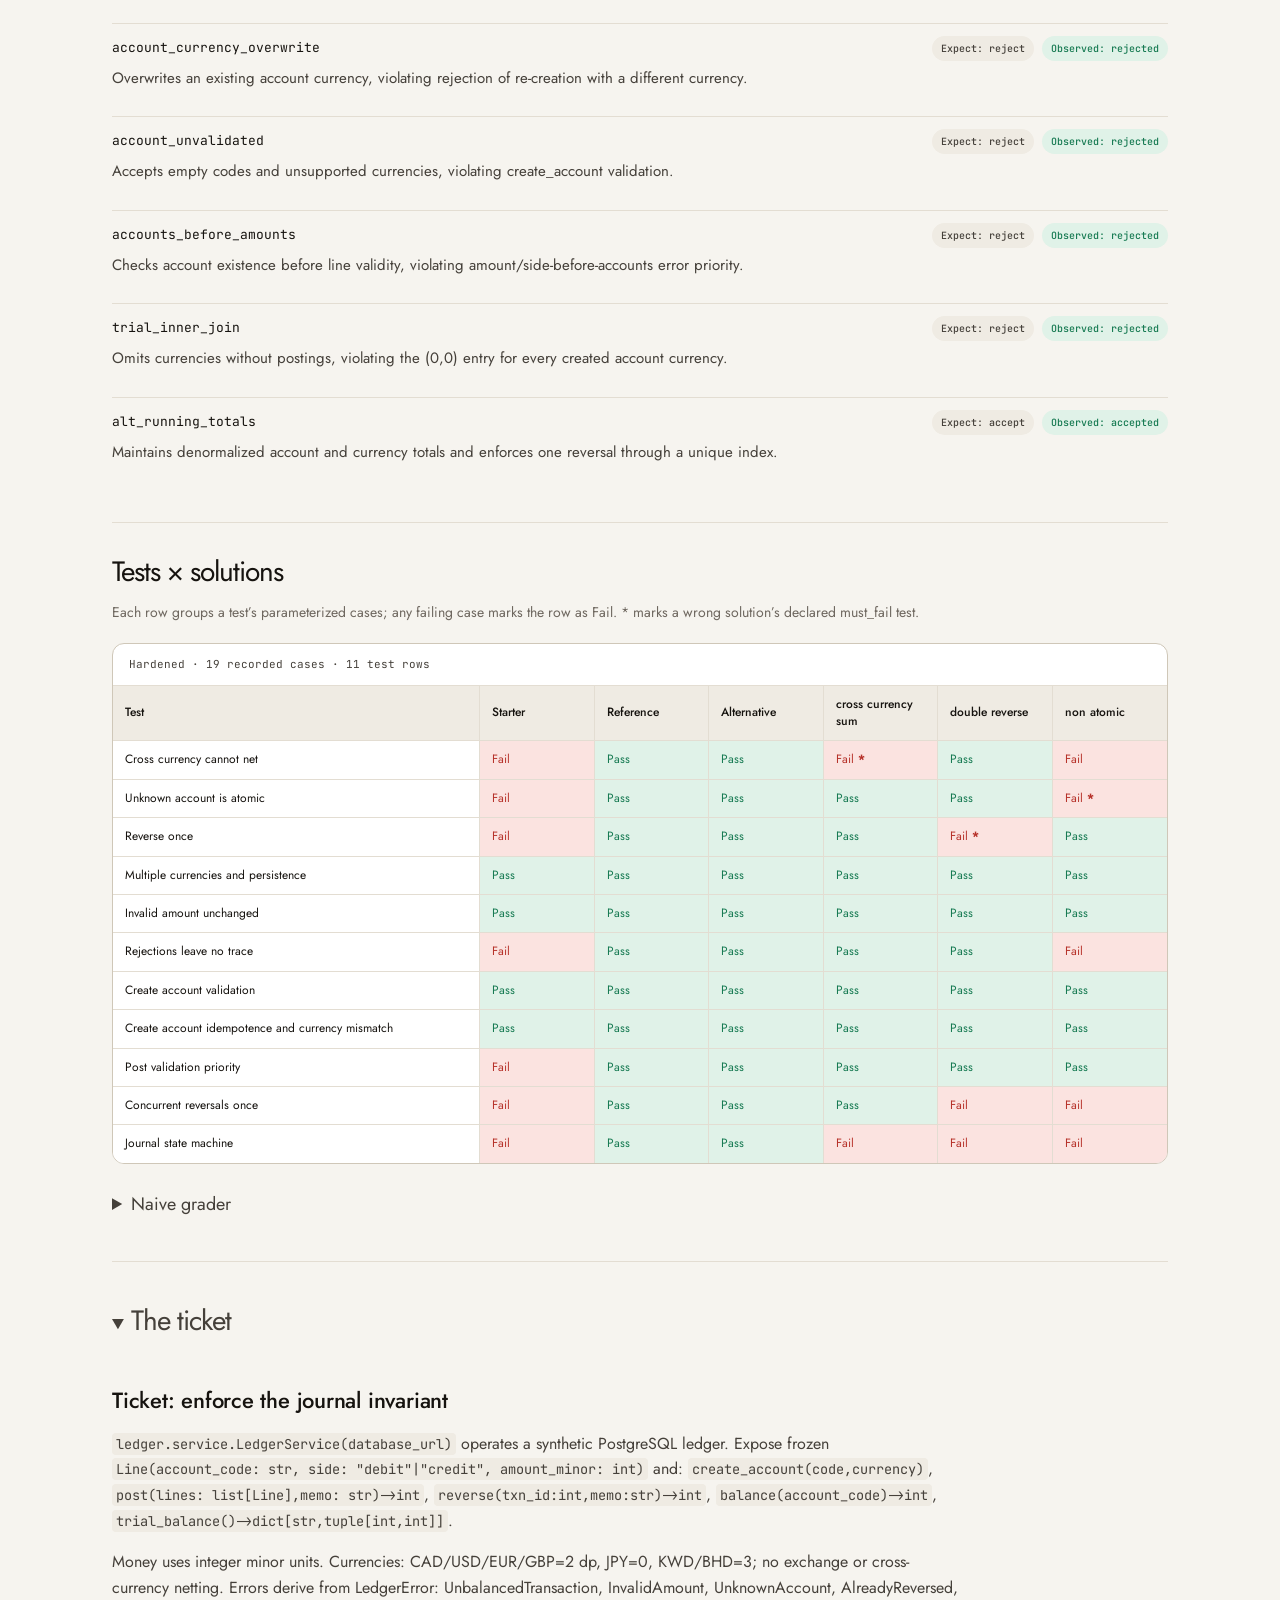
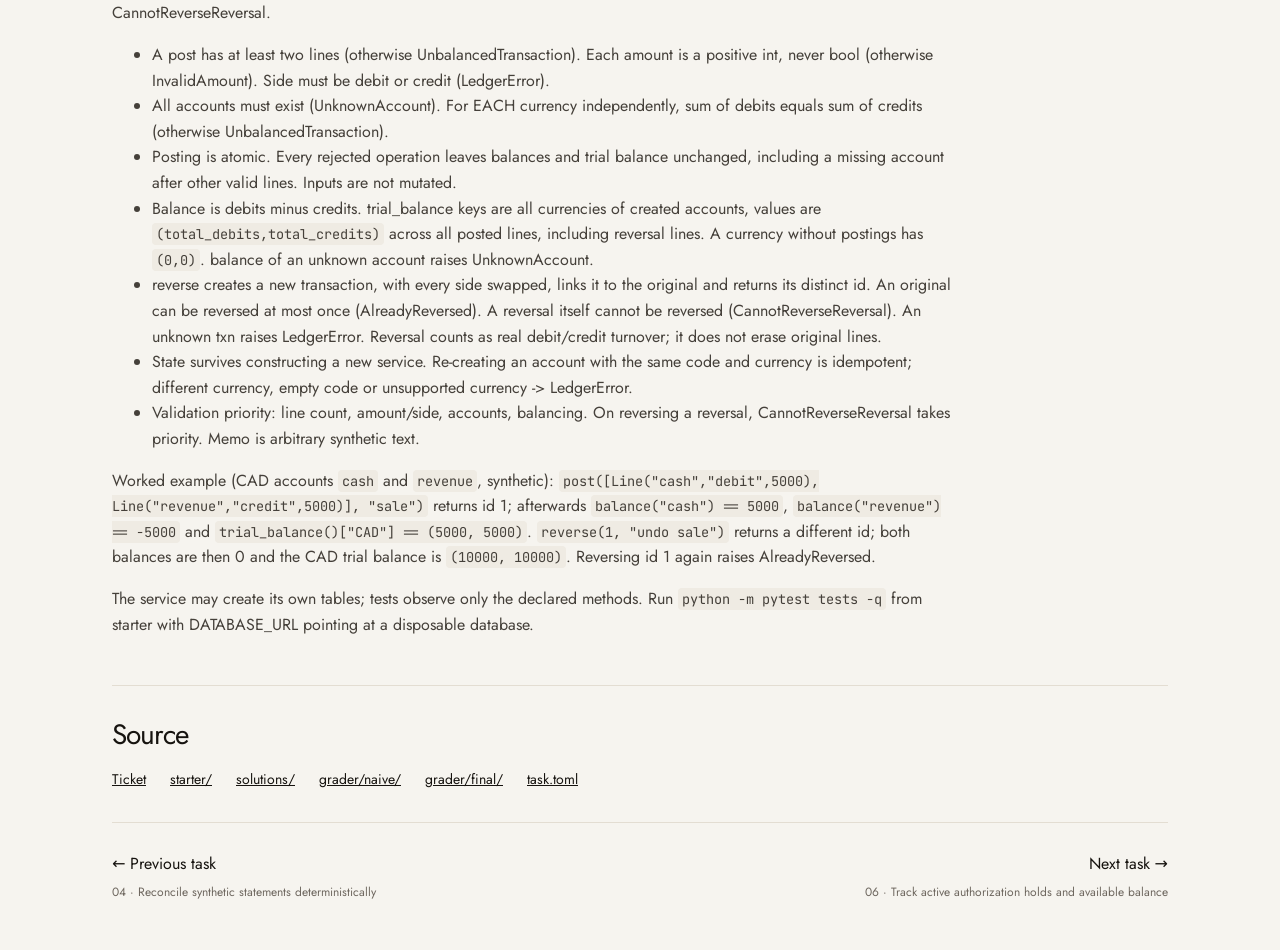
<file: site/tasks/05_double_entry.html>
﻿<!doctype html>
<html lang="en">
<head><meta charset="utf-8"><meta name="viewport" content="width=device-width, initial-scale=1">
<title>Enforce an atomic double-entry journal · BankingBench</title><meta name="description" content="Run a double-entry journal where every post balances per currency and is all-or-nothing.">
<link rel="stylesheet" href="../assets/shared.css"></head>
<body class="task-page">
<a class="skip" href="#task">Skip to task</a>
<nav class="top" aria-label="Primary"><div class="wrap"><a class="brand" href="../index.html"><i aria-hidden="true"></i><span>BankingBench</span></a><a class="btn ghost" href="../index.html#tasks">Tasks</a></div></nav>
<main class="wrap" id="task">
<div class="breadcrumb"><a href="../index.html#tasks">The tasks</a><span aria-hidden="true"> / </span><span>05</span></div>
<header class="task-hero"><p class="eyebrow">05 · Ledger</p><h1>Enforce an atomic double-entry journal</h1><p class="lede">Run a double-entry journal where every post balances per currency and is all-or-nothing.</p><div class="tags"><span class="tag">Python · PostgreSQL</span><span class="tag">hard</span></div></header>
<section class="checks"><h2>What the hardened grader checks</h2><ul><li>Debits equal credits in each currency; currencies cannot net against each other</li><li>A post with an unknown account leaves no lines behind</li><li>A transaction can be reversed once, and a reversal cannot be reversed</li><li>Every rejected operation leaves the trial balance unchanged</li><li>A state-machine test over random posts and reversals keeps every currency at zero</li></ul></section>
<section><h2>Solutions</h2><div class="solutions"><article class="solution"><h3>Reference</h3><code>reference</code><p>Validates lines in Python, then posts or reverses inside one PostgreSQL transaction with row locks.</p><div class="tags"><span class="tag good">Naive: accepted (3/3)</span><span class="tag good">Hardened: accepted (19/19)</span></div></article><article class="solution"><h3>Alternative</h3><code>alt_valid</code><p>Set-based JSON recordset validation and INSERT SELECT reversal, with an independent journal schema.</p><div class="tags"><span class="tag good">Naive: accepted (3/3)</span><span class="tag good">Hardened: accepted (19/19)</span></div></article><article class="solution"><h3><code>wrong_cross_currency_sum</code></h3><p>Balances the total across currencies instead of each currency.</p><div class="tags"><span class="tag good">Naive: accepted (3/3)</span><span class="tag bad">Hardened: rejected (17/19)</span></div></article><article class="solution"><h3><code>wrong_double_reverse</code></h3><p>Allows the same original transaction to be reversed twice.</p><div class="tags"><span class="tag good">Naive: accepted (3/3)</span><span class="tag bad">Hardened: rejected (16/19)</span></div></article><article class="solution"><h3><code>wrong_non_atomic</code></h3><p>Commits individual lines before all account validation completes.</p><div class="tags"><span class="tag good">Naive: accepted (3/3)</span><span class="tag bad">Hardened: rejected (14/19)</span></div></article></div></section>
<section class="heldout-solutions"><h2>Held-out solutions</h2><ul><li><div class="heldout-probe"><code>trial_excludes_reversals</code><span class="tag">Expect: reject</span><span class="tag good">Observed: rejected</span></div><p>Excludes reversal lines from turnover, violating trial_balance totals including reversals.</p></li><li><div class="heldout-probe"><code>reverse_without_row_lock</code><span class="tag">Expect: reject</span><span class="tag good">Observed: rejected</span></div><p>Checks and reverses without serialization, violating at-most-once reversal under concurrency.</p></li><li><div class="heldout-probe"><code>account_currency_overwrite</code><span class="tag">Expect: reject</span><span class="tag good">Observed: rejected</span></div><p>Overwrites an existing account currency, violating rejection of re-creation with a different currency.</p></li><li><div class="heldout-probe"><code>account_unvalidated</code><span class="tag">Expect: reject</span><span class="tag good">Observed: rejected</span></div><p>Accepts empty codes and unsupported currencies, violating create_account validation.</p></li><li><div class="heldout-probe"><code>accounts_before_amounts</code><span class="tag">Expect: reject</span><span class="tag good">Observed: rejected</span></div><p>Checks account existence before line validity, violating amount/side-before-accounts error priority.</p></li><li><div class="heldout-probe"><code>trial_inner_join</code><span class="tag">Expect: reject</span><span class="tag good">Observed: rejected</span></div><p>Omits currencies without postings, violating the (0,0) entry for every created account currency.</p></li><li><div class="heldout-probe"><code>alt_running_totals</code><span class="tag">Expect: accept</span><span class="tag good">Observed: accepted</span></div><p>Maintains denormalized account and currency totals and enforces one reversal through a unique index.</p></li></ul></section>
<section><h2>Tests × solutions</h2><p class="grid-note">Each row groups a test’s parameterized cases; any failing case marks the row as Fail. * marks a wrong solution’s declared must_fail test.</p><div class="test-scroll" tabindex="0" role="region" aria-label="Hardened: scroll tests and solutions"><table class="test-grid"><caption>Hardened · 19 recorded cases · 11 test rows</caption><thead><tr><th scope="col">Test</th><th scope="col">Starter</th><th scope="col">Reference</th><th scope="col">Alternative</th><th scope="col">cross currency sum</th><th scope="col">double reverse</th><th scope="col">non atomic</th></tr></thead><tbody><tr><th scope="row" title="test_hidden_ledger::test_cross_currency_cannot_net">Cross currency cannot net</th><td class="test-fail">Fail</td><td class="test-pass">Pass</td><td class="test-pass">Pass</td><td class="test-fail">Fail <abbr title="Declared must_fail test">*</abbr></td><td class="test-pass">Pass</td><td class="test-fail">Fail</td></tr><tr><th scope="row" title="test_hidden_ledger::test_unknown_account_is_atomic">Unknown account is atomic</th><td class="test-fail">Fail</td><td class="test-pass">Pass</td><td class="test-pass">Pass</td><td class="test-pass">Pass</td><td class="test-pass">Pass</td><td class="test-fail">Fail <abbr title="Declared must_fail test">*</abbr></td></tr><tr><th scope="row" title="test_hidden_ledger::test_reverse_once">Reverse once</th><td class="test-fail">Fail</td><td class="test-pass">Pass</td><td class="test-pass">Pass</td><td class="test-pass">Pass</td><td class="test-fail">Fail <abbr title="Declared must_fail test">*</abbr></td><td class="test-pass">Pass</td></tr><tr><th scope="row" title="test_hidden_ledger::test_multiple_currencies_and_persistence">Multiple currencies and persistence</th><td class="test-pass">Pass</td><td class="test-pass">Pass</td><td class="test-pass">Pass</td><td class="test-pass">Pass</td><td class="test-pass">Pass</td><td class="test-pass">Pass</td></tr><tr><th scope="row" title="test_hidden_ledger::test_invalid_amount_unchanged">Invalid amount unchanged</th><td class="test-pass">Pass</td><td class="test-pass">Pass</td><td class="test-pass">Pass</td><td class="test-pass">Pass</td><td class="test-pass">Pass</td><td class="test-pass">Pass</td></tr><tr><th scope="row" title="test_hidden_ledger::test_rejections_leave_no_trace">Rejections leave no trace</th><td class="test-fail">Fail</td><td class="test-pass">Pass</td><td class="test-pass">Pass</td><td class="test-pass">Pass</td><td class="test-pass">Pass</td><td class="test-fail">Fail</td></tr><tr><th scope="row" title="test_hidden_ledger::test_create_account_validation">Create account validation</th><td class="test-pass">Pass</td><td class="test-pass">Pass</td><td class="test-pass">Pass</td><td class="test-pass">Pass</td><td class="test-pass">Pass</td><td class="test-pass">Pass</td></tr><tr><th scope="row" title="test_hidden_ledger::test_create_account_idempotence_and_currency_mismatch">Create account idempotence and currency mismatch</th><td class="test-pass">Pass</td><td class="test-pass">Pass</td><td class="test-pass">Pass</td><td class="test-pass">Pass</td><td class="test-pass">Pass</td><td class="test-pass">Pass</td></tr><tr><th scope="row" title="test_hidden_ledger::test_post_validation_priority">Post validation priority</th><td class="test-fail">Fail</td><td class="test-pass">Pass</td><td class="test-pass">Pass</td><td class="test-pass">Pass</td><td class="test-pass">Pass</td><td class="test-pass">Pass</td></tr><tr><th scope="row" title="test_hidden_ledger::test_concurrent_reversals_once">Concurrent reversals once</th><td class="test-fail">Fail</td><td class="test-pass">Pass</td><td class="test-pass">Pass</td><td class="test-pass">Pass</td><td class="test-fail">Fail</td><td class="test-fail">Fail</td></tr><tr><th scope="row" title="test_hidden_ledger.TestJournal::runTest">Journal state machine</th><td class="test-fail">Fail</td><td class="test-pass">Pass</td><td class="test-pass">Pass</td><td class="test-fail">Fail</td><td class="test-fail">Fail</td><td class="test-fail">Fail</td></tr></tbody></table></div><details class="naive-tests"><summary>Naive grader</summary><div class="test-scroll" tabindex="0" role="region" aria-label="Naive: scroll tests and solutions"><table class="test-grid"><caption>Naive · 3 recorded cases · 3 test rows</caption><thead><tr><th scope="col">Test</th><th scope="col">Starter</th><th scope="col">Reference</th><th scope="col">Alternative</th><th scope="col">cross currency sum</th><th scope="col">double reverse</th><th scope="col">non atomic</th></tr></thead><tbody><tr><th scope="row" title="test_hidden::test_balanced_post">Balanced post</th><td class="test-pass">Pass</td><td class="test-pass">Pass</td><td class="test-pass">Pass</td><td class="test-pass">Pass</td><td class="test-pass">Pass</td><td class="test-pass">Pass</td></tr><tr><th scope="row" title="test_hidden::test_unbalanced_rejected">Unbalanced rejected</th><td class="test-fail">Fail</td><td class="test-pass">Pass</td><td class="test-pass">Pass</td><td class="test-pass">Pass</td><td class="test-pass">Pass</td><td class="test-pass">Pass</td></tr><tr><th scope="row" title="test_hidden::test_ticket_example_post_then_reverse">Ticket example post then reverse</th><td class="test-fail">Fail</td><td class="test-pass">Pass</td><td class="test-pass">Pass</td><td class="test-pass">Pass</td><td class="test-pass">Pass</td><td class="test-pass">Pass</td></tr></tbody></table></div></details></section>
<section><details class="ticket" open><summary><h2>The ticket</h2></summary><div class="ticket-body"><h3>Ticket: enforce the journal invariant</h3>
<p><code>ledger.service.LedgerService(database_url)</code> operates a synthetic PostgreSQL ledger. Expose frozen <code>Line(account_code: str, side: &quot;debit&quot;|&quot;credit&quot;, amount_minor: int)</code> and: <code>create_account(code,currency)</code>, <code>post(lines: list[Line],memo: str)-&gt;int</code>, <code>reverse(txn_id:int,memo:str)-&gt;int</code>, <code>balance(account_code)-&gt;int</code>, <code>trial_balance()-&gt;dict[str,tuple[int,int]]</code>.</p>
<p>Money uses integer minor units. Currencies: CAD/USD/EUR/GBP=2 dp, JPY=0, KWD/BHD=3; no exchange or cross-currency netting. Errors derive from LedgerError: UnbalancedTransaction, InvalidAmount, UnknownAccount, AlreadyReversed, CannotReverseReversal.</p>
<ul><li>A post has at least two lines (otherwise UnbalancedTransaction). Each amount is a positive int, never bool (otherwise InvalidAmount). Side must be debit or credit (LedgerError).</li><li>All accounts must exist (UnknownAccount). For EACH currency independently, sum of debits equals sum of credits (otherwise UnbalancedTransaction).</li><li>Posting is atomic. Every rejected operation leaves balances and trial balance unchanged, including a missing account after other valid lines. Inputs are not mutated.</li><li>Balance is debits minus credits. trial_balance keys are all currencies of created accounts, values are <code>(total_debits,total_credits)</code> across all posted lines, including reversal lines. A currency without postings has <code>(0,0)</code>. balance of an unknown account raises UnknownAccount.</li><li>reverse creates a new transaction, with every side swapped, links it to the original and returns its distinct id. An original can be reversed at most once (AlreadyReversed). A reversal itself cannot be reversed (CannotReverseReversal). An unknown txn raises LedgerError. Reversal counts as real debit/credit turnover; it does not erase original lines.</li><li>State survives constructing a new service. Re-creating an account with the same code and currency is idempotent; different currency, empty code or unsupported currency -&gt; LedgerError.</li><li>Validation priority: line count, amount/side, accounts, balancing. On reversing a reversal, CannotReverseReversal takes priority. Memo is arbitrary synthetic text.</li></ul>
<p>Worked example (CAD accounts <code>cash</code> and <code>revenue</code>, synthetic): <code>post([Line(&quot;cash&quot;,&quot;debit&quot;,5000), Line(&quot;revenue&quot;,&quot;credit&quot;,5000)], &quot;sale&quot;)</code> returns id 1; afterwards <code>balance(&quot;cash&quot;) == 5000</code>, <code>balance(&quot;revenue&quot;) == -5000</code> and <code>trial_balance()[&quot;CAD&quot;] == (5000, 5000)</code>. <code>reverse(1, &quot;undo sale&quot;)</code> returns a different id; both balances are then 0 and the CAD trial balance is <code>(10000, 10000)</code>. Reversing id 1 again raises AlreadyReversed.</p>
<p>The service may create its own tables; tests observe only the declared methods. Run <code>python -m pytest tests -q</code> from starter with DATABASE_URL pointing at a disposable database.</p></div></details></section>
<section class="sources"><h2>Source</h2><div class="source-links"><a href="https://github.com/PranavThukral/bankingbench/blob/main/tasks/05_double_entry/PROBLEM.md">Ticket</a><a href="https://github.com/PranavThukral/bankingbench/tree/main/tasks/05_double_entry/starter">starter/</a><a href="https://github.com/PranavThukral/bankingbench/tree/main/tasks/05_double_entry/solutions">solutions/</a><a href="https://github.com/PranavThukral/bankingbench/tree/main/tasks/05_double_entry/grader/naive">grader/naive/</a><a href="https://github.com/PranavThukral/bankingbench/tree/main/tasks/05_double_entry/grader/final">grader/final/</a><a href="https://github.com/PranavThukral/bankingbench/blob/main/tasks/05_double_entry/task.toml">task.toml</a></div></section>
<nav class="task-pagination" aria-label="Task navigation"><a href="04_ledger_reconciliation.html">← Previous task<span>04 · Reconcile synthetic statements deterministically</span></a><a href="06_available_balance.html">Next task →<span>06 · Track active authorization holds and available balance</span></a></nav>
</main></body></html>
</file>
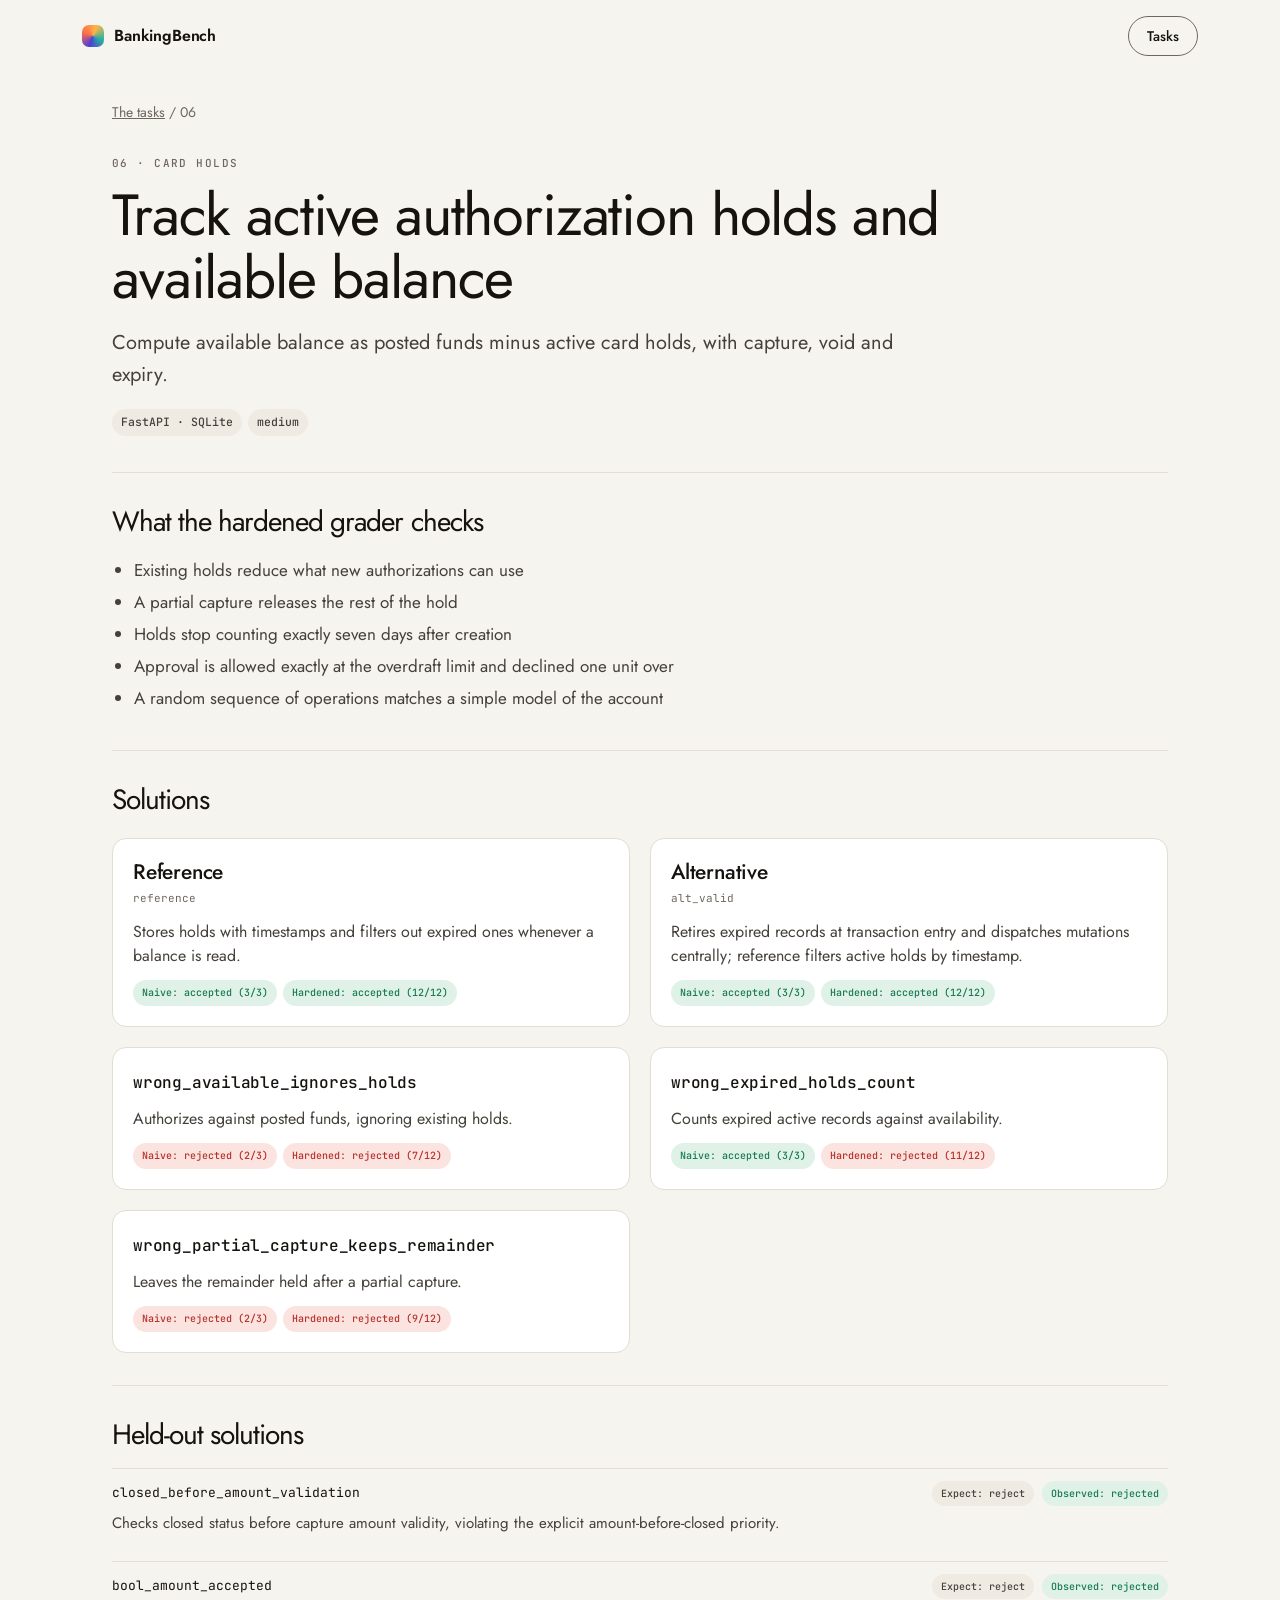
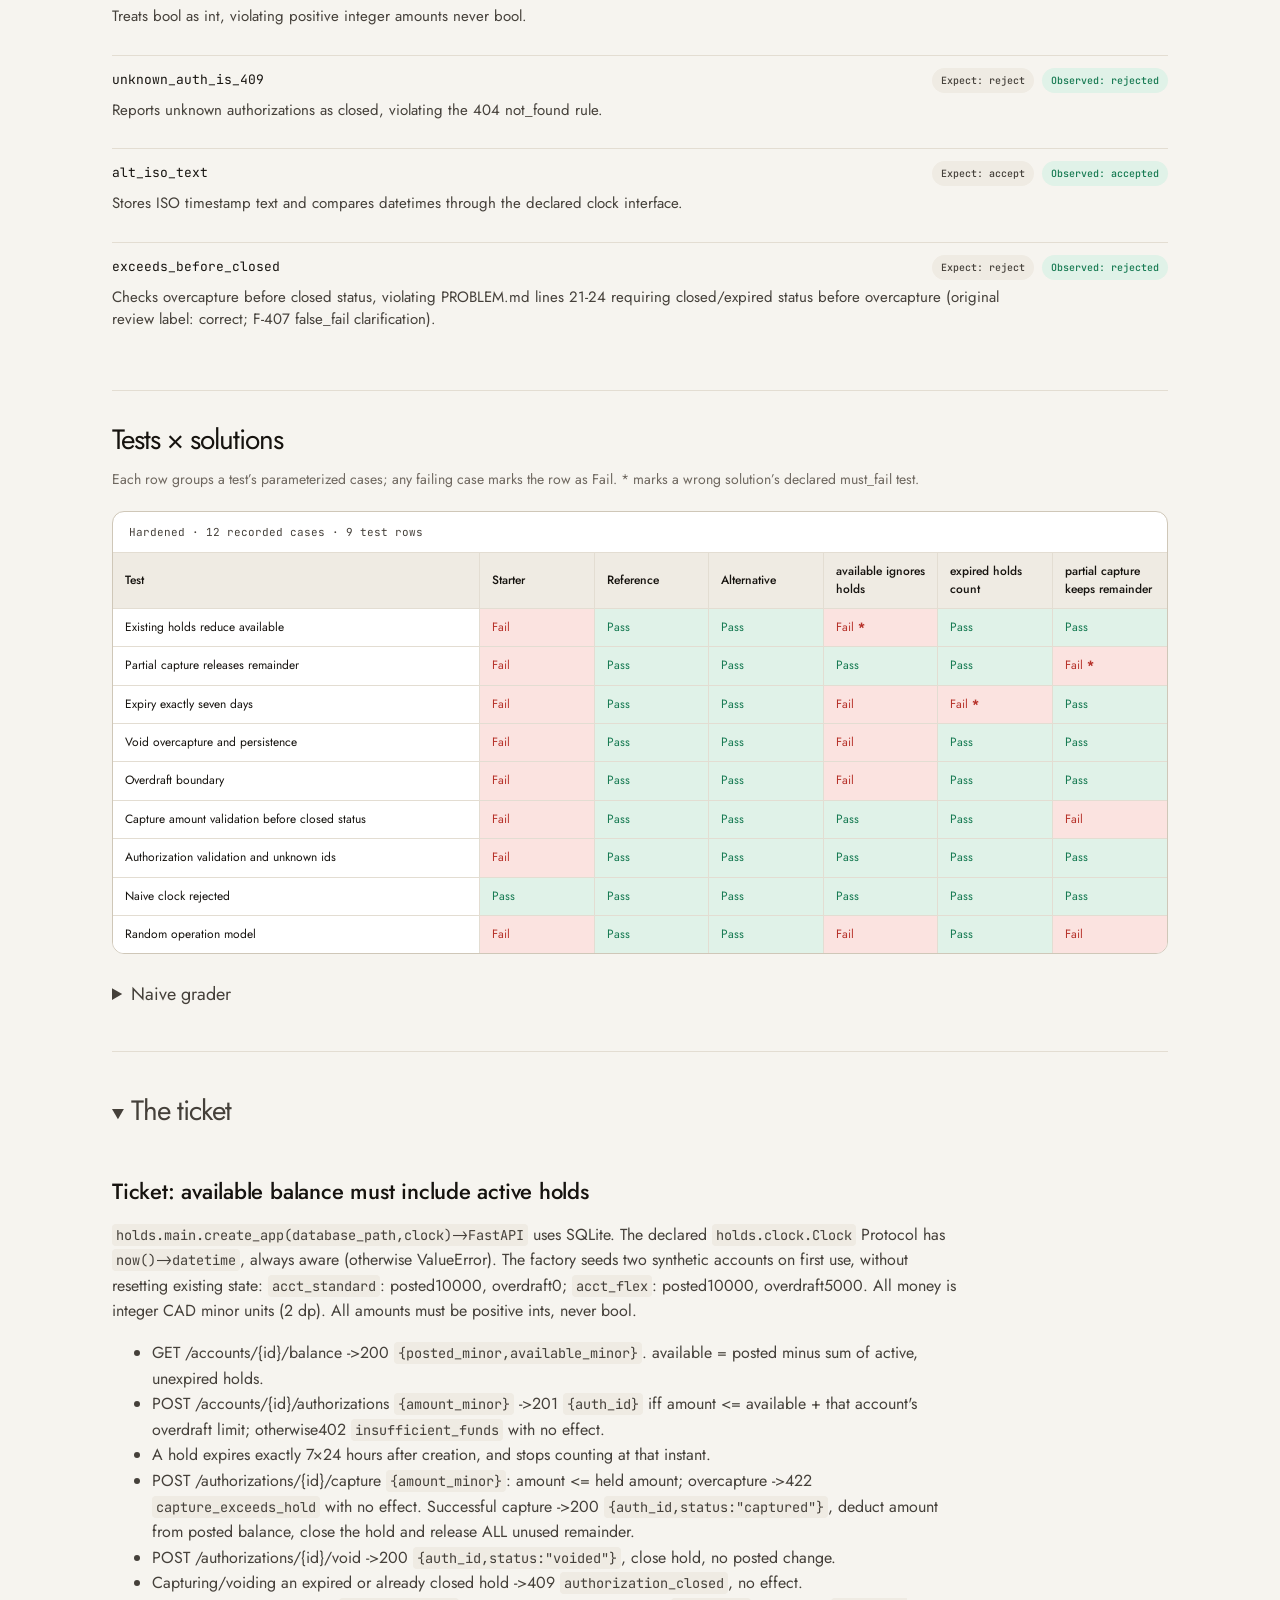
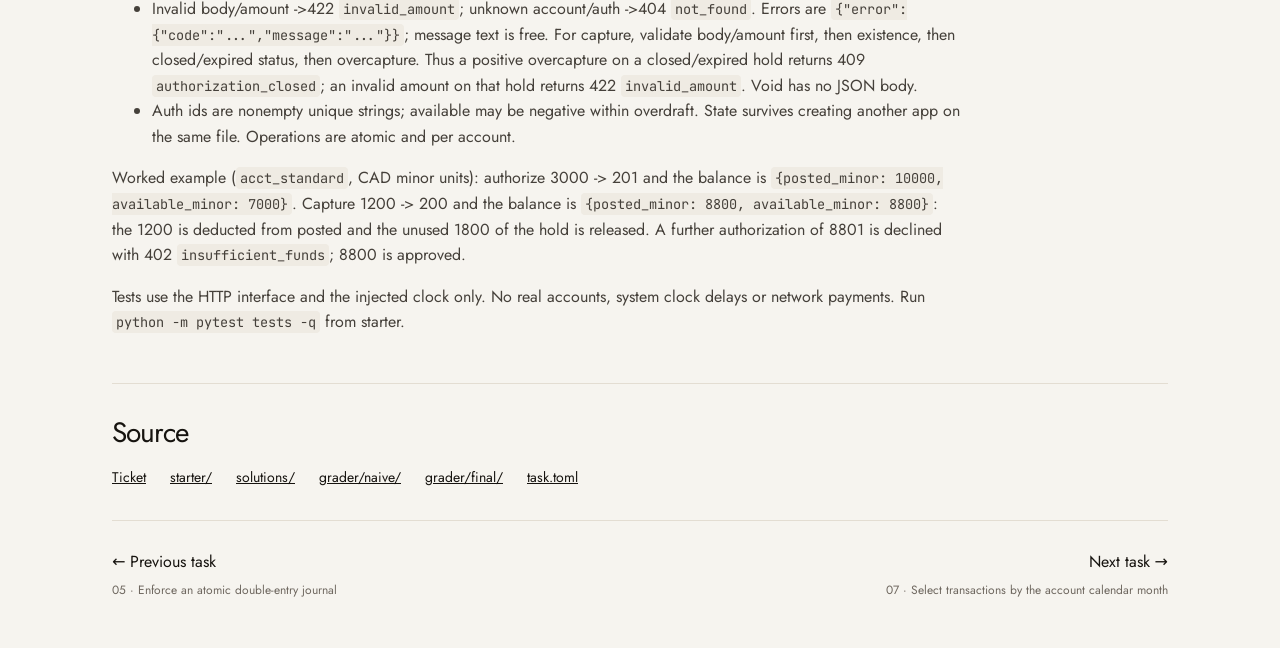
<file: site/tasks/06_available_balance.html>
﻿<!doctype html>
<html lang="en">
<head><meta charset="utf-8"><meta name="viewport" content="width=device-width, initial-scale=1">
<title>Track active authorization holds and available balance · BankingBench</title><meta name="description" content="Compute available balance as posted funds minus active card holds, with capture, void and expiry.">
<link rel="stylesheet" href="../assets/shared.css"></head>
<body class="task-page">
<a class="skip" href="#task">Skip to task</a>
<nav class="top" aria-label="Primary"><div class="wrap"><a class="brand" href="../index.html"><i aria-hidden="true"></i><span>BankingBench</span></a><a class="btn ghost" href="../index.html#tasks">Tasks</a></div></nav>
<main class="wrap" id="task">
<div class="breadcrumb"><a href="../index.html#tasks">The tasks</a><span aria-hidden="true"> / </span><span>06</span></div>
<header class="task-hero"><p class="eyebrow">06 · Card holds</p><h1>Track active authorization holds and available balance</h1><p class="lede">Compute available balance as posted funds minus active card holds, with capture, void and expiry.</p><div class="tags"><span class="tag">FastAPI · SQLite</span><span class="tag">medium</span></div></header>
<section class="checks"><h2>What the hardened grader checks</h2><ul><li>Existing holds reduce what new authorizations can use</li><li>A partial capture releases the rest of the hold</li><li>Holds stop counting exactly seven days after creation</li><li>Approval is allowed exactly at the overdraft limit and declined one unit over</li><li>A random sequence of operations matches a simple model of the account</li></ul></section>
<section><h2>Solutions</h2><div class="solutions"><article class="solution"><h3>Reference</h3><code>reference</code><p>Stores holds with timestamps and filters out expired ones whenever a balance is read.</p><div class="tags"><span class="tag good">Naive: accepted (3/3)</span><span class="tag good">Hardened: accepted (12/12)</span></div></article><article class="solution"><h3>Alternative</h3><code>alt_valid</code><p>Retires expired records at transaction entry and dispatches mutations centrally; reference filters active holds by timestamp.</p><div class="tags"><span class="tag good">Naive: accepted (3/3)</span><span class="tag good">Hardened: accepted (12/12)</span></div></article><article class="solution"><h3><code>wrong_available_ignores_holds</code></h3><p>Authorizes against posted funds, ignoring existing holds.</p><div class="tags"><span class="tag bad">Naive: rejected (2/3)</span><span class="tag bad">Hardened: rejected (7/12)</span></div></article><article class="solution"><h3><code>wrong_expired_holds_count</code></h3><p>Counts expired active records against availability.</p><div class="tags"><span class="tag good">Naive: accepted (3/3)</span><span class="tag bad">Hardened: rejected (11/12)</span></div></article><article class="solution"><h3><code>wrong_partial_capture_keeps_remainder</code></h3><p>Leaves the remainder held after a partial capture.</p><div class="tags"><span class="tag bad">Naive: rejected (2/3)</span><span class="tag bad">Hardened: rejected (9/12)</span></div></article></div></section>
<section class="heldout-solutions"><h2>Held-out solutions</h2><ul><li><div class="heldout-probe"><code>closed_before_amount_validation</code><span class="tag">Expect: reject</span><span class="tag good">Observed: rejected</span></div><p>Checks closed status before capture amount validity, violating the explicit amount-before-closed priority.</p></li><li><div class="heldout-probe"><code>bool_amount_accepted</code><span class="tag">Expect: reject</span><span class="tag good">Observed: rejected</span></div><p>Treats bool as int, violating positive integer amounts never bool.</p></li><li><div class="heldout-probe"><code>unknown_auth_is_409</code><span class="tag">Expect: reject</span><span class="tag good">Observed: rejected</span></div><p>Reports unknown authorizations as closed, violating the 404 not_found rule.</p></li><li><div class="heldout-probe"><code>alt_iso_text</code><span class="tag">Expect: accept</span><span class="tag good">Observed: accepted</span></div><p>Stores ISO timestamp text and compares datetimes through the declared clock interface.</p></li><li><div class="heldout-probe"><code>exceeds_before_closed</code><span class="tag">Expect: reject</span><span class="tag good">Observed: rejected</span></div><p>Checks overcapture before closed status, violating PROBLEM.md lines 21-24 requiring closed/expired status before overcapture (original review label: correct; F-407 false_fail clarification).</p></li></ul></section>
<section><h2>Tests × solutions</h2><p class="grid-note">Each row groups a test’s parameterized cases; any failing case marks the row as Fail. * marks a wrong solution’s declared must_fail test.</p><div class="test-scroll" tabindex="0" role="region" aria-label="Hardened: scroll tests and solutions"><table class="test-grid"><caption>Hardened · 12 recorded cases · 9 test rows</caption><thead><tr><th scope="col">Test</th><th scope="col">Starter</th><th scope="col">Reference</th><th scope="col">Alternative</th><th scope="col">available ignores holds</th><th scope="col">expired holds count</th><th scope="col">partial capture keeps remainder</th></tr></thead><tbody><tr><th scope="row" title="test_hidden_holds::test_existing_holds_reduce_available">Existing holds reduce available</th><td class="test-fail">Fail</td><td class="test-pass">Pass</td><td class="test-pass">Pass</td><td class="test-fail">Fail <abbr title="Declared must_fail test">*</abbr></td><td class="test-pass">Pass</td><td class="test-pass">Pass</td></tr><tr><th scope="row" title="test_hidden_holds::test_partial_capture_releases_remainder">Partial capture releases remainder</th><td class="test-fail">Fail</td><td class="test-pass">Pass</td><td class="test-pass">Pass</td><td class="test-pass">Pass</td><td class="test-pass">Pass</td><td class="test-fail">Fail <abbr title="Declared must_fail test">*</abbr></td></tr><tr><th scope="row" title="test_hidden_holds::test_expiry_exactly_seven_days">Expiry exactly seven days</th><td class="test-fail">Fail</td><td class="test-pass">Pass</td><td class="test-pass">Pass</td><td class="test-fail">Fail</td><td class="test-fail">Fail <abbr title="Declared must_fail test">*</abbr></td><td class="test-pass">Pass</td></tr><tr><th scope="row" title="test_hidden_holds::test_void_overcapture_and_persistence">Void overcapture and persistence</th><td class="test-fail">Fail</td><td class="test-pass">Pass</td><td class="test-pass">Pass</td><td class="test-fail">Fail</td><td class="test-pass">Pass</td><td class="test-pass">Pass</td></tr><tr><th scope="row" title="test_hidden_holds::test_overdraft_boundary">Overdraft boundary</th><td class="test-fail">Fail</td><td class="test-pass">Pass</td><td class="test-pass">Pass</td><td class="test-fail">Fail</td><td class="test-pass">Pass</td><td class="test-pass">Pass</td></tr><tr><th scope="row" title="test_hidden_holds::test_capture_amount_validation_before_closed_status">Capture amount validation before closed status</th><td class="test-fail">Fail</td><td class="test-pass">Pass</td><td class="test-pass">Pass</td><td class="test-pass">Pass</td><td class="test-pass">Pass</td><td class="test-fail">Fail</td></tr><tr><th scope="row" title="test_hidden_holds::test_authorization_validation_and_unknown_ids">Authorization validation and unknown ids</th><td class="test-fail">Fail</td><td class="test-pass">Pass</td><td class="test-pass">Pass</td><td class="test-pass">Pass</td><td class="test-pass">Pass</td><td class="test-pass">Pass</td></tr><tr><th scope="row" title="test_hidden_holds::test_naive_clock_rejected">Naive clock rejected</th><td class="test-pass">Pass</td><td class="test-pass">Pass</td><td class="test-pass">Pass</td><td class="test-pass">Pass</td><td class="test-pass">Pass</td><td class="test-pass">Pass</td></tr><tr><th scope="row" title="test_hidden_holds::test_random_operation_model">Random operation model</th><td class="test-fail">Fail</td><td class="test-pass">Pass</td><td class="test-pass">Pass</td><td class="test-fail">Fail</td><td class="test-pass">Pass</td><td class="test-fail">Fail</td></tr></tbody></table></div><details class="naive-tests"><summary>Naive grader</summary><div class="test-scroll" tabindex="0" role="region" aria-label="Naive: scroll tests and solutions"><table class="test-grid"><caption>Naive · 3 recorded cases · 3 test rows</caption><thead><tr><th scope="col">Test</th><th scope="col">Starter</th><th scope="col">Reference</th><th scope="col">Alternative</th><th scope="col">available ignores holds</th><th scope="col">expired holds count</th><th scope="col">partial capture keeps remainder</th></tr></thead><tbody><tr><th scope="row" title="test_hidden::test_full_capture">Full capture</th><td class="test-fail">Fail</td><td class="test-pass">Pass</td><td class="test-pass">Pass</td><td class="test-pass">Pass</td><td class="test-pass">Pass</td><td class="test-pass">Pass</td></tr><tr><th scope="row" title="test_hidden::test_ticket_worked_example">Ticket worked example</th><td class="test-fail">Fail</td><td class="test-pass">Pass</td><td class="test-pass">Pass</td><td class="test-fail">Fail</td><td class="test-pass">Pass</td><td class="test-fail">Fail</td></tr><tr><th scope="row" title="test_hidden::test_invalid_amount_rejected">Invalid amount rejected</th><td class="test-pass">Pass</td><td class="test-pass">Pass</td><td class="test-pass">Pass</td><td class="test-pass">Pass</td><td class="test-pass">Pass</td><td class="test-pass">Pass</td></tr></tbody></table></div></details></section>
<section><details class="ticket" open><summary><h2>The ticket</h2></summary><div class="ticket-body"><h3>Ticket: available balance must include active holds</h3>
<p><code>holds.main.create_app(database_path,clock)-&gt;FastAPI</code> uses SQLite. The declared <code>holds.clock.Clock</code> Protocol has <code>now()-&gt;datetime</code>, always aware (otherwise ValueError). The factory seeds two synthetic accounts on first use, without resetting existing state: <code>acct_standard</code>: posted10000, overdraft0; <code>acct_flex</code>: posted10000, overdraft5000. All money is integer CAD minor units (2 dp). All amounts must be positive ints, never bool.</p>
<ul><li>GET /accounts/{id}/balance -&gt;200 <code>{posted_minor,available_minor}</code>. available = posted minus sum of active, unexpired holds.</li><li>POST /accounts/{id}/authorizations <code>{amount_minor}</code> -&gt;201 <code>{auth_id}</code> iff amount &lt;= available + that account&#x27;s overdraft limit; otherwise402 <code>insufficient_funds</code> with no effect.</li><li>A hold expires exactly 7×24 hours after creation, and stops counting at that instant.</li><li>POST /authorizations/{id}/capture <code>{amount_minor}</code>: amount &lt;= held amount; overcapture -&gt;422 <code>capture_exceeds_hold</code> with no effect. Successful capture -&gt;200 <code>{auth_id,status:&quot;captured&quot;}</code>, deduct amount from posted balance, close the hold and release ALL unused remainder.</li><li>POST /authorizations/{id}/void -&gt;200 <code>{auth_id,status:&quot;voided&quot;}</code>, close hold, no posted change.</li><li>Capturing/voiding an expired or already closed hold -&gt;409 <code>authorization_closed</code>, no effect.</li><li>Invalid body/amount -&gt;422 <code>invalid_amount</code>; unknown account/auth -&gt;404 <code>not_found</code>. Errors are <code>{&quot;error&quot;:{&quot;code&quot;:&quot;...&quot;,&quot;message&quot;:&quot;...&quot;}}</code>; message text is free. For capture, validate body/amount first, then existence, then closed/expired status, then overcapture. Thus a positive overcapture on a closed/expired hold returns 409 <code>authorization_closed</code>; an invalid amount on that hold returns 422 <code>invalid_amount</code>. Void has no JSON body.</li><li>Auth ids are nonempty unique strings; available may be negative within overdraft. State survives creating another app on the same file. Operations are atomic and per account.</li></ul>
<p>Worked example (<code>acct_standard</code>, CAD minor units): authorize 3000 -&gt; 201 and the balance is <code>{posted_minor: 10000, available_minor: 7000}</code>. Capture 1200 -&gt; 200 and the balance is <code>{posted_minor: 8800, available_minor: 8800}</code>: the 1200 is deducted from posted and the unused 1800 of the hold is released. A further authorization of 8801 is declined with 402 <code>insufficient_funds</code>; 8800 is approved.</p>
<p>Tests use the HTTP interface and the injected clock only. No real accounts, system clock delays or network payments. Run <code>python -m pytest tests -q</code> from starter.</p></div></details></section>
<section class="sources"><h2>Source</h2><div class="source-links"><a href="https://github.com/PranavThukral/bankingbench/blob/main/tasks/06_available_balance/PROBLEM.md">Ticket</a><a href="https://github.com/PranavThukral/bankingbench/tree/main/tasks/06_available_balance/starter">starter/</a><a href="https://github.com/PranavThukral/bankingbench/tree/main/tasks/06_available_balance/solutions">solutions/</a><a href="https://github.com/PranavThukral/bankingbench/tree/main/tasks/06_available_balance/grader/naive">grader/naive/</a><a href="https://github.com/PranavThukral/bankingbench/tree/main/tasks/06_available_balance/grader/final">grader/final/</a><a href="https://github.com/PranavThukral/bankingbench/blob/main/tasks/06_available_balance/task.toml">task.toml</a></div></section>
<nav class="task-pagination" aria-label="Task navigation"><a href="05_double_entry.html">← Previous task<span>05 · Enforce an atomic double-entry journal</span></a><a href="07_statement_periods.html">Next task →<span>07 · Select transactions by the account calendar month</span></a></nav>
</main></body></html>
</file>
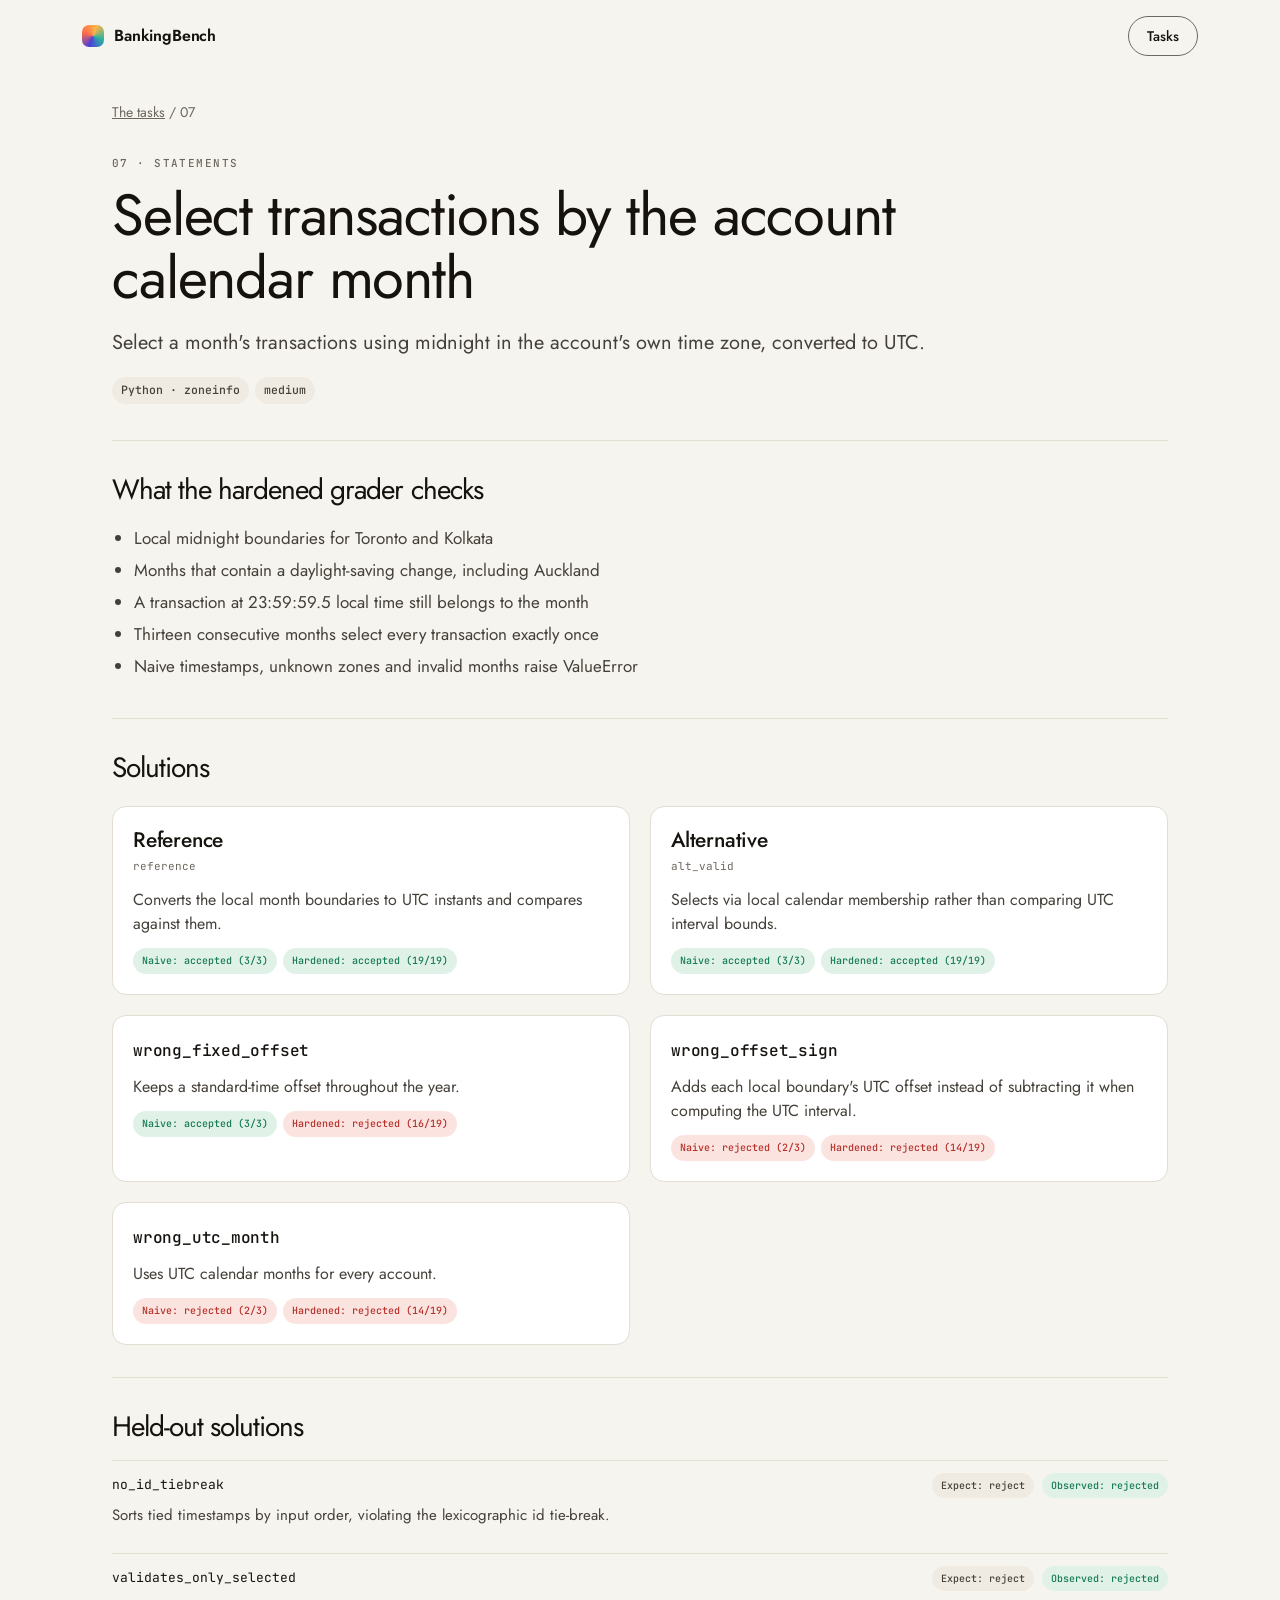
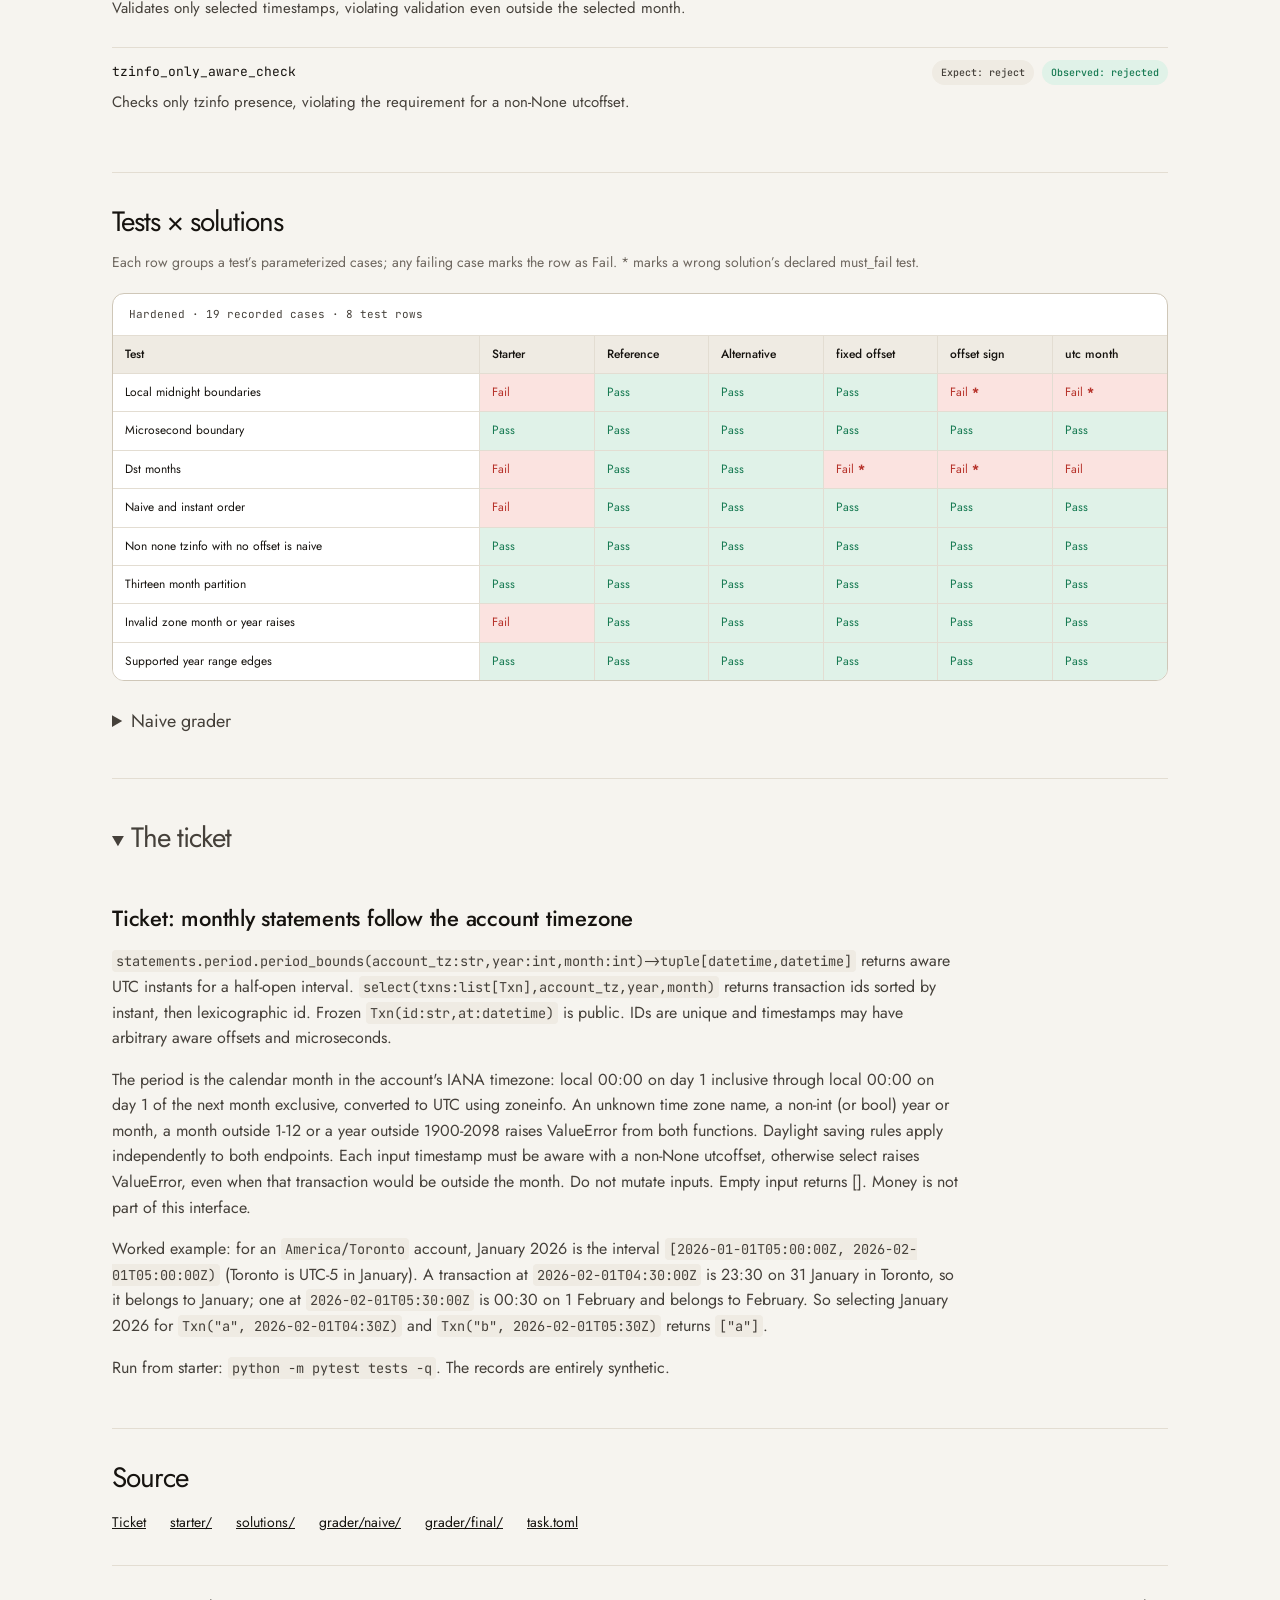
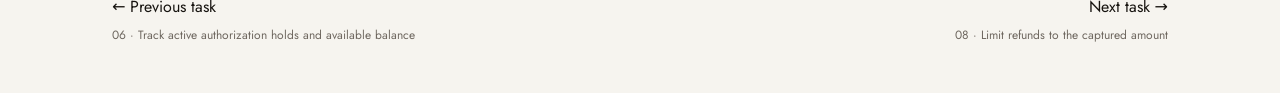
<file: site/tasks/07_statement_periods.html>
﻿<!doctype html>
<html lang="en">
<head><meta charset="utf-8"><meta name="viewport" content="width=device-width, initial-scale=1">
<title>Select transactions by the account calendar month · BankingBench</title><meta name="description" content="Select a month&#x27;s transactions using midnight in the account&#x27;s own time zone, converted to UTC.">
<link rel="stylesheet" href="../assets/shared.css"></head>
<body class="task-page">
<a class="skip" href="#task">Skip to task</a>
<nav class="top" aria-label="Primary"><div class="wrap"><a class="brand" href="../index.html"><i aria-hidden="true"></i><span>BankingBench</span></a><a class="btn ghost" href="../index.html#tasks">Tasks</a></div></nav>
<main class="wrap" id="task">
<div class="breadcrumb"><a href="../index.html#tasks">The tasks</a><span aria-hidden="true"> / </span><span>07</span></div>
<header class="task-hero"><p class="eyebrow">07 · Statements</p><h1>Select transactions by the account calendar month</h1><p class="lede">Select a month&#x27;s transactions using midnight in the account&#x27;s own time zone, converted to UTC.</p><div class="tags"><span class="tag">Python · zoneinfo</span><span class="tag">medium</span></div></header>
<section class="checks"><h2>What the hardened grader checks</h2><ul><li>Local midnight boundaries for Toronto and Kolkata</li><li>Months that contain a daylight-saving change, including Auckland</li><li>A transaction at 23:59:59.5 local time still belongs to the month</li><li>Thirteen consecutive months select every transaction exactly once</li><li>Naive timestamps, unknown zones and invalid months raise ValueError</li></ul></section>
<section><h2>Solutions</h2><div class="solutions"><article class="solution"><h3>Reference</h3><code>reference</code><p>Converts the local month boundaries to UTC instants and compares against them.</p><div class="tags"><span class="tag good">Naive: accepted (3/3)</span><span class="tag good">Hardened: accepted (19/19)</span></div></article><article class="solution"><h3>Alternative</h3><code>alt_valid</code><p>Selects via local calendar membership rather than comparing UTC interval bounds.</p><div class="tags"><span class="tag good">Naive: accepted (3/3)</span><span class="tag good">Hardened: accepted (19/19)</span></div></article><article class="solution"><h3><code>wrong_fixed_offset</code></h3><p>Keeps a standard-time offset throughout the year.</p><div class="tags"><span class="tag good">Naive: accepted (3/3)</span><span class="tag bad">Hardened: rejected (16/19)</span></div></article><article class="solution"><h3><code>wrong_offset_sign</code></h3><p>Adds each local boundary&#x27;s UTC offset instead of subtracting it when computing the UTC interval.</p><div class="tags"><span class="tag bad">Naive: rejected (2/3)</span><span class="tag bad">Hardened: rejected (14/19)</span></div></article><article class="solution"><h3><code>wrong_utc_month</code></h3><p>Uses UTC calendar months for every account.</p><div class="tags"><span class="tag bad">Naive: rejected (2/3)</span><span class="tag bad">Hardened: rejected (14/19)</span></div></article></div></section>
<section class="heldout-solutions"><h2>Held-out solutions</h2><ul><li><div class="heldout-probe"><code>no_id_tiebreak</code><span class="tag">Expect: reject</span><span class="tag good">Observed: rejected</span></div><p>Sorts tied timestamps by input order, violating the lexicographic id tie-break.</p></li><li><div class="heldout-probe"><code>validates_only_selected</code><span class="tag">Expect: reject</span><span class="tag good">Observed: rejected</span></div><p>Validates only selected timestamps, violating validation even outside the selected month.</p></li><li><div class="heldout-probe"><code>tzinfo_only_aware_check</code><span class="tag">Expect: reject</span><span class="tag good">Observed: rejected</span></div><p>Checks only tzinfo presence, violating the requirement for a non-None utcoffset.</p></li></ul></section>
<section><h2>Tests × solutions</h2><p class="grid-note">Each row groups a test’s parameterized cases; any failing case marks the row as Fail. * marks a wrong solution’s declared must_fail test.</p><div class="test-scroll" tabindex="0" role="region" aria-label="Hardened: scroll tests and solutions"><table class="test-grid"><caption>Hardened · 19 recorded cases · 8 test rows</caption><thead><tr><th scope="col">Test</th><th scope="col">Starter</th><th scope="col">Reference</th><th scope="col">Alternative</th><th scope="col">fixed offset</th><th scope="col">offset sign</th><th scope="col">utc month</th></tr></thead><tbody><tr><th scope="row" title="test_hidden_periods::test_local_midnight_boundaries">Local midnight boundaries</th><td class="test-fail">Fail</td><td class="test-pass">Pass</td><td class="test-pass">Pass</td><td class="test-pass">Pass</td><td class="test-fail">Fail <abbr title="Declared must_fail test">*</abbr></td><td class="test-fail">Fail <abbr title="Declared must_fail test">*</abbr></td></tr><tr><th scope="row" title="test_hidden_periods::test_microsecond_boundary">Microsecond boundary</th><td class="test-pass">Pass</td><td class="test-pass">Pass</td><td class="test-pass">Pass</td><td class="test-pass">Pass</td><td class="test-pass">Pass</td><td class="test-pass">Pass</td></tr><tr><th scope="row" title="test_hidden_periods::test_dst_months">Dst months</th><td class="test-fail">Fail</td><td class="test-pass">Pass</td><td class="test-pass">Pass</td><td class="test-fail">Fail <abbr title="Declared must_fail test">*</abbr></td><td class="test-fail">Fail <abbr title="Declared must_fail test">*</abbr></td><td class="test-fail">Fail</td></tr><tr><th scope="row" title="test_hidden_periods::test_naive_and_instant_order">Naive and instant order</th><td class="test-fail">Fail</td><td class="test-pass">Pass</td><td class="test-pass">Pass</td><td class="test-pass">Pass</td><td class="test-pass">Pass</td><td class="test-pass">Pass</td></tr><tr><th scope="row" title="test_hidden_periods::test_non_none_tzinfo_with_no_offset_is_naive">Non none tzinfo with no offset is naive</th><td class="test-pass">Pass</td><td class="test-pass">Pass</td><td class="test-pass">Pass</td><td class="test-pass">Pass</td><td class="test-pass">Pass</td><td class="test-pass">Pass</td></tr><tr><th scope="row" title="test_hidden_periods::test_thirteen_month_partition">Thirteen month partition</th><td class="test-pass">Pass</td><td class="test-pass">Pass</td><td class="test-pass">Pass</td><td class="test-pass">Pass</td><td class="test-pass">Pass</td><td class="test-pass">Pass</td></tr><tr><th scope="row" title="test_hidden_periods::test_invalid_zone_month_or_year_raises">Invalid zone month or year raises</th><td class="test-fail">Fail</td><td class="test-pass">Pass</td><td class="test-pass">Pass</td><td class="test-pass">Pass</td><td class="test-pass">Pass</td><td class="test-pass">Pass</td></tr><tr><th scope="row" title="test_hidden_periods::test_supported_year_range_edges">Supported year range edges</th><td class="test-pass">Pass</td><td class="test-pass">Pass</td><td class="test-pass">Pass</td><td class="test-pass">Pass</td><td class="test-pass">Pass</td><td class="test-pass">Pass</td></tr></tbody></table></div><details class="naive-tests"><summary>Naive grader</summary><div class="test-scroll" tabindex="0" role="region" aria-label="Naive: scroll tests and solutions"><table class="test-grid"><caption>Naive · 3 recorded cases · 3 test rows</caption><thead><tr><th scope="col">Test</th><th scope="col">Starter</th><th scope="col">Reference</th><th scope="col">Alternative</th><th scope="col">fixed offset</th><th scope="col">offset sign</th><th scope="col">utc month</th></tr></thead><tbody><tr><th scope="row" title="test_hidden::test_midmonth_utc">Midmonth utc</th><td class="test-pass">Pass</td><td class="test-pass">Pass</td><td class="test-pass">Pass</td><td class="test-pass">Pass</td><td class="test-pass">Pass</td><td class="test-pass">Pass</td></tr><tr><th scope="row" title="test_hidden::test_ticket_worked_example_toronto_january">Ticket worked example toronto january</th><td class="test-fail">Fail</td><td class="test-pass">Pass</td><td class="test-pass">Pass</td><td class="test-pass">Pass</td><td class="test-fail">Fail</td><td class="test-fail">Fail</td></tr><tr><th scope="row" title="test_hidden::test_naive_timestamp_rejected">Naive timestamp rejected</th><td class="test-pass">Pass</td><td class="test-pass">Pass</td><td class="test-pass">Pass</td><td class="test-pass">Pass</td><td class="test-pass">Pass</td><td class="test-pass">Pass</td></tr></tbody></table></div></details></section>
<section><details class="ticket" open><summary><h2>The ticket</h2></summary><div class="ticket-body"><h3>Ticket: monthly statements follow the account timezone</h3>
<p><code>statements.period.period_bounds(account_tz:str,year:int,month:int)-&gt;tuple[datetime,datetime]</code> returns aware UTC instants for a half-open interval. <code>select(txns:list[Txn],account_tz,year,month)</code> returns transaction ids sorted by instant, then lexicographic id. Frozen <code>Txn(id:str,at:datetime)</code> is public. IDs are unique and timestamps may have arbitrary aware offsets and microseconds.</p>
<p>The period is the calendar month in the account&#x27;s IANA timezone: local 00:00 on day 1 inclusive through local 00:00 on day 1 of the next month exclusive, converted to UTC using zoneinfo. An unknown time zone name, a non-int (or bool) year or month, a month outside 1-12 or a year outside 1900-2098 raises ValueError from both functions. Daylight saving rules apply independently to both endpoints. Each input timestamp must be aware with a non-None utcoffset, otherwise select raises ValueError, even when that transaction would be outside the month. Do not mutate inputs. Empty input returns []. Money is not part of this interface.</p>
<p>Worked example: for an <code>America/Toronto</code> account, January 2026 is the interval <code>[2026-01-01T05:00:00Z, 2026-02-01T05:00:00Z)</code> (Toronto is UTC-5 in January). A transaction at <code>2026-02-01T04:30:00Z</code> is 23:30 on 31 January in Toronto, so it belongs to January; one at <code>2026-02-01T05:30:00Z</code> is 00:30 on 1 February and belongs to February. So selecting January 2026 for <code>Txn(&quot;a&quot;, 2026-02-01T04:30Z)</code> and <code>Txn(&quot;b&quot;, 2026-02-01T05:30Z)</code> returns <code>[&quot;a&quot;]</code>.</p>
<p>Run from starter: <code>python -m pytest tests -q</code>. The records are entirely synthetic.</p></div></details></section>
<section class="sources"><h2>Source</h2><div class="source-links"><a href="https://github.com/PranavThukral/bankingbench/blob/main/tasks/07_statement_periods/PROBLEM.md">Ticket</a><a href="https://github.com/PranavThukral/bankingbench/tree/main/tasks/07_statement_periods/starter">starter/</a><a href="https://github.com/PranavThukral/bankingbench/tree/main/tasks/07_statement_periods/solutions">solutions/</a><a href="https://github.com/PranavThukral/bankingbench/tree/main/tasks/07_statement_periods/grader/naive">grader/naive/</a><a href="https://github.com/PranavThukral/bankingbench/tree/main/tasks/07_statement_periods/grader/final">grader/final/</a><a href="https://github.com/PranavThukral/bankingbench/blob/main/tasks/07_statement_periods/task.toml">task.toml</a></div></section>
<nav class="task-pagination" aria-label="Task navigation"><a href="06_available_balance.html">← Previous task<span>06 · Track active authorization holds and available balance</span></a><a href="08_refund_limits.html">Next task →<span>08 · Limit refunds to the captured amount</span></a></nav>
</main></body></html>
</file>
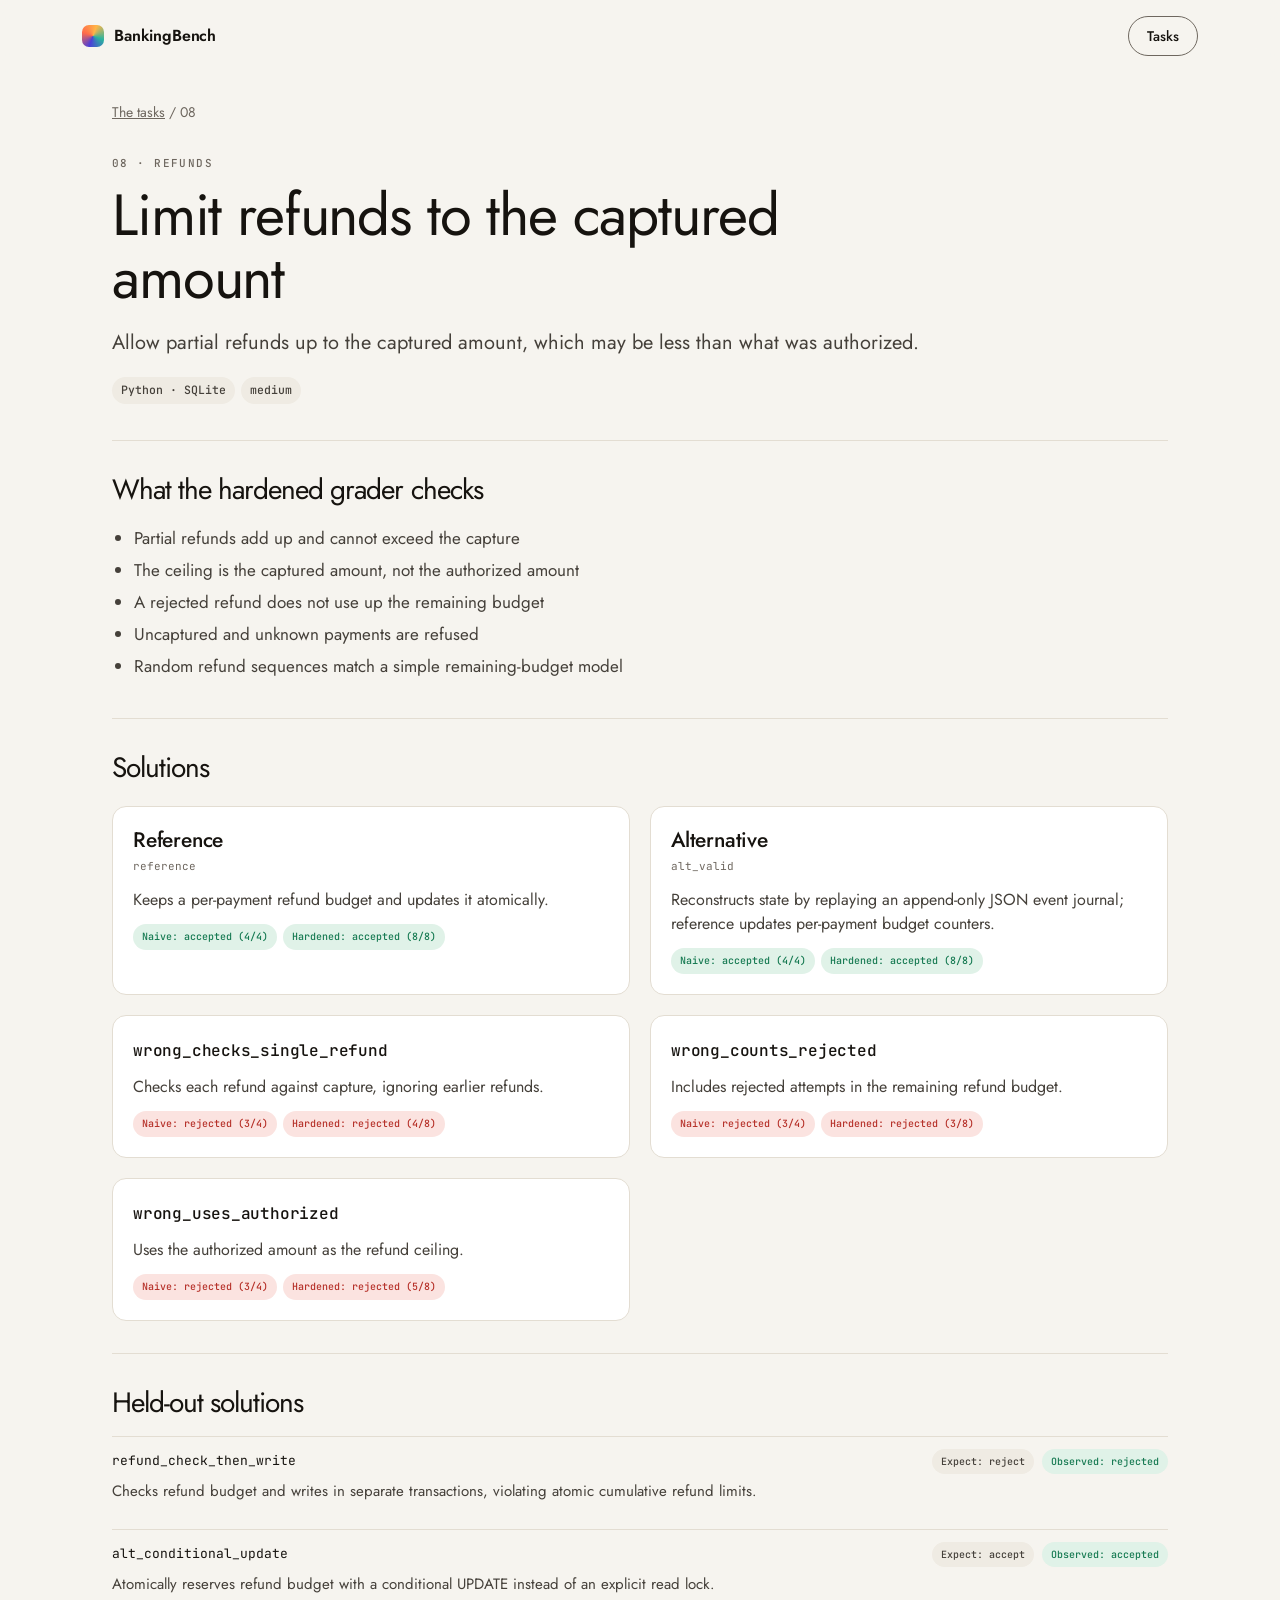
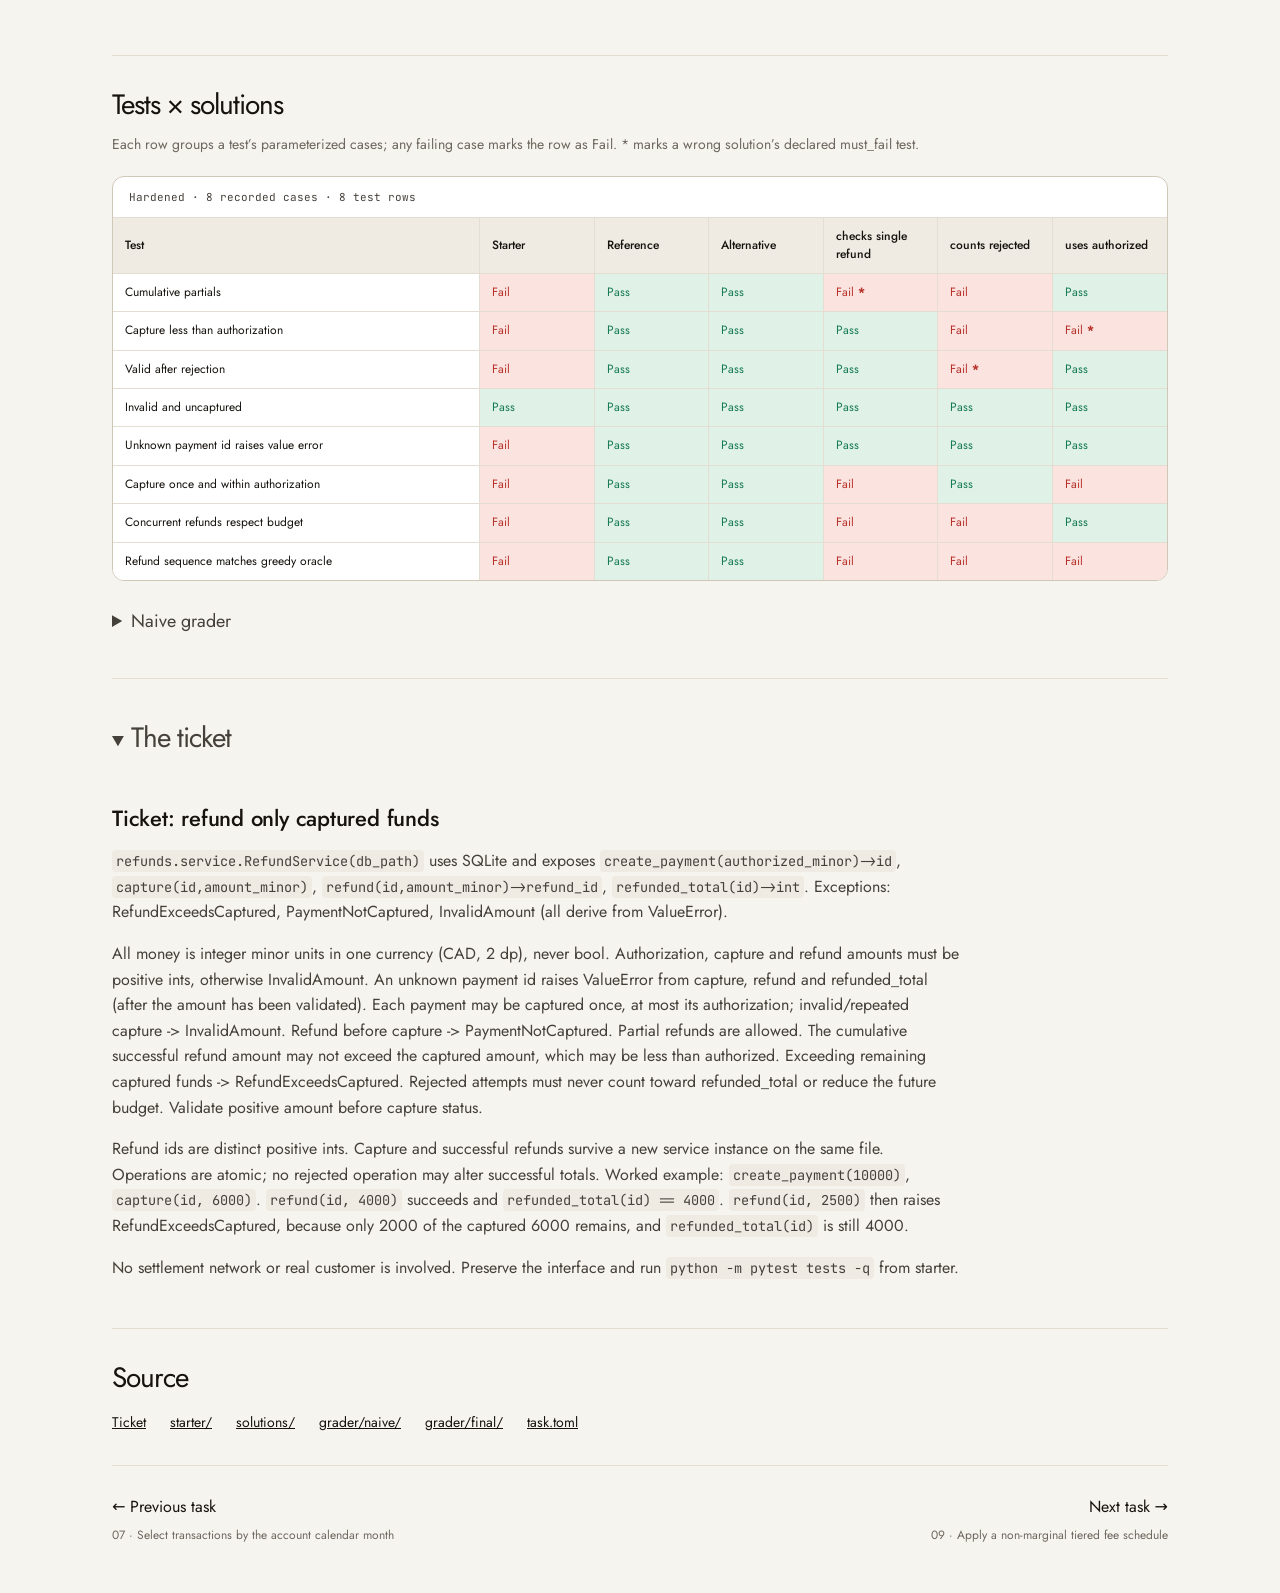
<file: site/tasks/08_refund_limits.html>
﻿<!doctype html>
<html lang="en">
<head><meta charset="utf-8"><meta name="viewport" content="width=device-width, initial-scale=1">
<title>Limit refunds to the captured amount · BankingBench</title><meta name="description" content="Allow partial refunds up to the captured amount, which may be less than what was authorized.">
<link rel="stylesheet" href="../assets/shared.css"></head>
<body class="task-page">
<a class="skip" href="#task">Skip to task</a>
<nav class="top" aria-label="Primary"><div class="wrap"><a class="brand" href="../index.html"><i aria-hidden="true"></i><span>BankingBench</span></a><a class="btn ghost" href="../index.html#tasks">Tasks</a></div></nav>
<main class="wrap" id="task">
<div class="breadcrumb"><a href="../index.html#tasks">The tasks</a><span aria-hidden="true"> / </span><span>08</span></div>
<header class="task-hero"><p class="eyebrow">08 · Refunds</p><h1>Limit refunds to the captured amount</h1><p class="lede">Allow partial refunds up to the captured amount, which may be less than what was authorized.</p><div class="tags"><span class="tag">Python · SQLite</span><span class="tag">medium</span></div></header>
<section class="checks"><h2>What the hardened grader checks</h2><ul><li>Partial refunds add up and cannot exceed the capture</li><li>The ceiling is the captured amount, not the authorized amount</li><li>A rejected refund does not use up the remaining budget</li><li>Uncaptured and unknown payments are refused</li><li>Random refund sequences match a simple remaining-budget model</li></ul></section>
<section><h2>Solutions</h2><div class="solutions"><article class="solution"><h3>Reference</h3><code>reference</code><p>Keeps a per-payment refund budget and updates it atomically.</p><div class="tags"><span class="tag good">Naive: accepted (4/4)</span><span class="tag good">Hardened: accepted (8/8)</span></div></article><article class="solution"><h3>Alternative</h3><code>alt_valid</code><p>Reconstructs state by replaying an append-only JSON event journal; reference updates per-payment budget counters.</p><div class="tags"><span class="tag good">Naive: accepted (4/4)</span><span class="tag good">Hardened: accepted (8/8)</span></div></article><article class="solution"><h3><code>wrong_checks_single_refund</code></h3><p>Checks each refund against capture, ignoring earlier refunds.</p><div class="tags"><span class="tag bad">Naive: rejected (3/4)</span><span class="tag bad">Hardened: rejected (4/8)</span></div></article><article class="solution"><h3><code>wrong_counts_rejected</code></h3><p>Includes rejected attempts in the remaining refund budget.</p><div class="tags"><span class="tag bad">Naive: rejected (3/4)</span><span class="tag bad">Hardened: rejected (3/8)</span></div></article><article class="solution"><h3><code>wrong_uses_authorized</code></h3><p>Uses the authorized amount as the refund ceiling.</p><div class="tags"><span class="tag bad">Naive: rejected (3/4)</span><span class="tag bad">Hardened: rejected (5/8)</span></div></article></div></section>
<section class="heldout-solutions"><h2>Held-out solutions</h2><ul><li><div class="heldout-probe"><code>refund_check_then_write</code><span class="tag">Expect: reject</span><span class="tag good">Observed: rejected</span></div><p>Checks refund budget and writes in separate transactions, violating atomic cumulative refund limits.</p></li><li><div class="heldout-probe"><code>alt_conditional_update</code><span class="tag">Expect: accept</span><span class="tag good">Observed: accepted</span></div><p>Atomically reserves refund budget with a conditional UPDATE instead of an explicit read lock.</p></li></ul></section>
<section><h2>Tests × solutions</h2><p class="grid-note">Each row groups a test’s parameterized cases; any failing case marks the row as Fail. * marks a wrong solution’s declared must_fail test.</p><div class="test-scroll" tabindex="0" role="region" aria-label="Hardened: scroll tests and solutions"><table class="test-grid"><caption>Hardened · 8 recorded cases · 8 test rows</caption><thead><tr><th scope="col">Test</th><th scope="col">Starter</th><th scope="col">Reference</th><th scope="col">Alternative</th><th scope="col">checks single refund</th><th scope="col">counts rejected</th><th scope="col">uses authorized</th></tr></thead><tbody><tr><th scope="row" title="test_hidden_refunds::test_cumulative_partials">Cumulative partials</th><td class="test-fail">Fail</td><td class="test-pass">Pass</td><td class="test-pass">Pass</td><td class="test-fail">Fail <abbr title="Declared must_fail test">*</abbr></td><td class="test-fail">Fail</td><td class="test-pass">Pass</td></tr><tr><th scope="row" title="test_hidden_refunds::test_capture_less_than_authorization">Capture less than authorization</th><td class="test-fail">Fail</td><td class="test-pass">Pass</td><td class="test-pass">Pass</td><td class="test-pass">Pass</td><td class="test-fail">Fail</td><td class="test-fail">Fail <abbr title="Declared must_fail test">*</abbr></td></tr><tr><th scope="row" title="test_hidden_refunds::test_valid_after_rejection">Valid after rejection</th><td class="test-fail">Fail</td><td class="test-pass">Pass</td><td class="test-pass">Pass</td><td class="test-pass">Pass</td><td class="test-fail">Fail <abbr title="Declared must_fail test">*</abbr></td><td class="test-pass">Pass</td></tr><tr><th scope="row" title="test_hidden_refunds::test_invalid_and_uncaptured">Invalid and uncaptured</th><td class="test-pass">Pass</td><td class="test-pass">Pass</td><td class="test-pass">Pass</td><td class="test-pass">Pass</td><td class="test-pass">Pass</td><td class="test-pass">Pass</td></tr><tr><th scope="row" title="test_hidden_refunds::test_unknown_payment_id_raises_value_error">Unknown payment id raises value error</th><td class="test-fail">Fail</td><td class="test-pass">Pass</td><td class="test-pass">Pass</td><td class="test-pass">Pass</td><td class="test-pass">Pass</td><td class="test-pass">Pass</td></tr><tr><th scope="row" title="test_hidden_refunds::test_capture_once_and_within_authorization">Capture once and within authorization</th><td class="test-fail">Fail</td><td class="test-pass">Pass</td><td class="test-pass">Pass</td><td class="test-fail">Fail</td><td class="test-pass">Pass</td><td class="test-fail">Fail</td></tr><tr><th scope="row" title="test_hidden_refunds::test_concurrent_refunds_respect_budget">Concurrent refunds respect budget</th><td class="test-fail">Fail</td><td class="test-pass">Pass</td><td class="test-pass">Pass</td><td class="test-fail">Fail</td><td class="test-fail">Fail</td><td class="test-pass">Pass</td></tr><tr><th scope="row" title="test_hidden_refunds::test_refund_sequence_matches_greedy_oracle">Refund sequence matches greedy oracle</th><td class="test-fail">Fail</td><td class="test-pass">Pass</td><td class="test-pass">Pass</td><td class="test-fail">Fail</td><td class="test-fail">Fail</td><td class="test-fail">Fail</td></tr></tbody></table></div><details class="naive-tests"><summary>Naive grader</summary><div class="test-scroll" tabindex="0" role="region" aria-label="Naive: scroll tests and solutions"><table class="test-grid"><caption>Naive · 4 recorded cases · 4 test rows</caption><thead><tr><th scope="col">Test</th><th scope="col">Starter</th><th scope="col">Reference</th><th scope="col">Alternative</th><th scope="col">checks single refund</th><th scope="col">counts rejected</th><th scope="col">uses authorized</th></tr></thead><tbody><tr><th scope="row" title="test_hidden::test_single_full_refund">Single full refund</th><td class="test-pass">Pass</td><td class="test-pass">Pass</td><td class="test-pass">Pass</td><td class="test-pass">Pass</td><td class="test-pass">Pass</td><td class="test-pass">Pass</td></tr><tr><th scope="row" title="test_hidden::test_over_refund_rejected">Over refund rejected</th><td class="test-fail">Fail</td><td class="test-pass">Pass</td><td class="test-pass">Pass</td><td class="test-pass">Pass</td><td class="test-pass">Pass</td><td class="test-pass">Pass</td></tr><tr><th scope="row" title="test_hidden::test_ticket_worked_example">Ticket worked example</th><td class="test-fail">Fail</td><td class="test-pass">Pass</td><td class="test-pass">Pass</td><td class="test-fail">Fail</td><td class="test-fail">Fail</td><td class="test-fail">Fail</td></tr><tr><th scope="row" title="test_hidden::test_refund_before_capture_rejected">Refund before capture rejected</th><td class="test-pass">Pass</td><td class="test-pass">Pass</td><td class="test-pass">Pass</td><td class="test-pass">Pass</td><td class="test-pass">Pass</td><td class="test-pass">Pass</td></tr></tbody></table></div></details></section>
<section><details class="ticket" open><summary><h2>The ticket</h2></summary><div class="ticket-body"><h3>Ticket: refund only captured funds</h3>
<p><code>refunds.service.RefundService(db_path)</code> uses SQLite and exposes <code>create_payment(authorized_minor)-&gt;id</code>, <code>capture(id,amount_minor)</code>, <code>refund(id,amount_minor)-&gt;refund_id</code>, <code>refunded_total(id)-&gt;int</code>. Exceptions: RefundExceedsCaptured, PaymentNotCaptured, InvalidAmount (all derive from ValueError).</p>
<p>All money is integer minor units in one currency (CAD, 2 dp), never bool. Authorization, capture and refund amounts must be positive ints, otherwise InvalidAmount. An unknown payment id raises ValueError from capture, refund and refunded_total (after the amount has been validated). Each payment may be captured once, at most its authorization; invalid/repeated capture -&gt; InvalidAmount. Refund before capture -&gt; PaymentNotCaptured. Partial refunds are allowed. The cumulative successful refund amount may not exceed the captured amount, which may be less than authorized. Exceeding remaining captured funds -&gt; RefundExceedsCaptured. Rejected attempts must never count toward refunded_total or reduce the future budget. Validate positive amount before capture status.</p>
<p>Refund ids are distinct positive ints. Capture and successful refunds survive a new service instance on the same file. Operations are atomic; no rejected operation may alter successful totals. Worked example: <code>create_payment(10000)</code>, <code>capture(id, 6000)</code>. <code>refund(id, 4000)</code> succeeds and <code>refunded_total(id) == 4000</code>. <code>refund(id, 2500)</code> then raises RefundExceedsCaptured, because only 2000 of the captured 6000 remains, and <code>refunded_total(id)</code> is still 4000.</p>
<p>No settlement network or real customer is involved. Preserve the interface and run <code>python -m pytest tests -q</code> from starter.</p></div></details></section>
<section class="sources"><h2>Source</h2><div class="source-links"><a href="https://github.com/PranavThukral/bankingbench/blob/main/tasks/08_refund_limits/PROBLEM.md">Ticket</a><a href="https://github.com/PranavThukral/bankingbench/tree/main/tasks/08_refund_limits/starter">starter/</a><a href="https://github.com/PranavThukral/bankingbench/tree/main/tasks/08_refund_limits/solutions">solutions/</a><a href="https://github.com/PranavThukral/bankingbench/tree/main/tasks/08_refund_limits/grader/naive">grader/naive/</a><a href="https://github.com/PranavThukral/bankingbench/tree/main/tasks/08_refund_limits/grader/final">grader/final/</a><a href="https://github.com/PranavThukral/bankingbench/blob/main/tasks/08_refund_limits/task.toml">task.toml</a></div></section>
<nav class="task-pagination" aria-label="Task navigation"><a href="07_statement_periods.html">← Previous task<span>07 · Select transactions by the account calendar month</span></a><a href="09_tiered_fees.html">Next task →<span>09 · Apply a non-marginal tiered fee schedule</span></a></nav>
</main></body></html>
</file>
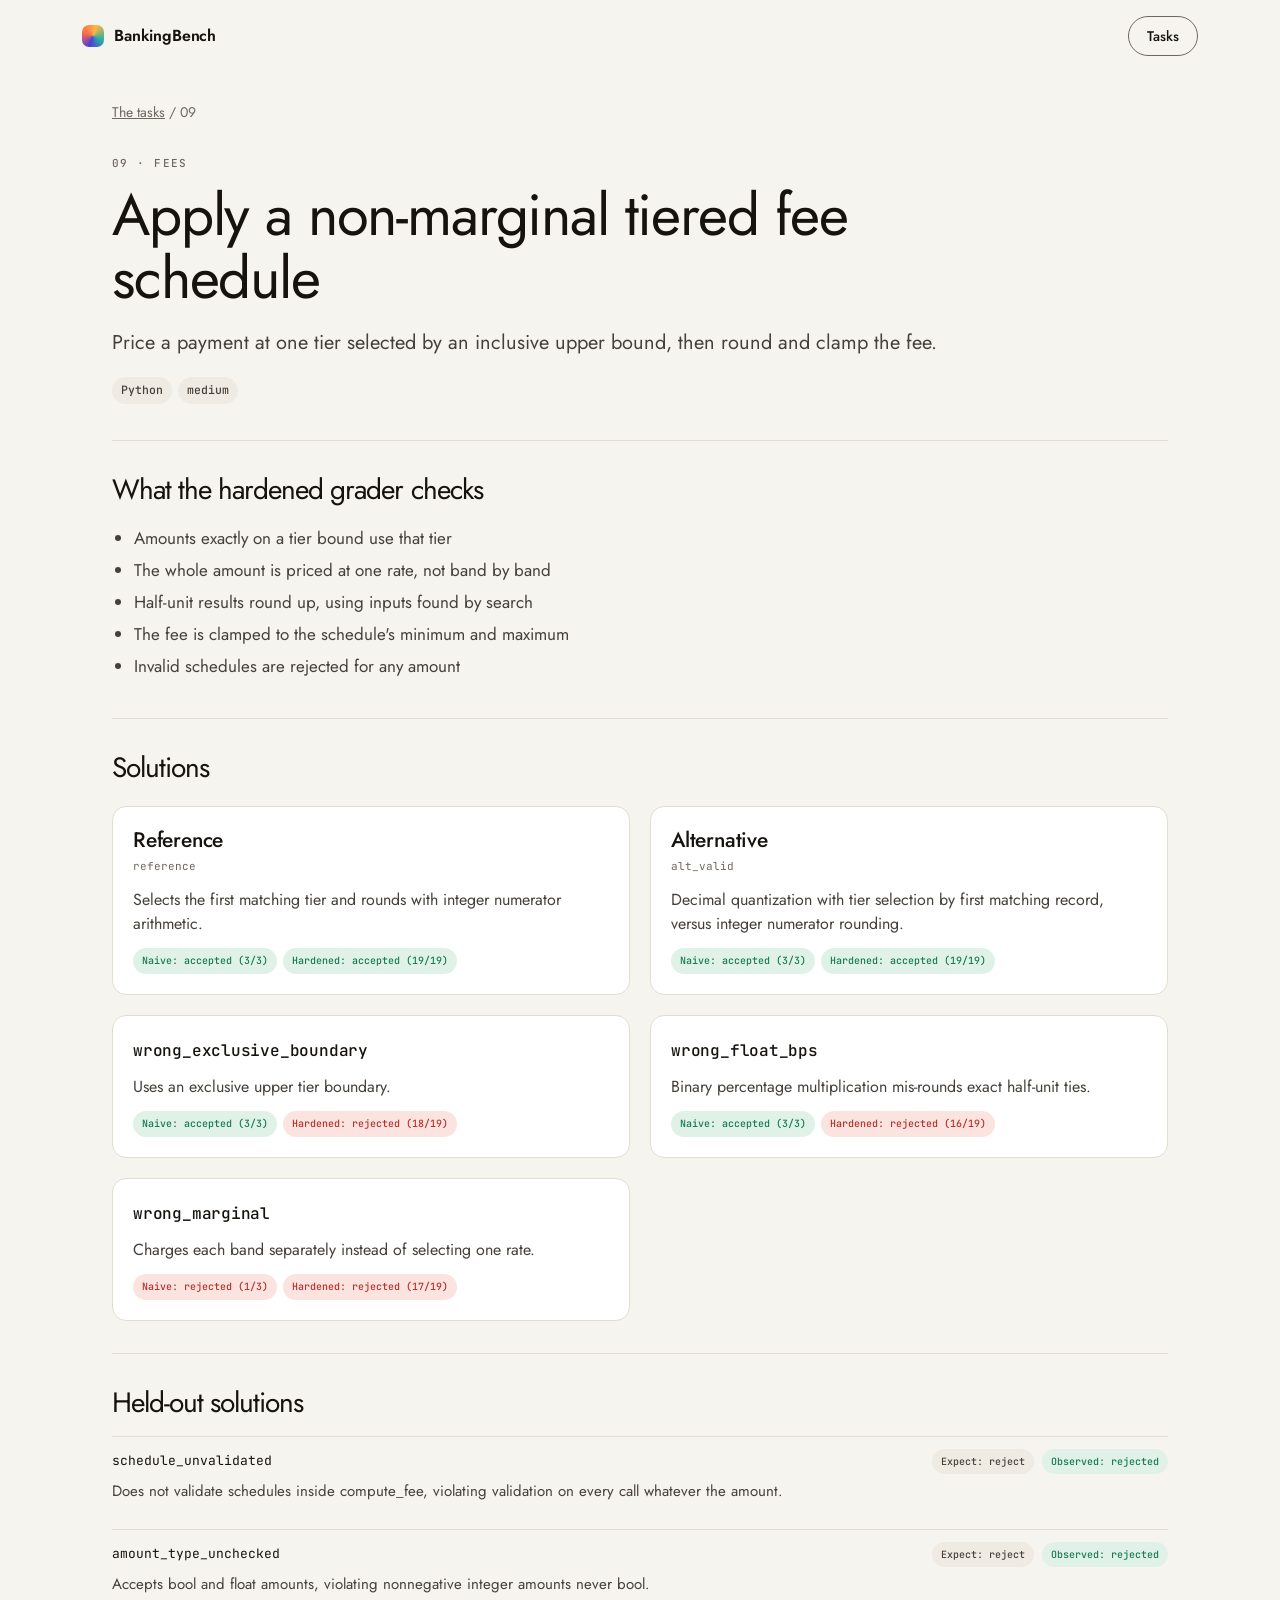
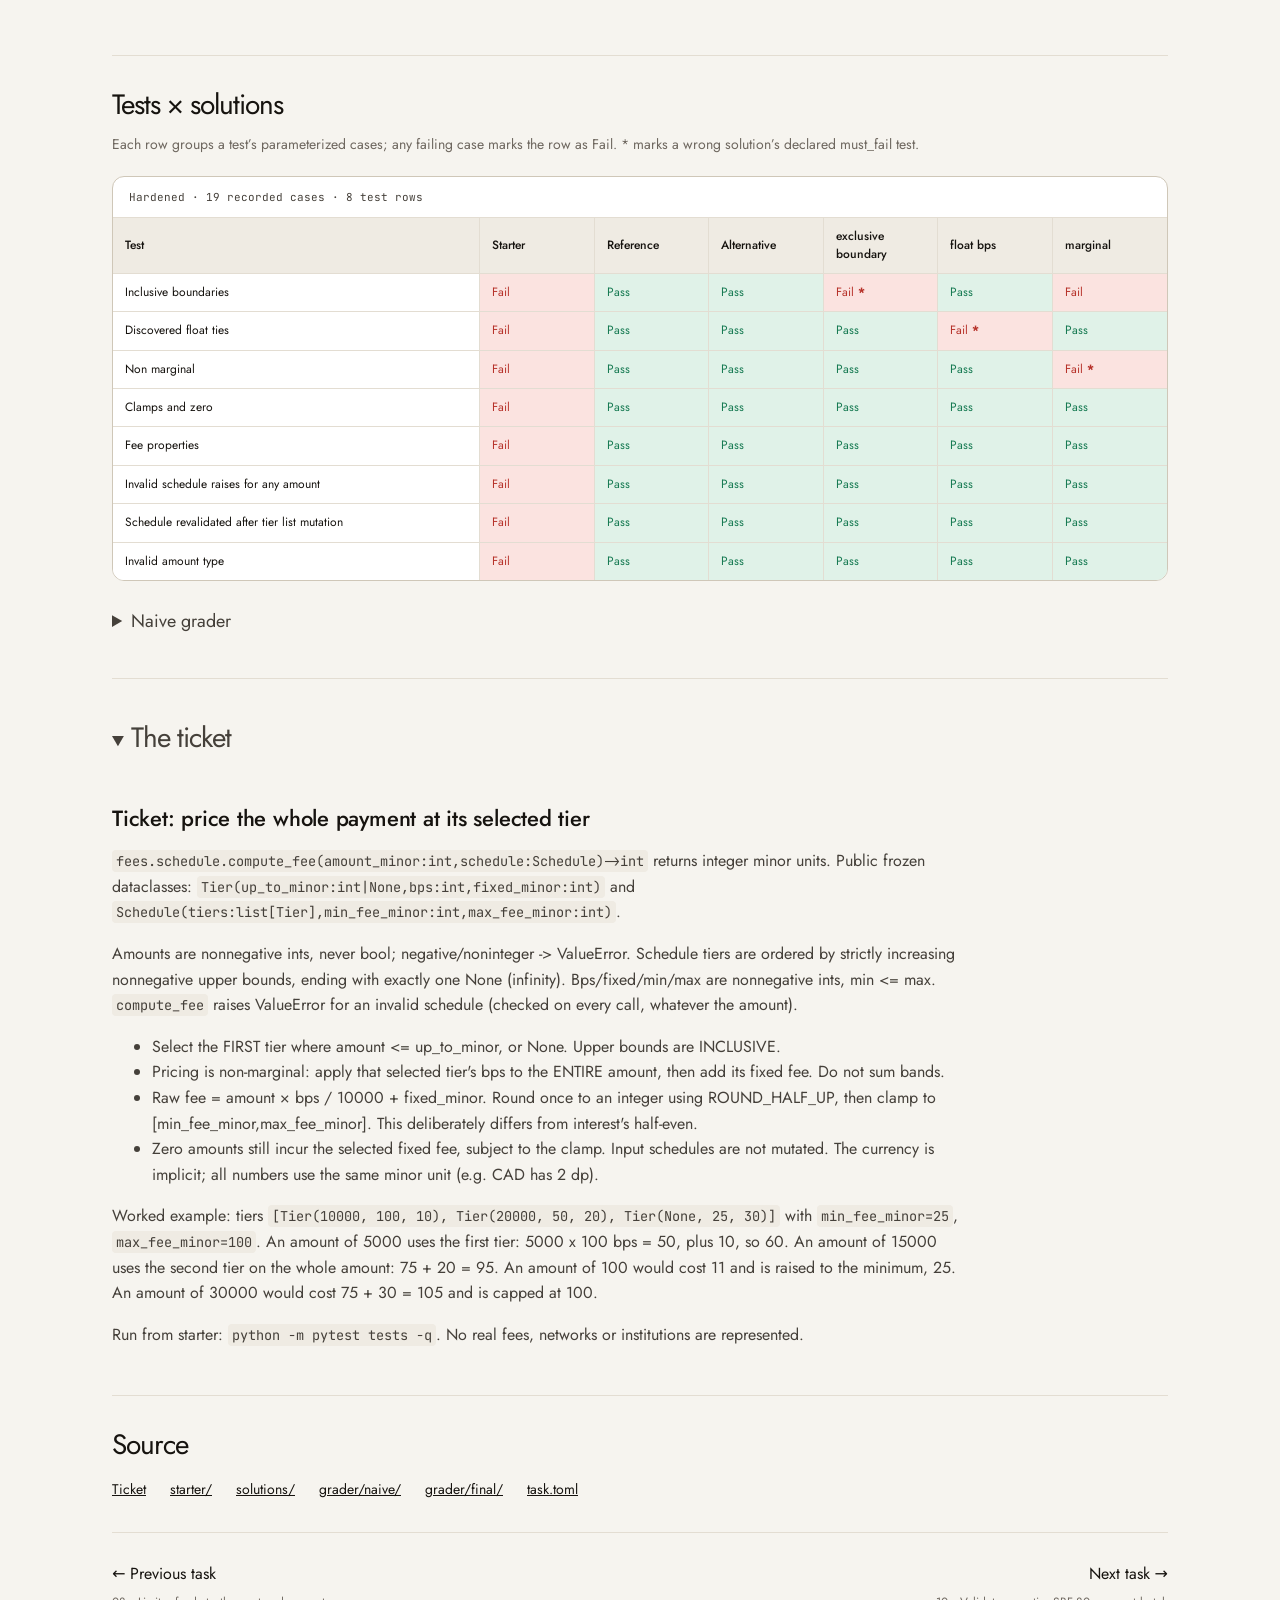
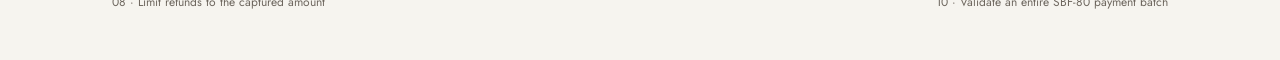
<file: site/tasks/09_tiered_fees.html>
﻿<!doctype html>
<html lang="en">
<head><meta charset="utf-8"><meta name="viewport" content="width=device-width, initial-scale=1">
<title>Apply a non-marginal tiered fee schedule · BankingBench</title><meta name="description" content="Price a payment at one tier selected by an inclusive upper bound, then round and clamp the fee.">
<link rel="stylesheet" href="../assets/shared.css"></head>
<body class="task-page">
<a class="skip" href="#task">Skip to task</a>
<nav class="top" aria-label="Primary"><div class="wrap"><a class="brand" href="../index.html"><i aria-hidden="true"></i><span>BankingBench</span></a><a class="btn ghost" href="../index.html#tasks">Tasks</a></div></nav>
<main class="wrap" id="task">
<div class="breadcrumb"><a href="../index.html#tasks">The tasks</a><span aria-hidden="true"> / </span><span>09</span></div>
<header class="task-hero"><p class="eyebrow">09 · Fees</p><h1>Apply a non-marginal tiered fee schedule</h1><p class="lede">Price a payment at one tier selected by an inclusive upper bound, then round and clamp the fee.</p><div class="tags"><span class="tag">Python</span><span class="tag">medium</span></div></header>
<section class="checks"><h2>What the hardened grader checks</h2><ul><li>Amounts exactly on a tier bound use that tier</li><li>The whole amount is priced at one rate, not band by band</li><li>Half-unit results round up, using inputs found by search</li><li>The fee is clamped to the schedule&#x27;s minimum and maximum</li><li>Invalid schedules are rejected for any amount</li></ul></section>
<section><h2>Solutions</h2><div class="solutions"><article class="solution"><h3>Reference</h3><code>reference</code><p>Selects the first matching tier and rounds with integer numerator arithmetic.</p><div class="tags"><span class="tag good">Naive: accepted (3/3)</span><span class="tag good">Hardened: accepted (19/19)</span></div></article><article class="solution"><h3>Alternative</h3><code>alt_valid</code><p>Decimal quantization with tier selection by first matching record, versus integer numerator rounding.</p><div class="tags"><span class="tag good">Naive: accepted (3/3)</span><span class="tag good">Hardened: accepted (19/19)</span></div></article><article class="solution"><h3><code>wrong_exclusive_boundary</code></h3><p>Uses an exclusive upper tier boundary.</p><div class="tags"><span class="tag good">Naive: accepted (3/3)</span><span class="tag bad">Hardened: rejected (18/19)</span></div></article><article class="solution"><h3><code>wrong_float_bps</code></h3><p>Binary percentage multiplication mis-rounds exact half-unit ties.</p><div class="tags"><span class="tag good">Naive: accepted (3/3)</span><span class="tag bad">Hardened: rejected (16/19)</span></div></article><article class="solution"><h3><code>wrong_marginal</code></h3><p>Charges each band separately instead of selecting one rate.</p><div class="tags"><span class="tag bad">Naive: rejected (1/3)</span><span class="tag bad">Hardened: rejected (17/19)</span></div></article></div></section>
<section class="heldout-solutions"><h2>Held-out solutions</h2><ul><li><div class="heldout-probe"><code>schedule_unvalidated</code><span class="tag">Expect: reject</span><span class="tag good">Observed: rejected</span></div><p>Does not validate schedules inside compute_fee, violating validation on every call whatever the amount.</p></li><li><div class="heldout-probe"><code>amount_type_unchecked</code><span class="tag">Expect: reject</span><span class="tag good">Observed: rejected</span></div><p>Accepts bool and float amounts, violating nonnegative integer amounts never bool.</p></li></ul></section>
<section><h2>Tests × solutions</h2><p class="grid-note">Each row groups a test’s parameterized cases; any failing case marks the row as Fail. * marks a wrong solution’s declared must_fail test.</p><div class="test-scroll" tabindex="0" role="region" aria-label="Hardened: scroll tests and solutions"><table class="test-grid"><caption>Hardened · 19 recorded cases · 8 test rows</caption><thead><tr><th scope="col">Test</th><th scope="col">Starter</th><th scope="col">Reference</th><th scope="col">Alternative</th><th scope="col">exclusive boundary</th><th scope="col">float bps</th><th scope="col">marginal</th></tr></thead><tbody><tr><th scope="row" title="test_hidden_fees::test_inclusive_boundaries">Inclusive boundaries</th><td class="test-fail">Fail</td><td class="test-pass">Pass</td><td class="test-pass">Pass</td><td class="test-fail">Fail <abbr title="Declared must_fail test">*</abbr></td><td class="test-pass">Pass</td><td class="test-fail">Fail</td></tr><tr><th scope="row" title="test_hidden_fees::test_discovered_float_ties">Discovered float ties</th><td class="test-fail">Fail</td><td class="test-pass">Pass</td><td class="test-pass">Pass</td><td class="test-pass">Pass</td><td class="test-fail">Fail <abbr title="Declared must_fail test">*</abbr></td><td class="test-pass">Pass</td></tr><tr><th scope="row" title="test_hidden_fees::test_non_marginal">Non marginal</th><td class="test-fail">Fail</td><td class="test-pass">Pass</td><td class="test-pass">Pass</td><td class="test-pass">Pass</td><td class="test-pass">Pass</td><td class="test-fail">Fail <abbr title="Declared must_fail test">*</abbr></td></tr><tr><th scope="row" title="test_hidden_fees::test_clamps_and_zero">Clamps and zero</th><td class="test-fail">Fail</td><td class="test-pass">Pass</td><td class="test-pass">Pass</td><td class="test-pass">Pass</td><td class="test-pass">Pass</td><td class="test-pass">Pass</td></tr><tr><th scope="row" title="test_hidden_fees::test_fee_properties">Fee properties</th><td class="test-fail">Fail</td><td class="test-pass">Pass</td><td class="test-pass">Pass</td><td class="test-pass">Pass</td><td class="test-pass">Pass</td><td class="test-pass">Pass</td></tr><tr><th scope="row" title="test_hidden_fees::test_invalid_schedule_raises_for_any_amount">Invalid schedule raises for any amount</th><td class="test-fail">Fail</td><td class="test-pass">Pass</td><td class="test-pass">Pass</td><td class="test-pass">Pass</td><td class="test-pass">Pass</td><td class="test-pass">Pass</td></tr><tr><th scope="row" title="test_hidden_fees::test_schedule_revalidated_after_tier_list_mutation">Schedule revalidated after tier list mutation</th><td class="test-fail">Fail</td><td class="test-pass">Pass</td><td class="test-pass">Pass</td><td class="test-pass">Pass</td><td class="test-pass">Pass</td><td class="test-pass">Pass</td></tr><tr><th scope="row" title="test_hidden_fees::test_invalid_amount_type">Invalid amount type</th><td class="test-fail">Fail</td><td class="test-pass">Pass</td><td class="test-pass">Pass</td><td class="test-pass">Pass</td><td class="test-pass">Pass</td><td class="test-pass">Pass</td></tr></tbody></table></div><details class="naive-tests"><summary>Naive grader</summary><div class="test-scroll" tabindex="0" role="region" aria-label="Naive: scroll tests and solutions"><table class="test-grid"><caption>Naive · 3 recorded cases · 3 test rows</caption><thead><tr><th scope="col">Test</th><th scope="col">Starter</th><th scope="col">Reference</th><th scope="col">Alternative</th><th scope="col">exclusive boundary</th><th scope="col">float bps</th><th scope="col">marginal</th></tr></thead><tbody><tr><th scope="row" title="test_hidden::test_tier_midpoints">Tier midpoints</th><td class="test-fail">Fail</td><td class="test-pass">Pass</td><td class="test-pass">Pass</td><td class="test-pass">Pass</td><td class="test-pass">Pass</td><td class="test-fail">Fail</td></tr><tr><th scope="row" title="test_hidden::test_ticket_worked_example_with_clamps">Ticket worked example with clamps</th><td class="test-fail">Fail</td><td class="test-pass">Pass</td><td class="test-pass">Pass</td><td class="test-pass">Pass</td><td class="test-pass">Pass</td><td class="test-fail">Fail</td></tr><tr><th scope="row" title="test_hidden::test_negative_amount_rejected">Negative amount rejected</th><td class="test-fail">Fail</td><td class="test-pass">Pass</td><td class="test-pass">Pass</td><td class="test-pass">Pass</td><td class="test-pass">Pass</td><td class="test-pass">Pass</td></tr></tbody></table></div></details></section>
<section><details class="ticket" open><summary><h2>The ticket</h2></summary><div class="ticket-body"><h3>Ticket: price the whole payment at its selected tier</h3>
<p><code>fees.schedule.compute_fee(amount_minor:int,schedule:Schedule)-&gt;int</code> returns integer minor units. Public frozen dataclasses: <code>Tier(up_to_minor:int|None,bps:int,fixed_minor:int)</code> and <code>Schedule(tiers:list[Tier],min_fee_minor:int,max_fee_minor:int)</code>.</p>
<p>Amounts are nonnegative ints, never bool; negative/noninteger -&gt; ValueError. Schedule tiers are ordered by strictly increasing nonnegative upper bounds, ending with exactly one None (infinity). Bps/fixed/min/max are nonnegative ints, min &lt;= max. <code>compute_fee</code> raises ValueError for an invalid schedule (checked on every call, whatever the amount).</p>
<ul><li>Select the FIRST tier where amount &lt;= up_to_minor, or None. Upper bounds are INCLUSIVE.</li><li>Pricing is non-marginal: apply that selected tier&#x27;s bps to the ENTIRE amount, then add its fixed fee. Do not sum bands.</li><li>Raw fee = amount × bps / 10000 + fixed_minor. Round once to an integer using ROUND_HALF_UP, then clamp to [min_fee_minor,max_fee_minor]. This deliberately differs from interest&#x27;s half-even.</li><li>Zero amounts still incur the selected fixed fee, subject to the clamp. Input schedules are not mutated. The currency is implicit; all numbers use the same minor unit (e.g. CAD has 2 dp).</li></ul>
<p>Worked example: tiers <code>[Tier(10000, 100, 10), Tier(20000, 50, 20), Tier(None, 25, 30)]</code> with <code>min_fee_minor=25</code>, <code>max_fee_minor=100</code>. An amount of 5000 uses the first tier: 5000 x 100 bps = 50, plus 10, so 60. An amount of 15000 uses the second tier on the whole amount: 75 + 20 = 95. An amount of 100 would cost 11 and is raised to the minimum, 25. An amount of 30000 would cost 75 + 30 = 105 and is capped at 100.</p>
<p>Run from starter: <code>python -m pytest tests -q</code>. No real fees, networks or institutions are represented.</p></div></details></section>
<section class="sources"><h2>Source</h2><div class="source-links"><a href="https://github.com/PranavThukral/bankingbench/blob/main/tasks/09_tiered_fees/PROBLEM.md">Ticket</a><a href="https://github.com/PranavThukral/bankingbench/tree/main/tasks/09_tiered_fees/starter">starter/</a><a href="https://github.com/PranavThukral/bankingbench/tree/main/tasks/09_tiered_fees/solutions">solutions/</a><a href="https://github.com/PranavThukral/bankingbench/tree/main/tasks/09_tiered_fees/grader/naive">grader/naive/</a><a href="https://github.com/PranavThukral/bankingbench/tree/main/tasks/09_tiered_fees/grader/final">grader/final/</a><a href="https://github.com/PranavThukral/bankingbench/blob/main/tasks/09_tiered_fees/task.toml">task.toml</a></div></section>
<nav class="task-pagination" aria-label="Task navigation"><a href="08_refund_limits.html">← Previous task<span>08 · Limit refunds to the captured amount</span></a><a href="10_batch_parser.html">Next task →<span>10 · Validate an entire SBF-80 payment batch</span></a></nav>
</main></body></html>
</file>
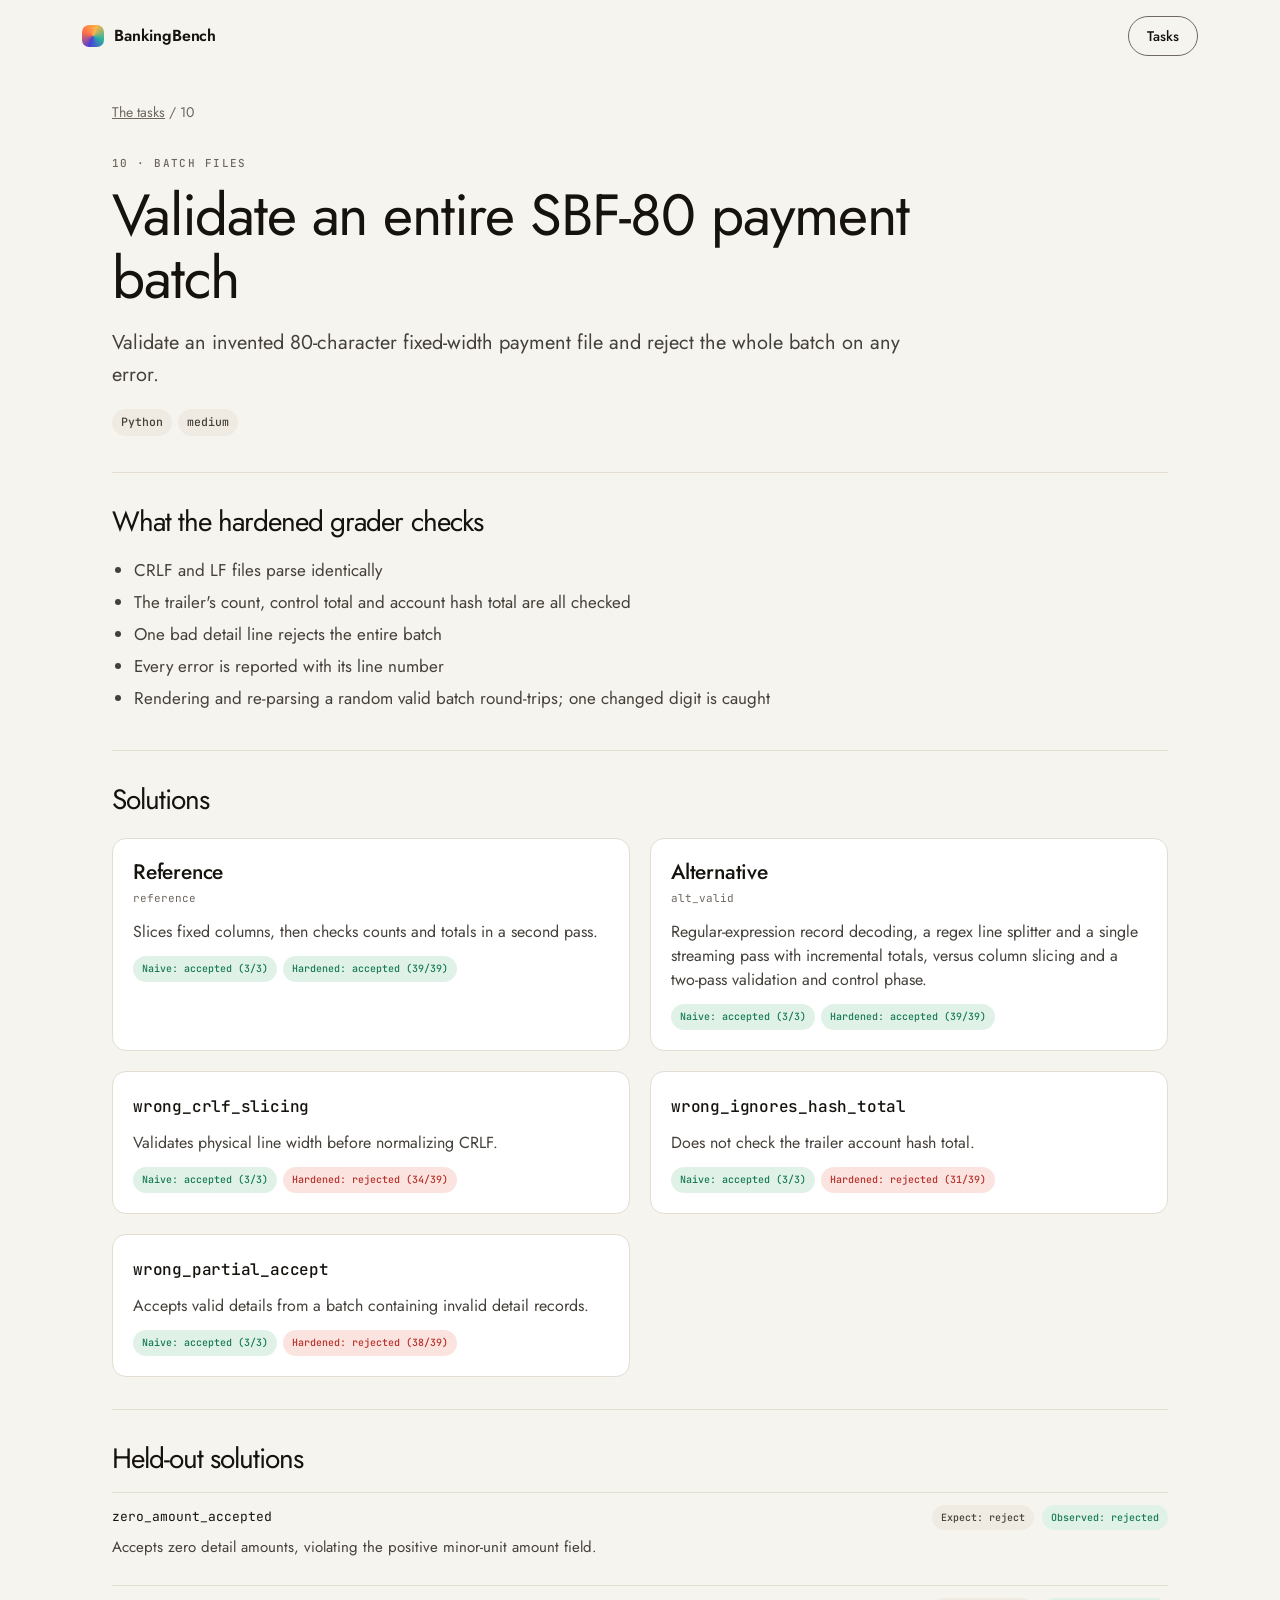
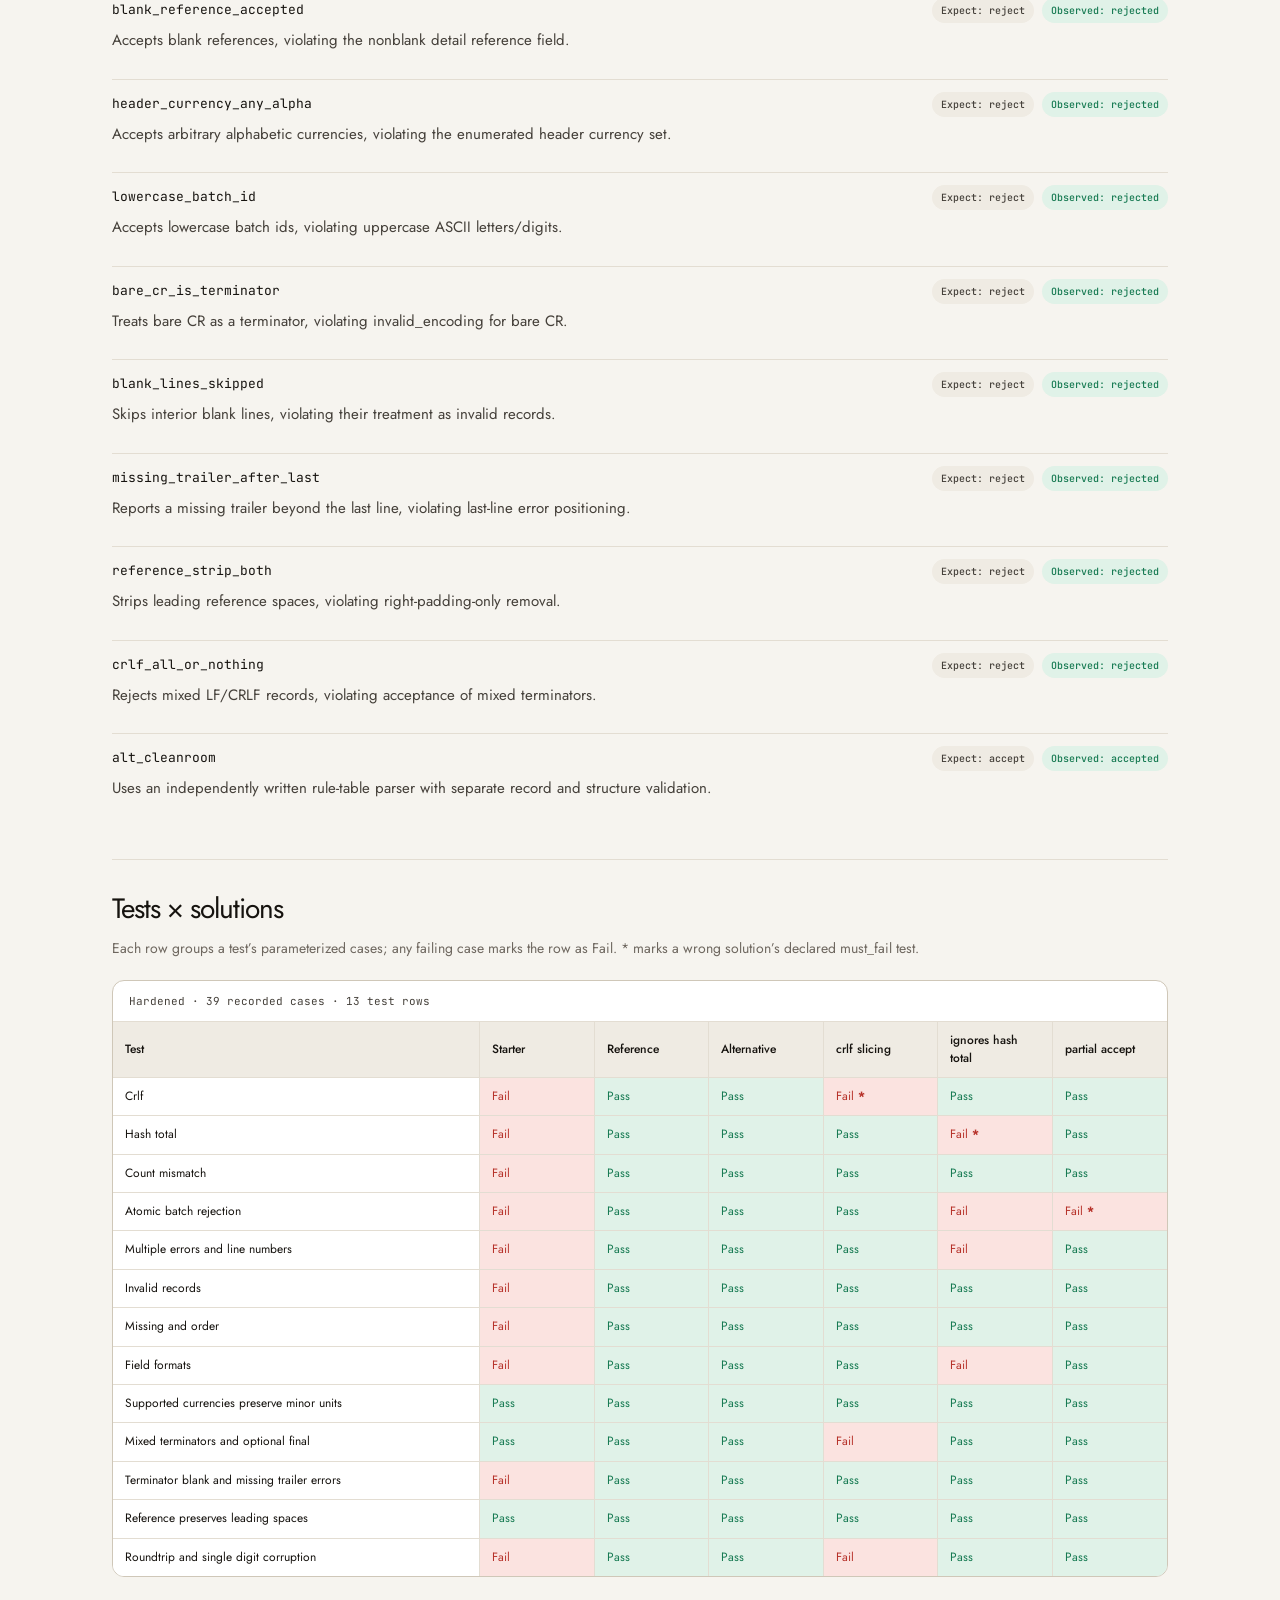
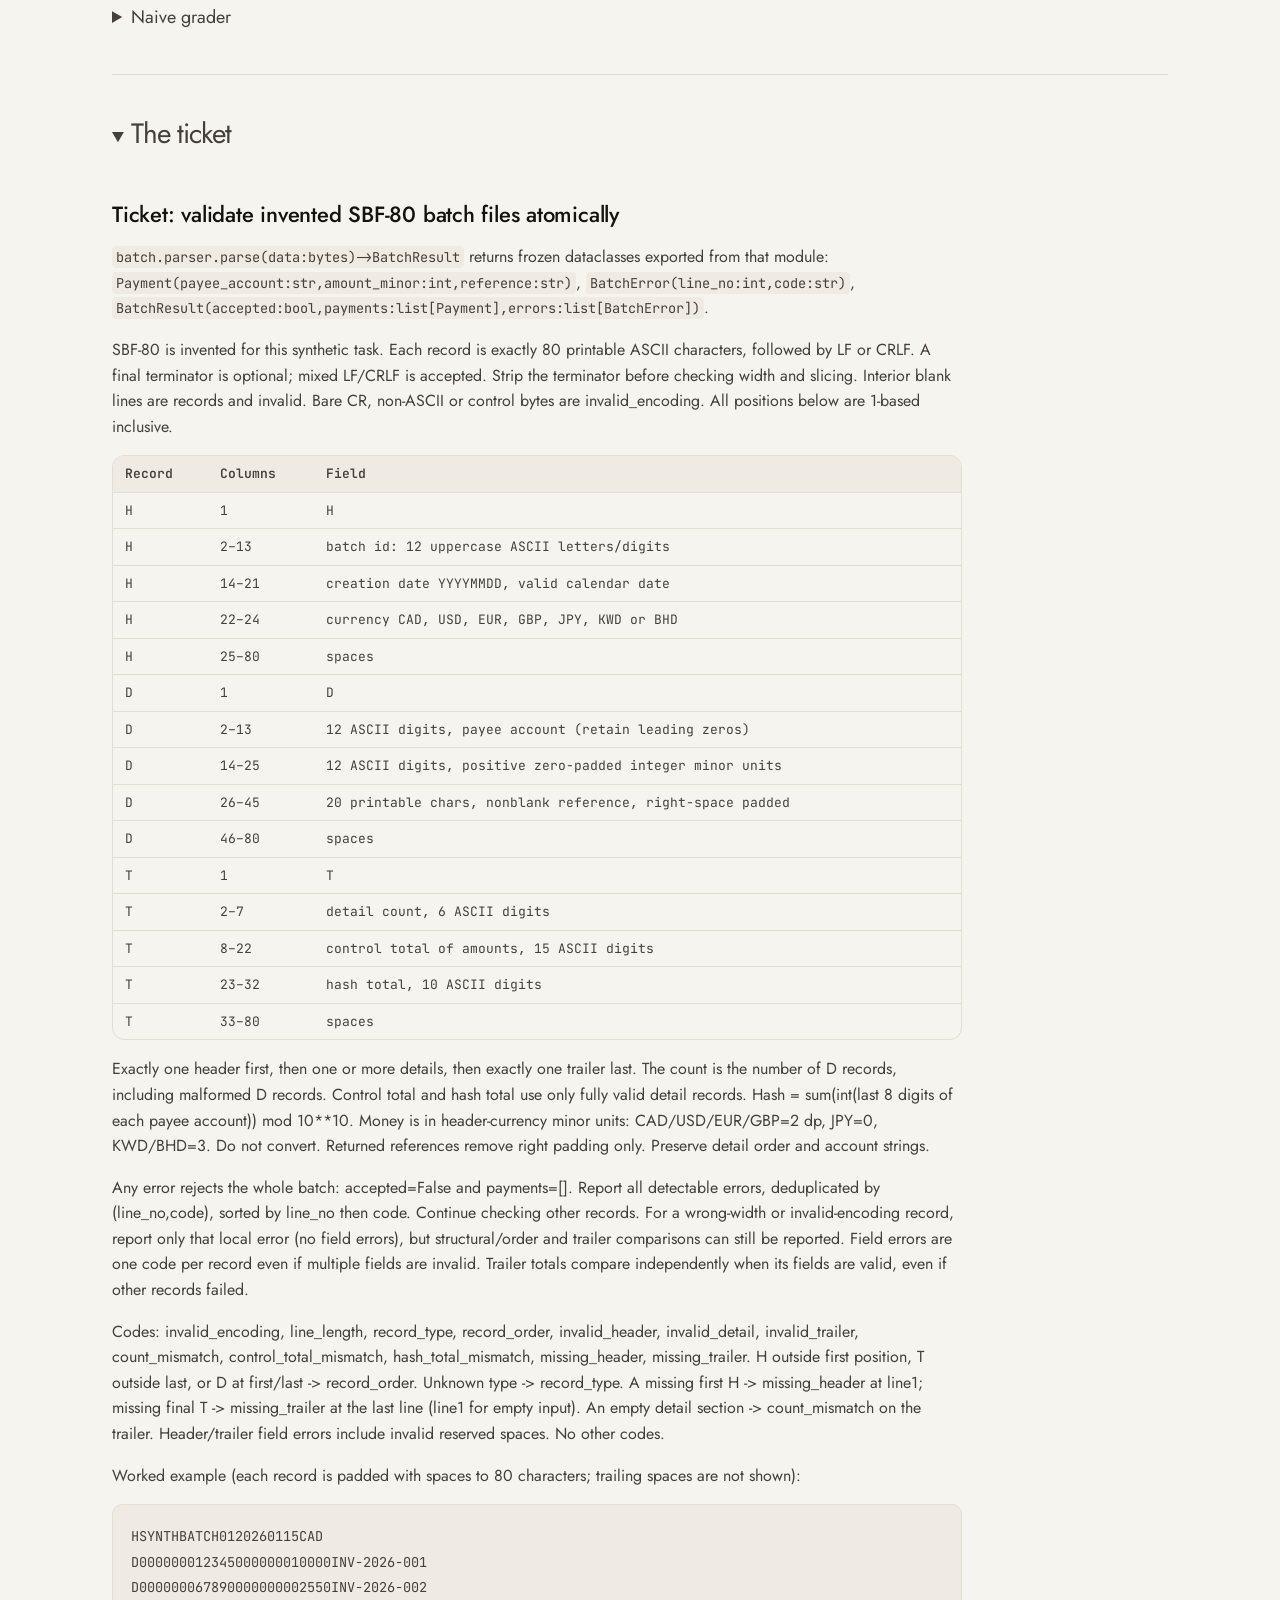
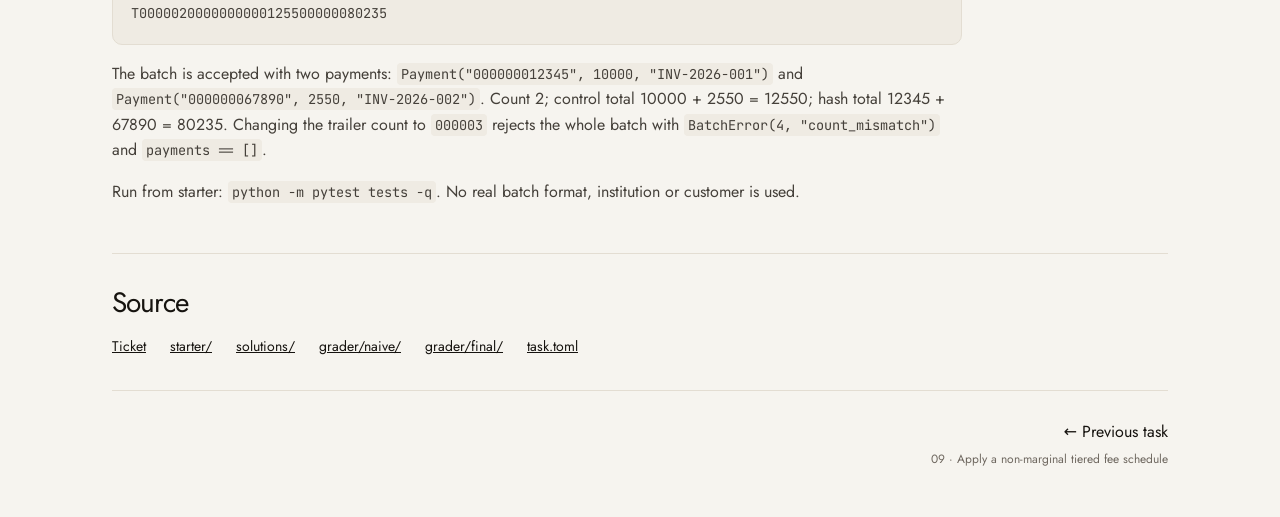
<file: site/tasks/10_batch_parser.html>
﻿<!doctype html>
<html lang="en">
<head><meta charset="utf-8"><meta name="viewport" content="width=device-width, initial-scale=1">
<title>Validate an entire SBF-80 payment batch · BankingBench</title><meta name="description" content="Validate an invented 80-character fixed-width payment file and reject the whole batch on any error.">
<link rel="stylesheet" href="../assets/shared.css"></head>
<body class="task-page">
<a class="skip" href="#task">Skip to task</a>
<nav class="top" aria-label="Primary"><div class="wrap"><a class="brand" href="../index.html"><i aria-hidden="true"></i><span>BankingBench</span></a><a class="btn ghost" href="../index.html#tasks">Tasks</a></div></nav>
<main class="wrap" id="task">
<div class="breadcrumb"><a href="../index.html#tasks">The tasks</a><span aria-hidden="true"> / </span><span>10</span></div>
<header class="task-hero"><p class="eyebrow">10 · Batch files</p><h1>Validate an entire SBF-80 payment batch</h1><p class="lede">Validate an invented 80-character fixed-width payment file and reject the whole batch on any error.</p><div class="tags"><span class="tag">Python</span><span class="tag">medium</span></div></header>
<section class="checks"><h2>What the hardened grader checks</h2><ul><li>CRLF and LF files parse identically</li><li>The trailer&#x27;s count, control total and account hash total are all checked</li><li>One bad detail line rejects the entire batch</li><li>Every error is reported with its line number</li><li>Rendering and re-parsing a random valid batch round-trips; one changed digit is caught</li></ul></section>
<section><h2>Solutions</h2><div class="solutions"><article class="solution"><h3>Reference</h3><code>reference</code><p>Slices fixed columns, then checks counts and totals in a second pass.</p><div class="tags"><span class="tag good">Naive: accepted (3/3)</span><span class="tag good">Hardened: accepted (39/39)</span></div></article><article class="solution"><h3>Alternative</h3><code>alt_valid</code><p>Regular-expression record decoding, a regex line splitter and a single streaming pass with incremental totals, versus column slicing and a two-pass validation and control phase.</p><div class="tags"><span class="tag good">Naive: accepted (3/3)</span><span class="tag good">Hardened: accepted (39/39)</span></div></article><article class="solution"><h3><code>wrong_crlf_slicing</code></h3><p>Validates physical line width before normalizing CRLF.</p><div class="tags"><span class="tag good">Naive: accepted (3/3)</span><span class="tag bad">Hardened: rejected (34/39)</span></div></article><article class="solution"><h3><code>wrong_ignores_hash_total</code></h3><p>Does not check the trailer account hash total.</p><div class="tags"><span class="tag good">Naive: accepted (3/3)</span><span class="tag bad">Hardened: rejected (31/39)</span></div></article><article class="solution"><h3><code>wrong_partial_accept</code></h3><p>Accepts valid details from a batch containing invalid detail records.</p><div class="tags"><span class="tag good">Naive: accepted (3/3)</span><span class="tag bad">Hardened: rejected (38/39)</span></div></article></div></section>
<section class="heldout-solutions"><h2>Held-out solutions</h2><ul><li><div class="heldout-probe"><code>zero_amount_accepted</code><span class="tag">Expect: reject</span><span class="tag good">Observed: rejected</span></div><p>Accepts zero detail amounts, violating the positive minor-unit amount field.</p></li><li><div class="heldout-probe"><code>blank_reference_accepted</code><span class="tag">Expect: reject</span><span class="tag good">Observed: rejected</span></div><p>Accepts blank references, violating the nonblank detail reference field.</p></li><li><div class="heldout-probe"><code>header_currency_any_alpha</code><span class="tag">Expect: reject</span><span class="tag good">Observed: rejected</span></div><p>Accepts arbitrary alphabetic currencies, violating the enumerated header currency set.</p></li><li><div class="heldout-probe"><code>lowercase_batch_id</code><span class="tag">Expect: reject</span><span class="tag good">Observed: rejected</span></div><p>Accepts lowercase batch ids, violating uppercase ASCII letters/digits.</p></li><li><div class="heldout-probe"><code>bare_cr_is_terminator</code><span class="tag">Expect: reject</span><span class="tag good">Observed: rejected</span></div><p>Treats bare CR as a terminator, violating invalid_encoding for bare CR.</p></li><li><div class="heldout-probe"><code>blank_lines_skipped</code><span class="tag">Expect: reject</span><span class="tag good">Observed: rejected</span></div><p>Skips interior blank lines, violating their treatment as invalid records.</p></li><li><div class="heldout-probe"><code>missing_trailer_after_last</code><span class="tag">Expect: reject</span><span class="tag good">Observed: rejected</span></div><p>Reports a missing trailer beyond the last line, violating last-line error positioning.</p></li><li><div class="heldout-probe"><code>reference_strip_both</code><span class="tag">Expect: reject</span><span class="tag good">Observed: rejected</span></div><p>Strips leading reference spaces, violating right-padding-only removal.</p></li><li><div class="heldout-probe"><code>crlf_all_or_nothing</code><span class="tag">Expect: reject</span><span class="tag good">Observed: rejected</span></div><p>Rejects mixed LF/CRLF records, violating acceptance of mixed terminators.</p></li><li><div class="heldout-probe"><code>alt_cleanroom</code><span class="tag">Expect: accept</span><span class="tag good">Observed: accepted</span></div><p>Uses an independently written rule-table parser with separate record and structure validation.</p></li></ul></section>
<section><h2>Tests × solutions</h2><p class="grid-note">Each row groups a test’s parameterized cases; any failing case marks the row as Fail. * marks a wrong solution’s declared must_fail test.</p><div class="test-scroll" tabindex="0" role="region" aria-label="Hardened: scroll tests and solutions"><table class="test-grid"><caption>Hardened · 39 recorded cases · 13 test rows</caption><thead><tr><th scope="col">Test</th><th scope="col">Starter</th><th scope="col">Reference</th><th scope="col">Alternative</th><th scope="col">crlf slicing</th><th scope="col">ignores hash total</th><th scope="col">partial accept</th></tr></thead><tbody><tr><th scope="row" title="test_hidden_batch::test_crlf">Crlf</th><td class="test-fail">Fail</td><td class="test-pass">Pass</td><td class="test-pass">Pass</td><td class="test-fail">Fail <abbr title="Declared must_fail test">*</abbr></td><td class="test-pass">Pass</td><td class="test-pass">Pass</td></tr><tr><th scope="row" title="test_hidden_batch::test_hash_total">Hash total</th><td class="test-fail">Fail</td><td class="test-pass">Pass</td><td class="test-pass">Pass</td><td class="test-pass">Pass</td><td class="test-fail">Fail <abbr title="Declared must_fail test">*</abbr></td><td class="test-pass">Pass</td></tr><tr><th scope="row" title="test_hidden_batch::test_count_mismatch">Count mismatch</th><td class="test-fail">Fail</td><td class="test-pass">Pass</td><td class="test-pass">Pass</td><td class="test-pass">Pass</td><td class="test-pass">Pass</td><td class="test-pass">Pass</td></tr><tr><th scope="row" title="test_hidden_batch::test_atomic_batch_rejection">Atomic batch rejection</th><td class="test-fail">Fail</td><td class="test-pass">Pass</td><td class="test-pass">Pass</td><td class="test-pass">Pass</td><td class="test-fail">Fail</td><td class="test-fail">Fail <abbr title="Declared must_fail test">*</abbr></td></tr><tr><th scope="row" title="test_hidden_batch::test_multiple_errors_and_line_numbers">Multiple errors and line numbers</th><td class="test-fail">Fail</td><td class="test-pass">Pass</td><td class="test-pass">Pass</td><td class="test-pass">Pass</td><td class="test-fail">Fail</td><td class="test-pass">Pass</td></tr><tr><th scope="row" title="test_hidden_batch::test_invalid_records">Invalid records</th><td class="test-fail">Fail</td><td class="test-pass">Pass</td><td class="test-pass">Pass</td><td class="test-pass">Pass</td><td class="test-pass">Pass</td><td class="test-pass">Pass</td></tr><tr><th scope="row" title="test_hidden_batch::test_missing_and_order">Missing and order</th><td class="test-fail">Fail</td><td class="test-pass">Pass</td><td class="test-pass">Pass</td><td class="test-pass">Pass</td><td class="test-pass">Pass</td><td class="test-pass">Pass</td></tr><tr><th scope="row" title="test_hidden_batch::test_field_formats">Field formats</th><td class="test-fail">Fail</td><td class="test-pass">Pass</td><td class="test-pass">Pass</td><td class="test-pass">Pass</td><td class="test-fail">Fail</td><td class="test-pass">Pass</td></tr><tr><th scope="row" title="test_hidden_batch::test_supported_currencies_preserve_minor_units">Supported currencies preserve minor units</th><td class="test-pass">Pass</td><td class="test-pass">Pass</td><td class="test-pass">Pass</td><td class="test-pass">Pass</td><td class="test-pass">Pass</td><td class="test-pass">Pass</td></tr><tr><th scope="row" title="test_hidden_batch::test_mixed_terminators_and_optional_final">Mixed terminators and optional final</th><td class="test-pass">Pass</td><td class="test-pass">Pass</td><td class="test-pass">Pass</td><td class="test-fail">Fail</td><td class="test-pass">Pass</td><td class="test-pass">Pass</td></tr><tr><th scope="row" title="test_hidden_batch::test_terminator_blank_and_missing_trailer_errors">Terminator blank and missing trailer errors</th><td class="test-fail">Fail</td><td class="test-pass">Pass</td><td class="test-pass">Pass</td><td class="test-pass">Pass</td><td class="test-pass">Pass</td><td class="test-pass">Pass</td></tr><tr><th scope="row" title="test_hidden_batch::test_reference_preserves_leading_spaces">Reference preserves leading spaces</th><td class="test-pass">Pass</td><td class="test-pass">Pass</td><td class="test-pass">Pass</td><td class="test-pass">Pass</td><td class="test-pass">Pass</td><td class="test-pass">Pass</td></tr><tr><th scope="row" title="test_hidden_batch::test_roundtrip_and_single_digit_corruption">Roundtrip and single digit corruption</th><td class="test-fail">Fail</td><td class="test-pass">Pass</td><td class="test-pass">Pass</td><td class="test-fail">Fail</td><td class="test-pass">Pass</td><td class="test-pass">Pass</td></tr></tbody></table></div><details class="naive-tests"><summary>Naive grader</summary><div class="test-scroll" tabindex="0" role="region" aria-label="Naive: scroll tests and solutions"><table class="test-grid"><caption>Naive · 3 recorded cases · 3 test rows</caption><thead><tr><th scope="col">Test</th><th scope="col">Starter</th><th scope="col">Reference</th><th scope="col">Alternative</th><th scope="col">crlf slicing</th><th scope="col">ignores hash total</th><th scope="col">partial accept</th></tr></thead><tbody><tr><th scope="row" title="test_hidden::test_valid_lf">Valid lf</th><td class="test-pass">Pass</td><td class="test-pass">Pass</td><td class="test-pass">Pass</td><td class="test-pass">Pass</td><td class="test-pass">Pass</td><td class="test-pass">Pass</td></tr><tr><th scope="row" title="test_hidden::test_ticket_worked_example">Ticket worked example</th><td class="test-pass">Pass</td><td class="test-pass">Pass</td><td class="test-pass">Pass</td><td class="test-pass">Pass</td><td class="test-pass">Pass</td><td class="test-pass">Pass</td></tr><tr><th scope="row" title="test_hidden::test_count_mismatch">Count mismatch</th><td class="test-fail">Fail</td><td class="test-pass">Pass</td><td class="test-pass">Pass</td><td class="test-pass">Pass</td><td class="test-pass">Pass</td><td class="test-pass">Pass</td></tr></tbody></table></div></details></section>
<section><details class="ticket" open><summary><h2>The ticket</h2></summary><div class="ticket-body"><h3>Ticket: validate invented SBF-80 batch files atomically</h3>
<p><code>batch.parser.parse(data:bytes)-&gt;BatchResult</code> returns frozen dataclasses exported from that module: <code>Payment(payee_account:str,amount_minor:int,reference:str)</code>, <code>BatchError(line_no:int,code:str)</code>, <code>BatchResult(accepted:bool,payments:list[Payment],errors:list[BatchError])</code>.</p>
<p>SBF-80 is invented for this synthetic task. Each record is exactly 80 printable ASCII characters, followed by LF or CRLF. A final terminator is optional; mixed LF/CRLF is accepted. Strip the terminator before checking width and slicing. Interior blank lines are records and invalid. Bare CR, non-ASCII or control bytes are invalid_encoding. All positions below are 1-based inclusive.</p>
<div class="md-table" tabindex="0"><table><thead><tr><th>Record</th><th>Columns</th><th>Field</th></tr></thead><tbody><tr><td>H</td><td>1</td><td>H</td></tr><tr><td>H</td><td>2–13</td><td>batch id: 12 uppercase ASCII letters/digits</td></tr><tr><td>H</td><td>14–21</td><td>creation date YYYYMMDD, valid calendar date</td></tr><tr><td>H</td><td>22–24</td><td>currency CAD, USD, EUR, GBP, JPY, KWD or BHD</td></tr><tr><td>H</td><td>25–80</td><td>spaces</td></tr><tr><td>D</td><td>1</td><td>D</td></tr><tr><td>D</td><td>2–13</td><td>12 ASCII digits, payee account (retain leading zeros)</td></tr><tr><td>D</td><td>14–25</td><td>12 ASCII digits, positive zero-padded integer minor units</td></tr><tr><td>D</td><td>26–45</td><td>20 printable chars, nonblank reference, right-space padded</td></tr><tr><td>D</td><td>46–80</td><td>spaces</td></tr><tr><td>T</td><td>1</td><td>T</td></tr><tr><td>T</td><td>2–7</td><td>detail count, 6 ASCII digits</td></tr><tr><td>T</td><td>8–22</td><td>control total of amounts, 15 ASCII digits</td></tr><tr><td>T</td><td>23–32</td><td>hash total, 10 ASCII digits</td></tr><tr><td>T</td><td>33–80</td><td>spaces</td></tr></tbody></table></div>
<p>Exactly one header first, then one or more details, then exactly one trailer last. The count is the number of D records, including malformed D records. Control total and hash total use only fully valid detail records. Hash = sum(int(last 8 digits of each payee account)) mod 10**10. Money is in header-currency minor units: CAD/USD/EUR/GBP=2 dp, JPY=0, KWD/BHD=3. Do not convert. Returned references remove right padding only. Preserve detail order and account strings.</p>
<p>Any error rejects the whole batch: accepted=False and payments=[]. Report all detectable errors, deduplicated by (line_no,code), sorted by line_no then code. Continue checking other records. For a wrong-width or invalid-encoding record, report only that local error (no field errors), but structural/order and trailer comparisons can still be reported. Field errors are one code per record even if multiple fields are invalid. Trailer totals compare independently when its fields are valid, even if other records failed.</p>
<p>Codes: invalid_encoding, line_length, record_type, record_order, invalid_header, invalid_detail, invalid_trailer, count_mismatch, control_total_mismatch, hash_total_mismatch, missing_header, missing_trailer. H outside first position, T outside last, or D at first/last -&gt; record_order. Unknown type -&gt; record_type. A missing first H -&gt; missing_header at line1; missing final T -&gt; missing_trailer at the last line (line1 for empty input). An empty detail section -&gt; count_mismatch on the trailer. Header/trailer field errors include invalid reserved spaces. No other codes.</p>
<p>Worked example (each record is padded with spaces to 80 characters; trailing spaces are not shown):</p>
<pre tabindex="0"><code>HSYNTHBATCH0120260115CAD
D000000012345000000010000INV-2026-001
D000000067890000000002550INV-2026-002
T0000020000000000125500000080235</code></pre>
<p>The batch is accepted with two payments: <code>Payment(&quot;000000012345&quot;, 10000, &quot;INV-2026-001&quot;)</code> and <code>Payment(&quot;000000067890&quot;, 2550, &quot;INV-2026-002&quot;)</code>. Count 2; control total 10000 + 2550 = 12550; hash total 12345 + 67890 = 80235. Changing the trailer count to <code>000003</code> rejects the whole batch with <code>BatchError(4, &quot;count_mismatch&quot;)</code> and <code>payments == []</code>.</p>
<p>Run from starter: <code>python -m pytest tests -q</code>. No real batch format, institution or customer is used.</p></div></details></section>
<section class="sources"><h2>Source</h2><div class="source-links"><a href="https://github.com/PranavThukral/bankingbench/blob/main/tasks/10_batch_parser/PROBLEM.md">Ticket</a><a href="https://github.com/PranavThukral/bankingbench/tree/main/tasks/10_batch_parser/starter">starter/</a><a href="https://github.com/PranavThukral/bankingbench/tree/main/tasks/10_batch_parser/solutions">solutions/</a><a href="https://github.com/PranavThukral/bankingbench/tree/main/tasks/10_batch_parser/grader/naive">grader/naive/</a><a href="https://github.com/PranavThukral/bankingbench/tree/main/tasks/10_batch_parser/grader/final">grader/final/</a><a href="https://github.com/PranavThukral/bankingbench/blob/main/tasks/10_batch_parser/task.toml">task.toml</a></div></section>
<nav class="task-pagination" aria-label="Task navigation"><a href="09_tiered_fees.html">← Previous task<span>09 · Apply a non-marginal tiered fee schedule</span></a></nav>
</main></body></html>
</file>
<file: site/assets/shared.css>
@font-face{font-family:'Jost';font-weight:300 700;font-display:swap;src:url(jost.woff2) format('woff2')}
@font-face{font-family:'JetBrains Mono';font-weight:400 700;font-display:swap;src:url(jetbrains-mono.woff2) format('woff2')}
:root{
  --sans:'Jost','Futura','Century Gothic',system-ui,sans-serif;
  --mono:'JetBrains Mono',ui-monospace,'Cascadia Mono',Consolas,monospace;
  --bg:#f6f4ef;--surface:#ffffff;--surface-2:#efebe3;--ink:#16130f;--ink-2:#45403a;--muted:#7a736a;
  --rule:#e3ddd2;--rule-strong:#cfc7b8;
  --accent:#4b3fd8;--accent-ink:#ffffff;
  --good:#167a52;--good-bg:#e0f2e8;--bad:#b63129;--bad-bg:#fbe3e0;--warn:#a36700;--warn-bg:#fcf0d4;
  --night:#0c1626;--night-2:#13223a;--night-3:#1c2e4a;--night-ink:#e9eef7;--night-muted:#8fa2bf;--night-rule:#24385a;
  --radius:18px;--shadow:0 1px 2px rgba(22,19,15,.04),0 12px 32px -12px rgba(22,19,15,.12);
  color-scheme:light;
}
@media (prefers-color-scheme:dark){:root:not([data-theme="light"]){
  --bg:#12110f;--surface:#1b1a17;--surface-2:#24221e;--ink:#f3efe7;--ink-2:#cdc6b9;--muted:#9a9286;
  --rule:#2e2b26;--rule-strong:#3d3933;--accent:#8f86ff;--accent-ink:#12110f;
  --good:#6fd3a2;--good-bg:#173126;--bad:#ff8b80;--bad-bg:#3a1c19;--warn:#f0bf5c;--warn-bg:#352a12;
  --shadow:none;color-scheme:dark;
}}
*{box-sizing:border-box}
html{scroll-behavior:smooth}
@media (prefers-reduced-motion:reduce){html{scroll-behavior:auto}*,*::before,*::after{animation:none!important;transition:none!important}}
body{margin:0;background:var(--bg);color:var(--ink);font:400 18px/1.6 var(--sans);-webkit-font-smoothing:antialiased;overflow-x:hidden}
a{color:inherit}
code,pre,.mono{font-family:var(--mono)}
.wrap{max-width:1180px;margin:0 auto;padding:0 32px}
.sr{position:absolute;width:1px;height:1px;overflow:hidden;clip:rect(0 0 0 0)}
.eyebrow{font:500 13px/1 var(--mono);letter-spacing:.12em;text-transform:uppercase;color:var(--muted)}
h1,h2,h3{font-family:var(--sans);margin:0;letter-spacing:-.02em}
h2{font-size:clamp(34px,4.6vw,56px);font-weight:400;line-height:1.08}
h2 .soft,h1 .soft{color:var(--muted)}
h3{font-size:22px;font-weight:500;line-height:1.25;letter-spacing:-.01em}
section{padding:80px 0}
.lede{font-size:20px;color:var(--ink-2);max-width:60ch;margin:20px 0 0}

/* buttons */
.btn{display:inline-flex;align-items:center;gap:10px;height:52px;padding:0 26px;border-radius:999px;font:500 16px/1 var(--sans);text-decoration:none;border:1px solid transparent;cursor:pointer;transition:transform .15s,background .15s,border-color .15s}
.btn:hover{transform:translateY(-1px)}
.btn:focus-visible,.chip:focus-visible,.cell:focus-visible,.tab:focus-visible,.close:focus-visible{outline:3px solid var(--accent);outline-offset:3px}
.btn.primary{background:var(--ink);color:var(--bg)}
.btn.ghost{border-color:var(--muted);color:var(--ink);background:transparent}
.btn.ghost:hover{border-color:var(--ink)}
.btn .arrow{transition:transform .15s}.btn:hover .arrow{transform:translateX(3px)}

/* nav */
nav.top{position:sticky;top:0;z-index:30;background:color-mix(in srgb,var(--bg) 82%,transparent);backdrop-filter:saturate(1.4) blur(14px);-webkit-backdrop-filter:saturate(1.4) blur(14px);border-bottom:1px solid transparent;transition:border-color .2s}
nav.top.scrolled{border-bottom-color:var(--rule)}
nav.top .wrap{display:flex;align-items:center;gap:32px;height:72px}
.brand{display:flex;align-items:center;gap:10px;font:600 18px/1 var(--sans);text-decoration:none;letter-spacing:-.01em}
.brand i{width:22px;height:22px;border-radius:7px;background:conic-gradient(from 200deg,#4b3fd8,#ff6b4a,#ffb547,#2bb39f,#4b3fd8)}
nav.top ul{display:flex;gap:28px;list-style:none;margin:0;padding:0;font-size:15px;color:var(--ink-2)}
nav.top ul a{text-decoration:none}nav.top ul a:hover{color:var(--ink)}
nav.top .btn{height:40px;padding:0 18px;font-size:14px;margin-left:auto}

/* Hero: painted SVG ribbons, animated only with compositor transforms. */
.hero{position:relative;padding:90px 0 48px;overflow:clip;isolation:isolate}
.ribbon{position:absolute;width:1250px;height:1000px;right:-110px;top:-180px;z-index:-1;pointer-events:none;opacity:.28}
.ribbon svg{width:100%;height:100%;overflow:visible}
.wave{transform-origin:70% 35%;animation:flow 16s ease-in-out infinite alternate;will-change:transform}
.wave.echo{animation-duration:22s;animation-direction:alternate-reverse}
@keyframes flow{from{transform:translate3d(-12px,-15px,0) rotate(-5deg)}to{transform:translate3d(30px,28px,0) rotate(5deg)}}
.ribbon.paused .wave{animation-play-state:paused}
.hero-grid{display:grid;grid-template-columns:minmax(0,1.25fr) minmax(0,1fr);gap:56px;align-items:center}
.hero h1{font-size:clamp(50px,4.6vw,66px);font-weight:400;line-height:1.02;letter-spacing:-.045em;margin-top:24px}
.hero h1 .soft{display:block}
.hero .intro{font-size:21px;line-height:1.5;color:var(--ink-2);max-width:42ch;margin:26px 0 0}
.hero .ctas{display:flex;flex-wrap:wrap;gap:12px;margin-top:32px}
.preview{background:var(--surface);border:1px solid var(--rule-strong);border-radius:22px;box-shadow:0 30px 75px -35px #38277566;overflow:hidden;margin-top:0}
.preview-bar{display:flex;align-items:center;gap:8px;padding:16px 20px;border-bottom:1px solid var(--rule);font:11px/1.5 var(--mono);color:var(--muted);background:var(--bg)}
.preview-bar i{width:7px;height:7px;border-radius:50%;background:var(--good)}
.preview-bar span:last-child{margin-left:auto}
.preview-body{padding:24px}
.preview-kicker{font:11px/1.5 var(--mono);color:var(--muted);margin:0}
.preview h3{font-size:23px;margin:5px 0 20px}
.preview-score{display:grid;grid-template-columns:1fr auto 1fr;gap:14px;align-items:center;padding-bottom:22px}
.preview-score strong{display:block;font:300 54px/1 var(--sans);letter-spacing:-.04em}
.preview-score small{display:block;font-size:12px;line-height:1.4;color:var(--ink-2);margin-top:8px}
.preview-score .pass-arrow{color:var(--muted);font-size:22px}
.preview-score .after strong{color:var(--good)}
.preview-labels,.preview-row{display:grid;grid-template-columns:minmax(0,1fr) 70px 70px;gap:8px;align-items:center}
.preview-labels{font:10px/1.5 var(--mono);color:var(--muted);padding:10px 0}
.preview-labels span:not(:first-child){text-align:right}
.preview-row{padding:13px 0;border-top:1px solid var(--rule);font:11px/1.5 var(--mono)}
.preview-row code{overflow-wrap:anywhere;color:var(--ink-2)}
.preview-row .status{text-align:right;font-size:10px}
.status.good{color:var(--good)}.status.bad{color:var(--bad)}
.preview-foot{display:flex;gap:10px;align-items:center;border-top:1px solid var(--rule);padding:14px 24px;background:var(--good-bg);font:11px/1.5 var(--mono);color:var(--good)}
.preview-foot a{margin-left:auto;text-underline-offset:3px}

.tag{display:inline-flex;align-items:center;gap:6px;font:500 11.5px/1 var(--mono);padding:6px 9px;border-radius:999px;background:var(--surface-2);color:var(--ink-2);white-space:nowrap}
.tag.good{background:var(--good-bg);color:var(--good)}.tag.bad{background:var(--bad-bg);color:var(--bad)}.tag.warn{background:var(--warn-bg);color:var(--warn)}

/* example */
.example{background:var(--surface);border-top:1px solid var(--rule);border-bottom:1px solid var(--rule)}
.exgrid{display:grid;grid-template-columns:minmax(0,5fr) minmax(0,7fr);gap:56px;margin-top:56px;align-items:start}
.exnotes{position:sticky;top:110px}
.exnotes ol{list-style:none;padding:0;margin:0}
.window{border-radius:16px;overflow:hidden;background:#0f1726;box-shadow:0 30px 60px -30px rgba(12,22,38,.55);border:1px solid #1f2c42}
.window .bar{display:flex;align-items:center;gap:8px;padding:12px 14px;background:#141f33;border-bottom:1px solid #1f2c42}
.window .bar i{width:11px;height:11px;border-radius:50%;background:#2b3a55}
.tabs{display:flex;gap:2px;margin-left:12px;overflow-x:auto}
.tab{font:500 12.5px/1 var(--mono);color:#8fa2bf;background:none;border:0;padding:8px 12px;border-radius:8px;cursor:pointer;white-space:nowrap}
.tab[aria-selected="true"]{background:#22324f;color:#e9eef7}
.pane{display:none}.pane.on{display:block}
.pane pre{margin:0;padding:22px 24px;color:#d6deeb;font-size:13px;line-height:1.65;overflow:auto;max-height:520px}
.pane .prose{padding:26px 28px;color:#d6deeb;font:400 17px/1.6 var(--sans)}
.pane .prose b{color:#fff;font-weight:500}
.verdict{display:flex;flex-wrap:wrap;gap:10px;align-items:center;padding:14px 24px;background:#141f33;border-top:1px solid #1f2c42;font:500 12.5px/1.4 var(--mono);color:#8fa2bf}
.k{color:#c792ea}.s{color:#ecc48d}.c{color:#637777;font-style:italic}.f{color:#82aaff}.hl{background:rgba(255,107,74,.16);display:inline-block;min-width:100%;box-shadow:inset 3px 0 #ff6b4a}

/* matrix explorer */
.night{background:var(--night);color:var(--night-ink)}
.night h2 .soft{color:var(--night-muted)}
.night .lede{color:var(--night-muted)}
.night .eyebrow{color:var(--night-muted)}
.toolbar{display:flex;flex-wrap:wrap;gap:10px;margin:40px 0 20px;align-items:center}
.chip{font:500 14px/1 var(--sans);color:var(--night-ink);background:var(--night-2);border:1px solid var(--night-rule);border-radius:999px;padding:10px 16px;cursor:pointer;display:inline-flex;gap:8px;align-items:center}
.chip[aria-pressed="true"]{background:var(--night-ink);color:var(--night);border-color:var(--night-ink)}
.chip .count{font:500 12px/1 var(--mono);opacity:.7}
.legend{margin-left:auto;display:flex;gap:16px;font:400 13px/1 var(--mono);color:var(--night-muted);flex-wrap:wrap}
.legend span{display:inline-flex;align-items:center;gap:6px}
.dot{width:10px;height:10px;border-radius:3px;display:inline-block}
.d-good{background:#3fcf8e}.d-bad{background:#ff6b5e}.d-warn{background:#f5b84a}.d-none{background:#33476a}
.mx{border:1px solid var(--night-rule);border-radius:var(--radius);overflow:hidden;background:var(--night-2)}
.mx-scroll{overflow-x:auto}
.mx table{border-collapse:collapse;width:100%;min-width:980px}
.mx th,.mx td{padding:0;border-bottom:1px solid var(--night-rule);text-align:left}
.mx thead th{font:500 12px/1 var(--mono);text-transform:uppercase;letter-spacing:.08em;color:var(--night-muted);padding:16px 14px;background:var(--night-3)}
.mx tbody tr:last-child>*{border-bottom:0}
.mx tbody th{padding:16px 14px;width:230px;font-weight:400;vertical-align:top}
.mx tbody th code{font-size:12.5px;color:var(--night-muted)}
.mx tbody th b{display:block;font-weight:500;font-size:16px;line-height:1.3;margin-top:4px;color:var(--night-ink)}
.mx td{vertical-align:top;border-left:1px solid var(--night-rule)}
.cell{display:block;width:100%;height:100%;min-height:92px;padding:14px;background:none;border:0;color:inherit;text-align:left;cursor:pointer;font:inherit;transition:background .15s,opacity .2s}
.cell:hover{background:var(--night-3)}
.cell .nm{font:500 12px/1.3 var(--mono);color:var(--night-ink);display:block;margin-bottom:10px;overflow-wrap:anywhere}
/* drawer */
.scrim{position:fixed;inset:0;background:rgba(6,10,18,.5);opacity:0;pointer-events:none;transition:opacity .2s;z-index:40}
.scrim.on{opacity:1;pointer-events:auto}
.drawer{position:fixed;top:0;right:0;height:100%;width:min(560px,100%);background:var(--surface);color:var(--ink);z-index:50;transform:translateX(102%);transition:transform .28s cubic-bezier(.2,.8,.2,1);display:flex;flex-direction:column;box-shadow:-24px 0 60px -20px rgba(0,0,0,.35)}
.drawer.on{transform:none}
.drawer header{padding:26px 28px 20px;border-bottom:1px solid var(--rule)}
.drawer header code{font-size:13px;color:var(--muted)}
.drawer header h3{margin-top:6px;font-size:26px}
.drawer header p{margin:10px 0 0;font-size:15.5px;color:var(--ink-2)}
.close{position:absolute;top:18px;right:18px;width:40px;height:40px;border-radius:50%;border:1px solid var(--rule);background:var(--surface);color:var(--ink);cursor:pointer;font-size:20px;line-height:1}
.drawer .body{padding:8px 28px 40px;overflow:auto}
.gr{padding:22px 0;border-bottom:1px solid var(--rule)}
.gr:last-child{border-bottom:0}
.gr .head{display:flex;align-items:center;gap:10px;flex-wrap:wrap}
.gr .head b{font-weight:500;font-size:18px;margin-right:4px}
.gr .meta{font:400 13px/1.5 var(--mono);color:var(--muted);margin-top:8px}
.gr h4{font:500 12px/1 var(--mono);text-transform:uppercase;letter-spacing:.1em;color:var(--muted);margin:18px 0 8px}
.fails{list-style:none;margin:0;padding:0}
.fails li{font:400 13px/1.5 var(--mono);padding:7px 0 7px 22px;position:relative;border-top:1px solid var(--rule);overflow-wrap:anywhere}
.fails li::before{content:"✗";position:absolute;left:2px;color:var(--bad);font-weight:700}
.fails li .tag{margin-left:8px;vertical-align:1px}
.allpass{font:400 14px/1.5 var(--mono);color:var(--good);margin:0}
details.out{margin-top:14px}
details.out summary{cursor:pointer;font:500 13px/1 var(--mono);color:var(--ink-2);padding:6px 0}
details.out pre{margin:8px 0 0;background:var(--surface-2);border:1px solid var(--rule);border-radius:10px;padding:14px;font-size:12px;line-height:1.55;overflow:auto;max-height:340px}

/* Compact patterns and consolidated evidence footer */
.bento{display:grid;grid-template-columns:repeat(4,minmax(0,1fr));gap:28px;margin-top:36px}
.tile{border-top:1px solid var(--rule-strong);padding-top:20px;min-width:0}
.tile h3{font-size:22px;margin:0 0 10px}.tile p{margin:0;font-size:17px;color:var(--ink-2)}
.fine{border-top:1px solid var(--rule);padding:48px 0 56px;color:var(--muted);font-size:13px}
.footer-links{display:flex;flex-wrap:wrap;gap:12px 28px;margin-bottom:24px;font-size:16px;color:var(--ink)}
.footer-links a{text-underline-offset:4px}
.rerun{display:block;max-width:100%;overflow:auto;padding:14px 18px;border:1px solid var(--rule);border-radius:10px;background:var(--surface);color:var(--ink-2);font:12px/1.6 var(--mono);white-space:nowrap}
.runline{display:flex;flex-wrap:wrap;gap:6px 24px;font:11px/1.7 var(--mono);margin:20px 0}
.fine p{max-width:110ch;margin:0}
/* Accessibility and compact layouts */
:root{--muted:#6e675f;--radius:20px}
@media (prefers-color-scheme:dark){:root:not([data-theme="light"]){--muted:#aaa195}}
[hidden]{display:none!important}
:focus-visible{outline:3px solid var(--accent);outline-offset:4px}
.night :focus-visible,.window :focus-visible{outline-color:#b4acff}
.skip{position:fixed;left:16px;top:12px;z-index:100;transform:translateY(-160%);background:var(--ink);color:var(--bg);padding:10px 20px;border-radius:30px}
.skip:focus{transform:none}
html{scroll-padding-top:96px}body{overflow-x:clip}
.eyebrow{font-size:11px;letter-spacing:.13em;line-height:1.5;margin:0 0 20px}
h2{max-width:25ch;letter-spacing:-.035em}
.process{display:grid;grid-template-columns:repeat(4,minmax(0,1fr));gap:20px;list-style:none;padding:18px 0;margin:0 0 32px;border-block:1px solid var(--rule);font-size:14px;color:var(--ink-2)}
.process b{display:block;font-size:17px;font-weight:500;color:var(--ink)}
.process span{display:block;margin-top:3px}
.exgrid{grid-template-columns:minmax(0,1fr);gap:24px;margin-top:32px}
.exnotes{position:static}.exnotes ol{display:grid;grid-template-columns:1fr 1fr;gap:0 28px}
.step-tab{display:block;width:100%;text-align:left;background:none;border:0;border-bottom:1px solid var(--rule);padding:14px 0;color:var(--muted);font:400 15px/1.5 var(--sans);cursor:pointer}
.step-tab[aria-selected="true"]{color:var(--ink);box-shadow:inset 0 -2px var(--accent)}
.window{min-width:0}.window .bar{padding:8px}.window .bar>i{display:none}.tabs{margin-left:0;min-width:0;width:100%;padding:4px}
.tab{min-height:44px;padding:8px 10px;font-size:11px;color:#a7b7ce}
.c{color:#9aaea8}.pane pre{font-size:12px;max-height:360px}.pane{max-width:100%;min-height:260px}
.pane .prose{font-size:17px}.pane .prose p:first-child{margin-top:0}
.verdict{overflow-wrap:anywhere;font-size:11px}.verdict .tag{font-size:10px;white-space:normal;line-height:1.5}
.mx table{min-width:0;table-layout:fixed}.mx thead th{font-size:10px;line-height:1.4;padding:14px 10px}
.mx thead th:first-child{width:24%}
.mx tbody th{padding:8px 12px;vertical-align:middle}.mx tbody th b{font-size:14px;line-height:1.2;margin:0}
.task-number{font:10px/1 var(--mono);color:var(--night-muted);margin-right:6px}
.mx td{vertical-align:middle}
.cell{display:flex;flex-direction:column;justify-content:center;gap:6px;width:100%;height:63px;min-height:0;padding:8px 9px;background:none;border:0;color:inherit;text-align:left;cursor:pointer;transition:background .15s}
.cell:hover{background:var(--night-3)}
.cell .nm{font:500 10px/1.25 var(--mono);color:var(--night-ink);display:block;overflow-wrap:anywhere;margin:0}
.cell.caught{outline:1px dashed #c69b51;outline-offset:-5px;border-radius:10px}
.squares{display:flex;gap:6px}.squares .dot{width:9px;height:9px;border-radius:2px}
.filtered{display:block;text-align:center;color:var(--night-muted);font:12px var(--mono)}
.legend{width:100%;margin:4px 0 0;font:11px/1.6 var(--sans);gap:6px 16px}.legend .dot{width:8px;height:8px;border-radius:2px}
.legend .dash{width:14px;height:12px;border:1px dashed #c69b51;border-radius:2px}
.chip{min-height:44px;font-size:13px;padding:10px 14px}.toolbar{margin:28px 0 18px}
.task-cards{display:none}
.drawer header{padding-right:68px;flex-shrink:0;max-height:40dvh;overflow:auto}
.drawer header code,.drawer header h3{overflow-wrap:anywhere}.drawer header h3{font-size:24px}
.drawer .body{min-height:0;overscroll-behavior:contain}.close{width:44px;height:44px;z-index:1;border-color:var(--muted)}
.tag{line-height:1.3}.fails li .tag{white-space:normal}
@media (prefers-reduced-motion:reduce){.wave{will-change:auto}}
@media (max-width:1100px){
nav.top .wrap{gap:22px}nav.top ul{gap:20px;font-size:14px}.brand{font-size:16px}
.hero-grid{gap:30px}.hero h1{font-size:54px}.hero .intro{font-size:19px}
.preview-body{padding:20px}.preview-score strong{font-size:48px}
}
@media (max-width:980px){
nav.top ul{display:none}.hero-grid{grid-template-columns:1fr 1fr;gap:24px}.hero h1{font-size:48px}.hero .intro{font-size:18px}
.hero .btn{padding:0 20px;font-size:14px}.preview-body{padding:18px}.preview h3{font-size:20px}
.preview-labels,.preview-row{grid-template-columns:minmax(0,1fr) 58px 58px;gap:4px}.preview-row{font-size:10px}
.preview-foot{padding:12px 18px;font-size:10px}.preview-bar{padding:12px 18px;font-size:10px}.preview-score strong{font-size:42px}
.bento{grid-template-columns:1fr 1fr}.mx{display:none}.task-cards{display:grid;gap:16px;grid-template-columns:1fr 1fr}
.task-card{border:1px solid var(--night-rule);border-radius:16px;overflow:hidden;background:var(--night-2);min-width:0}
.task-card header{padding:14px 16px;border-bottom:1px solid var(--night-rule);background:var(--night-3)}
.task-card header code{font-size:10px;color:var(--night-muted)}.task-card h3{font-size:19px;margin:3px 0 0;line-height:1.25}
.task-cells{display:grid;grid-template-columns:repeat(3,minmax(0,1fr))}
.task-card .cell{height:64px;padding:9px 12px;border-bottom:1px solid var(--night-rule)}
}
@media (max-width:700px){
.wrap{padding:0 22px}section{padding:56px 0}.eyebrow{font-size:10px;margin-bottom:18px}
.hero{padding:56px 0}.hero-grid{grid-template-columns:1fr;gap:32px}
.hero h1{font-size:48px;margin-top:0}.hero .intro{font-size:19px;margin-top:22px}.hero .ctas{gap:10px;margin-top:26px}
.ribbon{width:1000px;height:1000px;right:-440px;top:260px;opacity:.23}
.preview{max-width:480px;width:100%;justify-self:center}.preview-body{padding:22px}.preview h3{font-size:23px}.preview-score strong{font-size:54px}
.preview-labels,.preview-row{grid-template-columns:minmax(0,1fr) 70px 70px;gap:8px}.preview-row{font-size:11px}
.preview-bar{padding:14px 22px}.preview-foot{padding:14px 22px}
.process{grid-template-columns:1fr 1fr;gap:12px 16px;padding:12px 0;font-size:11px;line-height:1.4;margin-bottom:28px}.process b{font-size:14px}.process span{margin-top:2px}
.bento,.task-cards{grid-template-columns:1fr}.bento{gap:24px;margin-top:28px}.tile{padding-top:16px}.tile h3{font-size:21px;margin-bottom:6px}
.brand{font-size:14px;gap:8px}.brand i{width:18px;height:18px;border-radius:5px}.brand .pack{display:none}
nav.top .wrap{height:64px;gap:12px}nav.top .btn{height:40px;padding:0 14px;font-size:12px}
.legend{gap:4px;font-size:10px}.legend span{gap:4px}.toolbar{gap:8px;margin-top:24px}.chip{font-size:12px;padding:10px 12px}
.exnotes ol{grid-template-columns:1fr}.step-tab{font-size:13px;padding:12px 0}
.drawer{top:auto;bottom:0;width:100%;height:88dvh;border-radius:22px 22px 0 0;transform:translateY(102%);box-shadow:0 -20px 60px #0005}
.drawer header{padding:26px 66px 18px 22px;max-height:35dvh}.drawer header p{font-size:14px}
.drawer header code{font-size:11px}.drawer .body{padding:4px 22px 30px}.drawer header h3{font-size:22px}
.drawer::before{content:'';position:absolute;top:8px;left:calc(50% - 18px);width:36px;height:4px;background:var(--rule-strong);border-radius:10px}
.close{top:20px;right:16px}.gr .meta,.fails li{font-size:11px}
.btn{height:48px}.pane .prose{padding:22px;font-size:16px}.pane pre{padding:20px;font-size:11px}.pane{min-height:320px}
.verdict{padding:14px 20px}.exgrid{gap:24px;margin-top:28px}
.fine{padding:36px 0 48px}.footer-links{gap:10px 22px;font-size:15px}.rerun{font-size:10px}
}

/* Catalog and task pages share the landing page's type, surfaces and controls. */
.task-overview{padding:22px 0;border-top:1px solid var(--rule)}
.task-overview h2{font-size:32px;margin-bottom:18px}
.task-list{display:grid;grid-template-columns:repeat(2,minmax(0,1fr));gap:0 36px;margin:0;padding:0;list-style:none}
.task-list li{border-top:1px solid var(--rule);min-width:0}
.task-list a{display:flex;gap:12px;padding:8px 0;text-decoration:none;height:100%;border-radius:4px}
.task-list a:hover h3,.task-link:hover,.task-card h3 a:hover{color:var(--accent)}
.task-list .task-number{font:12px/1.5 var(--mono);color:var(--muted);padding-top:2px}
.task-area{display:block;font:500 10px/1.3 var(--mono);letter-spacing:.06em;text-transform:uppercase;color:var(--accent);margin-bottom:4px}
.task-list h3{font-size:18px;line-height:1.15;letter-spacing:-.01em}
.task-list p{font-size:14px;line-height:1.3;color:var(--ink-2);margin:4px 0 5px;max-width:64ch}
.tags{display:flex;flex-wrap:wrap;gap:6px}
.task-list .tag{font-size:9px;padding:4px 7px}
.task-link,.task-card h3 a{text-decoration:none}
.drawer-summary{font-size:15px;line-height:1.5;margin-bottom:10px}
.task-page main{max-width:1120px;padding-bottom:48px;min-width:0}
.task-page nav.top .brand{font-size:16px}
.breadcrumb{margin-top:28px;font-size:14px;color:var(--muted)}
.task-hero{padding:32px 0 36px;border-bottom:1px solid var(--rule)}
.task-hero .eyebrow{margin-bottom:12px}
.task-hero h1{font-size:clamp(36px,5vw,58px);font-weight:400;line-height:1.08;max-width:24ch}
.task-hero .lede{max-width:70ch;margin:18px 0}
.task-page section{padding:32px 0;border-bottom:1px solid var(--rule)}
.task-page h2{font-size:28px;max-width:none;line-height:1.2}
.checks ul{padding-left:22px;margin:18px 0 0;color:var(--ink-2);font-size:17px}
.checks li{margin:5px 0}
.solutions{display:grid;grid-template-columns:repeat(2,minmax(0,1fr));gap:20px;margin-top:22px}
.solution{min-width:0;border:1px solid var(--rule);border-radius:14px;background:var(--surface);padding:20px}
.solution h3{font-size:21px}.solution>code{display:block;color:var(--muted);font-size:11px;margin-top:5px;overflow-wrap:anywhere}
.solution h3 code{font:500 16px/1.5 var(--mono);overflow-wrap:anywhere}
.heldout-summary{padding:30px 0;border-bottom:1px solid var(--rule);background:var(--surface)}
.heldout-summary h2{font-size:28px;line-height:1.2;max-width:none}
.heldout-summary p{font-size:18px;line-height:1.5;margin-top:12px;max-width:85ch}
.heldout-summary .heldout-baseline{font-size:14px;color:var(--muted);margin-top:8px}
.heldout-solutions ul{list-style:none;margin:16px 0 0;padding:0}
.heldout-solutions li{padding:12px 0;border-top:1px solid var(--rule)}
.heldout-probe{display:flex;align-items:center;flex-wrap:wrap;gap:8px}
.heldout-probe code{font-size:13px;overflow-wrap:anywhere;min-width:0;margin-right:auto}
.heldout-probe .tag{font-size:10px;white-space:normal}
.heldout-solutions p{font-size:15px;line-height:1.5;color:var(--ink-2);margin-top:6px;max-width:100ch}
.solution p{font-size:16px;line-height:1.5;margin:12px 0;color:var(--ink-2)}
.solution .tag{font-size:10px;line-height:1.4;white-space:normal}
.grid-note{font-size:14px;color:var(--muted);margin:12px 0 20px}
.test-scroll{max-width:100%;overflow:auto;border:1px solid var(--rule-strong);border-radius:12px;background:var(--surface)}
.test-grid{width:100%;border-collapse:collapse;min-width:860px;font-size:12px;line-height:1.45}
.test-grid caption{text-align:left;padding:12px 16px;color:var(--ink-2);font:11px/1.5 var(--mono)}
.test-grid th,.test-grid td{padding:10px 12px;text-align:left;border-top:1px solid var(--rule);border-right:1px solid var(--rule)}
.test-grid thead th{font-weight:500;background:var(--surface-2);width:10%}
.test-grid thead th:first-child{width:32%}
.test-grid th:last-child,.test-grid td:last-child{border-right:0}
.test-grid tbody th{font-weight:400;background:var(--surface)}
.test-pass{color:var(--good);background:var(--good-bg)}.test-fail{color:var(--bad);background:var(--bad-bg)}.test-unknown{color:var(--muted)}
.test-grid abbr{font-weight:700;text-decoration:none;cursor:help}
.task-page summary{cursor:pointer;padding:10px 0;color:var(--ink-2)}
.naive-tests{margin-top:16px}.ticket summary h2{display:inline}
.ticket-body{font-size:16px;color:var(--ink-2);overflow-wrap:anywhere;max-width:85ch;padding-top:12px}
.ticket-body h3,.ticket-body h4,.ticket-body h5,.ticket-body h6{margin:26px 0 12px;color:var(--ink);font-size:22px;line-height:1.3}
.ticket-body h4,.ticket-body h5,.ticket-body h6{font-size:18px}
.ticket-body code{font-size:.85em;background:var(--surface-2);padding:2px 4px;border-radius:4px}
.ticket-body pre{max-width:100%;overflow:auto;background:var(--surface-2);padding:18px;border:1px solid var(--rule);border-radius:10px;line-height:1.6}
.ticket-body pre code{background:none;padding:0}
.source-links{display:flex;flex-wrap:wrap;gap:10px 24px;margin-top:16px;font-size:14px}
.task-pagination{display:flex;justify-content:space-between;gap:24px;padding-top:28px;font-size:16px}
.task-pagination a{max-width:48%;text-decoration:none}.task-pagination span{display:block;color:var(--muted);font-size:12px;margin-top:6px}
.task-pagination a:last-child{margin-left:auto;text-align:right}
@media(max-width:980px){
nav.top ul{display:flex}nav.top ul li:not(.nav-tasks){display:none}
}
@media(max-width:700px){
.heldout-summary{padding:28px 0}.heldout-summary p{font-size:17px}
.task-overview{padding:28px 0}.task-overview h2{font-size:28px;margin-bottom:16px}
.task-list{grid-template-columns:1fr}.task-list a{padding:15px 0}.task-list h3{font-size:19px}.task-list p{font-size:14px}
.task-page nav.top .brand{font-size:13px}.task-page nav.top .wrap{gap:8px}.task-page nav.top .btn{font-size:11px;padding:0 12px}
.task-page section{padding:28px 0}.task-hero{padding:26px 0 30px}.task-hero .lede{font-size:18px}
.task-page h2{font-size:25px}.solutions{grid-template-columns:1fr;gap:14px}.solution{padding:18px}
.task-pagination{gap:16px}.task-pagination a{font-size:14px}.task-pagination span{font-size:11px}
}

.md-table{overflow-x:auto;margin:16px 0;border:1px solid var(--rule);border-radius:12px}
.md-table table{border-collapse:collapse;width:100%;font:13px/1.5 var(--mono)}
.md-table th,.md-table td{padding:8px 12px;text-align:left;border-bottom:1px solid var(--rule);white-space:nowrap}
.md-table thead th{background:var(--surface-2);font-weight:600}
.md-table tbody tr:last-child td{border-bottom:0}
</file>
